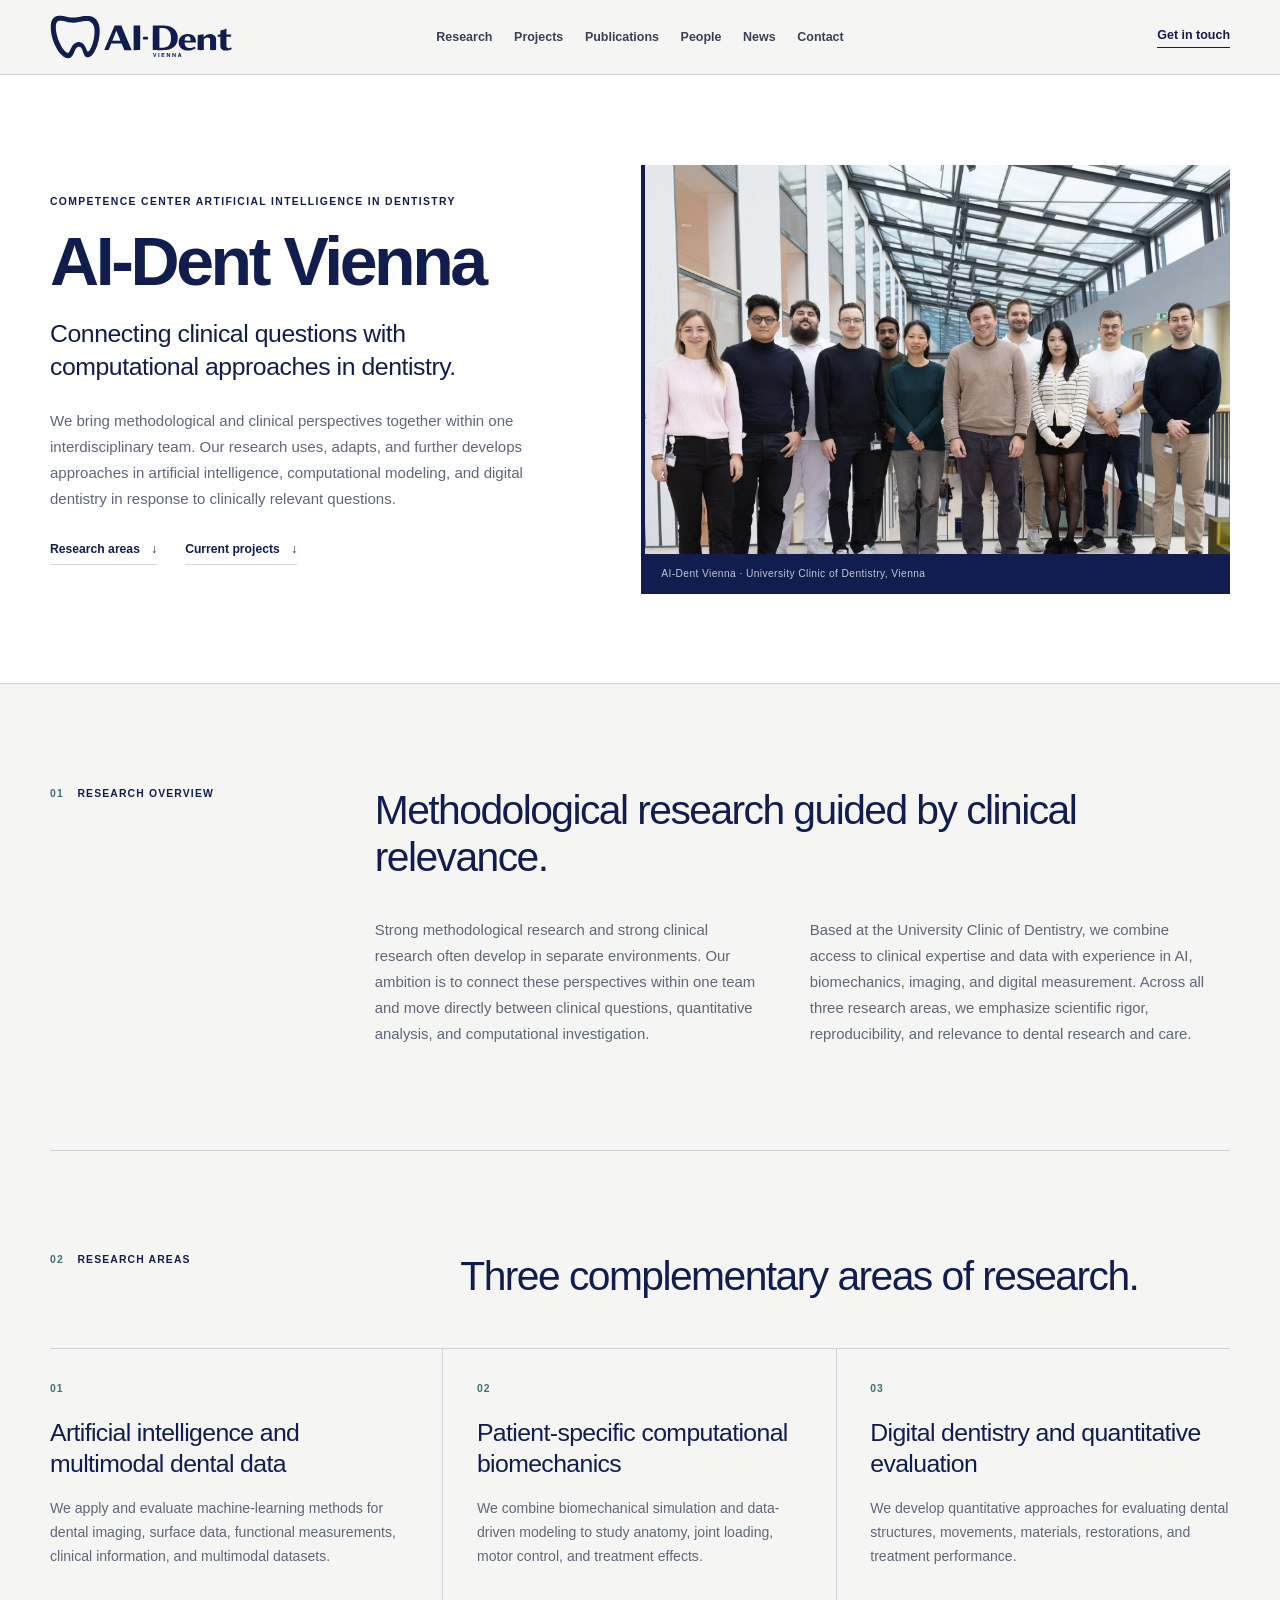
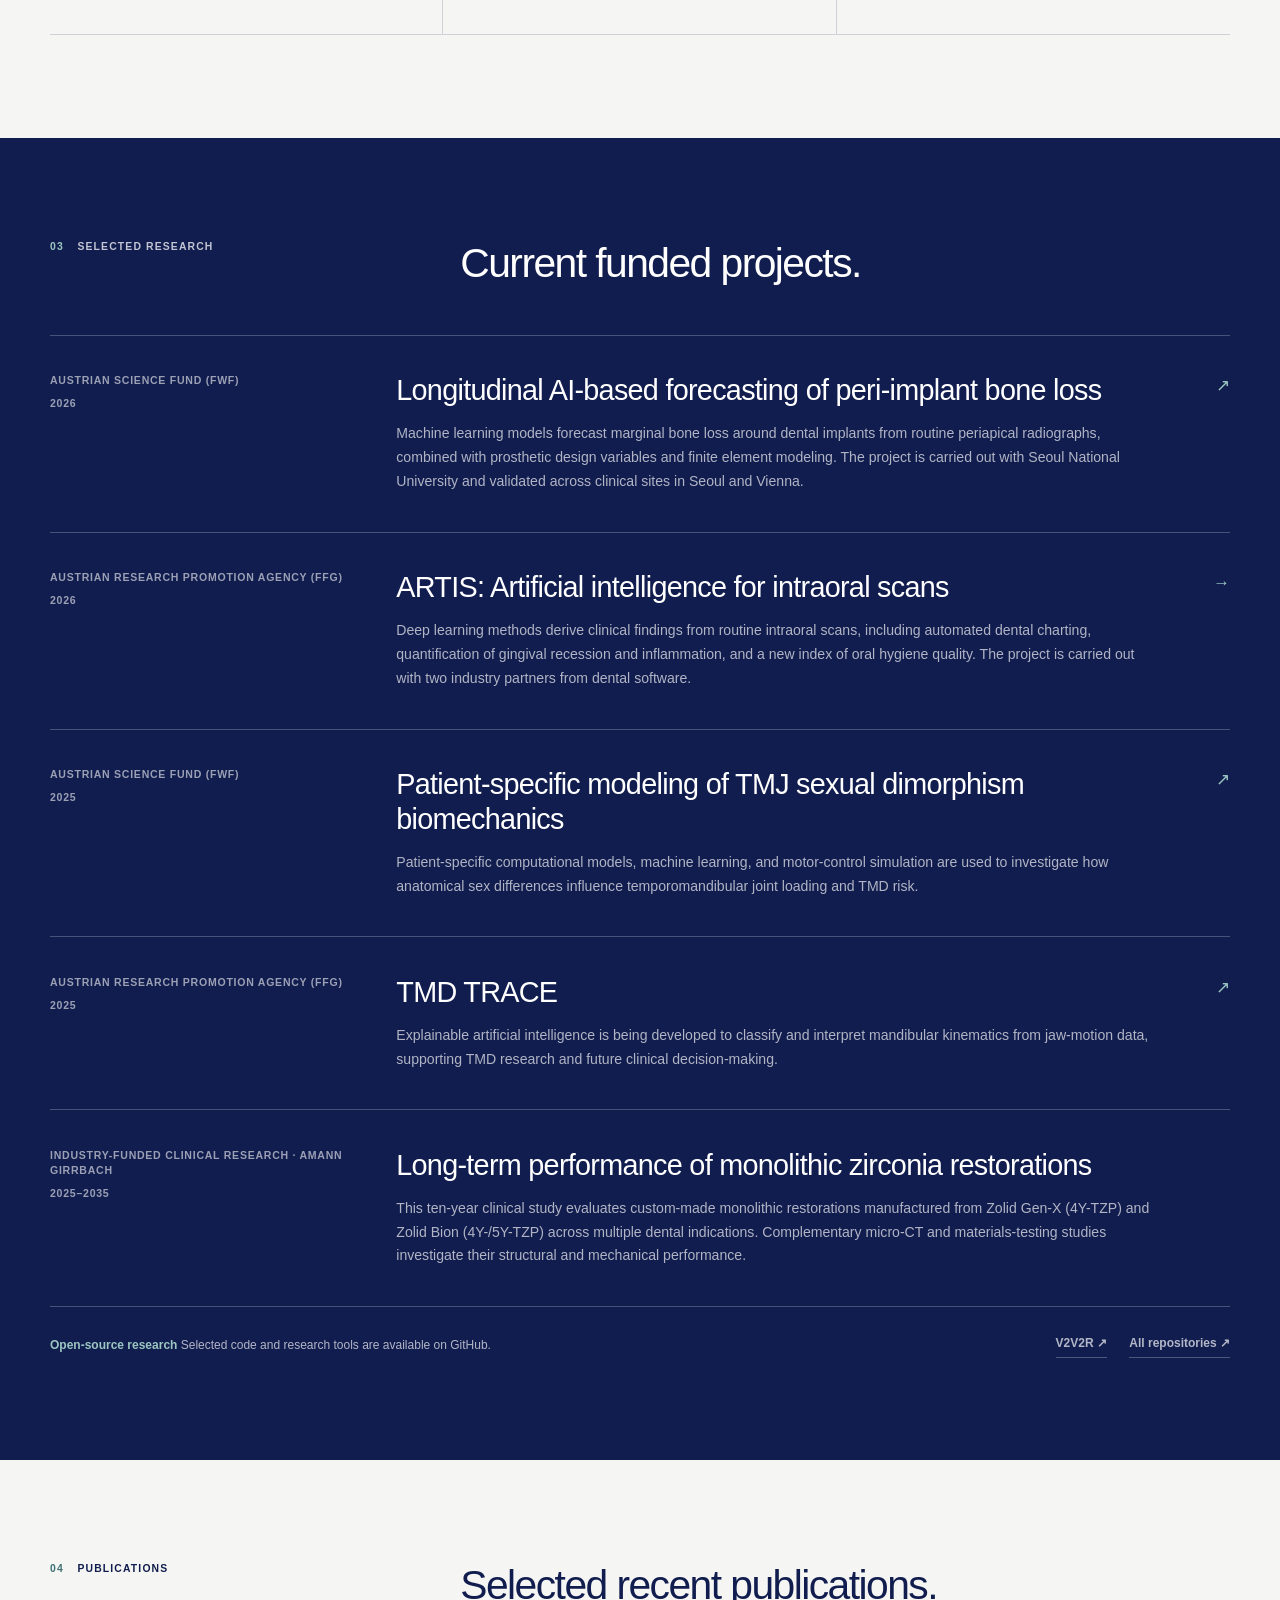
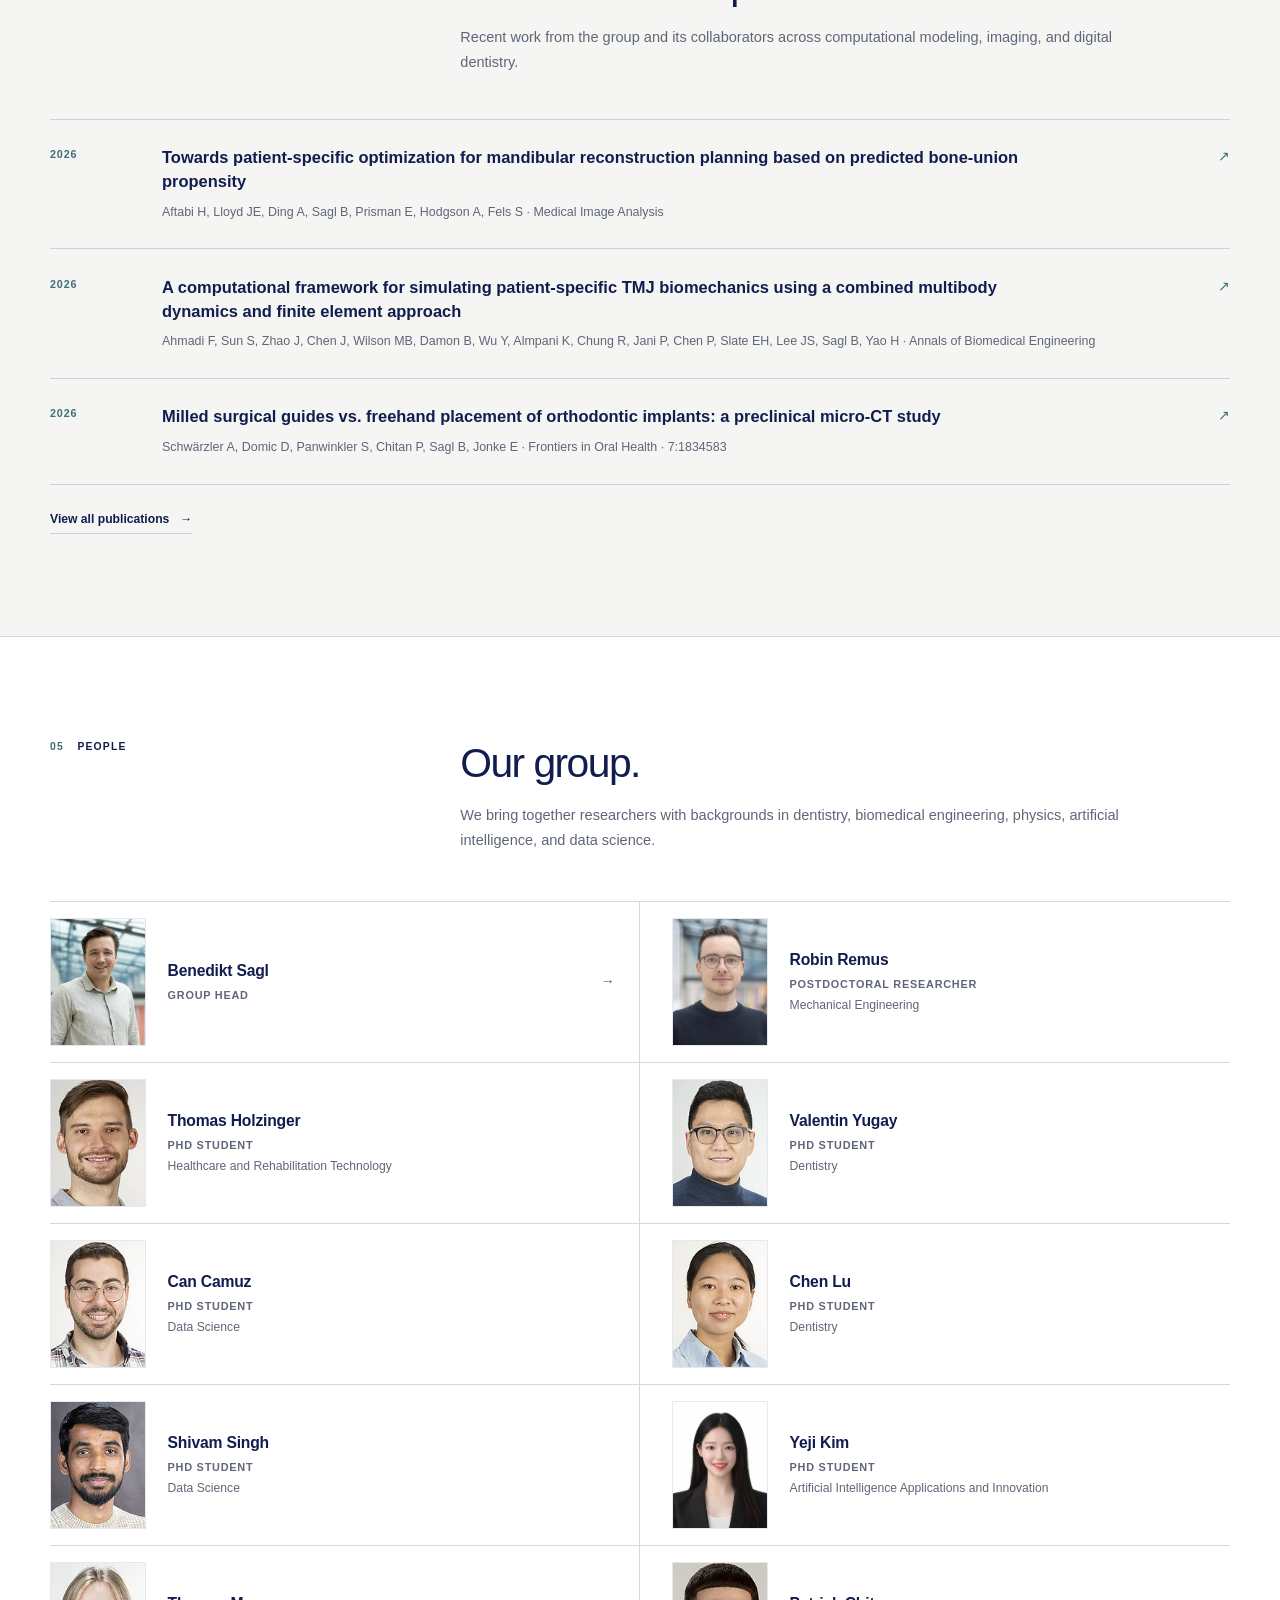
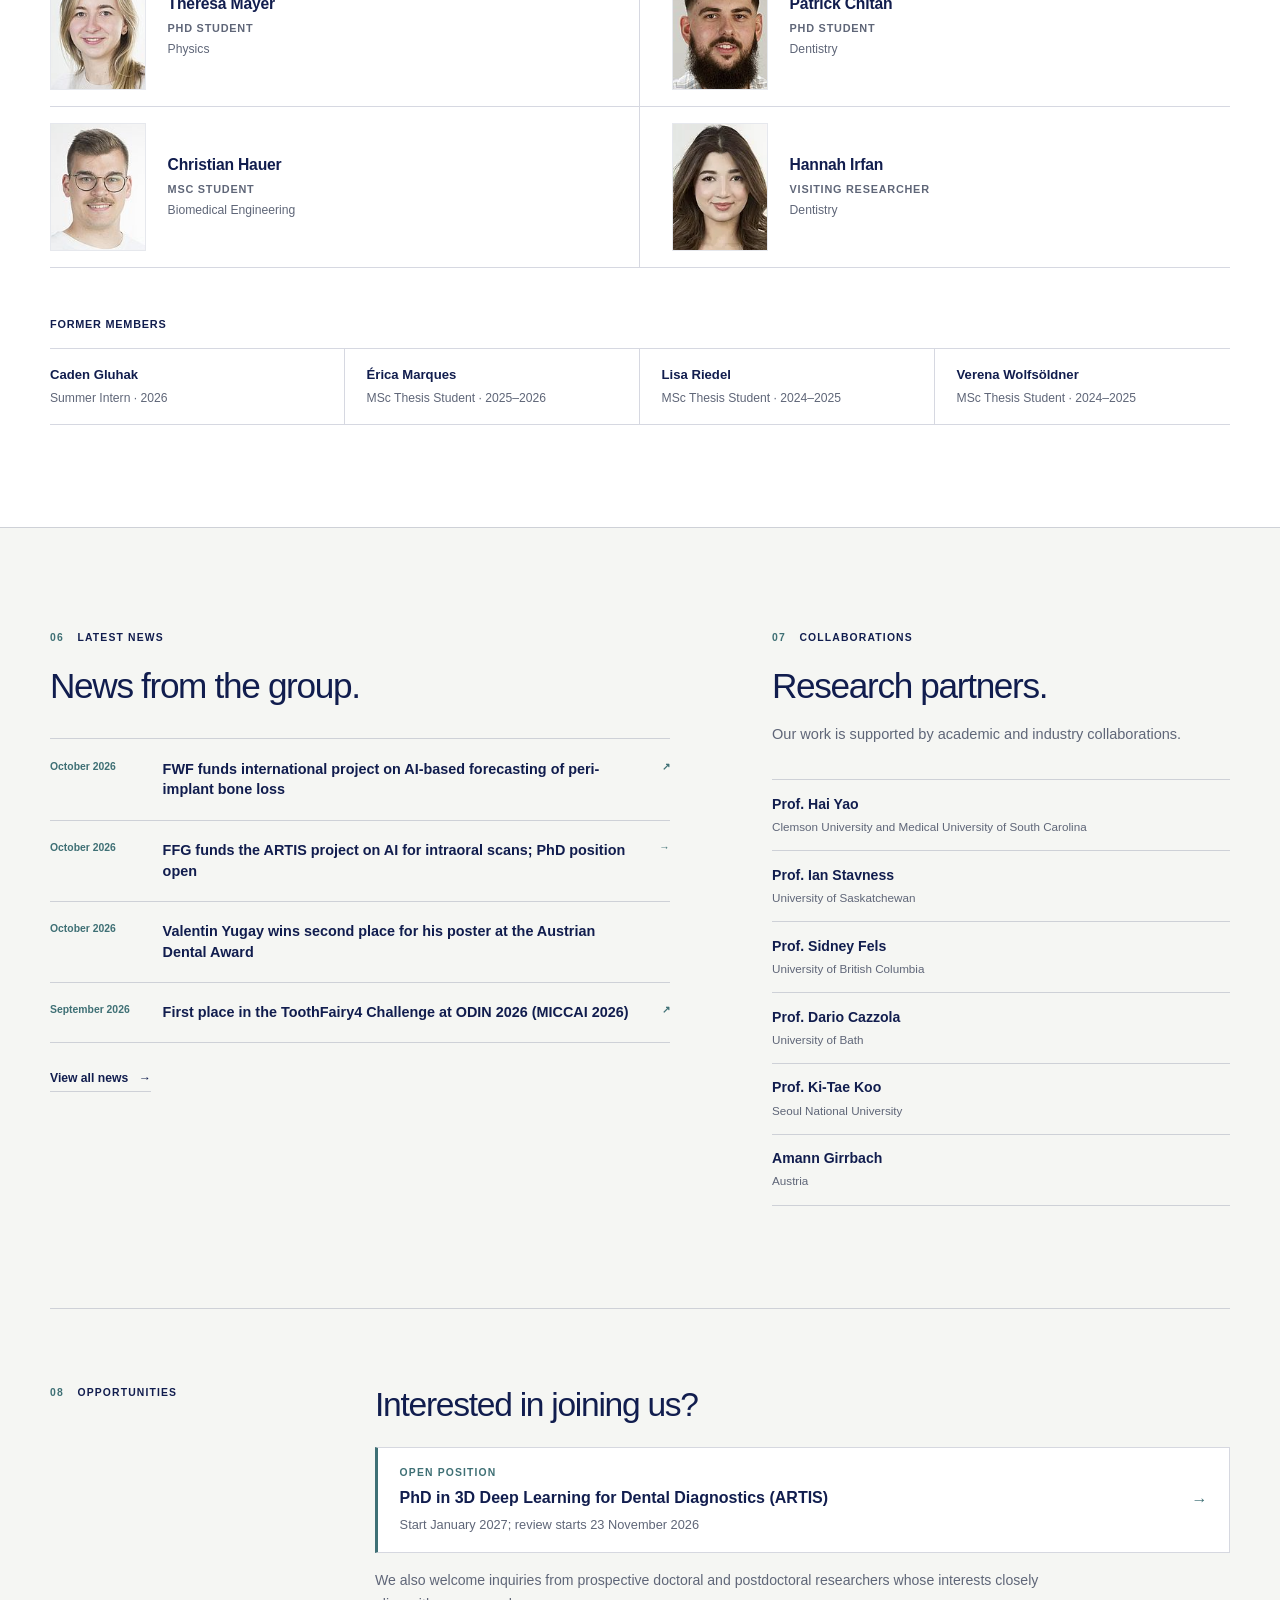
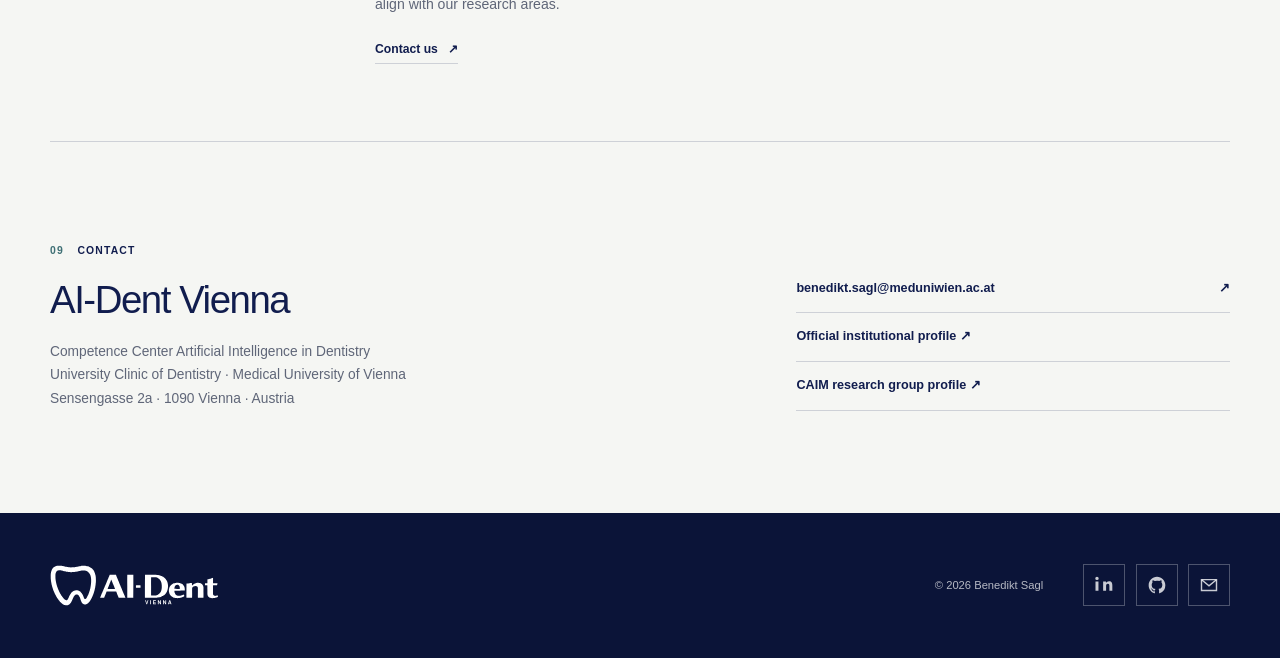
<file: index.html>
<!DOCTYPE html>
<html lang="en">
  <head>
    <meta charset="utf-8">
    <meta name="viewport" content="width=device-width, initial-scale=1">
    <link rel="preload" href="./brand/ai-dent-vienna-horizontal-navy.svg" as="image">
    <link rel="preload" href="./team/group.webp" as="image">
    <link rel="preload" href="./brand/ai-dent-vienna-horizontal-white.svg" as="image">
    <link rel="stylesheet" href="./_next/static/chunks/0bwqcjxw25rd7.css" data-precedence="next">
    <link rel="preload" as="script" fetchpriority="low" href="./_next/static/chunks/15xrurgzs99gv.js">
    <script src="./_next/static/chunks/0t2z5hkh7v~~b.js" async=""></script>
    <script src="./_next/static/chunks/07lhk_q6pmm3r.js" async=""></script>
    <script src="./_next/static/chunks/turbopack-08lz5pl99x_po.js" async=""></script>
    <script src="./_next/static/chunks/0dbhjjzl8qfwv.js" async=""></script>
    <title>AI-Dent Vienna | Artificial Intelligence in Dentistry</title>
    <meta name="description" content="AI-Dent Vienna is a research group led by Benedikt Sagl at the Medical University of Vienna, combining AI, computational biomechanics, and digital dentistry.">
    <link rel="canonical" href="https://aidentvienna.org/">
    <link rel="shortcut icon" href="./favicon.svg">
    <link rel="icon" href="./favicon.svg">
    <link rel="apple-touch-icon" href="./favicon.svg">
    <script src="./_next/static/chunks/03~yq9q893hmn.js" nomodule=""></script>
    <script type="application/ld+json">
      {
        "@context": "https://schema.org",
        "@type": "ResearchOrganization",
        "name": "AI-Dent Vienna",
        "alternateName": "Competence Center Artificial Intelligence in Dentistry",
        "url": "https://aidentvienna.org/",
        "email": "benedikt.sagl@meduniwien.ac.at",
        "parentOrganization": {
          "@type": "CollegeOrUniversity",
          "name": "Medical University of Vienna"
        },
        "founder": {
          "@type": "Person",
          "name": "Benedikt Sagl",
          "url": "https://aidentvienna.org/team/benedikt-sagl/"
        }
      }
    </script>
  </head>
  <body class="antialiased">
    <div hidden="">
      <!--$-->
      <!--/$-->
    </div>
    <a class="skip-link" href="#main-content">Skip to content</a>
    <header class="site-header">
      <div class="header-inner">
        <a class="brand-link" href="./" aria-label="AI-Dent Vienna home">
          <img src="./brand/ai-dent-vienna-horizontal-navy.svg" alt="AI-Dent Vienna" width="1260" height="300">
        </a>
        <nav class="desktop-nav" aria-label="Primary navigation">
          <a href="./#research">Research</a>
          <a href="./#projects">Projects</a>
          <a href="./publications/">Publications</a>
          <a href="./#team">People</a>
          <a href="./#news">News</a>
          <a href="./#contact">Contact</a>
        </nav>
        <a class="header-contact" href="mailto:benedikt.sagl@meduniwien.ac.at">Get in touch</a>
      </div>
      <nav class="mobile-nav" aria-label="Mobile navigation">
        <a href="./#research">Research</a>
        <a href="./#projects">Projects</a>
        <a href="./publications/">Publications</a>
        <a href="./#team">People</a>
        <a href="./#news">News</a>
        <a href="./#contact">Contact</a>
      </nav>
    </header>
    <main id="main-content">
      <section class="hero" id="top">
        <div class="hero-inner">
          <div class="hero-copy">
            <p class="eyebrow">Competence Center Artificial Intelligence in Dentistry</p>
            <h1>AI-Dent Vienna</h1>
            <p class="hero-statement">Connecting clinical questions with computational approaches in dentistry.</p>
            <p class="hero-intro">We bring methodological and clinical perspectives together within one interdisciplinary team. Our research uses, adapts, and further develops approaches in artificial intelligence, computational modeling, and digital dentistry in response to clinically relevant questions.</p>
            <div class="hero-links" aria-label="Explore the website">
              <a href="#research">Research areas <span aria-hidden="true">↓</span>
              </a>
              <a href="#projects">Current projects <span aria-hidden="true">↓</span>
              </a>
            </div>
          </div>
          <figure class="hero-photo">
            <img src="./team/group.webp" alt="Members of the AI-Dent Vienna research group at the University Clinic of Dentistry" width="2400" height="1600">
            <figcaption>AI-Dent Vienna · University Clinic of Dentistry, Vienna</figcaption>
          </figure>
        </div>
      </section>
      <section class="overview-section" id="about">
        <div class="section-label">
          <span>01</span>
          <p>Research overview</p>
        </div>
        <div class="overview-content">
          <h2>Methodological research guided by clinical relevance.</h2>
          <div class="overview-text">
            <p>Strong methodological research and strong clinical research often develop in separate environments. Our ambition is to connect these perspectives within one team and move directly between clinical questions, quantitative analysis, and computational investigation.</p>
            <p>Based at the University Clinic of Dentistry, we combine access to clinical expertise and data with experience in AI, biomechanics, imaging, and digital measurement. Across all three research areas, we emphasize scientific rigor, reproducibility, and relevance to dental research and care.</p>
          </div>
        </div>
      </section>
      <section class="research-section" id="research">
        <div class="section-heading">
          <div class="section-label">
            <span>02</span>
            <p>Research areas</p>
          </div>
          <h2>Three complementary areas of research.</h2>
        </div>
        <div class="research-grid">
          <article class="research-item">
            <span class="item-number">01</span>
            <h3>Artificial intelligence and multimodal dental data</h3>
            <p>We apply and evaluate machine-learning methods for dental imaging, surface data, functional measurements, clinical information, and multimodal datasets.</p>
          </article>
          <article class="research-item">
            <span class="item-number">02</span>
            <h3>Patient-specific computational biomechanics</h3>
            <p>We combine biomechanical simulation and data-driven modeling to study anatomy, joint loading, motor control, and treatment effects.</p>
          </article>
          <article class="research-item">
            <span class="item-number">03</span>
            <h3>Digital dentistry and quantitative evaluation</h3>
            <p>We develop quantitative approaches for evaluating dental structures, movements, materials, restorations, and treatment performance.</p>
          </article>
        </div>
      </section>
      <section class="projects-section" id="projects">
        <div class="projects-inner">
          <div class="section-heading projects-heading">
            <div class="section-label section-label-light">
              <span>03</span>
              <p>Selected research</p>
            </div>
            <h2>Current funded projects.</h2>
          </div>
          <div class="projects-list">
            <a href="https://doi.org/10.55776/PIN3987926" class="project-item" target="_blank" rel="noreferrer">
              <div class="project-meta">
                <span>Austrian Science Fund (FWF)</span>
                <span>2026</span>
              </div>
              <div class="project-copy">
                <h3>Longitudinal AI-based forecasting of peri-implant bone loss</h3>
                <p>Machine learning models forecast marginal bone loss around dental implants from routine periapical radiographs, combined with prosthetic design variables and finite element modeling. The project is carried out with Seoul National University and validated across clinical sites in Seoul and Vienna.</p>
              </div>
              <span class="project-arrow" aria-hidden="true">↗</span>
            </a>
            <a href="positions/artis-phd/" class="project-item">
              <div class="project-meta">
                <span>Austrian Research Promotion Agency (FFG)</span>
                <span>2026</span>
              </div>
              <div class="project-copy">
                <h3>ARTIS: Artificial intelligence for intraoral scans</h3>
                <p>Deep learning methods derive clinical findings from routine intraoral scans, including automated dental charting, quantification of gingival recession and inflammation, and a new index of oral hygiene quality. The project is carried out with two industry partners from dental software.</p>
              </div>
              <span class="project-arrow" aria-hidden="true">→</span>
            </a>
            <a href="https://www.meduniwien.ac.at/web/ueber-uns/news/2025/news-im-oktober-2025/fwf-foerdert-projekt-zu-geschlechterunterschieden-bei-kiefergelenkserkrankungen/" class="project-item" target="_blank" rel="noreferrer">
              <div class="project-meta">
                <span>Austrian Science Fund (FWF)</span>
                <span>2025</span>
              </div>
              <div class="project-copy">
                <h3>Patient-specific modeling of TMJ sexual dimorphism biomechanics</h3>
                <p>Patient-specific computational models, machine learning, and motor-control simulation are used to investigate how anatomical sex differences influence temporomandibular joint loading and TMD risk.</p>
              </div>
              <span class="project-arrow" aria-hidden="true">↗</span>
            </a>
            <a href="https://www.meduniwien.ac.at/web/ueber-uns/news/2025/news-im-juni-2025/benedikt-sagl-erhaelt-foerderung-des-ffg/" class="project-item" target="_blank" rel="noreferrer">
              <div class="project-meta">
                <span>Austrian Research Promotion Agency (FFG)</span>
                <span>2025</span>
              </div>
              <div class="project-copy">
                <h3>TMD TRACE</h3>
                <p>Explainable artificial intelligence is being developed to classify and interpret mandibular kinematics from jaw-motion data, supporting TMD research and future clinical decision-making.</p>
              </div>
              <span class="project-arrow" aria-hidden="true">↗</span>
            </a>
            <article class="project-item project-item-static">
              <div class="project-meta">
                <span>Industry-funded clinical research · Amann Girrbach</span>
                <span>2025–2035</span>
              </div>
              <div class="project-copy">
                <h3>Long-term performance of monolithic zirconia restorations</h3>
                <p>This ten-year clinical study evaluates custom-made monolithic restorations manufactured from Zolid Gen-X (4Y-TZP) and Zolid Bion (4Y-/5Y-TZP) across multiple dental indications. Complementary micro-CT and materials-testing studies investigate their structural and mechanical performance.</p>
              </div>
            </article>
          </div>
          <div class="open-source-row">
            <p>
              <span>Open-source research</span> Selected code and research tools are available on GitHub.</p>
            <div>
              <a href="https://github.com/CC-AIDent-Vienna/v2v2R" class="" target="_blank" rel="noreferrer">V2V2R ↗</a>
              <a href="https://github.com/orgs/CC-AIDent-Vienna/repositories" class="" target="_blank" rel="noreferrer">All repositories ↗</a>
            </div>
          </div>
        </div>
      </section>
      <section class="publications-section" id="publications">
        <div class="section-heading publications-heading">
          <div class="section-label">
            <span>04</span>
            <p>Publications</p>
          </div>
          <div>
            <h2>Selected recent publications.</h2>
            <p class="section-intro">Recent work from the group and its collaborators across computational modeling, imaging, and digital dentistry.</p>
          </div>
        </div>
        <div class="publication-list">
          <a href="https://www.sciencedirect.com/science/article/pii/S1361841526003506" class="publication-item publication-link" target="_blank" rel="noreferrer">
            <span>2026</span>
            <div>
              <h3>Towards patient-specific optimization for mandibular reconstruction planning based on predicted bone-union propensity</h3>
              <p>Aftabi H, Lloyd JE, Ding A, Sagl B, Prisman E, Hodgson A, Fels S · Medical Image Analysis</p>
            </div>
            <span class="publication-arrow" aria-hidden="true">↗</span>
          </a>
          <a href="https://doi.org/10.1007/s10439-026-04020-0" class="publication-item publication-link" target="_blank" rel="noreferrer">
            <span>2026</span>
            <div>
              <h3>A computational framework for simulating patient-specific TMJ biomechanics using a combined multibody dynamics and finite element approach</h3>
              <p>Ahmadi F, Sun S, Zhao J, Chen J, Wilson MB, Damon B, Wu Y, Almpani K, Chung R, Jani P, Chen P, Slate EH, Lee JS, Sagl B, Yao H · Annals of Biomedical Engineering</p>
            </div>
            <span class="publication-arrow" aria-hidden="true">↗</span>
          </a>
          <a href="https://doi.org/10.3389/froh.2026.1834583" class="publication-item publication-link" target="_blank" rel="noreferrer">
            <span>2026</span>
            <div>
              <h3>Milled surgical guides vs. freehand placement of orthodontic implants: a preclinical micro-CT study</h3>
              <p>Schwärzler A, Domic D, Panwinkler S, Chitan P, Sagl B, Jonke E · Frontiers in Oral Health · 7:1834583</p>
            </div>
            <span class="publication-arrow" aria-hidden="true">↗</span>
          </a>
        </div>
        <a href="./publications/" class="text-link">View all publications <span aria-hidden="true">→</span>
        </a>
      </section>
      <section class="team-section" id="team">
        <div class="team-inner">
          <div class="section-heading team-heading">
            <div class="section-label">
              <span>05</span>
              <p>People</p>
            </div>
            <div>
              <h2>Our group.</h2>
              <p class="section-intro">We bring together researchers with backgrounds in dentistry, biomedical engineering, physics, artificial intelligence, and data science.</p>
            </div>
          </div>
          <div class="team-grid">
            <a class="person-card person-card-link" href="./team/benedikt-sagl/">
              <img src="./team/benedikt-sagl.webp" alt="Portrait of Benedikt Sagl" width="160" height="160" loading="lazy">
              <div class="person-copy">
                <h3>Benedikt Sagl</h3>
                <p class="person-role">Group Head</p>
              </div>
              <span class="person-card-arrow" aria-hidden="true">→</span>
              <span class="sr-only">View the brief CV of <!-- -->Benedikt Sagl</span>
            </a>
            <article class="person-card">
              <img src="./team/robin-remus.webp" alt="Portrait of Robin Remus" width="160" height="160" loading="lazy">
              <div class="person-copy">
                <h3>Robin Remus</h3>
                <p class="person-role">Postdoctoral Researcher</p>
                <p class="person-background">Mechanical Engineering</p>
              </div>
            </article>
            <article class="person-card">
              <img src="./team/thomas-holzinger.jpg" alt="Portrait of Thomas Holzinger" width="160" height="160" loading="lazy">
              <div class="person-copy">
                <h3>Thomas Holzinger</h3>
                <p class="person-role">PhD Student</p>
                <p class="person-background">Healthcare and Rehabilitation Technology</p>
              </div>
            </article>
            <article class="person-card">
              <img src="./team/valentin-yugay.jpg" alt="Portrait of Valentin Yugay" width="160" height="160" loading="lazy">
              <div class="person-copy">
                <h3>Valentin Yugay</h3>
                <p class="person-role">PhD Student</p>
                <p class="person-background">Dentistry</p>
              </div>
            </article>
            <article class="person-card">
              <img src="./team/can-camuz.jpg" alt="Portrait of Can Camuz" width="160" height="160" loading="lazy">
              <div class="person-copy">
                <h3>Can Camuz</h3>
                <p class="person-role">PhD Student</p>
                <p class="person-background">Data Science</p>
              </div>
            </article>
            <article class="person-card">
              <img src="./team/chen-lu.jpg" alt="Portrait of Chen Lu" width="160" height="160" loading="lazy">
              <div class="person-copy">
                <h3>Chen Lu</h3>
                <p class="person-role">PhD Student</p>
                <p class="person-background">Dentistry</p>
              </div>
            </article>
            <article class="person-card">
              <img src="./team/shivam-singh.jpg" alt="Portrait of Shivam Singh" width="160" height="160" loading="lazy">
              <div class="person-copy">
                <h3>Shivam Singh</h3>
                <p class="person-role">PhD Student</p>
                <p class="person-background">Data Science</p>
              </div>
            </article>
            <article class="person-card">
              <img src="./team/yeji-kim.webp" alt="Portrait of Yeji Kim" width="160" height="160" loading="lazy">
              <div class="person-copy">
                <h3>Yeji Kim</h3>
                <p class="person-role">PhD Student</p>
                <p class="person-background">Artificial Intelligence Applications and Innovation</p>
              </div>
            </article>
            <article class="person-card">
              <img src="./team/theresa-mayer.jpg" alt="Portrait of Theresa Mayer" width="160" height="160" loading="lazy">
              <div class="person-copy">
                <h3>Theresa Mayer</h3>
                <p class="person-role">PhD Student</p>
                <p class="person-background">Physics</p>
              </div>
            </article>
            <article class="person-card">
              <img src="./team/patrick-chitan.png" alt="Portrait of Patrick Chitan" width="160" height="160" loading="lazy">
              <div class="person-copy">
                <h3>Patrick Chitan</h3>
                <p class="person-role">PhD Student</p>
                <p class="person-background">Dentistry</p>
              </div>
            </article>
            <article class="person-card">
              <img src="./team/christian-hauer.png" alt="Portrait of Christian Hauer" width="160" height="160" loading="lazy">
              <div class="person-copy">
                <h3>Christian Hauer</h3>
                <p class="person-role">MSc Student</p>
                <p class="person-background">Biomedical Engineering</p>
              </div>
            </article>                      
          <article class="person-card">
            <img src="./team/hannah-irfan.webp" alt="Portrait of Hannah Irfan" width="160" height="160" loading="lazy">
            <div class="person-copy">
              <h3>Hannah Irfan</h3>
              <p class="person-role">Visiting Researcher</p>
              <p class="person-background">Dentistry</p>
          </div>
          </article>
          </div>
          <div class="former-members">
            <h3>Former members</h3>
            <ul class="former-members-list">
              <li>
                <span class="former-member-name">Caden Gluhak</span>
                <span class="former-member-details">Summer Intern · 2026</span>
              </li>
              <li>
                <span class="former-member-name">Érica Marques</span>
                <span class="former-member-details">MSc Thesis Student · 2025–2026</span>
              </li>
              <li>
                <span class="former-member-name">Lisa Riedel</span>
                <span class="former-member-details">MSc Thesis Student · 2024–2025</span>
              </li>
              <li>
                <span class="former-member-name">Verena Wolfsöldner</span>
                <span class="former-member-details">MSc Thesis Student · 2024–2025</span>
              </li>
            </ul>
          </div>
        </div>
      </section>
      <section class="updates-section" id="news">
        <div class="updates-grid">
          <div class="news-column">
            <div class="section-label compact-label">
              <span>06</span>
              <p>Latest news</p>
            </div>
            <h2>News from the group.</h2>
            <div class="news-list">
              <a href="https://doi.org/10.55776/PIN3987926" class="news-item" target="_blank" rel="noreferrer">
                <span>October 2026</span>
                <h3>FWF funds international project on AI-based forecasting of peri-implant bone loss</h3>
                <span aria-hidden="true">↗</span>
              </a>
              <a href="positions/artis-phd/" class="news-item">
                <span>October 2026</span>
                <h3>FFG funds the ARTIS project on AI for intraoral scans; PhD position open</h3>
                <span aria-hidden="true">→</span>
              </a>
              <div class="news-item">
                <span>October 2026</span>
                <h3>Valentin Yugay wins second place for his poster at the Austrian Dental Award</h3>
                <span aria-hidden="true"></span>
              </div>
              <a href="https://odin2026.grand-challenge.org/challenge-winners/" class="news-item" target="_blank" rel="noreferrer">
                <span>September 2026</span>
                <h3>First place in the ToothFairy4 Challenge at ODIN 2026 (MICCAI 2026)</h3>
                <span aria-hidden="true">↗</span>
              </a>
            </div>
            <a class="text-link" href="news/">View all news <span aria-hidden="true">→</span></a>
          </div>
          <div class="collaborators-column">
            <div class="section-label compact-label">
              <span>07</span>
              <p>Collaborations</p>
            </div>
            <h2>Research partners.</h2>
            <p class="section-intro">Our work is supported by academic and industry collaborations.</p>
            <div class="collaborator-list">
              <div class="collaborator-item">
                <h3>Prof. Hai Yao</h3>
                <p>Clemson University and Medical University of South Carolina</p>
              </div>
              <div class="collaborator-item">
                <h3>Prof. Ian Stavness</h3>
                <p>University of Saskatchewan</p>
              </div>
              <div class="collaborator-item">
                <h3>Prof. Sidney Fels</h3>
                <p>University of British Columbia</p>
              </div>
              <div class="collaborator-item">
                <h3>Prof. Dario Cazzola</h3>
                <p>University of Bath</p>
              </div>
              <div class="collaborator-item">
                <h3>Prof. Ki-Tae Koo</h3>
                <p>Seoul National University</p>
              </div>
              <div class="collaborator-item">
                <h3>Amann Girrbach</h3>
                <p>Austria</p>
              </div>
            </div>
          </div>
        </div>
      </section>
      <section class="opportunities-section" id="opportunities">
        <div class="section-label">
          <span>08</span>
          <p>Opportunities</p>
        </div>
        <div>
          <h2>Interested in joining us?</h2>
          <a class="job-card" href="positions/artis-phd/">
            <span class="job-card-label">Open position</span>
            <h3>PhD in 3D Deep Learning for Dental Diagnostics (ARTIS)</h3>
            <span class="job-card-meta">Start January 2027; review starts 23 November 2026</span>
            <span class="job-card-arrow" aria-hidden="true">→</span>
          </a>
          <p>We also welcome inquiries from prospective doctoral and postdoctoral researchers whose interests closely align with our research areas.</p>
        </div>
        <a class="text-link" href="mailto:benedikt.sagl@meduniwien.ac.at">Contact us <span aria-hidden="true">↗</span>
        </a>
      </section>
      <section class="contact-section" id="contact">
        <div>
          <div class="section-label contact-label">
            <span>09</span>
            <p>Contact</p>
          </div>
          <h2>AI-Dent Vienna</h2>
          <p>Competence Center Artificial Intelligence in Dentistry<br>University Clinic of Dentistry · Medical University of Vienna<br>Sensengasse 2a · 1090 Vienna · Austria</p>
        </div>
        <div class="contact-links">
          <a href="mailto:benedikt.sagl@meduniwien.ac.at">benedikt.sagl@meduniwien.ac.at <span aria-hidden="true">↗</span>
          </a>
          <a href="https://www.unizahnklinik-wien.at/forschung/grundlagenforschung/competence-center-artificial-intelligence/" class="" target="_blank" rel="noreferrer">Official institutional profile ↗</a>
          <a href="https://caim.meduniwien.ac.at/en/labs/ai-dent-sagl-group/" class="" target="_blank" rel="noreferrer">CAIM research group profile ↗</a>
        </div>
      </section>
    </main>
    <footer class="site-footer">
      <div class="footer-inner">
        <img src="./brand/ai-dent-vienna-horizontal-white.svg" alt="AI-Dent Vienna" width="1260" height="300">
        <p>© <!-- -->2026<!-- --> Benedikt Sagl</p>
        <div class="social-links" aria-label="AI-Dent Vienna online">
          <a href="https://www.linkedin.com/in/benedikt-sagl/" class="social-link" target="_blank" rel="noreferrer">
            <svg viewbox="0 0 24 24" aria-hidden="true">
              <path fill="currentColor" d="M5.35 7.65H1.8V19h3.55V7.65ZM3.58 2A2.06 2.06 0 1 0 3.6 6.12 2.06 2.06 0 0 0 3.58 2ZM18.08 7.38a4.08 4.08 0 0 0-3.67 2.02h-.05V7.65h-3.4V19h3.54v-5.62c0-1.48.28-2.92 2.12-2.92 1.82 0 1.84 1.7 1.84 3.02V19H22v-6.23c0-3.06-.66-5.39-3.92-5.39Z"></path>
            </svg>
            <span class="sr-only">Benedikt Sagl on LinkedIn</span>
          </a>
          <a href="https://github.com/CC-AIDent-Vienna" class="social-link" target="_blank" rel="noreferrer">
            <svg viewbox="0 0 24 24" aria-hidden="true">
              <path fill="currentColor" d="M12 2C6.48 2 2 6.6 2 12.27c0 4.53 2.87 8.38 6.84 9.74.5.1.68-.22.68-.49v-1.91c-2.78.62-3.37-1.2-3.37-1.2-.45-1.18-1.11-1.5-1.11-1.5-.91-.64.07-.62.07-.62 1 .08 1.53 1.06 1.53 1.06.9 1.57 2.35 1.12 2.92.85.09-.67.35-1.12.64-1.38-2.22-.26-4.56-1.14-4.56-5.08 0-1.12.39-2.04 1.03-2.76-.1-.26-.45-1.31.1-2.72 0 0 .84-.28 2.75 1.05A9.34 9.34 0 0 1 12 6.97c.85 0 1.69.12 2.49.34 1.91-1.33 2.75-1.05 2.75-1.05.55 1.41.2 2.46.1 2.72.64.72 1.03 1.64 1.03 2.76 0 3.95-2.34 4.82-4.57 5.07.36.32.68.95.68 1.91v2.8c0 .27.18.59.69.49A10.25 10.25 0 0 0 22 12.27C22 6.6 17.52 2 12 2Z"></path>
            </svg>
            <span class="sr-only">AI-Dent Vienna on GitHub</span>
          </a>
          <a href="mailto:benedikt.sagl@meduniwien.ac.at" class="social-link">
            <svg viewbox="0 0 24 24" aria-hidden="true" fill="none">
              <path d="M3 5.5h18v13H3z" stroke="currentColor"></path>
              <path d="m3.5 6 8.5 7 8.5-7" stroke="currentColor"></path>
            </svg>
            <span class="sr-only">Email AI-Dent Vienna</span>
          </a>
        </div>
      </div>
    </footer>
    <!--$-->
    <!--/$-->
    <script src="./_next/static/chunks/15xrurgzs99gv.js" id="_R_" async=""></script>
    <script>(self.__next_f=self.__next_f||[]).push([0])</script>
    <script>self.__next_f.push([1,"1:\"$Sreact.fragment\"\n2:I[39756,[\"/_next/static/chunks/0dbhjjzl8qfwv.js\"],\"default\"]\n3:I[37457,[\"/_next/static/chunks/0dbhjjzl8qfwv.js\"],\"default\"]\n10:I[68027,[\"/_next/static/chunks/0dbhjjzl8qfwv.js\"],\"default\",1]\n:HL[\"/_next/static/chunks/0bwqcjxw25rd7.css\",\"style\"]\n:HL[\"/brand/ai-dent-vienna-horizontal-navy.svg\",\"image\"]\n:HL[\"/team/group.webp\",\"image\"]\n"])</script>
    <script>self.__next_f.push([1,"0:{\"P\":null,\"c\":[\"\",\"\"],\"q\":\"\",\"i\":false,\"f\":[[[\"\",{\"children\":[\"__PAGE__\",{}]},\"$undefined\",\"$undefined\",16],[[\"$\",\"$1\",\"c\",{\"children\":[[[\"$\",\"link\",\"0\",{\"rel\":\"stylesheet\",\"href\":\"/_next/static/chunks/0bwqcjxw25rd7.css\",\"precedence\":\"next\",\"crossOrigin\":\"$undefined\",\"nonce\":\"$undefined\"}],[\"$\",\"script\",\"script-0\",{\"src\":\"/_next/static/chunks/0dbhjjzl8qfwv.js\",\"async\":true,\"nonce\":\"$undefined\"}]],[\"$\",\"html\",null,{\"lang\":\"en\",\"children\":[\"$\",\"body\",null,{\"className\":\"antialiased\",\"children\":[\"$\",\"$L2\",null,{\"parallelRouterKey\":\"children\",\"error\":\"$undefined\",\"errorStyles\":\"$undefined\",\"errorScripts\":\"$undefined\",\"template\":[\"$\",\"$L3\",null,{}],\"templateStyles\":\"$undefined\",\"templateScripts\":\"$undefined\",\"notFound\":[[[\"$\",\"title\",null,{\"children\":\"404: This page could not be found.\"}],[\"$\",\"div\",null,{\"style\":{\"fontFamily\":\"system-ui,\\\"Segoe UI\\\",Roboto,Helvetica,Arial,sans-serif,\\\"Apple Color Emoji\\\",\\\"Segoe UI Emoji\\\"\",\"height\":\"100vh\",\"textAlign\":\"center\",\"display\":\"flex\",\"flexDirection\":\"column\",\"alignItems\":\"center\",\"justifyContent\":\"center\"},\"children\":[\"$\",\"div\",null,{\"children\":[[\"$\",\"style\",null,{\"dangerouslySetInnerHTML\":{\"__html\":\"body{color:#000;background:#fff;margin:0}.next-error-h1{border-right:1px solid rgba(0,0,0,.3)}@media (prefers-color-scheme:dark){body{color:#fff;background:#000}.next-error-h1{border-right:1px solid rgba(255,255,255,.3)}}\"}}],[\"$\",\"h1\",null,{\"className\":\"next-error-h1\",\"style\":{\"display\":\"inline-block\",\"margin\":\"0 20px 0 0\",\"padding\":\"0 23px 0 0\",\"fontSize\":24,\"fontWeight\":500,\"verticalAlign\":\"top\",\"lineHeight\":\"49px\"},\"children\":404}],[\"$\",\"div\",null,{\"style\":{\"display\":\"inline-block\"},\"children\":[\"$\",\"h2\",null,{\"style\":{\"fontSize\":14,\"fontWeight\":400,\"lineHeight\":\"49px\",\"margin\":0},\"children\":\"This page could not be found.\"}]}]]}]}]],[]],\"forbidden\":\"$undefined\",\"unauthorized\":\"$undefined\"}]}]}]]}],{\"children\":[[\"$\",\"$1\",\"c\",{\"children\":[[[\"$\",\"a\",null,{\"className\":\"skip-link\",\"href\":\"#main-content\",\"children\":\"Skip to content\"}],[\"$\",\"header\",null,{\"className\":\"site-header\",\"children\":[[\"$\",\"div\",null,{\"className\":\"header-inner\",\"children\":[[\"$\",\"a\",null,{\"className\":\"brand-link\",\"href\":\"/\",\"aria-label\":\"AI-Dent Vienna home\",\"children\":[\"$\",\"img\",null,{\"src\":\"/brand/ai-dent-vienna-horizontal-navy.svg\",\"alt\":\"AI-Dent Vienna\",\"width\":\"1260\",\"height\":\"300\"}]}],[\"$\",\"nav\",null,{\"className\":\"desktop-nav\",\"aria-label\":\"Primary navigation\",\"children\":[[\"$\",\"a\",null,{\"href\":\"/#research\",\"children\":\"Research\"}],[\"$\",\"a\",null,{\"href\":\"/#projects\",\"children\":\"Projects\"}],[\"$\",\"a\",null,{\"href\":\"/publications\",\"children\":\"Publications\"}],[\"$\",\"a\",null,{\"href\":\"/#team\",\"children\":\"People\"}],[\"$\",\"a\",null,{\"href\":\"/#news\",\"children\":\"News\"}],[\"$\",\"a\",null,{\"href\":\"/#contact\",\"children\":\"Contact\"}]]}],[\"$\",\"a\",null,{\"className\":\"header-contact\",\"href\":\"mailto:benedikt.sagl@meduniwien.ac.at\",\"children\":\"Get in touch\"}]]}],[\"$\",\"nav\",null,{\"className\":\"mobile-nav\",\"aria-label\":\"Mobile navigation\",\"children\":[[\"$\",\"a\",null,{\"href\":\"/#research\",\"children\":\"Research\"}],[\"$\",\"a\",null,{\"href\":\"/#projects\",\"children\":\"Projects\"}],[\"$\",\"a\",null,{\"href\":\"/publications\",\"children\":\"Publications\"}],[\"$\",\"a\",null,{\"href\":\"/#team\",\"children\":\"People\"}],[\"$\",\"a\",null,{\"href\":\"/#news\",\"children\":\"News\"}],[\"$\",\"a\",null,{\"href\":\"/#contact\",\"children\":\"Contact\"}]]}]]}],[\"$\",\"main\",null,{\"id\":\"main-content\",\"children\":[[\"$\",\"section\",null,{\"className\":\"hero\",\"id\":\"top\",\"children\":[\"$\",\"div\",null,{\"className\":\"hero-inner\",\"children\":[[\"$\",\"div\",null,{\"className\":\"hero-copy\",\"children\":[[\"$\",\"p\",null,{\"className\":\"eyebrow\",\"children\":\"Competence Center Artificial Intelligence in Dentistry\"}],[\"$\",\"h1\",null,{\"children\":\"AI-Dent Vienna\"}],[\"$\",\"p\",null,{\"className\":\"hero-statement\",\"children\":\"Connecting clinical questions with computational approaches in dentistry.\"}],[\"$\",\"p\",null,{\"className\":\"hero-intro\",\"children\":\"We bring methodological and clinical perspectives together within one interdisciplinary team. Our research uses, adapts, and further develops approaches in artificial intelligence, computational modeling, and digital dentistry in response to clinically relevant questions.\"}],[\"$\",\"div\",null,{\"className\":\"hero-links\",\"aria-label\":\"Explore the website\",\"children\":[[\"$\",\"a\",null,{\"href\":\"#research\",\"children\":[\"Research areas \",[\"$\",\"span\",null,{\"aria-hidden\":\"true\",\"children\":\"↓\"}]]}],[\"$\",\"a\",null,{\"href\":\"#projects\",\"children\":[\"Current projects \",[\"$\",\"span\",null,{\"aria-hidden\":\"true\",\"children\":\"↓\"}]]}]]}]]}],[\"$\",\"figure\",null,{\"className\":\"hero-photo\",\"children\":[[\"$\",\"img\",null,{\"src\":\"/team/group.webp\",\"alt\":\"Members of the AI-Dent Vienna research group at the University Clinic of Dentistry\",\"width\":\"2400\",\"height\":\"1600\"}],\"$L4\"]}]]}]}],\"$L5\",\"$L6\",\"$L7\",\"$L8\",\"$L9\",\"$La\",\"$Lb\",\"$Lc\"]}],\"$Ld\"],null,\"$Le\"]}],{},null,false,null]},null,false,null],\"$Lf\",false]],\"m\":\"$undefined\",\"G\":[\"$10\",[\"$L11\"]],\"S\":true,\"h\":null,\"s\":\"$undefined\",\"l\":\"$undefined\",\"p\":\"$undefined\",\"d\":\"$undefined\",\"b\":\"wd0xWJQnYktEUK6Ac0LHb\"}\n"])</script>
    <script>self.__next_f.push([1,"15:I[97367,[\"/_next/static/chunks/0dbhjjzl8qfwv.js\"],\"OutletBoundary\"]\n16:\"$Sreact.suspense\"\n18:I[97367,[\"/_next/static/chunks/0dbhjjzl8qfwv.js\"],\"ViewportBoundary\"]\n1a:I[97367,[\"/_next/static/chunks/0dbhjjzl8qfwv.js\"],\"MetadataBoundary\"]\n:HL[\"/brand/ai-dent-vienna-horizontal-white.svg\",\"image\"]\n4:[\"$\",\"figcaption\",null,{\"children\":\"AI-Dent Vienna · University Clinic of Dentistry, Vienna\"}]\n5:[\"$\",\"section\",null,{\"className\":\"overview-section\",\"id\":\"about\",\"children\":[[\"$\",\"div\",null,{\"className\":\"section-label\",\"children\":[[\"$\",\"span\",null,{\"children\":\"01\"}],[\"$\",\"p\",null,{\"children\":\"Research overview\"}]]}],[\"$\",\"div\",null,{\"className\":\"overview-content\",\"children\":[[\"$\",\"h2\",null,{\"children\":\"Methodological research guided by clinical relevance.\"}],[\"$\",\"div\",null,{\"className\":\"overview-text\",\"children\":[[\"$\",\"p\",null,{\"children\":\"Strong methodological research and strong clinical research often develop in separate environments. Our ambition is to connect these perspectives within one team and move directly between clinical questions, quantitative analysis, and computational investigation.\"}],[\"$\",\"p\",null,{\"children\":\"Based at the University Clinic of Dentistry, we combine access to clinical expertise and data with experience in AI, biomechanics, imaging, and digital measurement. Across all three research areas, we emphasize scientific rigor, reproducibility, and relevance to dental research and care.\"}]]}]]}]]}]\n"])</script>
    <script>self.__next_f.push([1,"6:[\"$\",\"section\",null,{\"className\":\"research-section\",\"id\":\"research\",\"children\":[[\"$\",\"div\",null,{\"className\":\"section-heading\",\"children\":[[\"$\",\"div\",null,{\"className\":\"section-label\",\"children\":[[\"$\",\"span\",null,{\"children\":\"02\"}],[\"$\",\"p\",null,{\"children\":\"Research areas\"}]]}],[\"$\",\"h2\",null,{\"children\":\"Three complementary areas of research.\"}]]}],[\"$\",\"div\",null,{\"className\":\"research-grid\",\"children\":[[\"$\",\"article\",\"01\",{\"className\":\"research-item\",\"children\":[[\"$\",\"span\",null,{\"className\":\"item-number\",\"children\":\"01\"}],[\"$\",\"h3\",null,{\"children\":\"Artificial intelligence and multimodal dental data\"}],[\"$\",\"p\",null,{\"children\":\"We apply and evaluate machine-learning methods for dental imaging, surface data, functional measurements, clinical information, and multimodal datasets.\"}]]}],[\"$\",\"article\",\"02\",{\"className\":\"research-item\",\"children\":[[\"$\",\"span\",null,{\"className\":\"item-number\",\"children\":\"02\"}],[\"$\",\"h3\",null,{\"children\":\"Patient-specific computational biomechanics\"}],[\"$\",\"p\",null,{\"children\":\"We combine biomechanical simulation and data-driven modeling to study anatomy, joint loading, motor control, and treatment effects.\"}]]}],[\"$\",\"article\",\"03\",{\"className\":\"research-item\",\"children\":[[\"$\",\"span\",null,{\"className\":\"item-number\",\"children\":\"03\"}],[\"$\",\"h3\",null,{\"children\":\"Digital dentistry and quantitative evaluation\"}],[\"$\",\"p\",null,{\"children\":\"We develop quantitative approaches for evaluating dental structures, movements, materials, restorations, and treatment performance.\"}]]}]]}]]}]\n"])</script>
    <script>self.__next_f.push([1,"7:[\"$\",\"section\",null,{\"className\":\"projects-section\",\"id\":\"projects\",\"children\":[\"$\",\"div\",null,{\"className\":\"projects-inner\",\"children\":[[\"$\",\"div\",null,{\"className\":\"section-heading projects-heading\",\"children\":[[\"$\",\"div\",null,{\"className\":\"section-label section-label-light\",\"children\":[[\"$\",\"span\",null,{\"children\":\"03\"}],[\"$\",\"p\",null,{\"children\":\"Selected research\"}]]}],[\"$\",\"h2\",null,{\"children\":\"Current funded projects.\"}]]}],[\"$\",\"div\",null,{\"className\":\"projects-list\",\"children\":[[\"$\",\"a\",\"Longitudinal AI-based forecasting of peri-implant bone loss\",{\"href\":\"https://doi.org/10.55776/PIN3987926\",\"className\":\"project-item\",\"target\":\"_blank\",\"rel\":\"noreferrer\",\"children\":[[\"$\",\"div\",null,{\"className\":\"project-meta\",\"children\":[[\"$\",\"span\",null,{\"children\":\"Austrian Science Fund (FWF)\"}],[\"$\",\"span\",null,{\"children\":\"2026\"}]]}],[\"$\",\"div\",null,{\"className\":\"project-copy\",\"children\":[[\"$\",\"h3\",null,{\"children\":\"Longitudinal AI-based forecasting of peri-implant bone loss\"}],[\"$\",\"p\",null,{\"children\":\"Machine learning models forecast marginal bone loss around dental implants from routine periapical radiographs, combined with prosthetic design variables and finite element modeling. The project is carried out with Seoul National University and validated across clinical sites in Seoul and Vienna.\"}]]}],[\"$\",\"span\",null,{\"className\":\"project-arrow\",\"aria-hidden\":\"true\",\"children\":\"↗\"}]]}],[\"$\",\"a\",\"ARTIS: Artificial intelligence for intraoral scans\",{\"href\":\"/positions/artis-phd/\",\"className\":\"project-item\",\"children\":[[\"$\",\"div\",null,{\"className\":\"project-meta\",\"children\":[[\"$\",\"span\",null,{\"children\":\"Austrian Research Promotion Agency (FFG)\"}],[\"$\",\"span\",null,{\"children\":\"2026\"}]]}],[\"$\",\"div\",null,{\"className\":\"project-copy\",\"children\":[[\"$\",\"h3\",null,{\"children\":\"ARTIS: Artificial intelligence for intraoral scans\"}],[\"$\",\"p\",null,{\"children\":\"Deep learning methods derive clinical findings from routine intraoral scans, including automated dental charting, quantification of gingival recession and inflammation, and a new index of oral hygiene quality. The project is carried out with two industry partners from dental software.\"}]]}],[\"$\",\"span\",null,{\"className\":\"project-arrow\",\"aria-hidden\":\"true\",\"children\":\"→\"}]]}],[\"$\",\"a\",\"Patient-specific modeling of TMJ sexual dimorphism biomechanics\",{\"href\":\"https://www.meduniwien.ac.at/web/ueber-uns/news/2025/news-im-oktober-2025/fwf-foerdert-projekt-zu-geschlechterunterschieden-bei-kiefergelenkserkrankungen/\",\"className\":\"project-item\",\"target\":\"_blank\",\"rel\":\"noreferrer\",\"children\":[[\"$\",\"div\",null,{\"className\":\"project-meta\",\"children\":[[\"$\",\"span\",null,{\"children\":\"Austrian Science Fund (FWF)\"}],[\"$\",\"span\",null,{\"children\":\"2025\"}]]}],[\"$\",\"div\",null,{\"className\":\"project-copy\",\"children\":[[\"$\",\"h3\",null,{\"children\":\"Patient-specific modeling of TMJ sexual dimorphism biomechanics\"}],[\"$\",\"p\",null,{\"children\":\"Patient-specific computational models, machine learning, and motor-control simulation are used to investigate how anatomical sex differences influence temporomandibular joint loading and TMD risk.\"}]]}],[\"$\",\"span\",null,{\"className\":\"project-arrow\",\"aria-hidden\":\"true\",\"children\":\"↗\"}]]}],[\"$\",\"a\",\"TMD TRACE\",{\"href\":\"https://www.meduniwien.ac.at/web/ueber-uns/news/2025/news-im-juni-2025/benedikt-sagl-erhaelt-foerderung-des-ffg/\",\"className\":\"project-item\",\"target\":\"_blank\",\"rel\":\"noreferrer\",\"children\":[[\"$\",\"div\",null,{\"className\":\"project-meta\",\"children\":[[\"$\",\"span\",null,{\"children\":\"Austrian Research Promotion Agency (FFG)\"}],[\"$\",\"span\",null,{\"children\":\"2025\"}]]}],[\"$\",\"div\",null,{\"className\":\"project-copy\",\"children\":[[\"$\",\"h3\",null,{\"children\":\"TMD TRACE\"}],[\"$\",\"p\",null,{\"children\":\"Explainable artificial intelligence is being developed to classify and interpret mandibular kinematics from jaw-motion data, supporting TMD research and future clinical decision-making.\"}]]}],[\"$\",\"span\",null,{\"className\":\"project-arrow\",\"aria-hidden\":\"true\",\"children\":\"↗\"}]]}],[\"$\",\"article\",\"Long-term performance of monolithic zirconia restorations\",{\"className\":\"project-item project-item-static\",\"children\":[[\"$\",\"div\",null,{\"className\":\"project-meta\",\"children\":[[\"$\",\"span\",null,{\"children\":\"Industry-funded clinical research · Amann Girrbach\"}],[\"$\",\"span\",null,{\"children\":\"2025–2035\"}]]}],[\"$\",\"div\",null,{\"className\":\"project-copy\",\"children\":[[\"$\",\"h3\",null,{\"children\":\"Long-term performance of monolithic zirconia restorations\"}],[\"$\",\"p\",null,{\"children\":\"This ten-year clinical study evaluates custom-made monolithic restorations manufactured from Zolid Gen-X (4Y-TZP) and Zolid Bion (4Y-/5Y-TZP) across multiple dental indications. Complementary micro-CT and materials-testing studies investigate their structural and mechanical performance.\"}]]}],null]}]]}],[\"$\",\"div\",null,{\"className\":\"open-source-row\",\"children\":[[\"$\",\"p\",null,{\"children\":[[\"$\",\"span\",null,{\"children\":\"Open-source research\"}],\" Selected code and research tools are available on GitHub.\"]}],[\"$\",\"div\",null,{\"children\":[[\"$\",\"a\",null,{\"href\":\"https://github.com/CC-AIDent-Vienna/v2v2R\",\"className\":\"\",\"target\":\"_blank\",\"rel\":\"noreferrer\",\"children\":\"V2V2R ↗\"}],[\"$\",\"a\",null,{\"href\":\"https://github.com/orgs/CC-AIDent-Vienna/repositories\",\"className\":\"\",\"target\":\"_blank\",\"rel\":\"noreferrer\",\"children\":\"All repositories ↗\"}]]}]]}]]}]}]\n"])</script>
    <script>self.__next_f.push([1,"8:[\"$\",\"section\",null,{\"className\":\"publications-section\",\"id\":\"publications\",\"children\":[[\"$\",\"div\",null,{\"className\":\"section-heading publications-heading\",\"children\":[[\"$\",\"div\",null,{\"className\":\"section-label\",\"children\":[[\"$\",\"span\",null,{\"children\":\"04\"}],[\"$\",\"p\",null,{\"children\":\"Publications\"}]]}],[\"$\",\"div\",null,{\"children\":[[\"$\",\"h2\",null,{\"children\":\"Selected recent publications.\"}],[\"$\",\"p\",null,{\"className\":\"section-intro\",\"children\":\"Recent work from the group and its collaborators across computational modeling, imaging, and digital dentistry.\"}]]}]]}],[\"$\",\"div\",null,{\"className\":\"publication-list\",\"children\":[[\"$\",\"a\",\"Towards patient-specific optimization for mandibular reconstruction planning based on predicted bone-union propensity\",{\"href\":\"https://www.sciencedirect.com/science/article/pii/S1361841526003506\",\"className\":\"publication-item publication-link\",\"target\":\"_blank\",\"rel\":\"noreferrer\",\"children\":[[\"$\",\"span\",null,{\"children\":\"2026\"}],[\"$\",\"div\",null,{\"children\":[[\"$\",\"h3\",null,{\"children\":\"Towards patient-specific optimization for mandibular reconstruction planning based on predicted bone-union propensity\"}],[\"$\",\"p\",null,{\"children\":\"Aftabi H, Lloyd JE, Ding A, Sagl B, Prisman E, Hodgson A, Fels S · Medical Image Analysis\"}]]}],[\"$\",\"span\",null,{\"className\":\"publication-arrow\",\"aria-hidden\":\"true\",\"children\":\"↗\"}]]}],[\"$\",\"a\",\"A computational framework for simulating patient-specific TMJ biomechanics using a combined multibody dynamics and finite element approach\",{\"href\":\"https://doi.org/10.1007/s10439-026-04020-0\",\"className\":\"publication-item publication-link\",\"target\":\"_blank\",\"rel\":\"noreferrer\",\"children\":[[\"$\",\"span\",null,{\"children\":\"2026\"}],[\"$\",\"div\",null,{\"children\":[[\"$\",\"h3\",null,{\"children\":\"A computational framework for simulating patient-specific TMJ biomechanics using a combined multibody dynamics and finite element approach\"}],[\"$\",\"p\",null,{\"children\":\"Ahmadi F, Sun S, Zhao J, Chen J, Wilson MB, Damon B, Wu Y, Almpani K, Chung R, Jani P, Chen P, Slate EH, Lee JS, Sagl B, Yao H · Annals of Biomedical Engineering\"}]]}],[\"$\",\"span\",null,{\"className\":\"publication-arrow\",\"aria-hidden\":\"true\",\"children\":\"↗\"}]]}],[\"$\",\"a\",\"Milled surgical guides vs. freehand placement of orthodontic implants: a preclinical micro-CT study\",{\"href\":\"https://doi.org/10.3389/froh.2026.1834583\",\"className\":\"publication-item publication-link\",\"target\":\"_blank\",\"rel\":\"noreferrer\",\"children\":[[\"$\",\"span\",null,{\"children\":\"2026\"}],[\"$\",\"div\",null,{\"children\":[[\"$\",\"h3\",null,{\"children\":\"Milled surgical guides vs. freehand placement of orthodontic implants: a preclinical micro-CT study\"}],[\"$\",\"p\",null,{\"children\":\"Schwärzler A, Domic D, Panwinkler S, Chitan P, Sagl B, Jonke E · Frontiers in Oral Health · 7:1834583\"}]]}],[\"$\",\"span\",null,{\"className\":\"publication-arrow\",\"aria-hidden\":\"true\",\"children\":\"↗\"}]]}]]}],[\"$\",\"a\",null,{\"href\":\"/publications\",\"className\":\"text-link\",\"children\":[\"View all publications \",[\"$\",\"span\",null,{\"aria-hidden\":\"true\",\"children\":\"→\"}]]}]]}]\n"])</script>
    <script>self.__next_f.push([1,"9:[\"$\",\"section\",null,{\"className\":\"team-section\",\"id\":\"team\",\"children\":[\"$\",\"div\",null,{\"className\":\"team-inner\",\"children\":[[\"$\",\"div\",null,{\"className\":\"section-heading team-heading\",\"children\":[[\"$\",\"div\",null,{\"className\":\"section-label\",\"children\":[[\"$\",\"span\",null,{\"children\":\"05\"}],[\"$\",\"p\",null,{\"children\":\"People\"}]]}],[\"$\",\"div\",null,{\"children\":[[\"$\",\"h2\",null,{\"children\":\"Our group.\"}],[\"$\",\"p\",null,{\"className\":\"section-intro\",\"children\":\"We bring together researchers with backgrounds in dentistry, biomedical engineering, physics, artificial intelligence, and data science.\"}]]}]]}],[\"$\",\"div\",null,{\"className\":\"team-grid\",\"children\":[[\"$\",\"a\",\"Benedikt Sagl\",{\"className\":\"person-card person-card-link\",\"href\":\"/team/benedikt-sagl\",\"children\":[[[\"$\",\"img\",null,{\"src\":\"/team/benedikt-sagl.webp\",\"alt\":\"Portrait of Benedikt Sagl\",\"width\":\"160\",\"height\":\"160\",\"loading\":\"lazy\"}],[\"$\",\"div\",null,{\"className\":\"person-copy\",\"children\":[[\"$\",\"h3\",null,{\"children\":\"Benedikt Sagl\"}],[\"$\",\"p\",null,{\"className\":\"person-role\",\"children\":\"Group Head\"}],null]}]],[\"$\",\"span\",null,{\"className\":\"person-card-arrow\",\"aria-hidden\":\"true\",\"children\":\"→\"}],[\"$\",\"span\",null,{\"className\":\"sr-only\",\"children\":[\"View the brief CV of \",\"Benedikt Sagl\"]}]]}],[\"$\",\"article\",\"Robin Remus\",{\"className\":\"person-card\",\"children\":[[\"$\",\"img\",null,{\"src\":\"/team/robin-remus.webp\",\"alt\":\"Portrait of Robin Remus\",\"width\":\"160\",\"height\":\"160\",\"loading\":\"lazy\"}],[\"$\",\"div\",null,{\"className\":\"person-copy\",\"children\":[[\"$\",\"h3\",null,{\"children\":\"Robin Remus\"}],[\"$\",\"p\",null,{\"className\":\"person-role\",\"children\":\"Postdoctoral Researcher\"}],[\"$\",\"p\",null,{\"className\":\"person-background\",\"children\":\"Mechanical Engineering\"}]]}]]}],[\"$\",\"article\",\"Thomas Holzinger\",{\"className\":\"person-card\",\"children\":[[\"$\",\"img\",null,{\"src\":\"/team/thomas-holzinger.jpg\",\"alt\":\"Portrait of Thomas Holzinger\",\"width\":\"160\",\"height\":\"160\",\"loading\":\"lazy\"}],[\"$\",\"div\",null,{\"className\":\"person-copy\",\"children\":[[\"$\",\"h3\",null,{\"children\":\"Thomas Holzinger\"}],[\"$\",\"p\",null,{\"className\":\"person-role\",\"children\":\"PhD Student\"}],[\"$\",\"p\",null,{\"className\":\"person-background\",\"children\":\"Healthcare and Rehabilitation Technology\"}]]}]]}],[\"$\",\"article\",\"Valentin Yugay\",{\"className\":\"person-card\",\"children\":[[\"$\",\"img\",null,{\"src\":\"/team/valentin-yugay.jpg\",\"alt\":\"Portrait of Valentin Yugay\",\"width\":\"160\",\"height\":\"160\",\"loading\":\"lazy\"}],[\"$\",\"div\",null,{\"className\":\"person-copy\",\"children\":[[\"$\",\"h3\",null,{\"children\":\"Valentin Yugay\"}],[\"$\",\"p\",null,{\"className\":\"person-role\",\"children\":\"PhD Student\"}],[\"$\",\"p\",null,{\"className\":\"person-background\",\"children\":\"Dentistry\"}]]}]]}],[\"$\",\"article\",\"Can Camuz\",{\"className\":\"person-card\",\"children\":[[\"$\",\"img\",null,{\"src\":\"/team/can-camuz.jpg\",\"alt\":\"Portrait of Can Camuz\",\"width\":\"160\",\"height\":\"160\",\"loading\":\"lazy\"}],[\"$\",\"div\",null,{\"className\":\"person-copy\",\"children\":[[\"$\",\"h3\",null,{\"children\":\"Can Camuz\"}],[\"$\",\"p\",null,{\"className\":\"person-role\",\"children\":\"PhD Student\"}],[\"$\",\"p\",null,{\"className\":\"person-background\",\"children\":\"Data Science\"}]]}]]}],[\"$\",\"article\",\"Chen Lu\",{\"className\":\"person-card\",\"children\":[[\"$\",\"img\",null,{\"src\":\"/team/chen-lu.jpg\",\"alt\":\"Portrait of Chen Lu\",\"width\":\"160\",\"height\":\"160\",\"loading\":\"lazy\"}],[\"$\",\"div\",null,{\"className\":\"person-copy\",\"children\":[[\"$\",\"h3\",null,{\"children\":\"Chen Lu\"}],[\"$\",\"p\",null,{\"className\":\"person-role\",\"children\":\"PhD Student\"}],[\"$\",\"p\",null,{\"className\":\"person-background\",\"children\":\"Dentistry\"}]]}]]}],[\"$\",\"article\",\"Shivam Singh\",{\"className\":\"person-card\",\"children\":[[\"$\",\"img\",null,{\"src\":\"/team/shivam-singh.jpg\",\"alt\":\"Portrait of Shivam Singh\",\"width\":\"160\",\"height\":\"160\",\"loading\":\"lazy\"}],[\"$\",\"div\",null,{\"className\":\"person-copy\",\"children\":[[\"$\",\"h3\",null,{\"children\":\"Shivam Singh\"}],[\"$\",\"p\",null,{\"className\":\"person-role\",\"children\":\"PhD Student\"}],[\"$\",\"p\",null,{\"className\":\"person-background\",\"children\":\"Data Science\"}]]}]]}],[\"$\",\"article\",\"Yeji Kim\",{\"className\":\"person-card\",\"children\":[[\"$\",\"img\",null,{\"src\":\"/team/yeji-kim.webp\",\"alt\":\"Portrait of Yeji Kim\",\"width\":\"160\",\"height\":\"160\",\"loading\":\"lazy\"}],[\"$\",\"div\",null,{\"className\":\"person-copy\",\"children\":[[\"$\",\"h3\",null,{\"children\":\"Yeji Kim\"}],[\"$\",\"p\",null,{\"className\":\"person-role\",\"children\":\"PhD Student\"}],[\"$\",\"p\",null,{\"className\":\"person-background\",\"children\":\"Artificial Intelligence Applications and Innovation\"}]]}]]}],[\"$\",\"article\",\"Theresa Mayer\",{\"className\":\"person-card\",\"children\":[[\"$\",\"img\",null,{\"src\":\"/team/theresa-mayer.jpg\",\"alt\":\"Portrait of Theresa Mayer\",\"width\":\"160\",\"height\":\"160\",\"loading\":\"lazy\"}],[\"$\",\"div\",null,{\"className\":\"person-copy\",\"children\":[[\"$\",\"h3\",null,{\"children\":\"Theresa Mayer\"}],[\"$\",\"p\",null,{\"className\":\"person-role\",\"children\":\"PhD Student\"}],[\"$\",\"p\",null,{\"className\":\"person-background\",\"children\":\"Physics\"}]]}]]}],[\"$\",\"article\",\"Patrick Chitan\",{\"className\":\"person-card\",\"children\":[[\"$\",\"img\",null,{\"src\":\"/team/patrick-chitan.png\",\"alt\":\"Portrait of Patrick Chitan\",\"width\":\"160\",\"height\":\"160\",\"loading\":\"lazy\"}],[\"$\",\"div\",null,{\"className\":\"person-copy\",\"children\":[[\"$\",\"h3\",null,{\"children\":\"Patrick Chitan\"}],\"$L12\",\"$L13\"]}]]}],\"$L14\"]}],[\"$\",\"div\",null,{\"className\":\"former-members\",\"children\":[[\"$\",\"h3\",null,{\"children\":\"Former members\"}],[\"$\",\"ul\",null,{\"className\":\"former-members-list\",\"children\":[[\"$\",\"li\",\"Caden Gluhak\",{\"children\":[[\"$\",\"span\",null,{\"className\":\"former-member-name\",\"children\":\"Caden Gluhak\"}],[\"$\",\"span\",null,{\"className\":\"former-member-details\",\"children\":\"Summer Intern · 2026\"}]]}],[\"$\",\"li\",\"Érica Marques\",{\"children\":[[\"$\",\"span\",null,{\"className\":\"former-member-name\",\"children\":\"Érica Marques\"}],[\"$\",\"span\",null,{\"className\":\"former-member-details\",\"children\":\"MSc Thesis Student · 2025–2026\"}]]}],[\"$\",\"li\",\"Lisa Riedel\",{\"children\":[[\"$\",\"span\",null,{\"className\":\"former-member-name\",\"children\":\"Lisa Riedel\"}],[\"$\",\"span\",null,{\"className\":\"former-member-details\",\"children\":\"MSc Thesis Student · 2024–2025\"}]]}],[\"$\",\"li\",\"Verena Wolfsöldner\",{\"children\":[[\"$\",\"span\",null,{\"className\":\"former-member-name\",\"children\":\"Verena Wolfsöldner\"}],[\"$\",\"span\",null,{\"className\":\"former-member-details\",\"children\":\"MSc Thesis Student · 2024–2025\"}]]}]]}]]}]]}]}]\n"])</script>
    <script>self.__next_f.push([1,"a:[\"$\",\"section\",null,{\"className\":\"updates-section\",\"id\":\"news\",\"children\":[\"$\",\"div\",null,{\"className\":\"updates-grid\",\"children\":[[\"$\",\"div\",null,{\"className\":\"news-column\",\"children\":[[\"$\",\"div\",null,{\"className\":\"section-label compact-label\",\"children\":[[\"$\",\"span\",null,{\"children\":\"06\"}],[\"$\",\"p\",null,{\"children\":\"Latest news\"}]]}],[\"$\",\"h2\",null,{\"children\":\"News from the group.\"}],[\"$\",\"div\",null,{\"className\":\"news-list\",\"children\":[[\"$\",\"a\",\"FWF funds international project on AI-based forecasting of peri-implant bone loss\",{\"href\":\"https://doi.org/10.55776/PIN3987926\",\"className\":\"news-item\",\"target\":\"_blank\",\"rel\":\"noreferrer\",\"children\":[[\"$\",\"span\",null,{\"children\":\"October 2026\"}],[\"$\",\"h3\",null,{\"children\":\"FWF funds international project on AI-based forecasting of peri-implant bone loss\"}],[\"$\",\"span\",null,{\"aria-hidden\":\"true\",\"children\":\"↗\"}]]}],[\"$\",\"a\",\"FFG funds the ARTIS project on AI for intraoral scans; PhD position open\",{\"href\":\"/positions/artis-phd/\",\"className\":\"news-item\",\"children\":[[\"$\",\"span\",null,{\"children\":\"October 2026\"}],[\"$\",\"h3\",null,{\"children\":\"FFG funds the ARTIS project on AI for intraoral scans; PhD position open\"}],[\"$\",\"span\",null,{\"aria-hidden\":\"true\",\"children\":\"→\"}]]}],[\"$\",\"div\",\"Valentin Yugay wins second place for his poster at the Austrian Dental Award\",{\"className\":\"news-item\",\"children\":[[\"$\",\"span\",null,{\"children\":\"October 2026\"}],[\"$\",\"h3\",null,{\"children\":\"Valentin Yugay wins second place for his poster at the Austrian Dental Award\"}],[\"$\",\"span\",null,{\"aria-hidden\":\"true\"}]]}],[\"$\",\"a\",\"First place in the ToothFairy4 Challenge at ODIN 2026 (MICCAI 2026)\",{\"href\":\"https://odin2026.grand-challenge.org/challenge-winners/\",\"className\":\"news-item\",\"target\":\"_blank\",\"rel\":\"noreferrer\",\"children\":[[\"$\",\"span\",null,{\"children\":\"September 2026\"}],[\"$\",\"h3\",null,{\"children\":\"First place in the ToothFairy4 Challenge at ODIN 2026 (MICCAI 2026)\"}],[\"$\",\"span\",null,{\"aria-hidden\":\"true\",\"children\":\"↗\"}]]}]]]}],[\"$\",\"a\",null,{\"className\":\"text-link\",\"href\":\"/news\",\"children\":[\"View all news \",[\"$\",\"span\",null,{\"aria-hidden\":\"true\",\"children\":\"→\"}]]}]]}],[\"$\",\"div\",null,{\"className\":\"collaborators-column\",\"children\":[[\"$\",\"div\",null,{\"className\":\"section-label compact-label\",\"children\":[[\"$\",\"span\",null,{\"children\":\"07\"}],[\"$\",\"p\",null,{\"children\":\"Collaborations\"}]]}],[\"$\",\"h2\",null,{\"children\":\"Research partners.\"}],[\"$\",\"p\",null,{\"className\":\"section-intro\",\"children\":\"Our work is supported by academic and industry collaborations.\"}],[\"$\",\"div\",null,{\"className\":\"collaborator-list\",\"children\":[[\"$\",\"div\",\"Prof. Hai Yao\",{\"className\":\"collaborator-item\",\"children\":[[\"$\",\"h3\",null,{\"children\":\"Prof. Hai Yao\"}],[\"$\",\"p\",null,{\"children\":\"Clemson University and Medical University of South Carolina\"}]]}],[\"$\",\"div\",\"Prof. Ian Stavness\",{\"className\":\"collaborator-item\",\"children\":[[\"$\",\"h3\",null,{\"children\":\"Prof. Ian Stavness\"}],[\"$\",\"p\",null,{\"children\":\"University of Saskatchewan\"}]]}],[\"$\",\"div\",\"Prof. Sidney Fels\",{\"className\":\"collaborator-item\",\"children\":[[\"$\",\"h3\",null,{\"children\":\"Prof. Sidney Fels\"}],[\"$\",\"p\",null,{\"children\":\"University of British Columbia\"}]]}],[\"$\",\"div\",\"Prof. Dario Cazzola\",{\"className\":\"collaborator-item\",\"children\":[[\"$\",\"h3\",null,{\"children\":\"Prof. Dario Cazzola\"}],[\"$\",\"p\",null,{\"children\":\"University of Bath\"}]]}],[\"$\",\"div\",\"Prof. Ki-Tae Koo\",{\"className\":\"collaborator-item\",\"children\":[[\"$\",\"h3\",null,{\"children\":\"Prof. Ki-Tae Koo\"}],[\"$\",\"p\",null,{\"children\":\"Seoul National University\"}]]}],[\"$\",\"div\",\"Amann Girrbach\",{\"className\":\"collaborator-item\",\"children\":[[\"$\",\"h3\",null,{\"children\":\"Amann Girrbach\"}],[\"$\",\"p\",null,{\"children\":\"Austria\"}]]}]]}]]}]]}]}]\n"])</script>
    <script>self.__next_f.push([1,"b:[\"$\",\"section\",null,{\"className\":\"opportunities-section\",\"id\":\"opportunities\",\"children\":[[\"$\",\"div\",null,{\"className\":\"section-label\",\"children\":[[\"$\",\"span\",null,{\"children\":\"08\"}],[\"$\",\"p\",null,{\"children\":\"Opportunities\"}]]}],[\"$\",\"div\",null,{\"children\":[[\"$\",\"h2\",null,{\"children\":\"Interested in joining us?\"}],[\"$\",\"a\",null,{\"className\":\"job-card\",\"href\":\"/positions/artis-phd/\",\"children\":[[\"$\",\"span\",null,{\"className\":\"job-card-label\",\"children\":\"Open position\"}],[\"$\",\"h3\",null,{\"children\":\"PhD in 3D Deep Learning for Dental Diagnostics (ARTIS)\"}],[\"$\",\"span\",null,{\"className\":\"job-card-meta\",\"children\":\"Start January 2027; review starts 23 November 2026\"}],[\"$\",\"span\",null,{\"className\":\"job-card-arrow\",\"aria-hidden\":\"true\",\"children\":\"→\"}]]}],[\"$\",\"p\",null,{\"children\":\"We also welcome inquiries from prospective doctoral and postdoctoral researchers whose interests closely align with our research areas.\"}]]}],[\"$\",\"a\",null,{\"className\":\"text-link\",\"href\":\"mailto:benedikt.sagl@meduniwien.ac.at\",\"children\":[\"Contact us \",[\"$\",\"span\",null,{\"aria-hidden\":\"true\",\"children\":\"↗\"}]]}]]}]\nc:[\"$\",\"section\",null,{\"className\":\"contact-section\",\"id\":\"contact\",\"children\":[[\"$\",\"div\",null,{\"children\":[[\"$\",\"div\",null,{\"className\":\"section-label contact-label\",\"children\":[[\"$\",\"span\",null,{\"children\":\"09\"}],[\"$\",\"p\",null,{\"children\":\"Contact\"}]]}],[\"$\",\"h2\",null,{\"children\":\"AI-Dent Vienna\"}],[\"$\",\"p\",null,{\"children\":[\"Competence Center Artificial Intelligence in Dentistry\",[\"$\",\"br\",null,{}],\"University Clinic of Dentistry · Medical University of Vienna\",[\"$\",\"br\",null,{}],\"Sensengasse 2a · 1090 Vienna · Austria\"]}]]}],[\"$\",\"div\",null,{\"className\":\"contact-links\",\"children\":[[\"$\",\"a\",null,{\"href\":\"mailto:benedikt.sagl@meduniwien.ac.at\",\"children\":[\"benedikt.sagl@meduniwien.ac.at \",[\"$\",\"span\",null,{\"aria-hidden\":\"true\",\"children\":\"↗\"}]]}],[\"$\",\"a\",null,{\"href\":\"https://www.unizahnklinik-wien.at/forschung/grundlagenforschung/competence-center-artificial-intelligence/\",\"className\":\"\",\"target\":\"_blank\",\"rel\":\"noreferrer\",\"children\":\"Official institutional profile ↗\"}],[\"$\",\"a\",null,{\"href\":\"https://caim.meduniwien.ac.at/en/labs/ai-dent-sagl-group/\",\"className\":\"\",\"target\":\"_blank\",\"rel\":\"noreferrer\",\"children\":\"CAIM research group profile ↗\"}]]}]]}]\n"])</script>
    <script>self.__next_f.push([1,"d:[\"$\",\"footer\",null,{\"className\":\"site-footer\",\"children\":[\"$\",\"div\",null,{\"className\":\"footer-inner\",\"children\":[[\"$\",\"img\",null,{\"src\":\"/brand/ai-dent-vienna-horizontal-white.svg\",\"alt\":\"AI-Dent Vienna\",\"width\":\"1260\",\"height\":\"300\"}],[\"$\",\"p\",null,{\"children\":[\"© \",2026,\" Benedikt Sagl\"]}],[\"$\",\"div\",null,{\"className\":\"social-links\",\"aria-label\":\"AI-Dent Vienna online\",\"children\":[[\"$\",\"a\",null,{\"href\":\"https://www.linkedin.com/in/benedikt-sagl/\",\"className\":\"social-link\",\"target\":\"_blank\",\"rel\":\"noreferrer\",\"children\":[[\"$\",\"svg\",null,{\"viewBox\":\"0 0 24 24\",\"aria-hidden\":\"true\",\"children\":[\"$\",\"path\",null,{\"fill\":\"currentColor\",\"d\":\"M5.35 7.65H1.8V19h3.55V7.65ZM3.58 2A2.06 2.06 0 1 0 3.6 6.12 2.06 2.06 0 0 0 3.58 2ZM18.08 7.38a4.08 4.08 0 0 0-3.67 2.02h-.05V7.65h-3.4V19h3.54v-5.62c0-1.48.28-2.92 2.12-2.92 1.82 0 1.84 1.7 1.84 3.02V19H22v-6.23c0-3.06-.66-5.39-3.92-5.39Z\"}]}],[\"$\",\"span\",null,{\"className\":\"sr-only\",\"children\":\"Benedikt Sagl on LinkedIn\"}]]}],[\"$\",\"a\",null,{\"href\":\"https://github.com/CC-AIDent-Vienna\",\"className\":\"social-link\",\"target\":\"_blank\",\"rel\":\"noreferrer\",\"children\":[[\"$\",\"svg\",null,{\"viewBox\":\"0 0 24 24\",\"aria-hidden\":\"true\",\"children\":[\"$\",\"path\",null,{\"fill\":\"currentColor\",\"d\":\"M12 2C6.48 2 2 6.6 2 12.27c0 4.53 2.87 8.38 6.84 9.74.5.1.68-.22.68-.49v-1.91c-2.78.62-3.37-1.2-3.37-1.2-.45-1.18-1.11-1.5-1.11-1.5-.91-.64.07-.62.07-.62 1 .08 1.53 1.06 1.53 1.06.9 1.57 2.35 1.12 2.92.85.09-.67.35-1.12.64-1.38-2.22-.26-4.56-1.14-4.56-5.08 0-1.12.39-2.04 1.03-2.76-.1-.26-.45-1.31.1-2.72 0 0 .84-.28 2.75 1.05A9.34 9.34 0 0 1 12 6.97c.85 0 1.69.12 2.49.34 1.91-1.33 2.75-1.05 2.75-1.05.55 1.41.2 2.46.1 2.72.64.72 1.03 1.64 1.03 2.76 0 3.95-2.34 4.82-4.57 5.07.36.32.68.95.68 1.91v2.8c0 .27.18.59.69.49A10.25 10.25 0 0 0 22 12.27C22 6.6 17.52 2 12 2Z\"}]}],[\"$\",\"span\",null,{\"className\":\"sr-only\",\"children\":\"AI-Dent Vienna on GitHub\"}]]}],[\"$\",\"a\",null,{\"href\":\"mailto:benedikt.sagl@meduniwien.ac.at\",\"className\":\"social-link\",\"children\":[[\"$\",\"svg\",null,{\"viewBox\":\"0 0 24 24\",\"aria-hidden\":\"true\",\"fill\":\"none\",\"children\":[[\"$\",\"path\",null,{\"d\":\"M3 5.5h18v13H3z\",\"stroke\":\"currentColor\"}],[\"$\",\"path\",null,{\"d\":\"m3.5 6 8.5 7 8.5-7\",\"stroke\":\"currentColor\"}]]}],[\"$\",\"span\",null,{\"className\":\"sr-only\",\"children\":\"Email AI-Dent Vienna\"}]]}]]}]]}]}]\n"])</script>
    <script>self.__next_f.push([1,"e:[\"$\",\"$L15\",null,{\"children\":[\"$\",\"$16\",null,{\"name\":\"Next.MetadataOutlet\",\"children\":\"$@17\"}]}]\nf:[\"$\",\"$1\",\"h\",{\"children\":[null,[\"$\",\"$L18\",null,{\"children\":\"$L19\"}],[\"$\",\"div\",null,{\"hidden\":true,\"children\":[\"$\",\"$L1a\",null,{\"children\":[\"$\",\"$16\",null,{\"name\":\"Next.Metadata\",\"children\":\"$L1b\"}]}]}],null]}]\n11:[\"$\",\"link\",\"0\",{\"rel\":\"stylesheet\",\"href\":\"/_next/static/chunks/0bwqcjxw25rd7.css\",\"precedence\":\"next\",\"crossOrigin\":\"$undefined\",\"nonce\":\"$undefined\"}]\n"])</script>
    <script>self.__next_f.push([1,"12:[\"$\",\"p\",null,{\"className\":\"person-role\",\"children\":\"PhD Student\"}]\n13:[\"$\",\"p\",null,{\"className\":\"person-background\",\"children\":\"Dentistry\"}]\n14:[\"$\",\"article\",\"Christian Hauer\",{\"className\":\"person-card\",\"children\":[[\"$\",\"img\",null,{\"src\":\"/team/christian-hauer.png\",\"alt\":\"Portrait of Christian Hauer\",\"width\":\"160\",\"height\":\"160\",\"loading\":\"lazy\"}],[\"$\",\"div\",null,{\"className\":\"person-copy\",\"children\":[[\"$\",\"h3\",null,{\"children\":\"Christian Hauer\"}],[\"$\",\"p\",null,{\"className\":\"person-role\",\"children\":\"MSc Student\"}],[\"$\",\"p\",null,{\"className\":\"person-background\",\"children\":\"Biomedical Engineering\"}]]}]]}][\"$\",\"article\",\"Hannah Irfan\",{\"className\":\"person-card\",\"children\":[[\"$\",\"img\",null,{\"src\":\"/team/hannah-irfan.webp\",\"alt\":\"Portrait of Hannah Irfan\",\"width\":\"160\",\"height\":\"160\",\"loading\":\"lazy\"}],[\"$\",\"div\",null,{\"className\":\"person-copy\",\"children\":[[\"$\",\"h3\",null,{\"children\":\"Hannah Irfan\"}],[\"$\",\"p\",null,{\"className\":\"person-role\",\"children\":\"Visiting Researcher\"}],[\"$\",\"p\",null,{\"className\":\"person-background\",\"children\":\"Dentistry\"}]]}]]}]\n"])</script>
    <script>self.__next_f.push([1,"19:[[\"$\",\"meta\",\"0\",{\"charSet\":\"utf-8\"}],[\"$\",\"meta\",\"1\",{\"name\":\"viewport\",\"content\":\"width=device-width, initial-scale=1\"}]]\n"])</script>
    <script>self.__next_f.push([1,"1c:I[27201,[\"/_next/static/chunks/0dbhjjzl8qfwv.js\"],\"IconMark\"]\n17:null\n1b:[[\"$\",\"title\",\"0\",{\"children\":\"AI-Dent Vienna | Competence Center Artificial Intelligence in Dentistry\"}],[\"$\",\"meta\",\"1\",{\"name\":\"description\",\"content\":\"AI-Dent Vienna connects clinical questions with approaches in artificial intelligence, computational modeling, and digital dentistry at the Medical University of Vienna.\"}],[\"$\",\"link\",\"2\",{\"rel\":\"shortcut icon\",\"href\":\"/favicon.svg\"}],[\"$\",\"link\",\"3\",{\"rel\":\"icon\",\"href\":\"/favicon.svg\"}],[\"$\",\"link\",\"4\",{\"rel\":\"apple-touch-icon\",\"href\":\"/favicon.svg\"}],[\"$\",\"$L1c\",\"5\",{}]]\n"])</script>
  </body>
</html>
</file>
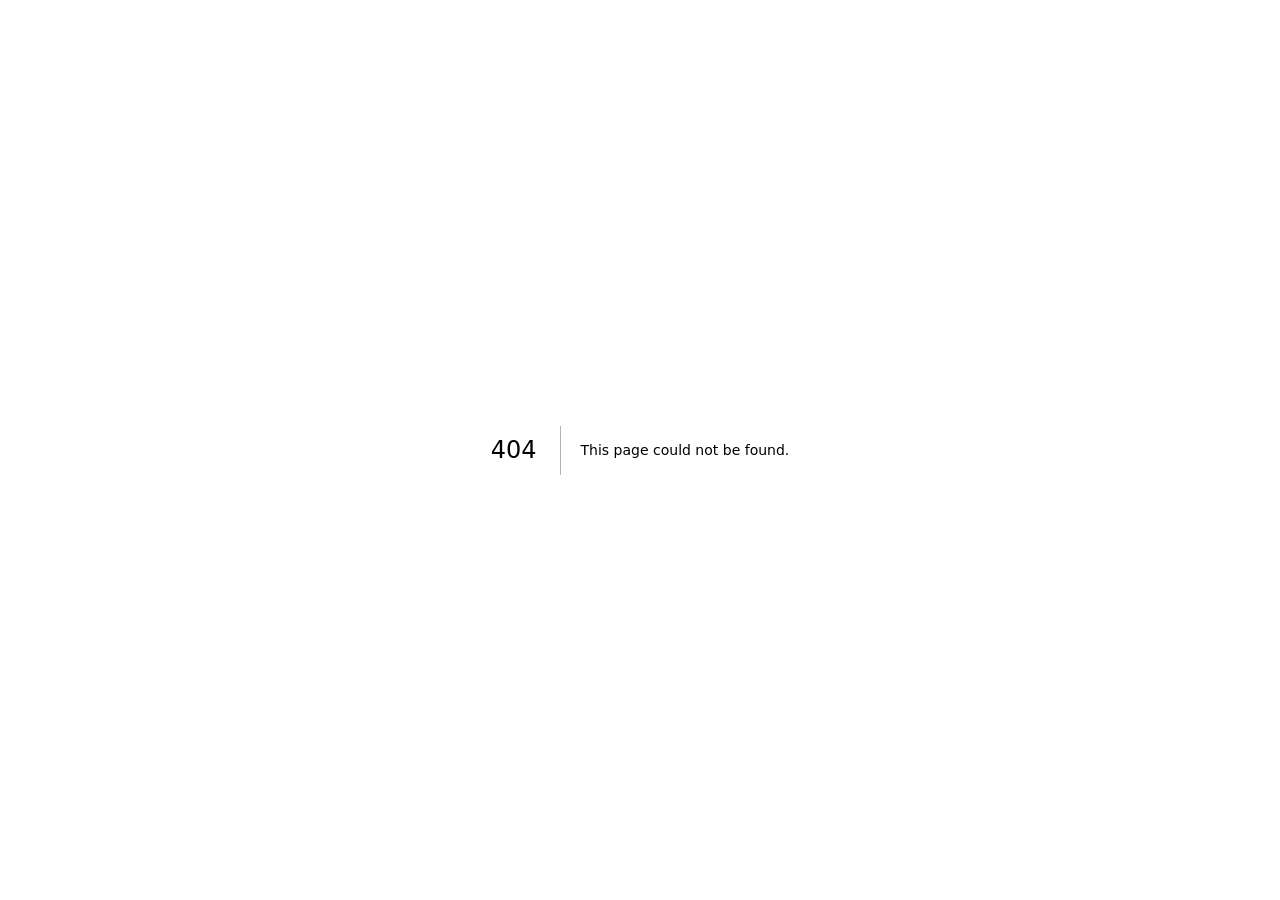
<file: 404/index.html>
<!DOCTYPE html><html lang="en"><head><meta charSet="utf-8"/><meta name="viewport" content="width=device-width, initial-scale=1"/><link rel="stylesheet" href="../_next/static/chunks/0bwqcjxw25rd7.css" data-precedence="next"/><link rel="preload" as="script" fetchPriority="low" href="../_next/static/chunks/15xrurgzs99gv.js"/><script src="../_next/static/chunks/0t2z5hkh7v~~b.js" async=""></script><script src="../_next/static/chunks/07lhk_q6pmm3r.js" async=""></script><script src="../_next/static/chunks/turbopack-08lz5pl99x_po.js" async=""></script><script src="../_next/static/chunks/0dbhjjzl8qfwv.js" async=""></script><meta name="robots" content="noindex"/><title>404: This page could not be found.</title><title>AI-Dent Vienna | Competence Center Artificial Intelligence in Dentistry</title><meta name="description" content="AI-Dent Vienna connects clinical questions with approaches in artificial intelligence, computational modeling, and digital dentistry at the Medical University of Vienna."/><link rel="shortcut icon" href="../favicon.svg"/><link rel="icon" href="../favicon.svg"/><link rel="apple-touch-icon" href="../favicon.svg"/><script src="../_next/static/chunks/03~yq9q893hmn.js" noModule=""></script></head><body class="antialiased"><div hidden=""><!--$--><!--/$--></div><div style="font-family:system-ui,&quot;Segoe UI&quot;,Roboto,Helvetica,Arial,sans-serif,&quot;Apple Color Emoji&quot;,&quot;Segoe UI Emoji&quot;;height:100vh;text-align:center;display:flex;flex-direction:column;align-items:center;justify-content:center"><div><style>body{color:#000;background:#fff;margin:0}.next-error-h1{border-right:1px solid rgba(0,0,0,.3)}@media (prefers-color-scheme:dark){body{color:#fff;background:#000}.next-error-h1{border-right:1px solid rgba(255,255,255,.3)}}</style><h1 class="next-error-h1" style="display:inline-block;margin:0 20px 0 0;padding:0 23px 0 0;font-size:24px;font-weight:500;vertical-align:top;line-height:49px">404</h1><div style="display:inline-block"><h2 style="font-size:14px;font-weight:400;line-height:49px;margin:0">This page could not be found.</h2></div></div></div><!--$--><!--/$--><script src="../_next/static/chunks/15xrurgzs99gv.js" id="_R_" async=""></script><script>(self.__next_f=self.__next_f||[]).push([0])</script><script>self.__next_f.push([1,"1:\"$Sreact.fragment\"\n2:I[39756,[\"/_next/static/chunks/0dbhjjzl8qfwv.js\"],\"default\"]\n3:I[37457,[\"/_next/static/chunks/0dbhjjzl8qfwv.js\"],\"default\"]\n4:I[97367,[\"/_next/static/chunks/0dbhjjzl8qfwv.js\"],\"OutletBoundary\"]\n5:\"$Sreact.suspense\"\n8:I[97367,[\"/_next/static/chunks/0dbhjjzl8qfwv.js\"],\"ViewportBoundary\"]\na:I[97367,[\"/_next/static/chunks/0dbhjjzl8qfwv.js\"],\"MetadataBoundary\"]\nc:I[68027,[\"/_next/static/chunks/0dbhjjzl8qfwv.js\"],\"default\",1]\n:HL[\"/_next/static/chunks/0bwqcjxw25rd7.css\",\"style\"]\n"])</script><script>self.__next_f.push([1,"0:{\"P\":null,\"c\":[\"\",\"_not-found\",\"\"],\"q\":\"\",\"i\":false,\"f\":[[[\"\",{\"children\":[\"/_not-found\",{\"children\":[\"__PAGE__\",{}]}]},\"$undefined\",\"$undefined\",16],[[\"$\",\"$1\",\"c\",{\"children\":[[[\"$\",\"link\",\"0\",{\"rel\":\"stylesheet\",\"href\":\"/_next/static/chunks/0bwqcjxw25rd7.css\",\"precedence\":\"next\",\"crossOrigin\":\"$undefined\",\"nonce\":\"$undefined\"}],[\"$\",\"script\",\"script-0\",{\"src\":\"/_next/static/chunks/0dbhjjzl8qfwv.js\",\"async\":true,\"nonce\":\"$undefined\"}]],[\"$\",\"html\",null,{\"lang\":\"en\",\"children\":[\"$\",\"body\",null,{\"className\":\"antialiased\",\"children\":[\"$\",\"$L2\",null,{\"parallelRouterKey\":\"children\",\"error\":\"$undefined\",\"errorStyles\":\"$undefined\",\"errorScripts\":\"$undefined\",\"template\":[\"$\",\"$L3\",null,{}],\"templateStyles\":\"$undefined\",\"templateScripts\":\"$undefined\",\"notFound\":[[[\"$\",\"title\",null,{\"children\":\"404: This page could not be found.\"}],[\"$\",\"div\",null,{\"style\":{\"fontFamily\":\"system-ui,\\\"Segoe UI\\\",Roboto,Helvetica,Arial,sans-serif,\\\"Apple Color Emoji\\\",\\\"Segoe UI Emoji\\\"\",\"height\":\"100vh\",\"textAlign\":\"center\",\"display\":\"flex\",\"flexDirection\":\"column\",\"alignItems\":\"center\",\"justifyContent\":\"center\"},\"children\":[\"$\",\"div\",null,{\"children\":[[\"$\",\"style\",null,{\"dangerouslySetInnerHTML\":{\"__html\":\"body{color:#000;background:#fff;margin:0}.next-error-h1{border-right:1px solid rgba(0,0,0,.3)}@media (prefers-color-scheme:dark){body{color:#fff;background:#000}.next-error-h1{border-right:1px solid rgba(255,255,255,.3)}}\"}}],[\"$\",\"h1\",null,{\"className\":\"next-error-h1\",\"style\":{\"display\":\"inline-block\",\"margin\":\"0 20px 0 0\",\"padding\":\"0 23px 0 0\",\"fontSize\":24,\"fontWeight\":500,\"verticalAlign\":\"top\",\"lineHeight\":\"49px\"},\"children\":404}],[\"$\",\"div\",null,{\"style\":{\"display\":\"inline-block\"},\"children\":[\"$\",\"h2\",null,{\"style\":{\"fontSize\":14,\"fontWeight\":400,\"lineHeight\":\"49px\",\"margin\":0},\"children\":\"This page could not be found.\"}]}]]}]}]],[]],\"forbidden\":\"$undefined\",\"unauthorized\":\"$undefined\"}]}]}]]}],{\"children\":[[\"$\",\"$1\",\"c\",{\"children\":[null,[\"$\",\"$L2\",null,{\"parallelRouterKey\":\"children\",\"error\":\"$undefined\",\"errorStyles\":\"$undefined\",\"errorScripts\":\"$undefined\",\"template\":[\"$\",\"$L3\",null,{}],\"templateStyles\":\"$undefined\",\"templateScripts\":\"$undefined\",\"notFound\":\"$undefined\",\"forbidden\":\"$undefined\",\"unauthorized\":\"$undefined\"}]]}],{\"children\":[[\"$\",\"$1\",\"c\",{\"children\":[[[\"$\",\"title\",null,{\"children\":\"404: This page could not be found.\"}],[\"$\",\"div\",null,{\"style\":\"$0:f:0:1:0:props:children:1:props:children:props:children:props:notFound:0:1:props:style\",\"children\":[\"$\",\"div\",null,{\"children\":[[\"$\",\"style\",null,{\"dangerouslySetInnerHTML\":{\"__html\":\"body{color:#000;background:#fff;margin:0}.next-error-h1{border-right:1px solid rgba(0,0,0,.3)}@media (prefers-color-scheme:dark){body{color:#fff;background:#000}.next-error-h1{border-right:1px solid rgba(255,255,255,.3)}}\"}}],[\"$\",\"h1\",null,{\"className\":\"next-error-h1\",\"style\":\"$0:f:0:1:0:props:children:1:props:children:props:children:props:notFound:0:1:props:children:props:children:1:props:style\",\"children\":404}],[\"$\",\"div\",null,{\"style\":\"$0:f:0:1:0:props:children:1:props:children:props:children:props:notFound:0:1:props:children:props:children:2:props:style\",\"children\":[\"$\",\"h2\",null,{\"style\":\"$0:f:0:1:0:props:children:1:props:children:props:children:props:notFound:0:1:props:children:props:children:2:props:children:props:style\",\"children\":\"This page could not be found.\"}]}]]}]}]],null,[\"$\",\"$L4\",null,{\"children\":[\"$\",\"$5\",null,{\"name\":\"Next.MetadataOutlet\",\"children\":\"$@6\"}]}]]}],{},null,false,null]},null,false,\"$@7\"]},null,false,null],[\"$\",\"$1\",\"h\",{\"children\":[[\"$\",\"meta\",null,{\"name\":\"robots\",\"content\":\"noindex\"}],[\"$\",\"$L8\",null,{\"children\":\"$L9\"}],[\"$\",\"div\",null,{\"hidden\":true,\"children\":[\"$\",\"$La\",null,{\"children\":[\"$\",\"$5\",null,{\"name\":\"Next.Metadata\",\"children\":\"$Lb\"}]}]}],null]}],false]],\"m\":\"$undefined\",\"G\":[\"$c\",[[\"$\",\"link\",\"0\",{\"rel\":\"stylesheet\",\"href\":\"/_next/static/chunks/0bwqcjxw25rd7.css\",\"precedence\":\"next\",\"crossOrigin\":\"$undefined\",\"nonce\":\"$undefined\"}]]],\"S\":true,\"h\":null,\"s\":\"$undefined\",\"l\":\"$undefined\",\"p\":\"$undefined\",\"d\":\"$undefined\",\"b\":\"wd0xWJQnYktEUK6Ac0LHb\"}\n"])</script><script>self.__next_f.push([1,"d:[]\n7:\"$Wd\"\n"])</script><script>self.__next_f.push([1,"9:[[\"$\",\"meta\",\"0\",{\"charSet\":\"utf-8\"}],[\"$\",\"meta\",\"1\",{\"name\":\"viewport\",\"content\":\"width=device-width, initial-scale=1\"}]]\n"])</script><script>self.__next_f.push([1,"e:I[27201,[\"/_next/static/chunks/0dbhjjzl8qfwv.js\"],\"IconMark\"]\n6:null\nb:[[\"$\",\"title\",\"0\",{\"children\":\"AI-Dent Vienna | Competence Center Artificial Intelligence in Dentistry\"}],[\"$\",\"meta\",\"1\",{\"name\":\"description\",\"content\":\"AI-Dent Vienna connects clinical questions with approaches in artificial intelligence, computational modeling, and digital dentistry at the Medical University of Vienna.\"}],[\"$\",\"link\",\"2\",{\"rel\":\"shortcut icon\",\"href\":\"/favicon.svg\"}],[\"$\",\"link\",\"3\",{\"rel\":\"icon\",\"href\":\"/favicon.svg\"}],[\"$\",\"link\",\"4\",{\"rel\":\"apple-touch-icon\",\"href\":\"/favicon.svg\"}],[\"$\",\"$Le\",\"5\",{}]]\n"])</script></body></html>
</file>
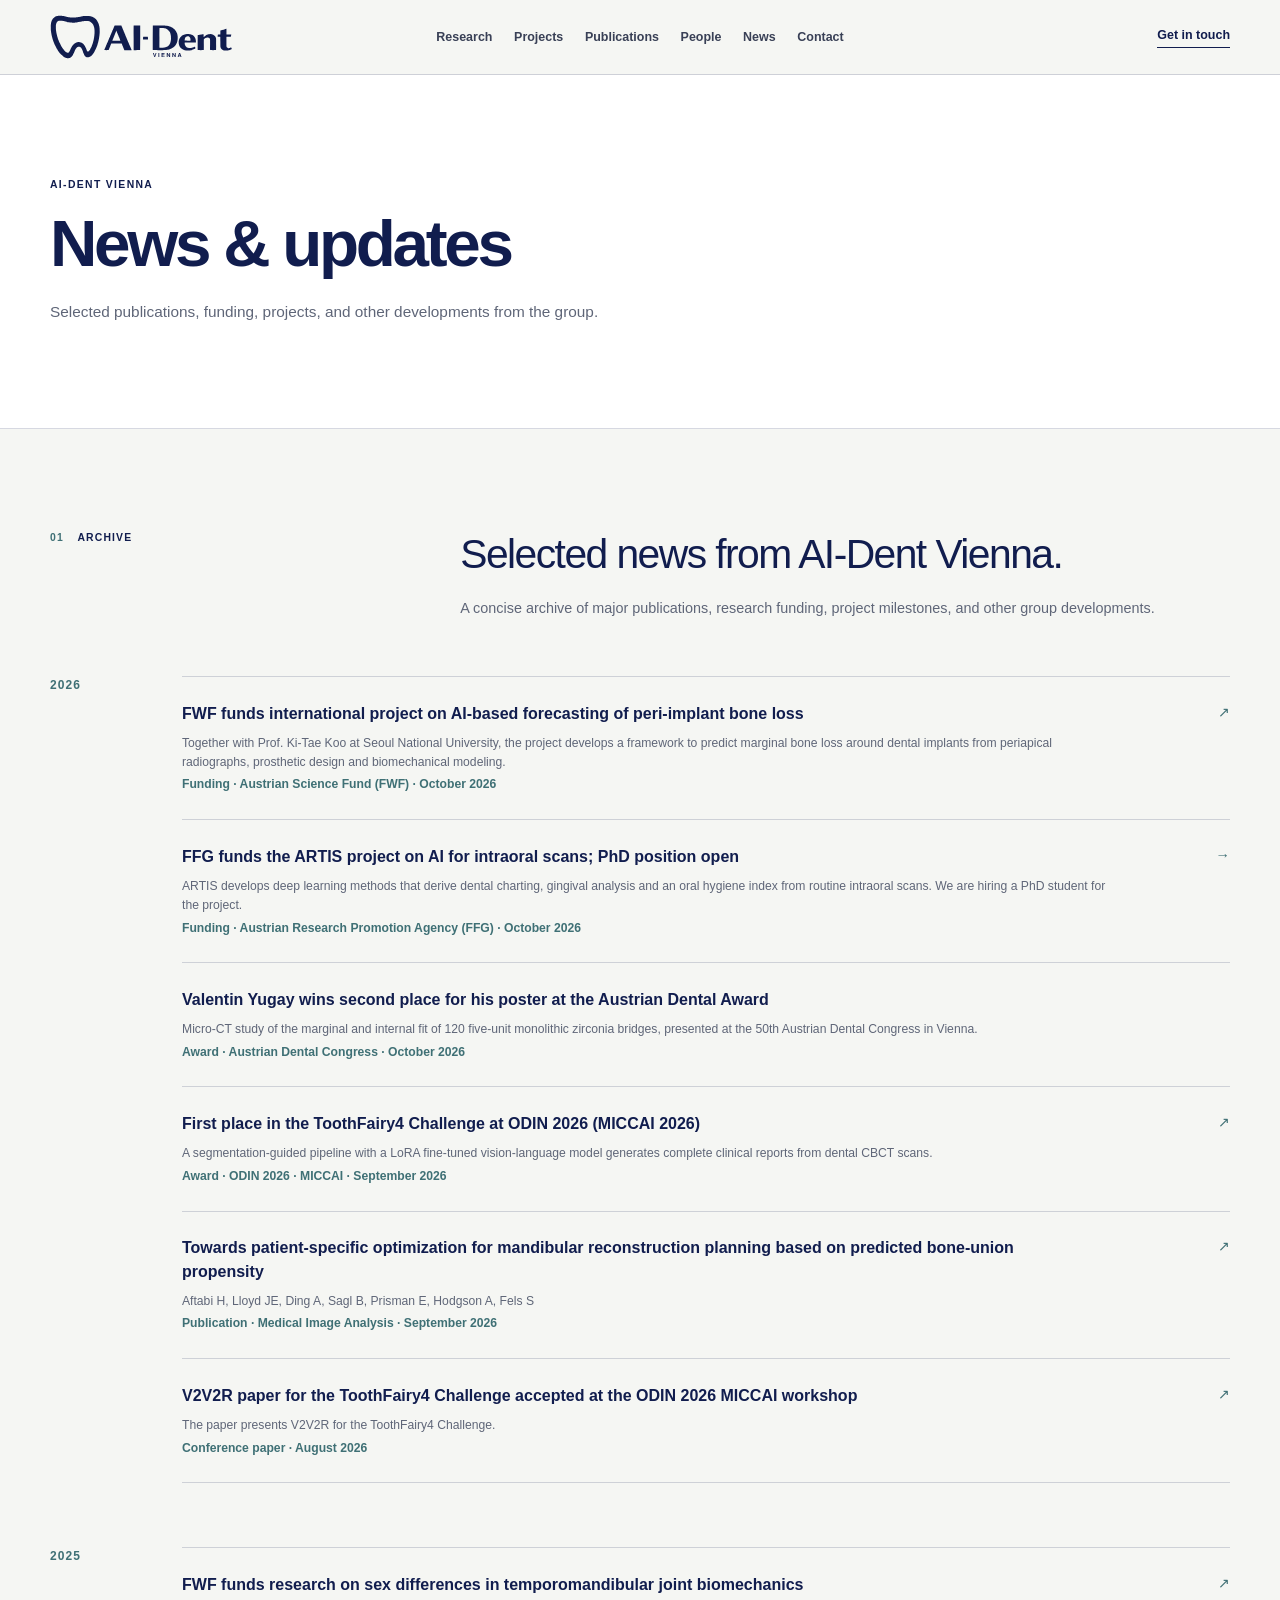
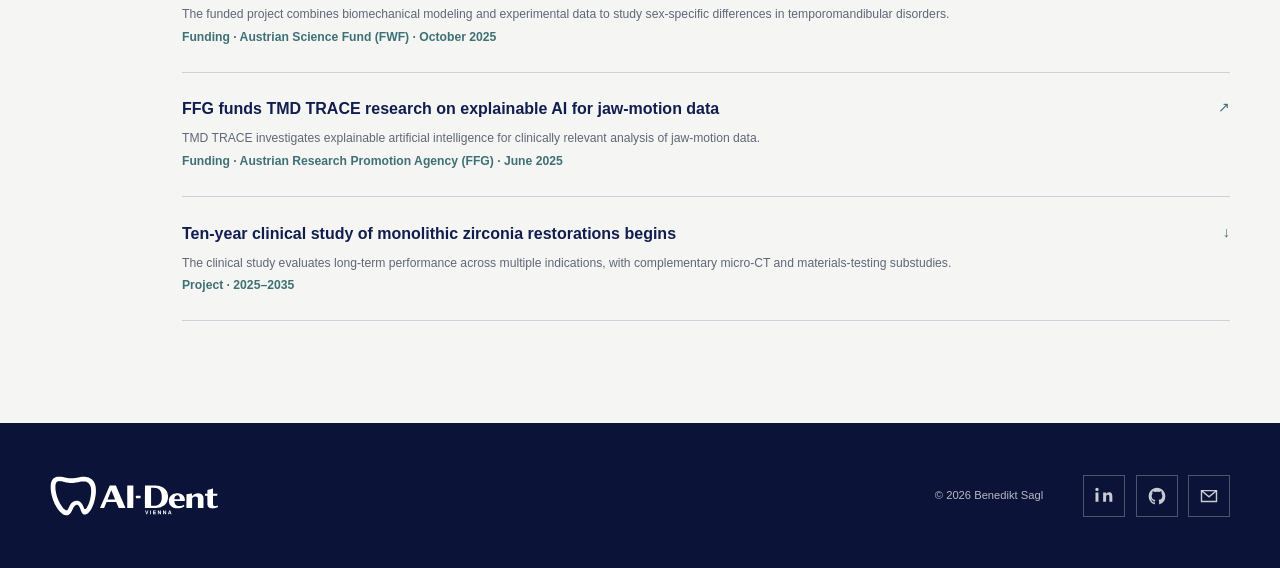
<file: news/index.html>
<!DOCTYPE html>
<html lang="en">
  <head>
    <meta charset="utf-8">
    <meta name="viewport" content="width=device-width, initial-scale=1">
    <link rel="preload" href="../brand/ai-dent-vienna-horizontal-navy.svg" as="image">
    <link rel="preload" href="../brand/ai-dent-vienna-horizontal-white.svg" as="image">
    <link rel="stylesheet" href="../_next/static/chunks/0bwqcjxw25rd7.css">
    <title>News &amp; Updates | AI-Dent Vienna</title>
    <meta name="description" content="Publications, funding, projects, and other updates from AI-Dent Vienna.">
    <link rel="shortcut icon" href="../favicon.svg">
    <link rel="icon" href="../favicon.svg">
    <link rel="apple-touch-icon" href="../favicon.svg">
    <link rel="canonical" href="https://aidentvienna.org/news/">
  </head>
  <body class="antialiased">
    <a class="skip-link" href="#main-content">Skip to content</a>
    <header class="site-header">
      <div class="header-inner">
        <a class="brand-link" href="../" aria-label="AI-Dent Vienna home">
          <img src="../brand/ai-dent-vienna-horizontal-navy.svg" alt="AI-Dent Vienna" width="1260" height="300">
        </a>
        <nav class="desktop-nav" aria-label="Primary navigation">
          <a href="../#research">Research</a>
          <a href="../#projects">Projects</a>
          <a href="../publications/">Publications</a>
          <a href="../#team">People</a>
          <a href="./" aria-current="page">News</a>
          <a href="../#contact">Contact</a>
        </nav>
        <a class="header-contact" href="mailto:benedikt.sagl@meduniwien.ac.at">Get in touch</a>
      </div>
      <nav class="mobile-nav" aria-label="Mobile navigation">
        <a href="../#research">Research</a>
        <a href="../#projects">Projects</a>
        <a href="../publications/">Publications</a>
        <a href="../#team">People</a>
        <a href="./" aria-current="page">News</a>
        <a href="../#contact">Contact</a>
      </nav>
    </header>
    <main id="main-content">
      <section class="subpage-hero">
        <div>
          <p class="eyebrow">AI-Dent Vienna</p>
          <h1>News &amp; updates</h1>
          <p>Selected publications, funding, projects, and other developments from the group.</p>
        </div>
      </section>
      <section class="bibliography-section">
        <div class="bibliography-heading">
          <div class="section-label">
            <span>01</span>
            <p>Archive</p>
          </div>
          <div>
            <h2>Selected news from AI-Dent Vienna.</h2>
            <p>A concise archive of major publications, research funding, project milestones, and other group developments.</p>
          </div>
        </div>
        <div class="bibliography-groups">
          <section class="bibliography-year">
            <h2>2026</h2>
            <div>
              <a href="https://doi.org/10.55776/PIN3987926" class="bibliography-item" target="_blank" rel="noreferrer">
                <div>
                  <h3>FWF funds international project on AI-based forecasting of peri-implant bone loss</h3>
                  <p class="bibliography-authors">Together with Prof. Ki-Tae Koo at Seoul National University, the project develops a framework to predict marginal bone loss around dental implants from periapical radiographs, prosthetic design and biomechanical modeling.</p>
                  <p class="bibliography-venue">Funding · Austrian Science Fund (FWF) · October 2026</p>
                </div>
                <span aria-hidden="true">↗</span>
              </a>
              <a href="../positions/artis-phd/" class="bibliography-item">
                <div>
                  <h3>FFG funds the ARTIS project on AI for intraoral scans; PhD position open</h3>
                  <p class="bibliography-authors">ARTIS develops deep learning methods that derive dental charting, gingival analysis and an oral hygiene index from routine intraoral scans. We are hiring a PhD student for the project.</p>
                  <p class="bibliography-venue">Funding · Austrian Research Promotion Agency (FFG) · October 2026</p>
                </div>
                <span aria-hidden="true">→</span>
              </a>
              <div class="bibliography-item">
                <div>
                  <h3>Valentin Yugay wins second place for his poster at the Austrian Dental Award</h3>
                  <p class="bibliography-authors">Micro-CT study of the marginal and internal fit of 120 five-unit monolithic zirconia bridges, presented at the 50th Austrian Dental Congress in Vienna.</p>
                  <p class="bibliography-venue">Award · Austrian Dental Congress · October 2026</p>
                </div>
                <span aria-hidden="true"></span>
              </div>
              <a href="https://odin2026.grand-challenge.org/challenge-winners/" class="bibliography-item" target="_blank" rel="noreferrer">
                <div>
                  <h3>First place in the ToothFairy4 Challenge at ODIN 2026 (MICCAI 2026)</h3>
                  <p class="bibliography-authors">A segmentation-guided pipeline with a LoRA fine-tuned vision-language model generates complete clinical reports from dental CBCT scans.</p>
                  <p class="bibliography-venue">Award · ODIN 2026 · MICCAI · September 2026</p>
                </div>
                <span aria-hidden="true">↗</span>
              </a>
              <a href="https://www.sciencedirect.com/science/article/pii/S1361841526003506" class="bibliography-item" target="_blank" rel="noreferrer">
                <div>
                  <h3>Towards patient-specific optimization for mandibular reconstruction planning based on predicted bone-union propensity</h3>
                  <p class="bibliography-authors">Aftabi H, Lloyd JE, Ding A, Sagl B, Prisman E, Hodgson A, Fels S</p>
                  <p class="bibliography-venue">Publication · Medical Image Analysis · September 2026</p>
                </div>
                <span aria-hidden="true">↗</span>
              </a>
              <a href="https://github.com/CC-AIDent-Vienna/v2v2R" class="bibliography-item" target="_blank" rel="noreferrer">
                <div>
                  <h3>V2V2R paper for the ToothFairy4 Challenge accepted at the ODIN 2026 MICCAI workshop</h3>
                  <p class="bibliography-authors">The paper presents V2V2R for the ToothFairy4 Challenge.</p>
                  <p class="bibliography-venue">Conference paper · August 2026</p>
                </div>
                <span aria-hidden="true">↗</span>
              </a>
            </div>
          </section>
          <section class="bibliography-year">
            <h2>2025</h2>
            <div>
              <a href="https://www.meduniwien.ac.at/web/ueber-uns/news/2025/news-im-oktober-2025/fwf-foerdert-projekt-zu-geschlechterunterschieden-bei-kiefergelenkserkrankungen/" class="bibliography-item" target="_blank" rel="noreferrer">
                <div>
                  <h3>FWF funds research on sex differences in temporomandibular joint biomechanics</h3>
                  <p class="bibliography-authors">The funded project combines biomechanical modeling and experimental data to study sex-specific differences in temporomandibular disorders.</p>
                  <p class="bibliography-venue">Funding · Austrian Science Fund (FWF) · October 2025</p>
                </div>
                <span aria-hidden="true">↗</span>
              </a>
              <a href="https://www.meduniwien.ac.at/web/ueber-uns/news/2025/news-im-juni-2025/benedikt-sagl-erhaelt-foerderung-des-ffg/" class="bibliography-item" target="_blank" rel="noreferrer">
                <div>
                  <h3>FFG funds TMD TRACE research on explainable AI for jaw-motion data</h3>
                  <p class="bibliography-authors">TMD TRACE investigates explainable artificial intelligence for clinically relevant analysis of jaw-motion data.</p>
                  <p class="bibliography-venue">Funding · Austrian Research Promotion Agency (FFG) · June 2025</p>
                </div>
                <span aria-hidden="true">↗</span>
              </a>
              <a href="../#projects" class="bibliography-item">
                <div>
                  <h3>Ten-year clinical study of monolithic zirconia restorations begins</h3>
                  <p class="bibliography-authors">The clinical study evaluates long-term performance across multiple indications, with complementary micro-CT and materials-testing substudies.</p>
                  <p class="bibliography-venue">Project · 2025–2035</p>
                </div>
                <span aria-hidden="true">↓</span>
              </a>
            </div>
          </section>
        </div>
      </section>
    </main>
    <footer class="site-footer">
      <div class="footer-inner">
        <img src="../brand/ai-dent-vienna-horizontal-white.svg" alt="AI-Dent Vienna" width="1260" height="300">
        <p>© 2026 Benedikt Sagl</p>
        <div class="social-links" aria-label="AI-Dent Vienna online">
          <a href="https://www.linkedin.com/in/benedikt-sagl/" class="social-link" target="_blank" rel="noreferrer">
            <svg viewBox="0 0 24 24" aria-hidden="true">
              <path fill="currentColor" d="M5.35 7.65H1.8V19h3.55V7.65ZM3.58 2A2.06 2.06 0 1 0 3.6 6.12 2.06 2.06 0 0 0 3.58 2ZM18.08 7.38a4.08 4.08 0 0 0-3.67 2.02h-.05V7.65h-3.4V19h3.54v-5.62c0-1.48.28-2.92 2.12-2.92 1.82 0 1.84 1.7 1.84 3.02V19H22v-6.23c0-3.06-.66-5.39-3.92-5.39Z"></path>
            </svg>
            <span class="sr-only">Benedikt Sagl on LinkedIn</span>
          </a>
          <a href="https://github.com/CC-AIDent-Vienna" class="social-link" target="_blank" rel="noreferrer">
            <svg viewBox="0 0 24 24" aria-hidden="true">
              <path fill="currentColor" d="M12 2C6.48 2 2 6.6 2 12.27c0 4.53 2.87 8.38 6.84 9.74.5.1.68-.22.68-.49v-1.91c-2.78.62-3.37-1.2-3.37-1.2-.45-1.18-1.11-1.5-1.11-1.5-.91-.64.07-.62.07-.62 1 .08 1.53 1.06 1.53 1.06.9 1.57 2.35 1.12 2.92.85.09-.67.35-1.12.64-1.38-2.22-.26-4.56-1.14-4.56-5.08 0-1.12.39-2.04 1.03-2.76-.1-.26-.45-1.31.1-2.72 0 0 .84-.28 2.75 1.05A9.34 9.34 0 0 1 12 6.97c.85 0 1.69.12 2.49.34 1.91-1.33 2.75-1.05 2.75-1.05.55 1.41.2 2.46.1 2.72.64.72 1.03 1.64 1.03 2.76 0 3.95-2.34 4.82-4.57 5.07.36.32.68.95.68 1.91v2.8c0 .27.18.59.69.49A10.25 10.25 0 0 0 22 12.27C22 6.6 17.52 2 12 2Z"></path>
            </svg>
            <span class="sr-only">AI-Dent Vienna on GitHub</span>
          </a>
          <a href="mailto:benedikt.sagl@meduniwien.ac.at" class="social-link">
            <svg viewBox="0 0 24 24" aria-hidden="true" fill="none">
              <path d="M3 5.5h18v13H3z" stroke="currentColor"></path>
              <path d="m3.5 6 8.5 7 8.5-7" stroke="currentColor"></path>
            </svg>
            <span class="sr-only">Email AI-Dent Vienna</span>
          </a>
        </div>
      </div>
    </footer>
  </body>
</html>
</file>
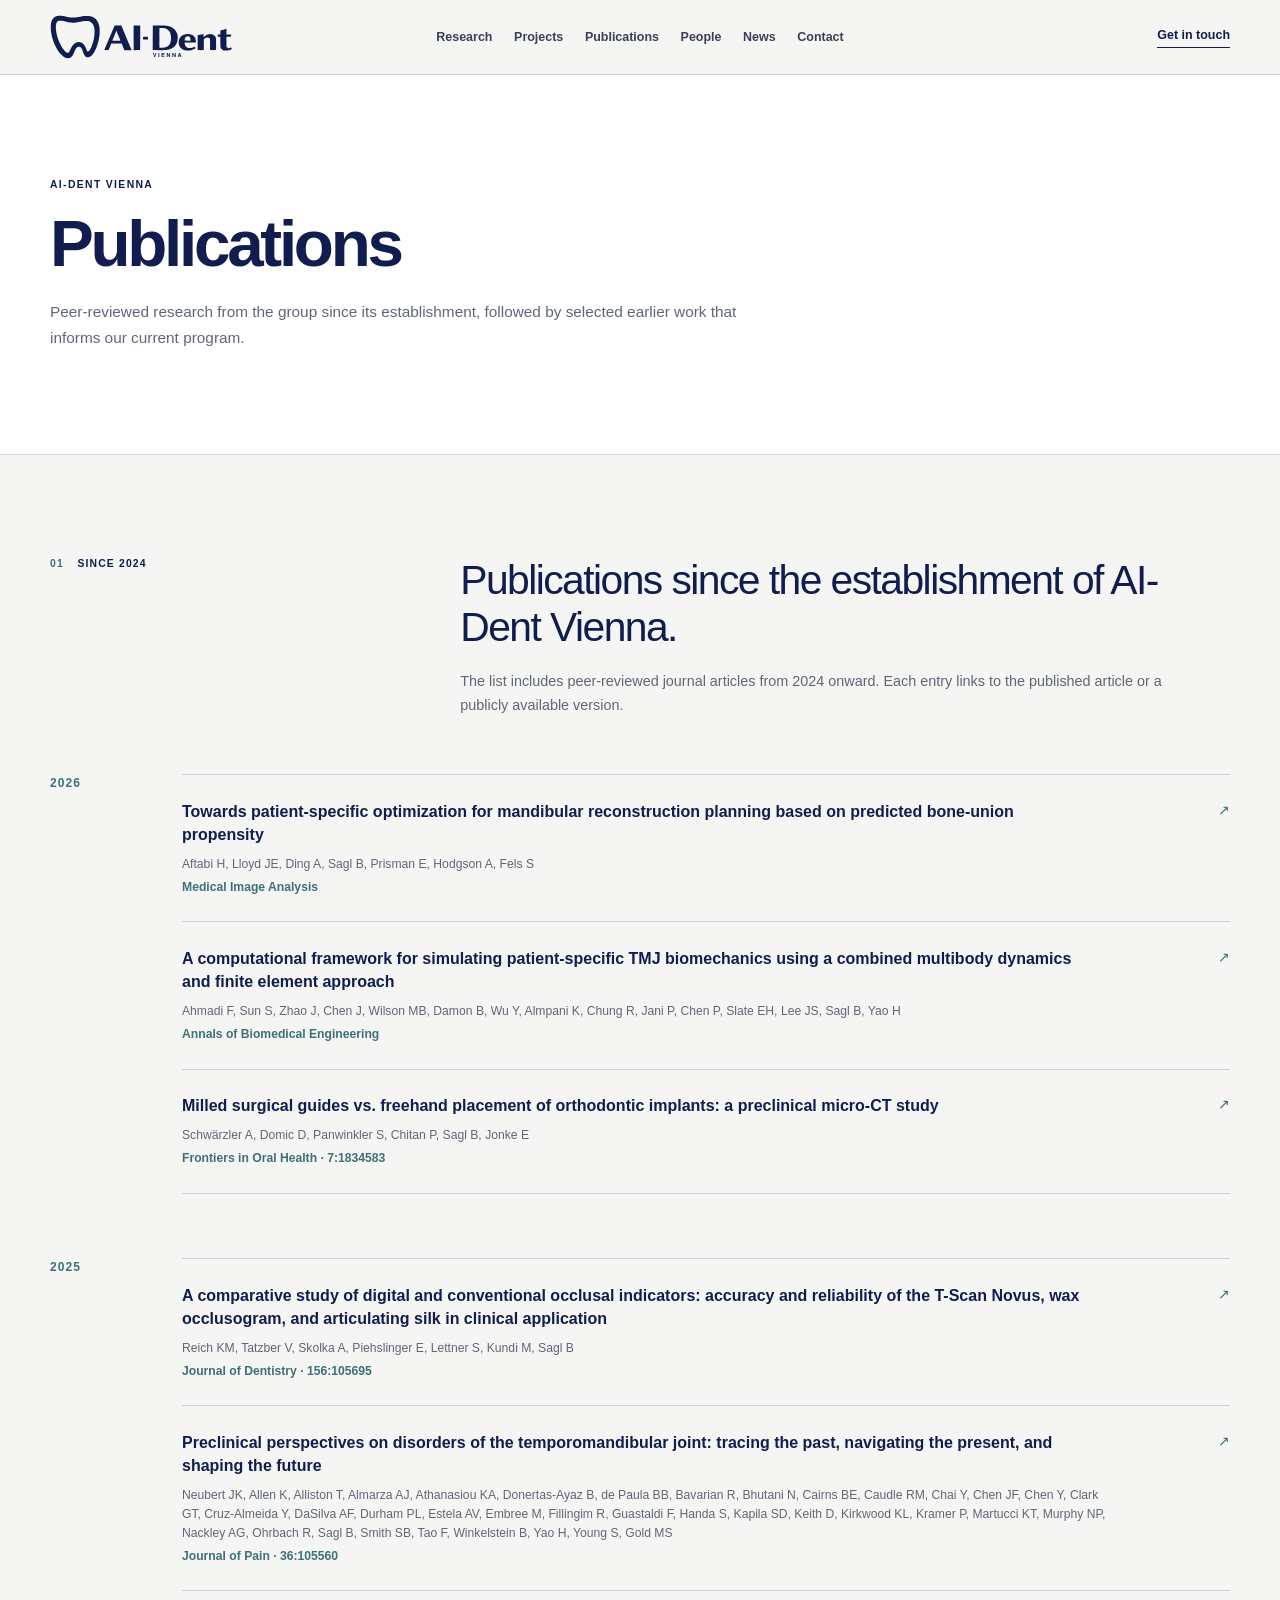
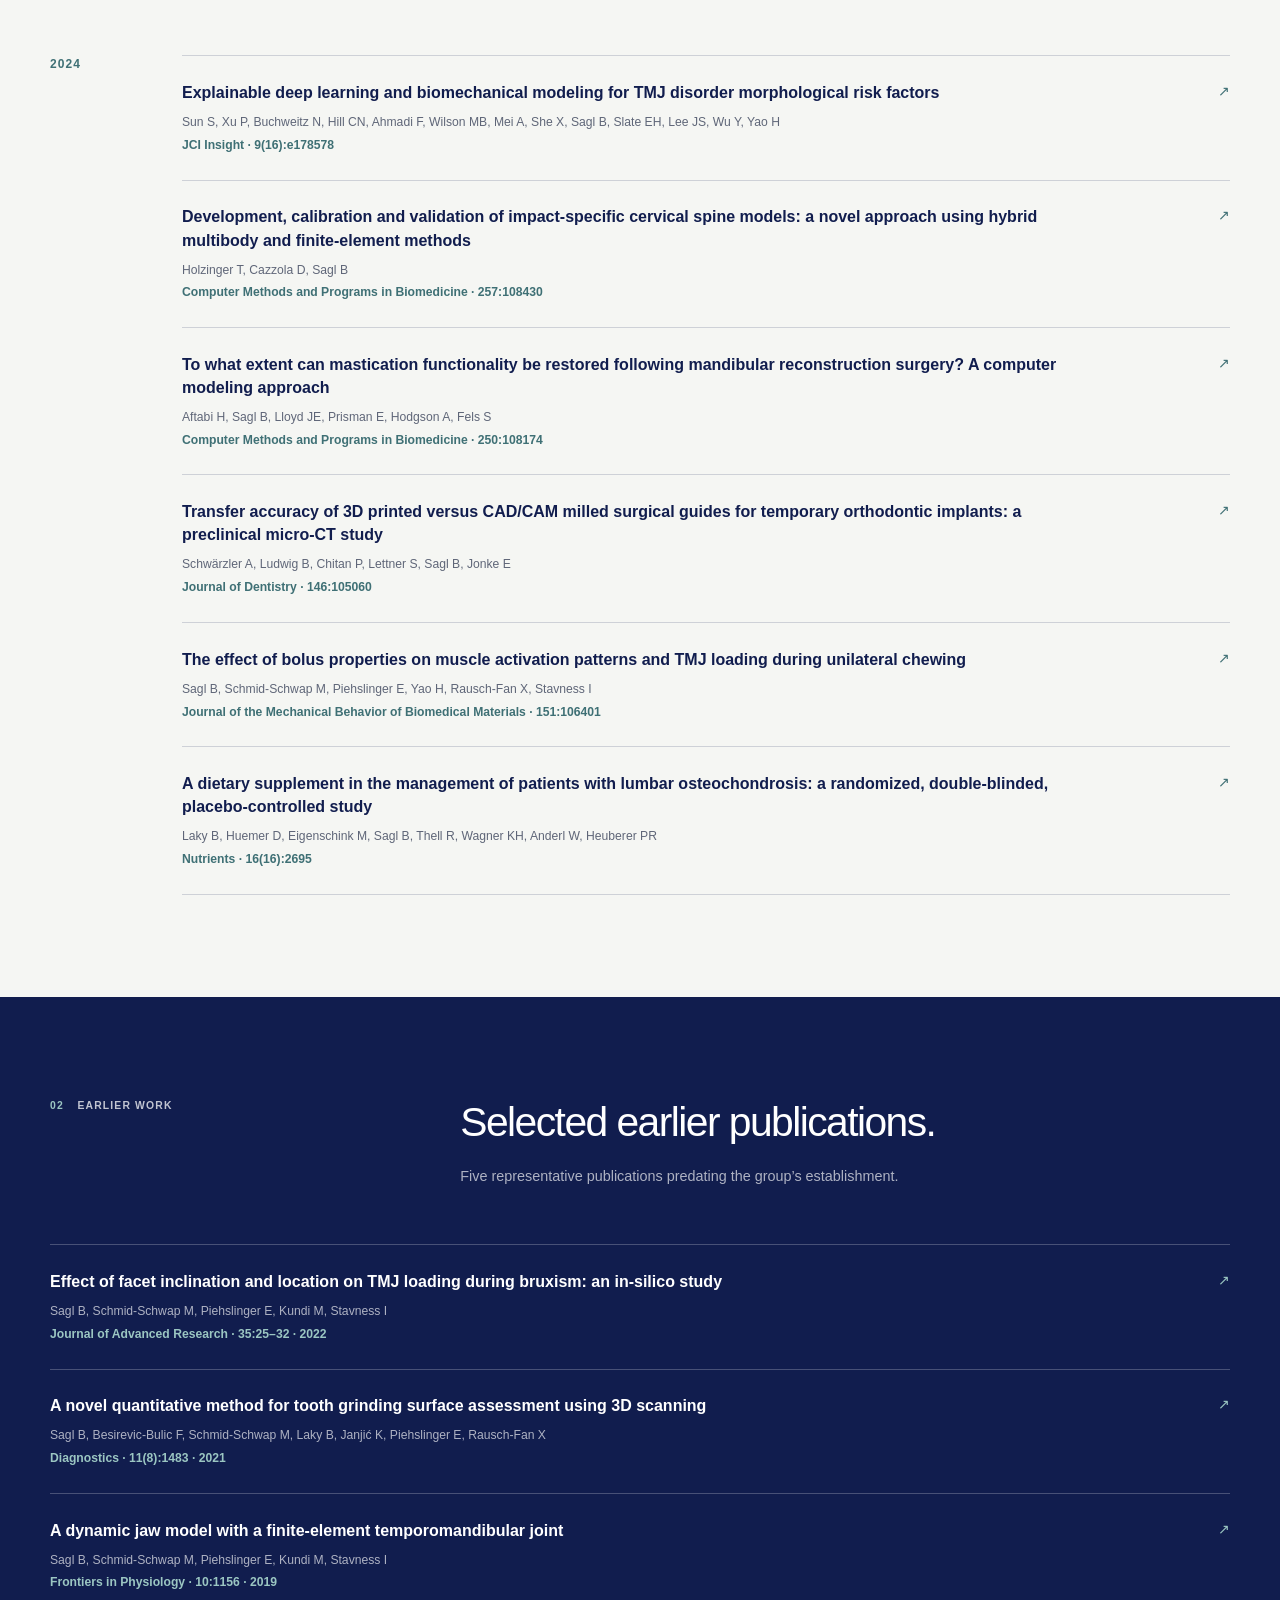
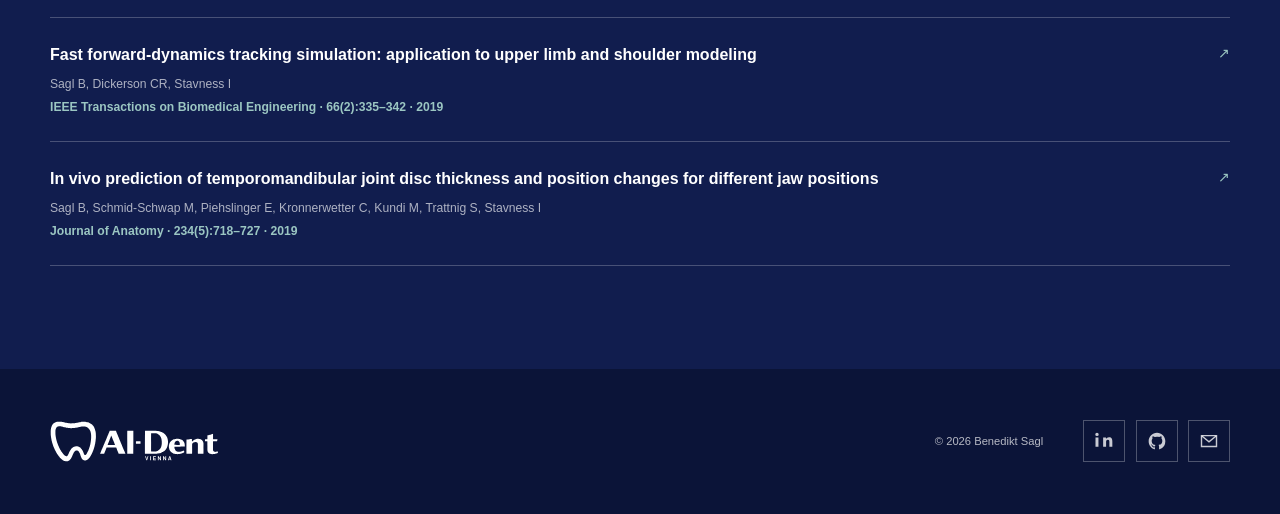
<file: publications/index.html>
<!DOCTYPE html>
<html lang="en">
  <head>
    <meta charset="utf-8">
    <meta name="viewport" content="width=device-width, initial-scale=1">
    <link rel="preload" href="../brand/ai-dent-vienna-horizontal-navy.svg" as="image">
    <link rel="preload" href="../brand/ai-dent-vienna-horizontal-white.svg" as="image">
    <link rel="stylesheet" href="../_next/static/chunks/0bwqcjxw25rd7.css" data-precedence="next">
    <link rel="preload" as="script" fetchpriority="low" href="../_next/static/chunks/15xrurgzs99gv.js">
    <script src="../_next/static/chunks/0t2z5hkh7v~~b.js" async=""></script>
    <script src="../_next/static/chunks/07lhk_q6pmm3r.js" async=""></script>
    <script src="../_next/static/chunks/turbopack-08lz5pl99x_po.js" async=""></script>
    <script src="../_next/static/chunks/0dbhjjzl8qfwv.js" async=""></script>
    <title>Publications | AI-Dent Vienna</title>
    <meta name="description" content="Peer-reviewed publications from AI-Dent Vienna and selected earlier work by the group head.">
    <link rel="shortcut icon" href="../favicon.svg">
    <link rel="icon" href="../favicon.svg">
    <link rel="apple-touch-icon" href="../favicon.svg">
    <script src="../_next/static/chunks/03~yq9q893hmn.js" nomodule=""></script>
    <link rel="canonical" href="https://aidentvienna.org/publications/">
  </head>
  <body class="antialiased">
    <div hidden="">
      <!--$-->
      <!--/$-->
    </div>
    <a class="skip-link" href="#main-content">Skip to content</a>
    <header class="site-header">
      <div class="header-inner">
        <a class="brand-link" href="../" aria-label="AI-Dent Vienna home">
          <img src="../brand/ai-dent-vienna-horizontal-navy.svg" alt="AI-Dent Vienna" width="1260" height="300">
        </a>
        <nav class="desktop-nav" aria-label="Primary navigation">
          <a href="../#research">Research</a>
          <a href="../#projects">Projects</a>
          <a href="./">Publications</a>
          <a href="../#team">People</a>
          <a href="../#news">News</a>
          <a href="../#contact">Contact</a>
        </nav>
        <a class="header-contact" href="mailto:benedikt.sagl@meduniwien.ac.at">Get in touch</a>
      </div>
      <nav class="mobile-nav" aria-label="Mobile navigation">
        <a href="../#research">Research</a>
        <a href="../#projects">Projects</a>
        <a href="./">Publications</a>
        <a href="../#team">People</a>
        <a href="../#news">News</a>
        <a href="../#contact">Contact</a>
      </nav>
    </header>
    <main id="main-content">
      <section class="subpage-hero">
        <div>
          <p class="eyebrow">AI-Dent Vienna</p>
          <h1>Publications</h1>
          <p>Peer-reviewed research from the group since its establishment, followed by selected earlier work that informs our current program.</p>
        </div>
      </section>
      <section class="bibliography-section">
        <div class="bibliography-heading">
          <div class="section-label">
            <span>01</span>
            <p>Since 2024</p>
          </div>
          <div>
            <h2>Publications since the establishment of AI-Dent Vienna.</h2>
            <p>The list includes peer-reviewed journal articles from 2024 onward. Each entry links to the published article or a publicly available version.</p>
          </div>
        </div>
        <div class="bibliography-groups">
          <section class="bibliography-year">
            <h2>2026</h2>
            <div>
              <a href="https://www.sciencedirect.com/science/article/pii/S1361841526003506" class="bibliography-item" target="_blank" rel="noreferrer">
                <div>
                  <h3>Towards patient-specific optimization for mandibular reconstruction planning based on predicted bone-union propensity</h3>
                  <p class="bibliography-authors">Aftabi H, Lloyd JE, Ding A, Sagl B, Prisman E, Hodgson A, Fels S</p>
                  <p class="bibliography-venue">Medical Image Analysis</p>
                </div>
                <span aria-hidden="true">↗</span>
              </a>
              <a href="https://doi.org/10.1007/s10439-026-04020-0" class="bibliography-item" target="_blank" rel="noreferrer">
                <div>
                  <h3>A computational framework for simulating patient-specific TMJ biomechanics using a combined multibody dynamics and finite element approach</h3>
                  <p class="bibliography-authors">Ahmadi F, Sun S, Zhao J, Chen J, Wilson MB, Damon B, Wu Y, Almpani K, Chung R, Jani P, Chen P, Slate EH, Lee JS, Sagl B, Yao H</p>
                  <p class="bibliography-venue">Annals of Biomedical Engineering</p>
                </div>
                <span aria-hidden="true">↗</span>
              </a>
              <a href="https://doi.org/10.3389/froh.2026.1834583" class="bibliography-item" target="_blank" rel="noreferrer">
                <div>
                  <h3>Milled surgical guides vs. freehand placement of orthodontic implants: a preclinical micro-CT study</h3>
                  <p class="bibliography-authors">Schwärzler A, Domic D, Panwinkler S, Chitan P, Sagl B, Jonke E</p>
                  <p class="bibliography-venue">Frontiers in Oral Health · 7:1834583</p>
                </div>
                <span aria-hidden="true">↗</span>
              </a>
            </div>
          </section>
          <section class="bibliography-year">
            <h2>2025</h2>
            <div>
              <a href="https://doi.org/10.1016/j.jdent.2025.105695" class="bibliography-item" target="_blank" rel="noreferrer">
                <div>
                  <h3>A comparative study of digital and conventional occlusal indicators: accuracy and reliability of the T-Scan Novus, wax occlusogram, and articulating silk in clinical application</h3>
                  <p class="bibliography-authors">Reich KM, Tatzber V, Skolka A, Piehslinger E, Lettner S, Kundi M, Sagl B</p>
                  <p class="bibliography-venue">Journal of Dentistry · 156:105695</p>
                </div>
                <span aria-hidden="true">↗</span>
              </a>
              <a href="https://doi.org/10.1016/j.jpain.2025.105560" class="bibliography-item" target="_blank" rel="noreferrer">
                <div>
                  <h3>Preclinical perspectives on disorders of the temporomandibular joint: tracing the past, navigating the present, and shaping the future</h3>
                  <p class="bibliography-authors">Neubert JK, Allen K, Alliston T, Almarza AJ, Athanasiou KA, Donertas-Ayaz B, de Paula BB, Bavarian R, Bhutani N, Cairns BE, Caudle RM, Chai Y, Chen JF, Chen Y, Clark GT, Cruz-Almeida Y, DaSilva AF, Durham PL, Estela AV, Embree M, Fillingim R, Guastaldi F, Handa S, Kapila SD, Keith D, Kirkwood KL, Kramer P, Martucci KT, Murphy NP, Nackley AG, Ohrbach R, Sagl B, Smith SB, Tao F, Winkelstein B, Yao H, Young S, Gold MS</p>
                  <p class="bibliography-venue">Journal of Pain · 36:105560</p>
                </div>
                <span aria-hidden="true">↗</span>
              </a>
            </div>
          </section>
          <section class="bibliography-year">
            <h2>2024</h2>
            <div>
              <a href="https://doi.org/10.1172/jci.insight.178578" class="bibliography-item" target="_blank" rel="noreferrer">
                <div>
                  <h3>Explainable deep learning and biomechanical modeling for TMJ disorder morphological risk factors</h3>
                  <p class="bibliography-authors">Sun S, Xu P, Buchweitz N, Hill CN, Ahmadi F, Wilson MB, Mei A, She X, Sagl B, Slate EH, Lee JS, Wu Y, Yao H</p>
                  <p class="bibliography-venue">JCI Insight · 9(16):e178578</p>
                </div>
                <span aria-hidden="true">↗</span>
              </a>
              <a href="https://doi.org/10.1016/j.cmpb.2024.108430" class="bibliography-item" target="_blank" rel="noreferrer">
                <div>
                  <h3>Development, calibration and validation of impact-specific cervical spine models: a novel approach using hybrid multibody and finite-element methods</h3>
                  <p class="bibliography-authors">Holzinger T, Cazzola D, Sagl B</p>
                  <p class="bibliography-venue">Computer Methods and Programs in Biomedicine · 257:108430</p>
                </div>
                <span aria-hidden="true">↗</span>
              </a>
              <a href="https://doi.org/10.1016/j.cmpb.2024.108174" class="bibliography-item" target="_blank" rel="noreferrer">
                <div>
                  <h3>To what extent can mastication functionality be restored following mandibular reconstruction surgery? A computer modeling approach</h3>
                  <p class="bibliography-authors">Aftabi H, Sagl B, Lloyd JE, Prisman E, Hodgson A, Fels S</p>
                  <p class="bibliography-venue">Computer Methods and Programs in Biomedicine · 250:108174</p>
                </div>
                <span aria-hidden="true">↗</span>
              </a>
              <a href="https://doi.org/10.1016/j.jdent.2024.105060" class="bibliography-item" target="_blank" rel="noreferrer">
                <div>
                  <h3>Transfer accuracy of 3D printed versus CAD/CAM milled surgical guides for temporary orthodontic implants: a preclinical micro-CT study</h3>
                  <p class="bibliography-authors">Schwärzler A, Ludwig B, Chitan P, Lettner S, Sagl B, Jonke E</p>
                  <p class="bibliography-venue">Journal of Dentistry · 146:105060</p>
                </div>
                <span aria-hidden="true">↗</span>
              </a>
              <a href="https://doi.org/10.1016/j.jmbbm.2024.106401" class="bibliography-item" target="_blank" rel="noreferrer">
                <div>
                  <h3>The effect of bolus properties on muscle activation patterns and TMJ loading during unilateral chewing</h3>
                  <p class="bibliography-authors">Sagl B, Schmid-Schwap M, Piehslinger E, Yao H, Rausch-Fan X, Stavness I</p>
                  <p class="bibliography-venue">Journal of the Mechanical Behavior of Biomedical Materials · 151:106401</p>
                </div>
                <span aria-hidden="true">↗</span>
              </a>
              <a href="https://doi.org/10.3390/nu16162695" class="bibliography-item" target="_blank" rel="noreferrer">
                <div>
                  <h3>A dietary supplement in the management of patients with lumbar osteochondrosis: a randomized, double-blinded, placebo-controlled study</h3>
                  <p class="bibliography-authors">Laky B, Huemer D, Eigenschink M, Sagl B, Thell R, Wagner KH, Anderl W, Heuberer PR</p>
                  <p class="bibliography-venue">Nutrients · 16(16):2695</p>
                </div>
                <span aria-hidden="true">↗</span>
              </a>
            </div>
          </section>
        </div>
      </section>
      <section class="earlier-publications-section">
        <div class="earlier-publications-inner">
          <div class="bibliography-heading">
            <div class="section-label section-label-light">
              <span>02</span>
              <p>Earlier work</p>
            </div>
            <div>
              <h2>Selected earlier publications.</h2>
              <p>Five representative publications predating the group’s establishment.</p>
            </div>
          </div>
          <div class="earlier-publication-list">
            <a href="https://doi.org/10.1016/j.jare.2021.04.009" class="bibliography-item" target="_blank" rel="noreferrer">
              <div>
                <h3>Effect of facet inclination and location on TMJ loading during bruxism: an in-silico study</h3>
                <p class="bibliography-authors">Sagl B, Schmid-Schwap M, Piehslinger E, Kundi M, Stavness I</p>
                <p class="bibliography-venue">Journal of Advanced Research · 35:25–32 · 2022</p>
              </div>
              <span aria-hidden="true">↗</span>
            </a>
            <a href="https://doi.org/10.3390/diagnostics11081483" class="bibliography-item" target="_blank" rel="noreferrer">
              <div>
                <h3>A novel quantitative method for tooth grinding surface assessment using 3D scanning</h3>
                <p class="bibliography-authors">Sagl B, Besirevic-Bulic F, Schmid-Schwap M, Laky B, Janjić K, Piehslinger E, Rausch-Fan X</p>
                <p class="bibliography-venue">Diagnostics · 11(8):1483 · 2021</p>
              </div>
              <span aria-hidden="true">↗</span>
            </a>
            <a href="https://doi.org/10.3389/fphys.2019.01156" class="bibliography-item" target="_blank" rel="noreferrer">
              <div>
                <h3>A dynamic jaw model with a finite-element temporomandibular joint</h3>
                <p class="bibliography-authors">Sagl B, Schmid-Schwap M, Piehslinger E, Kundi M, Stavness I</p>
                <p class="bibliography-venue">Frontiers in Physiology · 10:1156 · 2019</p>
              </div>
              <span aria-hidden="true">↗</span>
            </a>
            <a href="https://doi.org/10.1109/TBME.2018.2838020" class="bibliography-item" target="_blank" rel="noreferrer">
              <div>
                <h3>Fast forward-dynamics tracking simulation: application to upper limb and shoulder modeling</h3>
                <p class="bibliography-authors">Sagl B, Dickerson CR, Stavness I</p>
                <p class="bibliography-venue">IEEE Transactions on Biomedical Engineering · 66(2):335–342 · 2019</p>
              </div>
              <span aria-hidden="true">↗</span>
            </a>
            <a href="https://doi.org/10.1111/joa.12951" class="bibliography-item" target="_blank" rel="noreferrer">
              <div>
                <h3>In vivo prediction of temporomandibular joint disc thickness and position changes for different jaw positions</h3>
                <p class="bibliography-authors">Sagl B, Schmid-Schwap M, Piehslinger E, Kronnerwetter C, Kundi M, Trattnig S, Stavness I</p>
                <p class="bibliography-venue">Journal of Anatomy · 234(5):718–727 · 2019</p>
              </div>
              <span aria-hidden="true">↗</span>
            </a>
          </div>
        </div>
      </section>
    </main>
    <footer class="site-footer">
      <div class="footer-inner">
        <img src="../brand/ai-dent-vienna-horizontal-white.svg" alt="AI-Dent Vienna" width="1260" height="300">
        <p>© <!-- -->2026<!-- --> Benedikt Sagl</p>
        <div class="social-links" aria-label="AI-Dent Vienna online">
          <a href="https://www.linkedin.com/in/benedikt-sagl/" class="social-link" target="_blank" rel="noreferrer">
            <svg viewbox="0 0 24 24" aria-hidden="true">
              <path fill="currentColor" d="M5.35 7.65H1.8V19h3.55V7.65ZM3.58 2A2.06 2.06 0 1 0 3.6 6.12 2.06 2.06 0 0 0 3.58 2ZM18.08 7.38a4.08 4.08 0 0 0-3.67 2.02h-.05V7.65h-3.4V19h3.54v-5.62c0-1.48.28-2.92 2.12-2.92 1.82 0 1.84 1.7 1.84 3.02V19H22v-6.23c0-3.06-.66-5.39-3.92-5.39Z"></path>
            </svg>
            <span class="sr-only">Benedikt Sagl on LinkedIn</span>
          </a>
          <a href="https://github.com/CC-AIDent-Vienna" class="social-link" target="_blank" rel="noreferrer">
            <svg viewbox="0 0 24 24" aria-hidden="true">
              <path fill="currentColor" d="M12 2C6.48 2 2 6.6 2 12.27c0 4.53 2.87 8.38 6.84 9.74.5.1.68-.22.68-.49v-1.91c-2.78.62-3.37-1.2-3.37-1.2-.45-1.18-1.11-1.5-1.11-1.5-.91-.64.07-.62.07-.62 1 .08 1.53 1.06 1.53 1.06.9 1.57 2.35 1.12 2.92.85.09-.67.35-1.12.64-1.38-2.22-.26-4.56-1.14-4.56-5.08 0-1.12.39-2.04 1.03-2.76-.1-.26-.45-1.31.1-2.72 0 0 .84-.28 2.75 1.05A9.34 9.34 0 0 1 12 6.97c.85 0 1.69.12 2.49.34 1.91-1.33 2.75-1.05 2.75-1.05.55 1.41.2 2.46.1 2.72.64.72 1.03 1.64 1.03 2.76 0 3.95-2.34 4.82-4.57 5.07.36.32.68.95.68 1.91v2.8c0 .27.18.59.69.49A10.25 10.25 0 0 0 22 12.27C22 6.6 17.52 2 12 2Z"></path>
            </svg>
            <span class="sr-only">AI-Dent Vienna on GitHub</span>
          </a>
          <a href="mailto:benedikt.sagl@meduniwien.ac.at" class="social-link">
            <svg viewbox="0 0 24 24" aria-hidden="true" fill="none">
              <path d="M3 5.5h18v13H3z" stroke="currentColor"></path>
              <path d="m3.5 6 8.5 7 8.5-7" stroke="currentColor"></path>
            </svg>
            <span class="sr-only">Email AI-Dent Vienna</span>
          </a>
        </div>
      </div>
    </footer>
    <!--$-->
    <!--/$-->
    <script src="../_next/static/chunks/15xrurgzs99gv.js" id="_R_" async=""></script>
    <script>(self.__next_f=self.__next_f||[]).push([0])</script>
    <script>self.__next_f.push([1,"1:\"$Sreact.fragment\"\n2:I[39756,[\"/_next/static/chunks/0dbhjjzl8qfwv.js\"],\"default\"]\n3:I[37457,[\"/_next/static/chunks/0dbhjjzl8qfwv.js\"],\"default\"]\ne:I[68027,[\"/_next/static/chunks/0dbhjjzl8qfwv.js\"],\"default\",1]\n:HL[\"/_next/static/chunks/0bwqcjxw25rd7.css\",\"style\"]\n:HL[\"/brand/ai-dent-vienna-horizontal-navy.svg\",\"image\"]\n"])</script>
    <script>self.__next_f.push([1,"0:{\"P\":null,\"c\":[\"\",\"publications\",\"\"],\"q\":\"\",\"i\":false,\"f\":[[[\"\",{\"children\":[\"publications\",{\"children\":[\"__PAGE__\",{}]}]},\"$undefined\",\"$undefined\",16],[[\"$\",\"$1\",\"c\",{\"children\":[[[\"$\",\"link\",\"0\",{\"rel\":\"stylesheet\",\"href\":\"/_next/static/chunks/0bwqcjxw25rd7.css\",\"precedence\":\"next\",\"crossOrigin\":\"$undefined\",\"nonce\":\"$undefined\"}],[\"$\",\"script\",\"script-0\",{\"src\":\"/_next/static/chunks/0dbhjjzl8qfwv.js\",\"async\":true,\"nonce\":\"$undefined\"}]],[\"$\",\"html\",null,{\"lang\":\"en\",\"children\":[\"$\",\"body\",null,{\"className\":\"antialiased\",\"children\":[\"$\",\"$L2\",null,{\"parallelRouterKey\":\"children\",\"error\":\"$undefined\",\"errorStyles\":\"$undefined\",\"errorScripts\":\"$undefined\",\"template\":[\"$\",\"$L3\",null,{}],\"templateStyles\":\"$undefined\",\"templateScripts\":\"$undefined\",\"notFound\":[[[\"$\",\"title\",null,{\"children\":\"404: This page could not be found.\"}],[\"$\",\"div\",null,{\"style\":{\"fontFamily\":\"system-ui,\\\"Segoe UI\\\",Roboto,Helvetica,Arial,sans-serif,\\\"Apple Color Emoji\\\",\\\"Segoe UI Emoji\\\"\",\"height\":\"100vh\",\"textAlign\":\"center\",\"display\":\"flex\",\"flexDirection\":\"column\",\"alignItems\":\"center\",\"justifyContent\":\"center\"},\"children\":[\"$\",\"div\",null,{\"children\":[[\"$\",\"style\",null,{\"dangerouslySetInnerHTML\":{\"__html\":\"body{color:#000;background:#fff;margin:0}.next-error-h1{border-right:1px solid rgba(0,0,0,.3)}@media (prefers-color-scheme:dark){body{color:#fff;background:#000}.next-error-h1{border-right:1px solid rgba(255,255,255,.3)}}\"}}],[\"$\",\"h1\",null,{\"className\":\"next-error-h1\",\"style\":{\"display\":\"inline-block\",\"margin\":\"0 20px 0 0\",\"padding\":\"0 23px 0 0\",\"fontSize\":24,\"fontWeight\":500,\"verticalAlign\":\"top\",\"lineHeight\":\"49px\"},\"children\":404}],[\"$\",\"div\",null,{\"style\":{\"display\":\"inline-block\"},\"children\":[\"$\",\"h2\",null,{\"style\":{\"fontSize\":14,\"fontWeight\":400,\"lineHeight\":\"49px\",\"margin\":0},\"children\":\"This page could not be found.\"}]}]]}]}]],[]],\"forbidden\":\"$undefined\",\"unauthorized\":\"$undefined\"}]}]}]]}],{\"children\":[[\"$\",\"$1\",\"c\",{\"children\":[null,[\"$\",\"$L2\",null,{\"parallelRouterKey\":\"children\",\"error\":\"$undefined\",\"errorStyles\":\"$undefined\",\"errorScripts\":\"$undefined\",\"template\":[\"$\",\"$L3\",null,{}],\"templateStyles\":\"$undefined\",\"templateScripts\":\"$undefined\",\"notFound\":\"$undefined\",\"forbidden\":\"$undefined\",\"unauthorized\":\"$undefined\"}]]}],{\"children\":[[\"$\",\"$1\",\"c\",{\"children\":[[[\"$\",\"a\",null,{\"className\":\"skip-link\",\"href\":\"#main-content\",\"children\":\"Skip to content\"}],[\"$\",\"header\",null,{\"className\":\"site-header\",\"children\":[[\"$\",\"div\",null,{\"className\":\"header-inner\",\"children\":[[\"$\",\"a\",null,{\"className\":\"brand-link\",\"href\":\"/\",\"aria-label\":\"AI-Dent Vienna home\",\"children\":[\"$\",\"img\",null,{\"src\":\"/brand/ai-dent-vienna-horizontal-navy.svg\",\"alt\":\"AI-Dent Vienna\",\"width\":\"1260\",\"height\":\"300\"}]}],[\"$\",\"nav\",null,{\"className\":\"desktop-nav\",\"aria-label\":\"Primary navigation\",\"children\":[[\"$\",\"a\",null,{\"href\":\"/#research\",\"children\":\"Research\"}],[\"$\",\"a\",null,{\"href\":\"/#projects\",\"children\":\"Projects\"}],[\"$\",\"a\",null,{\"href\":\"/publications\",\"children\":\"Publications\"}],[\"$\",\"a\",null,{\"href\":\"/#team\",\"children\":\"People\"}],[\"$\",\"a\",null,{\"href\":\"/#news\",\"children\":\"News\"}],[\"$\",\"a\",null,{\"href\":\"/#contact\",\"children\":\"Contact\"}]]}],[\"$\",\"a\",null,{\"className\":\"header-contact\",\"href\":\"mailto:benedikt.sagl@meduniwien.ac.at\",\"children\":\"Get in touch\"}]]}],[\"$\",\"nav\",null,{\"className\":\"mobile-nav\",\"aria-label\":\"Mobile navigation\",\"children\":[[\"$\",\"a\",null,{\"href\":\"/#research\",\"children\":\"Research\"}],[\"$\",\"a\",null,{\"href\":\"/#projects\",\"children\":\"Projects\"}],[\"$\",\"a\",null,{\"href\":\"/publications\",\"children\":\"Publications\"}],[\"$\",\"a\",null,{\"href\":\"/#team\",\"children\":\"People\"}],[\"$\",\"a\",null,{\"href\":\"/#news\",\"children\":\"News\"}],[\"$\",\"a\",null,{\"href\":\"/#contact\",\"children\":\"Contact\"}]]}]]}],[\"$\",\"main\",null,{\"id\":\"main-content\",\"children\":[[\"$\",\"section\",null,{\"className\":\"subpage-hero\",\"children\":[\"$\",\"div\",null,{\"children\":[[\"$\",\"p\",null,{\"className\":\"eyebrow\",\"children\":\"AI-Dent Vienna\"}],[\"$\",\"h1\",null,{\"children\":\"Publications\"}],[\"$\",\"p\",null,{\"children\":\"Peer-reviewed research from the group since its establishment, followed by selected earlier work that informs our current program.\"}]]}]}],[\"$\",\"section\",null,{\"className\":\"bibliography-section\",\"children\":[[\"$\",\"div\",null,{\"className\":\"bibliography-heading\",\"children\":[[\"$\",\"div\",null,{\"className\":\"section-label\",\"children\":[[\"$\",\"span\",null,{\"children\":\"01\"}],[\"$\",\"p\",null,{\"children\":\"Since 2024\"}]]}],[\"$\",\"div\",null,{\"children\":[[\"$\",\"h2\",null,{\"children\":\"Publications since the establishment of AI-Dent Vienna.\"}],[\"$\",\"p\",null,{\"children\":\"The list includes peer-reviewed journal articles from 2024 onward. Each entry links to the published article or a publicly available version.\"}]]}]]}],[\"$\",\"div\",null,{\"className\":\"bibliography-groups\",\"children\":[[\"$\",\"section\",\"2026\",{\"className\":\"bibliography-year\",\"children\":[[\"$\",\"h2\",null,{\"children\":\"2026\"}],[\"$\",\"div\",null,{\"children\":[\"$L4\",\"$L5\",\"$L6\"]}]]}],\"$L7\",\"$L8\"]}]]}],\"$L9\"]}],\"$La\"],null,\"$Lb\"]}],{},null,false,null]},null,false,\"$@c\"]},null,false,null],\"$Ld\",false]],\"m\":\"$undefined\",\"G\":[\"$e\",[\"$Lf\"]],\"S\":true,\"h\":null,\"s\":\"$undefined\",\"l\":\"$undefined\",\"p\":\"$undefined\",\"d\":\"$undefined\",\"b\":\"wd0xWJQnYktEUK6Ac0LHb\"}\n"])</script>
    <script>self.__next_f.push([1,"12:I[97367,[\"/_next/static/chunks/0dbhjjzl8qfwv.js\"],\"OutletBoundary\"]\n13:\"$Sreact.suspense\"\n16:I[97367,[\"/_next/static/chunks/0dbhjjzl8qfwv.js\"],\"ViewportBoundary\"]\n18:I[97367,[\"/_next/static/chunks/0dbhjjzl8qfwv.js\"],\"MetadataBoundary\"]\n:HL[\"/brand/ai-dent-vienna-horizontal-white.svg\",\"image\"]\n4:[\"$\",\"a\",\"Towards patient-specific optimization for mandibular reconstruction planning based on predicted bone-union propensity\",{\"href\":\"https://www.sciencedirect.com/science/article/pii/S1361841526003506\",\"className\":\"bibliography-item\",\"target\":\"_blank\",\"rel\":\"noreferrer\",\"children\":[[\"$\",\"div\",null,{\"children\":[[\"$\",\"h3\",null,{\"children\":\"Towards patient-specific optimization for mandibular reconstruction planning based on predicted bone-union propensity\"}],[\"$\",\"p\",null,{\"className\":\"bibliography-authors\",\"children\":\"Aftabi H, Lloyd JE, Ding A, Sagl B, Prisman E, Hodgson A, Fels S\"}],[\"$\",\"p\",null,{\"className\":\"bibliography-venue\",\"children\":\"Medical Image Analysis\"}]]}],[\"$\",\"span\",null,{\"aria-hidden\":\"true\",\"children\":\"↗\"}]]}]\n5:[\"$\",\"a\",\"A computational framework for simulating patient-specific TMJ biomechanics using a combined multibody dynamics and finite element approach\",{\"href\":\"https://doi.org/10.1007/s10439-026-04020-0\",\"className\":\"bibliography-item\",\"target\":\"_blank\",\"rel\":\"noreferrer\",\"children\":[[\"$\",\"div\",null,{\"children\":[[\"$\",\"h3\",null,{\"children\":\"A computational framework for simulating patient-specific TMJ biomechanics using a combined multibody dynamics and finite element approach\"}],[\"$\",\"p\",null,{\"className\":\"bibliography-authors\",\"children\":\"Ahmadi F, Sun S, Zhao J, Chen J, Wilson MB, Damon B, Wu Y, Almpani K, Chung R, Jani P, Chen P, Slate EH, Lee JS, Sagl B, Yao H\"}],[\"$\",\"p\",null,{\"className\":\"bibliography-venue\",\"children\":\"Annals of Biomedical Engineering\"}]]}],[\"$\",\"span\",null,{\"aria-hidden\":\"true\",\"children\":\"↗\"}]]}]\n6:[\"$\",\"a\",\"Milled surgical guides vs. freehand placement of orthodontic implants: a preclinical micro-CT study\",{\"href\":\"https://doi.org/10.3389/froh.2026.1834583\",\"className\":\"bibliography-item\",\"target\":\"_blank\",\"rel\":\"noreferrer\",\"children\":[[\"$\",\"div\",null,{\"children\":[[\"$\",\"h3\",null,{\"children\":\"Milled surgical guides vs. freehand placement of orthodontic implants: a preclinical micro-CT study\"}],[\"$\",\"p\",null,{\"className\":\"bibliography-authors\",\"children\":\"Schwärzler A, Domic D, Panwinkler S, Chitan P, Sagl B, Jonke E\"}],[\"$\",\"p\",null,{\"className\":\"bibliography-venue\",\"children\":\"Frontiers in Oral Health · 7:1834583\"}]]}],[\"$\",\"span\",null,{\"aria-hidden\":\"true\",\"children\":\"↗\"}]]}]\n"])</script>
    <script>self.__next_f.push([1,"7:[\"$\",\"section\",\"2025\",{\"className\":\"bibliography-year\",\"children\":[[\"$\",\"h2\",null,{\"children\":\"2025\"}],[\"$\",\"div\",null,{\"children\":[[\"$\",\"a\",\"A comparative study of digital and conventional occlusal indicators: accuracy and reliability of the T-Scan Novus, wax occlusogram, and articulating silk in clinical application\",{\"href\":\"https://doi.org/10.1016/j.jdent.2025.105695\",\"className\":\"bibliography-item\",\"target\":\"_blank\",\"rel\":\"noreferrer\",\"children\":[[\"$\",\"div\",null,{\"children\":[[\"$\",\"h3\",null,{\"children\":\"A comparative study of digital and conventional occlusal indicators: accuracy and reliability of the T-Scan Novus, wax occlusogram, and articulating silk in clinical application\"}],[\"$\",\"p\",null,{\"className\":\"bibliography-authors\",\"children\":\"Reich KM, Tatzber V, Skolka A, Piehslinger E, Lettner S, Kundi M, Sagl B\"}],[\"$\",\"p\",null,{\"className\":\"bibliography-venue\",\"children\":\"Journal of Dentistry · 156:105695\"}]]}],[\"$\",\"span\",null,{\"aria-hidden\":\"true\",\"children\":\"↗\"}]]}],[\"$\",\"a\",\"Preclinical perspectives on disorders of the temporomandibular joint: tracing the past, navigating the present, and shaping the future\",{\"href\":\"https://doi.org/10.1016/j.jpain.2025.105560\",\"className\":\"bibliography-item\",\"target\":\"_blank\",\"rel\":\"noreferrer\",\"children\":[[\"$\",\"div\",null,{\"children\":[[\"$\",\"h3\",null,{\"children\":\"Preclinical perspectives on disorders of the temporomandibular joint: tracing the past, navigating the present, and shaping the future\"}],[\"$\",\"p\",null,{\"className\":\"bibliography-authors\",\"children\":\"Neubert JK, Allen K, Alliston T, Almarza AJ, Athanasiou KA, Donertas-Ayaz B, de Paula BB, Bavarian R, Bhutani N, Cairns BE, Caudle RM, Chai Y, Chen JF, Chen Y, Clark GT, Cruz-Almeida Y, DaSilva AF, Durham PL, Estela AV, Embree M, Fillingim R, Guastaldi F, Handa S, Kapila SD, Keith D, Kirkwood KL, Kramer P, Martucci KT, Murphy NP, Nackley AG, Ohrbach R, Sagl B, Smith SB, Tao F, Winkelstein B, Yao H, Young S, Gold MS\"}],[\"$\",\"p\",null,{\"className\":\"bibliography-venue\",\"children\":\"Journal of Pain · 36:105560\"}]]}],[\"$\",\"span\",null,{\"aria-hidden\":\"true\",\"children\":\"↗\"}]]}]]}]]}]\n"])</script>
    <script>self.__next_f.push([1,"8:[\"$\",\"section\",\"2024\",{\"className\":\"bibliography-year\",\"children\":[[\"$\",\"h2\",null,{\"children\":\"2024\"}],[\"$\",\"div\",null,{\"children\":[[\"$\",\"a\",\"Explainable deep learning and biomechanical modeling for TMJ disorder morphological risk factors\",{\"href\":\"https://doi.org/10.1172/jci.insight.178578\",\"className\":\"bibliography-item\",\"target\":\"_blank\",\"rel\":\"noreferrer\",\"children\":[[\"$\",\"div\",null,{\"children\":[[\"$\",\"h3\",null,{\"children\":\"Explainable deep learning and biomechanical modeling for TMJ disorder morphological risk factors\"}],[\"$\",\"p\",null,{\"className\":\"bibliography-authors\",\"children\":\"Sun S, Xu P, Buchweitz N, Hill CN, Ahmadi F, Wilson MB, Mei A, She X, Sagl B, Slate EH, Lee JS, Wu Y, Yao H\"}],[\"$\",\"p\",null,{\"className\":\"bibliography-venue\",\"children\":\"JCI Insight · 9(16):e178578\"}]]}],[\"$\",\"span\",null,{\"aria-hidden\":\"true\",\"children\":\"↗\"}]]}],[\"$\",\"a\",\"Development, calibration and validation of impact-specific cervical spine models: a novel approach using hybrid multibody and finite-element methods\",{\"href\":\"https://doi.org/10.1016/j.cmpb.2024.108430\",\"className\":\"bibliography-item\",\"target\":\"_blank\",\"rel\":\"noreferrer\",\"children\":[[\"$\",\"div\",null,{\"children\":[[\"$\",\"h3\",null,{\"children\":\"Development, calibration and validation of impact-specific cervical spine models: a novel approach using hybrid multibody and finite-element methods\"}],[\"$\",\"p\",null,{\"className\":\"bibliography-authors\",\"children\":\"Holzinger T, Cazzola D, Sagl B\"}],[\"$\",\"p\",null,{\"className\":\"bibliography-venue\",\"children\":\"Computer Methods and Programs in Biomedicine · 257:108430\"}]]}],[\"$\",\"span\",null,{\"aria-hidden\":\"true\",\"children\":\"↗\"}]]}],[\"$\",\"a\",\"To what extent can mastication functionality be restored following mandibular reconstruction surgery? A computer modeling approach\",{\"href\":\"https://doi.org/10.1016/j.cmpb.2024.108174\",\"className\":\"bibliography-item\",\"target\":\"_blank\",\"rel\":\"noreferrer\",\"children\":[[\"$\",\"div\",null,{\"children\":[[\"$\",\"h3\",null,{\"children\":\"To what extent can mastication functionality be restored following mandibular reconstruction surgery? A computer modeling approach\"}],[\"$\",\"p\",null,{\"className\":\"bibliography-authors\",\"children\":\"Aftabi H, Sagl B, Lloyd JE, Prisman E, Hodgson A, Fels S\"}],[\"$\",\"p\",null,{\"className\":\"bibliography-venue\",\"children\":\"Computer Methods and Programs in Biomedicine · 250:108174\"}]]}],[\"$\",\"span\",null,{\"aria-hidden\":\"true\",\"children\":\"↗\"}]]}],[\"$\",\"a\",\"Transfer accuracy of 3D printed versus CAD/CAM milled surgical guides for temporary orthodontic implants: a preclinical micro-CT study\",{\"href\":\"https://doi.org/10.1016/j.jdent.2024.105060\",\"className\":\"bibliography-item\",\"target\":\"_blank\",\"rel\":\"noreferrer\",\"children\":[[\"$\",\"div\",null,{\"children\":[[\"$\",\"h3\",null,{\"children\":\"Transfer accuracy of 3D printed versus CAD/CAM milled surgical guides for temporary orthodontic implants: a preclinical micro-CT study\"}],[\"$\",\"p\",null,{\"className\":\"bibliography-authors\",\"children\":\"Schwärzler A, Ludwig B, Chitan P, Lettner S, Sagl B, Jonke E\"}],[\"$\",\"p\",null,{\"className\":\"bibliography-venue\",\"children\":\"Journal of Dentistry · 146:105060\"}]]}],[\"$\",\"span\",null,{\"aria-hidden\":\"true\",\"children\":\"↗\"}]]}],[\"$\",\"a\",\"The effect of bolus properties on muscle activation patterns and TMJ loading during unilateral chewing\",{\"href\":\"https://doi.org/10.1016/j.jmbbm.2024.106401\",\"className\":\"bibliography-item\",\"target\":\"_blank\",\"rel\":\"noreferrer\",\"children\":[[\"$\",\"div\",null,{\"children\":[[\"$\",\"h3\",null,{\"children\":\"The effect of bolus properties on muscle activation patterns and TMJ loading during unilateral chewing\"}],[\"$\",\"p\",null,{\"className\":\"bibliography-authors\",\"children\":\"Sagl B, Schmid-Schwap M, Piehslinger E, Yao H, Rausch-Fan X, Stavness I\"}],[\"$\",\"p\",null,{\"className\":\"bibliography-venue\",\"children\":\"Journal of the Mechanical Behavior of Biomedical Materials · 151:106401\"}]]}],[\"$\",\"span\",null,{\"aria-hidden\":\"true\",\"children\":\"↗\"}]]}],[\"$\",\"a\",\"A dietary supplement in the management of patients with lumbar osteochondrosis: a randomized, double-blinded, placebo-controlled study\",{\"href\":\"https://doi.org/10.3390/nu16162695\",\"className\":\"bibliography-item\",\"target\":\"_blank\",\"rel\":\"noreferrer\",\"children\":[\"$L10\",\"$L11\"]}]]}]]}]\n"])</script>
    <script>self.__next_f.push([1,"9:[\"$\",\"section\",null,{\"className\":\"earlier-publications-section\",\"children\":[\"$\",\"div\",null,{\"className\":\"earlier-publications-inner\",\"children\":[[\"$\",\"div\",null,{\"className\":\"bibliography-heading\",\"children\":[[\"$\",\"div\",null,{\"className\":\"section-label section-label-light\",\"children\":[[\"$\",\"span\",null,{\"children\":\"02\"}],[\"$\",\"p\",null,{\"children\":\"Earlier work\"}]]}],[\"$\",\"div\",null,{\"children\":[[\"$\",\"h2\",null,{\"children\":\"Selected earlier publications.\"}],[\"$\",\"p\",null,{\"children\":\"Five representative publications predating the group’s establishment.\"}]]}]]}],[\"$\",\"div\",null,{\"className\":\"earlier-publication-list\",\"children\":[[\"$\",\"a\",\"Effect of facet inclination and location on TMJ loading during bruxism: an in-silico study\",{\"href\":\"https://doi.org/10.1016/j.jare.2021.04.009\",\"className\":\"bibliography-item\",\"target\":\"_blank\",\"rel\":\"noreferrer\",\"children\":[[\"$\",\"div\",null,{\"children\":[[\"$\",\"h3\",null,{\"children\":\"Effect of facet inclination and location on TMJ loading during bruxism: an in-silico study\"}],[\"$\",\"p\",null,{\"className\":\"bibliography-authors\",\"children\":\"Sagl B, Schmid-Schwap M, Piehslinger E, Kundi M, Stavness I\"}],[\"$\",\"p\",null,{\"className\":\"bibliography-venue\",\"children\":\"Journal of Advanced Research · 35:25–32 · 2022\"}]]}],[\"$\",\"span\",null,{\"aria-hidden\":\"true\",\"children\":\"↗\"}]]}],[\"$\",\"a\",\"A novel quantitative method for tooth grinding surface assessment using 3D scanning\",{\"href\":\"https://doi.org/10.3390/diagnostics11081483\",\"className\":\"bibliography-item\",\"target\":\"_blank\",\"rel\":\"noreferrer\",\"children\":[[\"$\",\"div\",null,{\"children\":[[\"$\",\"h3\",null,{\"children\":\"A novel quantitative method for tooth grinding surface assessment using 3D scanning\"}],[\"$\",\"p\",null,{\"className\":\"bibliography-authors\",\"children\":\"Sagl B, Besirevic-Bulic F, Schmid-Schwap M, Laky B, Janjić K, Piehslinger E, Rausch-Fan X\"}],[\"$\",\"p\",null,{\"className\":\"bibliography-venue\",\"children\":\"Diagnostics · 11(8):1483 · 2021\"}]]}],[\"$\",\"span\",null,{\"aria-hidden\":\"true\",\"children\":\"↗\"}]]}],[\"$\",\"a\",\"A dynamic jaw model with a finite-element temporomandibular joint\",{\"href\":\"https://doi.org/10.3389/fphys.2019.01156\",\"className\":\"bibliography-item\",\"target\":\"_blank\",\"rel\":\"noreferrer\",\"children\":[[\"$\",\"div\",null,{\"children\":[[\"$\",\"h3\",null,{\"children\":\"A dynamic jaw model with a finite-element temporomandibular joint\"}],[\"$\",\"p\",null,{\"className\":\"bibliography-authors\",\"children\":\"Sagl B, Schmid-Schwap M, Piehslinger E, Kundi M, Stavness I\"}],[\"$\",\"p\",null,{\"className\":\"bibliography-venue\",\"children\":\"Frontiers in Physiology · 10:1156 · 2019\"}]]}],[\"$\",\"span\",null,{\"aria-hidden\":\"true\",\"children\":\"↗\"}]]}],[\"$\",\"a\",\"Fast forward-dynamics tracking simulation: application to upper limb and shoulder modeling\",{\"href\":\"https://doi.org/10.1109/TBME.2018.2838020\",\"className\":\"bibliography-item\",\"target\":\"_blank\",\"rel\":\"noreferrer\",\"children\":[[\"$\",\"div\",null,{\"children\":[[\"$\",\"h3\",null,{\"children\":\"Fast forward-dynamics tracking simulation: application to upper limb and shoulder modeling\"}],[\"$\",\"p\",null,{\"className\":\"bibliography-authors\",\"children\":\"Sagl B, Dickerson CR, Stavness I\"}],[\"$\",\"p\",null,{\"className\":\"bibliography-venue\",\"children\":\"IEEE Transactions on Biomedical Engineering · 66(2):335–342 · 2019\"}]]}],[\"$\",\"span\",null,{\"aria-hidden\":\"true\",\"children\":\"↗\"}]]}],[\"$\",\"a\",\"In vivo prediction of temporomandibular joint disc thickness and position changes for different jaw positions\",{\"href\":\"https://doi.org/10.1111/joa.12951\",\"className\":\"bibliography-item\",\"target\":\"_blank\",\"rel\":\"noreferrer\",\"children\":[[\"$\",\"div\",null,{\"children\":[[\"$\",\"h3\",null,{\"children\":\"In vivo prediction of temporomandibular joint disc thickness and position changes for different jaw positions\"}],[\"$\",\"p\",null,{\"className\":\"bibliography-authors\",\"children\":\"Sagl B, Schmid-Schwap M, Piehslinger E, Kronnerwetter C, Kundi M, Trattnig S, Stavness I\"}],[\"$\",\"p\",null,{\"className\":\"bibliography-venue\",\"children\":\"Journal of Anatomy · 234(5):718–727 · 2019\"}]]}],[\"$\",\"span\",null,{\"aria-hidden\":\"true\",\"children\":\"↗\"}]]}]]}]]}]}]\n"])</script>
    <script>self.__next_f.push([1,"a:[\"$\",\"footer\",null,{\"className\":\"site-footer\",\"children\":[\"$\",\"div\",null,{\"className\":\"footer-inner\",\"children\":[[\"$\",\"img\",null,{\"src\":\"/brand/ai-dent-vienna-horizontal-white.svg\",\"alt\":\"AI-Dent Vienna\",\"width\":\"1260\",\"height\":\"300\"}],[\"$\",\"p\",null,{\"children\":[\"© \",2026,\" Benedikt Sagl\"]}],[\"$\",\"div\",null,{\"className\":\"social-links\",\"aria-label\":\"AI-Dent Vienna online\",\"children\":[[\"$\",\"a\",null,{\"href\":\"https://www.linkedin.com/in/benedikt-sagl/\",\"className\":\"social-link\",\"target\":\"_blank\",\"rel\":\"noreferrer\",\"children\":[[\"$\",\"svg\",null,{\"viewBox\":\"0 0 24 24\",\"aria-hidden\":\"true\",\"children\":[\"$\",\"path\",null,{\"fill\":\"currentColor\",\"d\":\"M5.35 7.65H1.8V19h3.55V7.65ZM3.58 2A2.06 2.06 0 1 0 3.6 6.12 2.06 2.06 0 0 0 3.58 2ZM18.08 7.38a4.08 4.08 0 0 0-3.67 2.02h-.05V7.65h-3.4V19h3.54v-5.62c0-1.48.28-2.92 2.12-2.92 1.82 0 1.84 1.7 1.84 3.02V19H22v-6.23c0-3.06-.66-5.39-3.92-5.39Z\"}]}],[\"$\",\"span\",null,{\"className\":\"sr-only\",\"children\":\"Benedikt Sagl on LinkedIn\"}]]}],[\"$\",\"a\",null,{\"href\":\"https://github.com/CC-AIDent-Vienna\",\"className\":\"social-link\",\"target\":\"_blank\",\"rel\":\"noreferrer\",\"children\":[[\"$\",\"svg\",null,{\"viewBox\":\"0 0 24 24\",\"aria-hidden\":\"true\",\"children\":[\"$\",\"path\",null,{\"fill\":\"currentColor\",\"d\":\"M12 2C6.48 2 2 6.6 2 12.27c0 4.53 2.87 8.38 6.84 9.74.5.1.68-.22.68-.49v-1.91c-2.78.62-3.37-1.2-3.37-1.2-.45-1.18-1.11-1.5-1.11-1.5-.91-.64.07-.62.07-.62 1 .08 1.53 1.06 1.53 1.06.9 1.57 2.35 1.12 2.92.85.09-.67.35-1.12.64-1.38-2.22-.26-4.56-1.14-4.56-5.08 0-1.12.39-2.04 1.03-2.76-.1-.26-.45-1.31.1-2.72 0 0 .84-.28 2.75 1.05A9.34 9.34 0 0 1 12 6.97c.85 0 1.69.12 2.49.34 1.91-1.33 2.75-1.05 2.75-1.05.55 1.41.2 2.46.1 2.72.64.72 1.03 1.64 1.03 2.76 0 3.95-2.34 4.82-4.57 5.07.36.32.68.95.68 1.91v2.8c0 .27.18.59.69.49A10.25 10.25 0 0 0 22 12.27C22 6.6 17.52 2 12 2Z\"}]}],[\"$\",\"span\",null,{\"className\":\"sr-only\",\"children\":\"AI-Dent Vienna on GitHub\"}]]}],[\"$\",\"a\",null,{\"href\":\"mailto:benedikt.sagl@meduniwien.ac.at\",\"className\":\"social-link\",\"children\":[[\"$\",\"svg\",null,{\"viewBox\":\"0 0 24 24\",\"aria-hidden\":\"true\",\"fill\":\"none\",\"children\":[[\"$\",\"path\",null,{\"d\":\"M3 5.5h18v13H3z\",\"stroke\":\"currentColor\"}],[\"$\",\"path\",null,{\"d\":\"m3.5 6 8.5 7 8.5-7\",\"stroke\":\"currentColor\"}]]}],[\"$\",\"span\",null,{\"className\":\"sr-only\",\"children\":\"Email AI-Dent Vienna\"}]]}]]}]]}]}]\n"])</script>
    <script>self.__next_f.push([1,"b:[\"$\",\"$L12\",null,{\"children\":[\"$\",\"$13\",null,{\"name\":\"Next.MetadataOutlet\",\"children\":\"$@14\"}]}]\n15:[]\nc:\"$W15\"\nd:[\"$\",\"$1\",\"h\",{\"children\":[null,[\"$\",\"$L16\",null,{\"children\":\"$L17\"}],[\"$\",\"div\",null,{\"hidden\":true,\"children\":[\"$\",\"$L18\",null,{\"children\":[\"$\",\"$13\",null,{\"name\":\"Next.Metadata\",\"children\":\"$L19\"}]}]}],null]}]\nf:[\"$\",\"link\",\"0\",{\"rel\":\"stylesheet\",\"href\":\"/_next/static/chunks/0bwqcjxw25rd7.css\",\"precedence\":\"next\",\"crossOrigin\":\"$undefined\",\"nonce\":\"$undefined\"}]\n"])</script>
    <script>self.__next_f.push([1,"10:[\"$\",\"div\",null,{\"children\":[[\"$\",\"h3\",null,{\"children\":\"A dietary supplement in the management of patients with lumbar osteochondrosis: a randomized, double-blinded, placebo-controlled study\"}],[\"$\",\"p\",null,{\"className\":\"bibliography-authors\",\"children\":\"Laky B, Huemer D, Eigenschink M, Sagl B, Thell R, Wagner KH, Anderl W, Heuberer PR\"}],[\"$\",\"p\",null,{\"className\":\"bibliography-venue\",\"children\":\"Nutrients · 16(16):2695\"}]]}]\n11:[\"$\",\"span\",null,{\"aria-hidden\":\"true\",\"children\":\"↗\"}]\n"])</script>
    <script>self.__next_f.push([1,"17:[[\"$\",\"meta\",\"0\",{\"charSet\":\"utf-8\"}],[\"$\",\"meta\",\"1\",{\"name\":\"viewport\",\"content\":\"width=device-width, initial-scale=1\"}]]\n"])</script>
    <script>self.__next_f.push([1,"1a:I[27201,[\"/_next/static/chunks/0dbhjjzl8qfwv.js\"],\"IconMark\"]\n14:null\n19:[[\"$\",\"title\",\"0\",{\"children\":\"Publications | AI-Dent Vienna\"}],[\"$\",\"meta\",\"1\",{\"name\":\"description\",\"content\":\"Peer-reviewed publications from AI-Dent Vienna and selected earlier work by the group head.\"}],[\"$\",\"link\",\"2\",{\"rel\":\"shortcut icon\",\"href\":\"/favicon.svg\"}],[\"$\",\"link\",\"3\",{\"rel\":\"icon\",\"href\":\"/favicon.svg\"}],[\"$\",\"link\",\"4\",{\"rel\":\"apple-touch-icon\",\"href\":\"/favicon.svg\"}],[\"$\",\"$L1a\",\"5\",{}]]\n"])</script>
  </body>
</html>
</file>
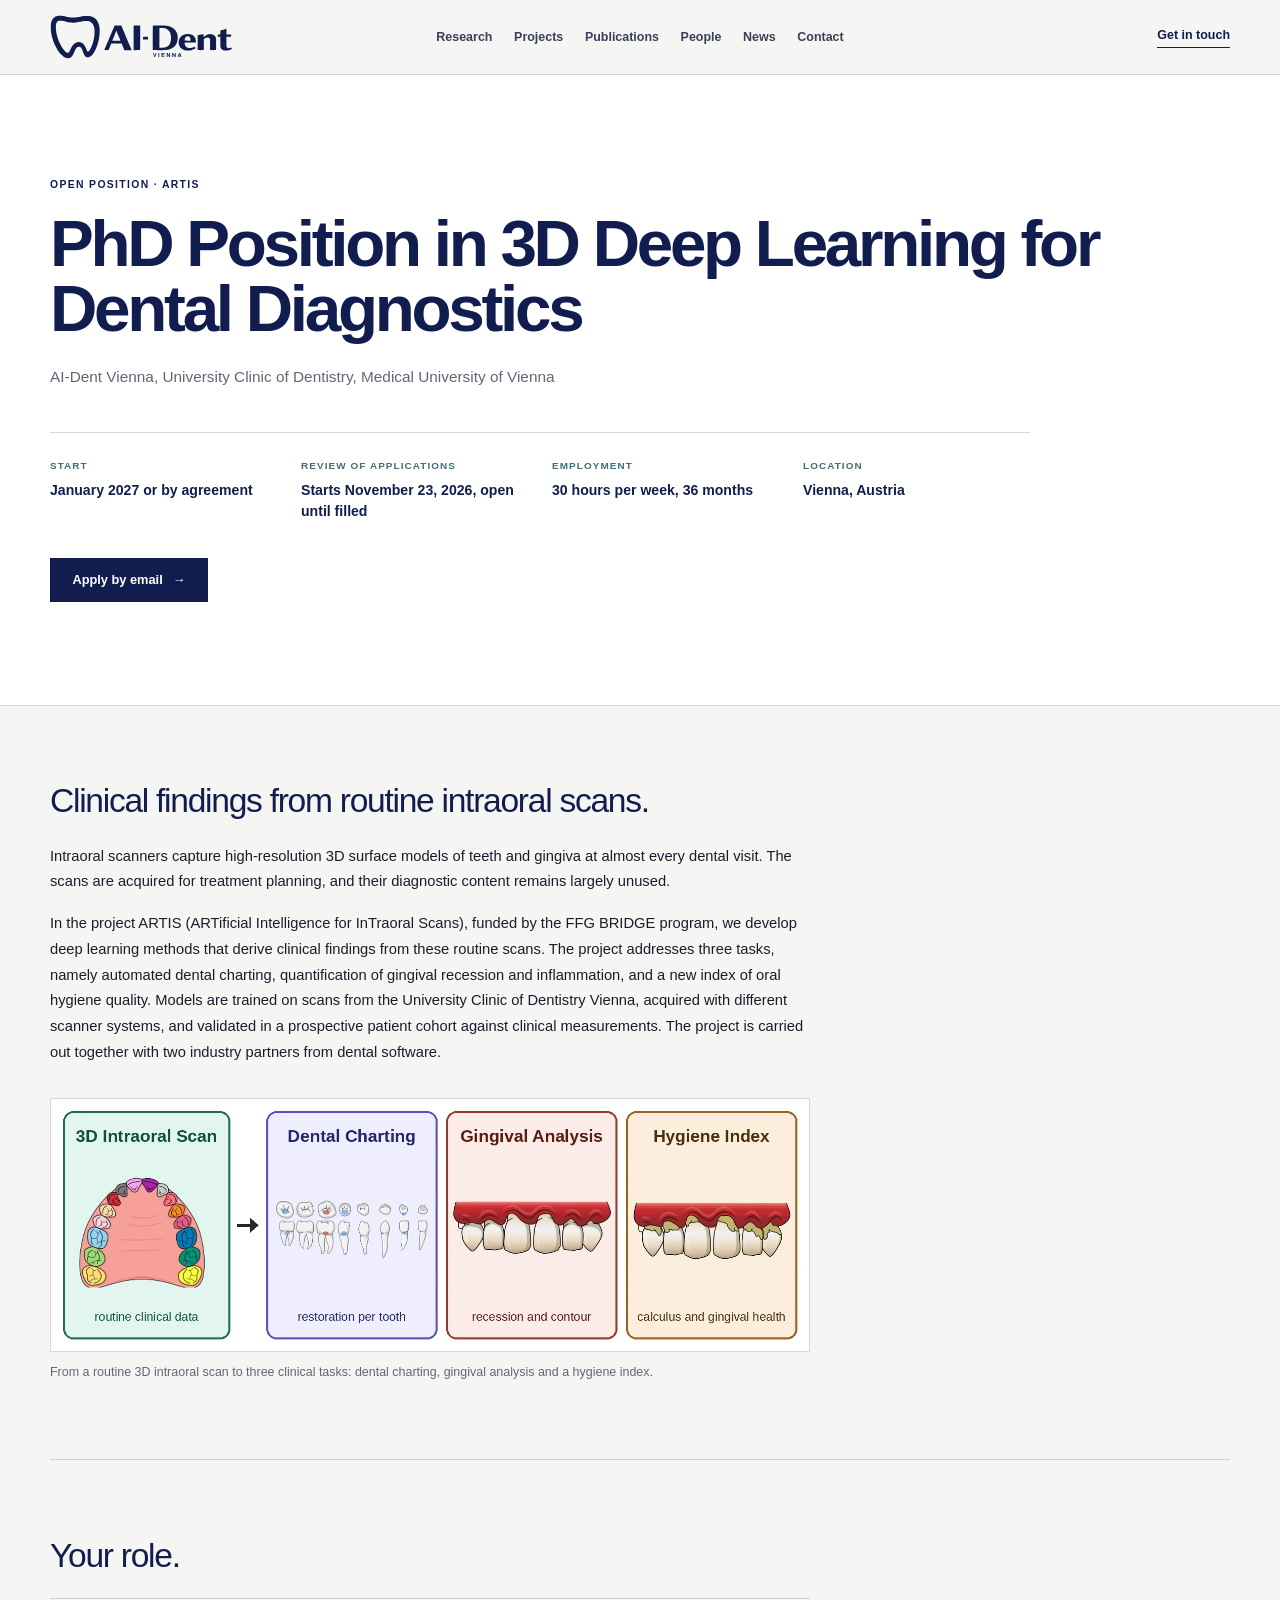
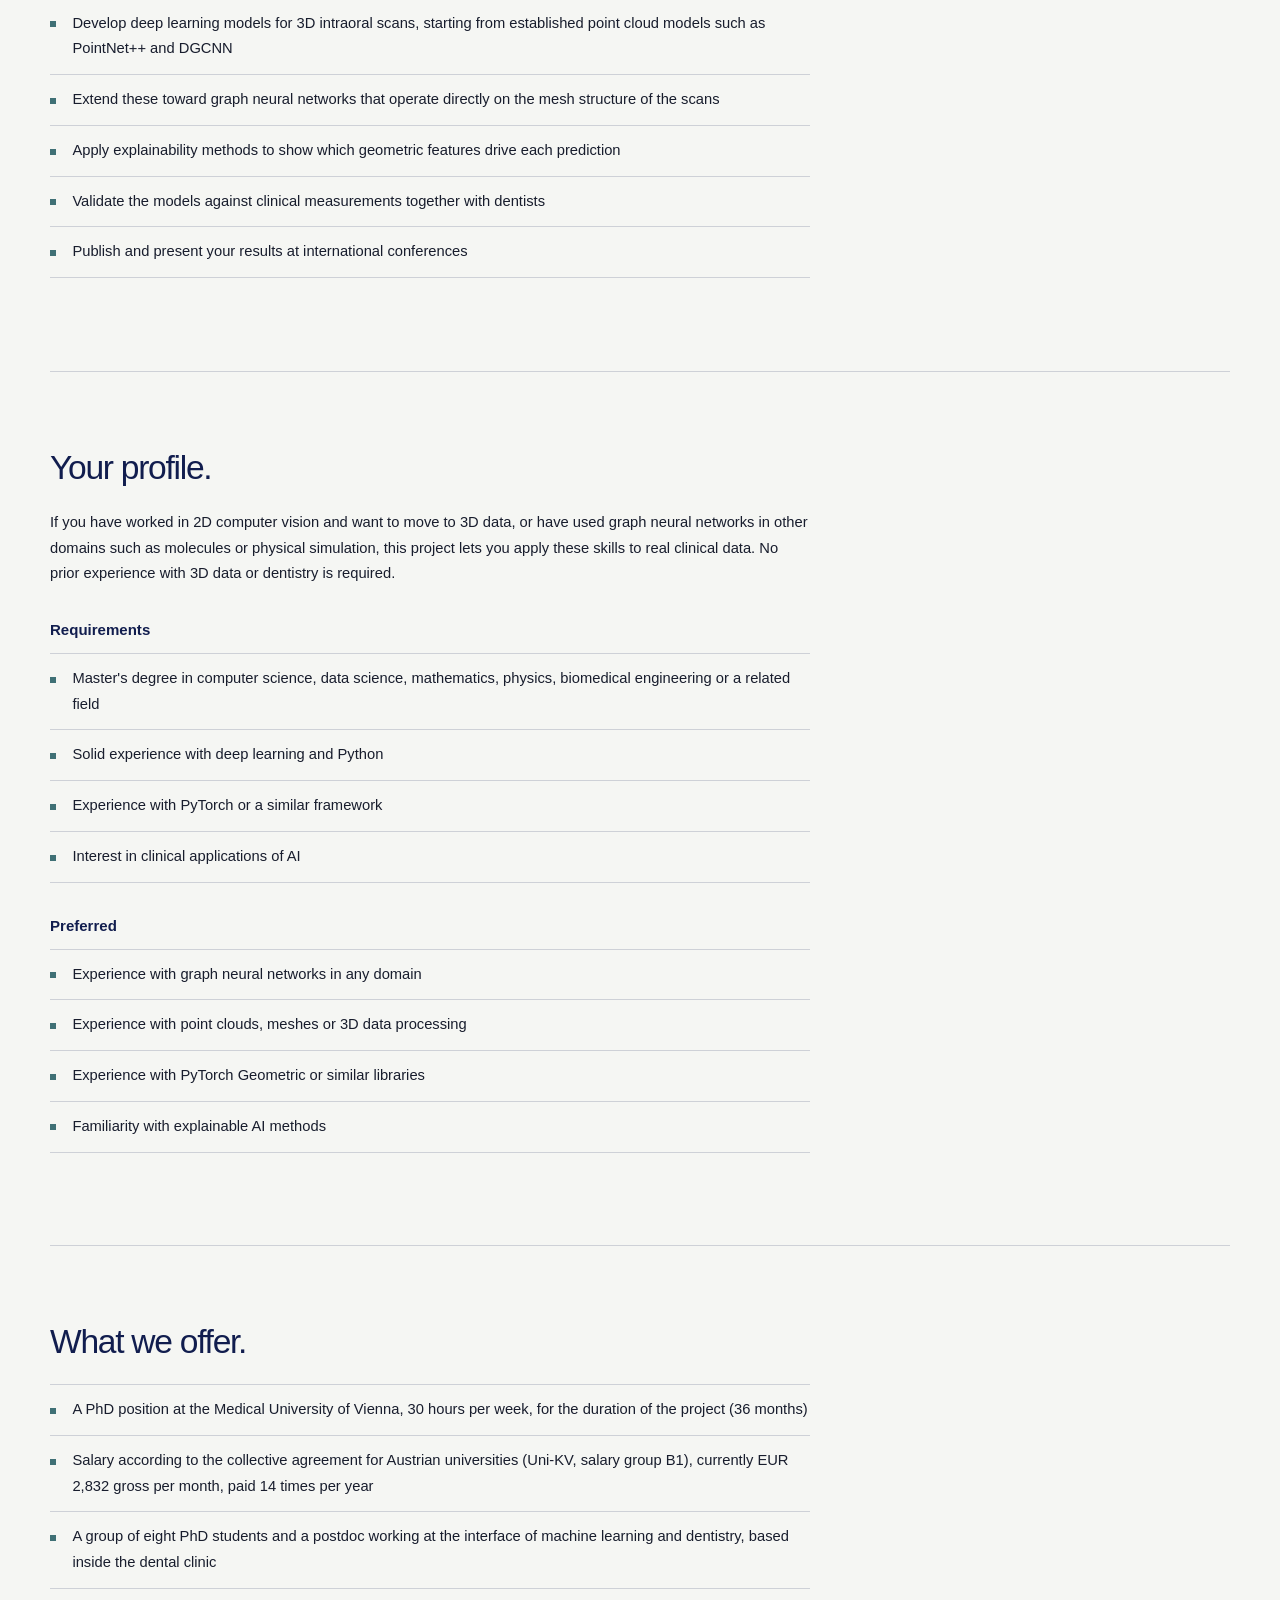
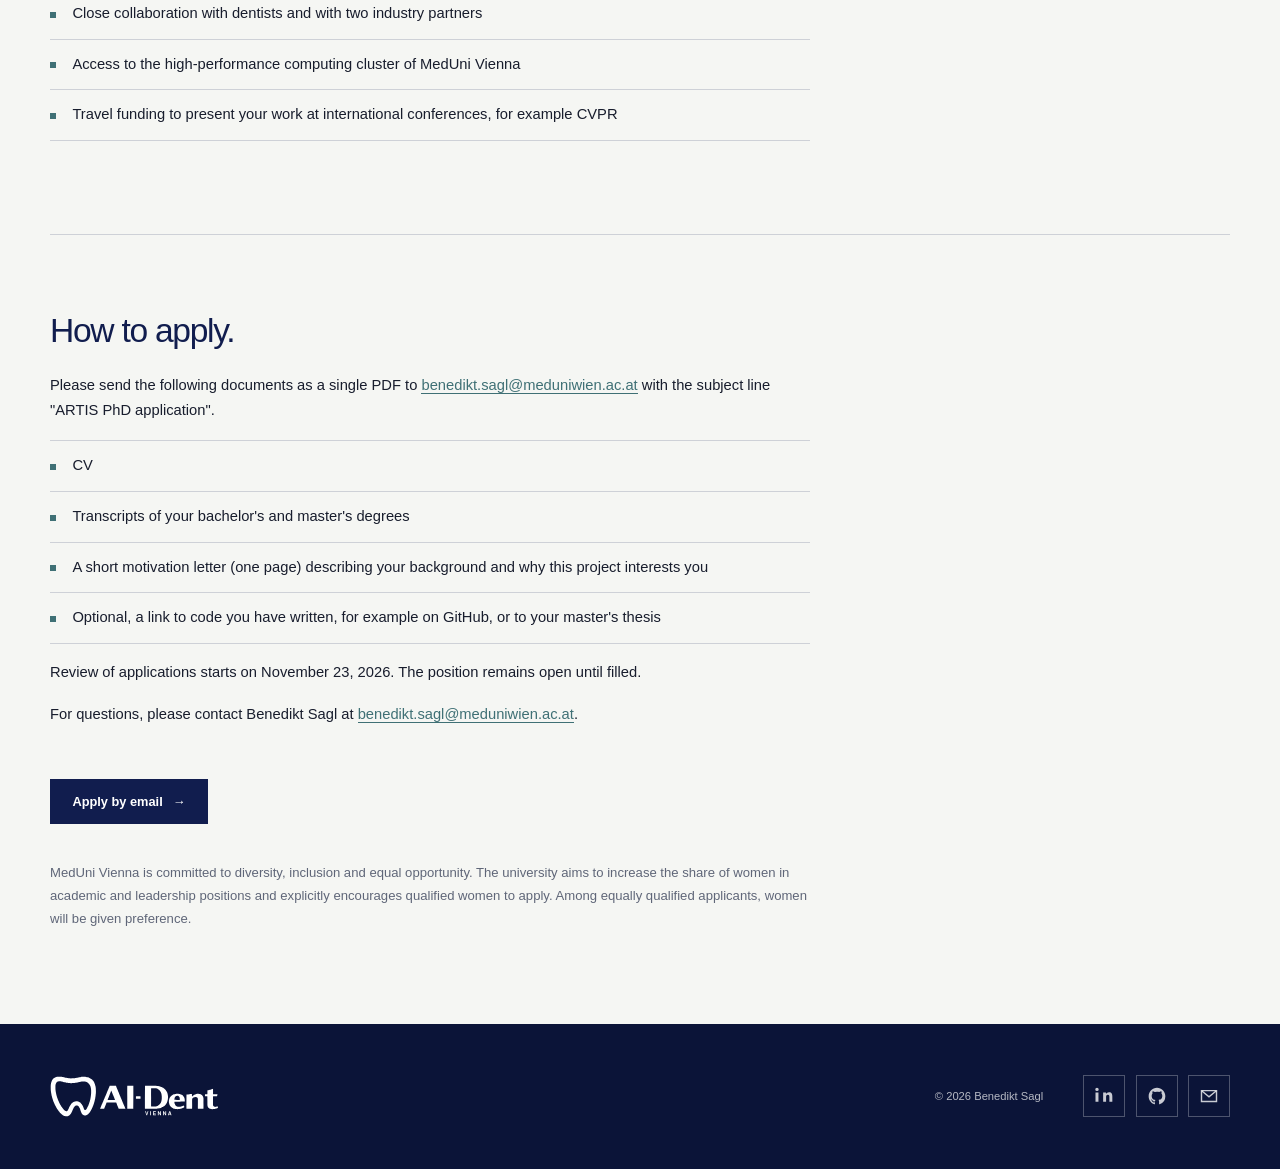
<file: positions/artis-phd/index.html>
<!DOCTYPE html>
<html lang="en">
  <head>
    <meta charset="utf-8">
    <meta name="viewport" content="width=device-width, initial-scale=1">
    <link rel="preload" href="../../brand/ai-dent-vienna-horizontal-navy.svg" as="image">
    <link rel="stylesheet" href="../../_next/static/chunks/0bwqcjxw25rd7.css">
    <title>PhD Position in 3D Deep Learning for Dental Diagnostics | AI-Dent Vienna</title>
    <meta name="description" content="PhD position in the FFG BRIDGE project ARTIS at AI-Dent Vienna, Medical University of Vienna: deep learning on 3D intraoral scans. Start January 2027, review of applications starts 23 November 2026.">
    <link rel="shortcut icon" href="../../favicon.svg">
    <link rel="icon" href="../../favicon.svg">
    <link rel="apple-touch-icon" href="../../favicon.svg">
    <link rel="canonical" href="https://aidentvienna.org/positions/artis-phd/">
    <meta property="og:type" content="website">
    <meta property="og:site_name" content="AI-Dent Vienna">
    <meta property="og:title" content="PhD Position in 3D Deep Learning for Dental Diagnostics">
    <meta property="og:description" content="PhD position in the FFG BRIDGE project ARTIS at AI-Dent Vienna, Medical University of Vienna: deep learning on 3D intraoral scans. Start January 2027, review of applications starts 23 November 2026.">
    <meta property="og:url" content="https://aidentvienna.org/positions/artis-phd/">
    <meta property="og:image" content="https://aidentvienna.org/positions/artis-phd/artis-og.jpg">
    <meta property="og:image:width" content="1200">
    <meta property="og:image:height" content="630">
    <meta property="og:image:alt" content="ARTIS overview: a 3D intraoral scan feeds dental charting, gingival analysis and a hygiene index.">
    <meta name="twitter:card" content="summary_large_image">
    <script type="application/ld+json">
{
  "@context": "https://schema.org/",
  "@type": "JobPosting",
  "title": "PhD Position in 3D Deep Learning for Dental Diagnostics",
  "description": "<p>In the project ARTIS (ARTificial Intelligence for InTraoral Scans), funded by the FFG BRIDGE program, we develop deep learning methods that derive clinical findings from routine 3D intraoral scans: automated dental charting, quantification of gingival recession and inflammation, and a new index of oral hygiene quality.</p><p>PhD position at the Medical University of Vienna, 30 hours per week for 36 months, salary according to the Uni-KV (salary group B1), currently EUR 2,832 gross per month, paid 14 times per year.</p><p>Requirements: Master's degree in computer science, data science, mathematics, physics, biomedical engineering or a related field; solid experience with deep learning and Python; experience with PyTorch or a similar framework; interest in clinical applications of AI.</p><p>Apply with CV, transcripts, a one-page motivation letter and optionally a link to code or your master's thesis, as a single PDF to benedikt.sagl@meduniwien.ac.at with the subject line \"ARTIS PhD application\".</p>",
  "datePosted": "2026-10-15",
  "hiringOrganization": {
    "@type": "Organization",
    "name": "Medical University of Vienna",
    "sameAs": "https://www.meduniwien.ac.at/",
    "logo": "https://aidentvienna.org/favicon.svg"
  },
  "jobLocation": {
    "@type": "Place",
    "address": {
      "@type": "PostalAddress",
      "streetAddress": "Sensengasse 2a",
      "addressLocality": "Vienna",
      "postalCode": "1090",
      "addressCountry": "AT"
    }
  },
  "baseSalary": {
    "@type": "MonetaryAmount",
    "currency": "EUR",
    "value": {
      "@type": "QuantitativeValue",
      "value": 2832,
      "unitText": "MONTH"
    }
  },
  "jobStartDate": "2027-01",
  "directApply": false,
  "url": "https://aidentvienna.org/positions/artis-phd/"
}
    </script>
  </head>
  <body class="antialiased">
    <a class="skip-link" href="#main-content">Skip to content</a>
    <header class="site-header">
      <div class="header-inner">
        <a class="brand-link" href="../../" aria-label="AI-Dent Vienna home">
          <img src="../../brand/ai-dent-vienna-horizontal-navy.svg" alt="AI-Dent Vienna" width="1260" height="300">
        </a>
        <nav class="desktop-nav" aria-label="Primary navigation">
          <a href="../../#research">Research</a>
          <a href="../../#projects">Projects</a>
          <a href="../../publications/">Publications</a>
          <a href="../../#team">People</a>
          <a href="../../news/">News</a>
          <a href="../../#contact">Contact</a>
        </nav>
        <a class="header-contact" href="mailto:benedikt.sagl@meduniwien.ac.at">Get in touch</a>
      </div>
      <nav class="mobile-nav" aria-label="Mobile navigation">
        <a href="../../#research">Research</a>
        <a href="../../#projects">Projects</a>
        <a href="../../publications/">Publications</a>
        <a href="../../#team">People</a>
        <a href="../../news/">News</a>
        <a href="../../#contact">Contact</a>
      </nav>
    </header>
    <main id="main-content">
      <section class="subpage-hero">
        <div>
          <p class="eyebrow">Open position · ARTIS</p>
          <h1>PhD Position in 3D Deep Learning for Dental Diagnostics</h1>
          <p class="job-subtitle">AI-Dent Vienna, University Clinic of Dentistry, Medical University of Vienna</p>
          <dl class="job-facts">
            <div>
              <dt>Start</dt>
              <dd>January 2027 or by agreement</dd>
            </div>
            <div>
              <dt>Review of applications</dt>
              <dd>Starts November 23, 2026, open until filled</dd>
            </div>
            <div>
              <dt>Employment</dt>
              <dd>30 hours per week, 36 months</dd>
            </div>
            <div>
              <dt>Location</dt>
              <dd>Vienna, Austria</dd>
            </div>
          </dl>
          <a class="job-apply-button" href="mailto:benedikt.sagl@meduniwien.ac.at?subject=ARTIS%20PhD%20application">Apply by email <span aria-hidden="true">→</span></a>
        </div>
      </section>
      <section class="job-section">
        <div class="job-content">
          <h2>Clinical findings from routine intraoral scans.</h2>
          <p>Intraoral scanners capture high-resolution 3D surface models of teeth and gingiva at almost every dental visit. The scans are acquired for treatment planning, and their diagnostic content remains largely unused.</p>
          <p>In the project ARTIS (ARTificial Intelligence for InTraoral Scans), funded by the FFG BRIDGE program, we develop deep learning methods that derive clinical findings from these routine scans. The project addresses three tasks, namely automated dental charting, quantification of gingival recession and inflammation, and a new index of oral hygiene quality. Models are trained on scans from the University Clinic of Dentistry Vienna, acquired with different scanner systems, and validated in a prospective patient cohort against clinical measurements. The project is carried out together with two industry partners from dental software.</p>
          <figure class="job-figure">
            <img src="artis-overview.webp" alt="Overview of ARTIS: a 3D intraoral scan, routine clinical data, is used for three tasks: dental charting (restoration per tooth), gingival analysis (recession and contour) and a hygiene index (calculus and gingival health)." width="1500" height="500">
            <figcaption>From a routine 3D intraoral scan to three clinical tasks: dental charting, gingival analysis and a hygiene index.</figcaption>
          </figure>
        </div>
      </section>
      <section class="job-section">
        <div class="job-content">
          <h2>Your role.</h2>
          <ul>
            <li>Develop deep learning models for 3D intraoral scans, starting from established point cloud models such as PointNet++ and DGCNN</li>
            <li>Extend these toward graph neural networks that operate directly on the mesh structure of the scans</li>
            <li>Apply explainability methods to show which geometric features drive each prediction</li>
            <li>Validate the models against clinical measurements together with dentists</li>
            <li>Publish and present your results at international conferences</li>
          </ul>
        </div>
      </section>
      <section class="job-section">
        <div class="job-content">
          <h2>Your profile.</h2>
          <p>If you have worked in 2D computer vision and want to move to 3D data, or have used graph neural networks in other domains such as molecules or physical simulation, this project lets you apply these skills to real clinical data. No prior experience with 3D data or dentistry is required.</p>
          <h3>Requirements</h3>
          <ul>
            <li>Master's degree in computer science, data science, mathematics, physics, biomedical engineering or a related field</li>
            <li>Solid experience with deep learning and Python</li>
            <li>Experience with PyTorch or a similar framework</li>
            <li>Interest in clinical applications of AI</li>
          </ul>
          <h3>Preferred</h3>
          <ul>
            <li>Experience with graph neural networks in any domain</li>
            <li>Experience with point clouds, meshes or 3D data processing</li>
            <li>Experience with PyTorch Geometric or similar libraries</li>
            <li>Familiarity with explainable AI methods</li>
          </ul>
        </div>
      </section>
      <section class="job-section">
        <div class="job-content">
          <h2>What we offer.</h2>
          <ul>
            <li>A PhD position at the Medical University of Vienna, 30 hours per week, for the duration of the project (36 months)</li>
            <li>Salary according to the collective agreement for Austrian universities (Uni-KV, salary group B1), currently EUR 2,832 gross per month, paid 14 times per year</li>
            <li>A group of eight PhD students and a postdoc working at the interface of machine learning and dentistry, based inside the dental clinic</li>
            <li>Close collaboration with dentists and with two industry partners</li>
            <li>Access to the high-performance computing cluster of MedUni Vienna</li>
            <li>Travel funding to present your work at international conferences, for example CVPR</li>
          </ul>
        </div>
      </section>
      <section class="job-section">
        <div class="job-content">
          <h2>How to apply.</h2>
          <p>Please send the following documents as a single PDF to <a href="mailto:benedikt.sagl@meduniwien.ac.at?subject=ARTIS%20PhD%20application">benedikt.sagl@meduniwien.ac.at</a> with the subject line "ARTIS PhD application".</p>
          <ul>
            <li>CV</li>
            <li>Transcripts of your bachelor's and master's degrees</li>
            <li>A short motivation letter (one page) describing your background and why this project interests you</li>
            <li>Optional, a link to code you have written, for example on GitHub, or to your master's thesis</li>
          </ul>
          <p>Review of applications starts on November 23, 2026. The position remains open until filled.</p>
          <p>For questions, please contact Benedikt Sagl at <a href="mailto:benedikt.sagl@meduniwien.ac.at">benedikt.sagl@meduniwien.ac.at</a>.</p>
          <a class="job-apply-button" href="mailto:benedikt.sagl@meduniwien.ac.at?subject=ARTIS%20PhD%20application">Apply by email <span aria-hidden="true">→</span></a>
          <p class="job-note" style="margin-top:2.4rem">MedUni Vienna is committed to diversity, inclusion and equal opportunity. The university aims to increase the share of women in academic and leadership positions and explicitly encourages qualified women to apply. Among equally qualified applicants, women will be given preference.</p>
        </div>
      </section>
    </main>
    <footer class="site-footer">
      <div class="footer-inner">
        <img src="../../brand/ai-dent-vienna-horizontal-white.svg" alt="AI-Dent Vienna" width="1260" height="300">
        <p>© 2026 Benedikt Sagl</p>
        <div class="social-links" aria-label="AI-Dent Vienna online">
          <a href="https://www.linkedin.com/in/benedikt-sagl/" class="social-link" target="_blank" rel="noreferrer">
            <svg viewBox="0 0 24 24" aria-hidden="true">
              <path fill="currentColor" d="M5.35 7.65H1.8V19h3.55V7.65ZM3.58 2A2.06 2.06 0 1 0 3.6 6.12 2.06 2.06 0 0 0 3.58 2ZM18.08 7.38a4.08 4.08 0 0 0-3.67 2.02h-.05V7.65h-3.4V19h3.54v-5.62c0-1.48.28-2.92 2.12-2.92 1.82 0 1.84 1.7 1.84 3.02V19H22v-6.23c0-3.06-.66-5.39-3.92-5.39Z"></path>
            </svg>
            <span class="sr-only">Benedikt Sagl on LinkedIn</span>
          </a>
          <a href="https://github.com/CC-AIDent-Vienna" class="social-link" target="_blank" rel="noreferrer">
            <svg viewBox="0 0 24 24" aria-hidden="true">
              <path fill="currentColor" d="M12 2C6.48 2 2 6.6 2 12.27c0 4.53 2.87 8.38 6.84 9.74.5.1.68-.22.68-.49v-1.91c-2.78.62-3.37-1.2-3.37-1.2-.45-1.18-1.11-1.5-1.11-1.5-.91-.64.07-.62.07-.62 1 .08 1.53 1.06 1.53 1.06.9 1.57 2.35 1.12 2.92.85.09-.67.35-1.12.64-1.38-2.22-.26-4.56-1.14-4.56-5.08 0-1.12.39-2.04 1.03-2.76-.1-.26-.45-1.31.1-2.72 0 0 .84-.28 2.75 1.05A9.34 9.34 0 0 1 12 6.97c.85 0 1.69.12 2.49.34 1.91-1.33 2.75-1.05 2.75-1.05.55 1.41.2 2.46.1 2.72.64.72 1.03 1.64 1.03 2.76 0 3.95-2.34 4.82-4.57 5.07.36.32.68.95.68 1.91v2.8c0 .27.18.59.69.49A10.25 10.25 0 0 0 22 12.27C22 6.6 17.52 2 12 2Z"></path>
            </svg>
            <span class="sr-only">AI-Dent Vienna on GitHub</span>
          </a>
          <a href="mailto:benedikt.sagl@meduniwien.ac.at" class="social-link">
            <svg viewBox="0 0 24 24" aria-hidden="true" fill="none">
              <path d="M3 5.5h18v13H3z" stroke="currentColor"></path>
              <path d="m3.5 6 8.5 7 8.5-7" stroke="currentColor"></path>
            </svg>
            <span class="sr-only">Email AI-Dent Vienna</span>
          </a>
        </div>
      </div>
    </footer>
  </body>
</html>
</file>
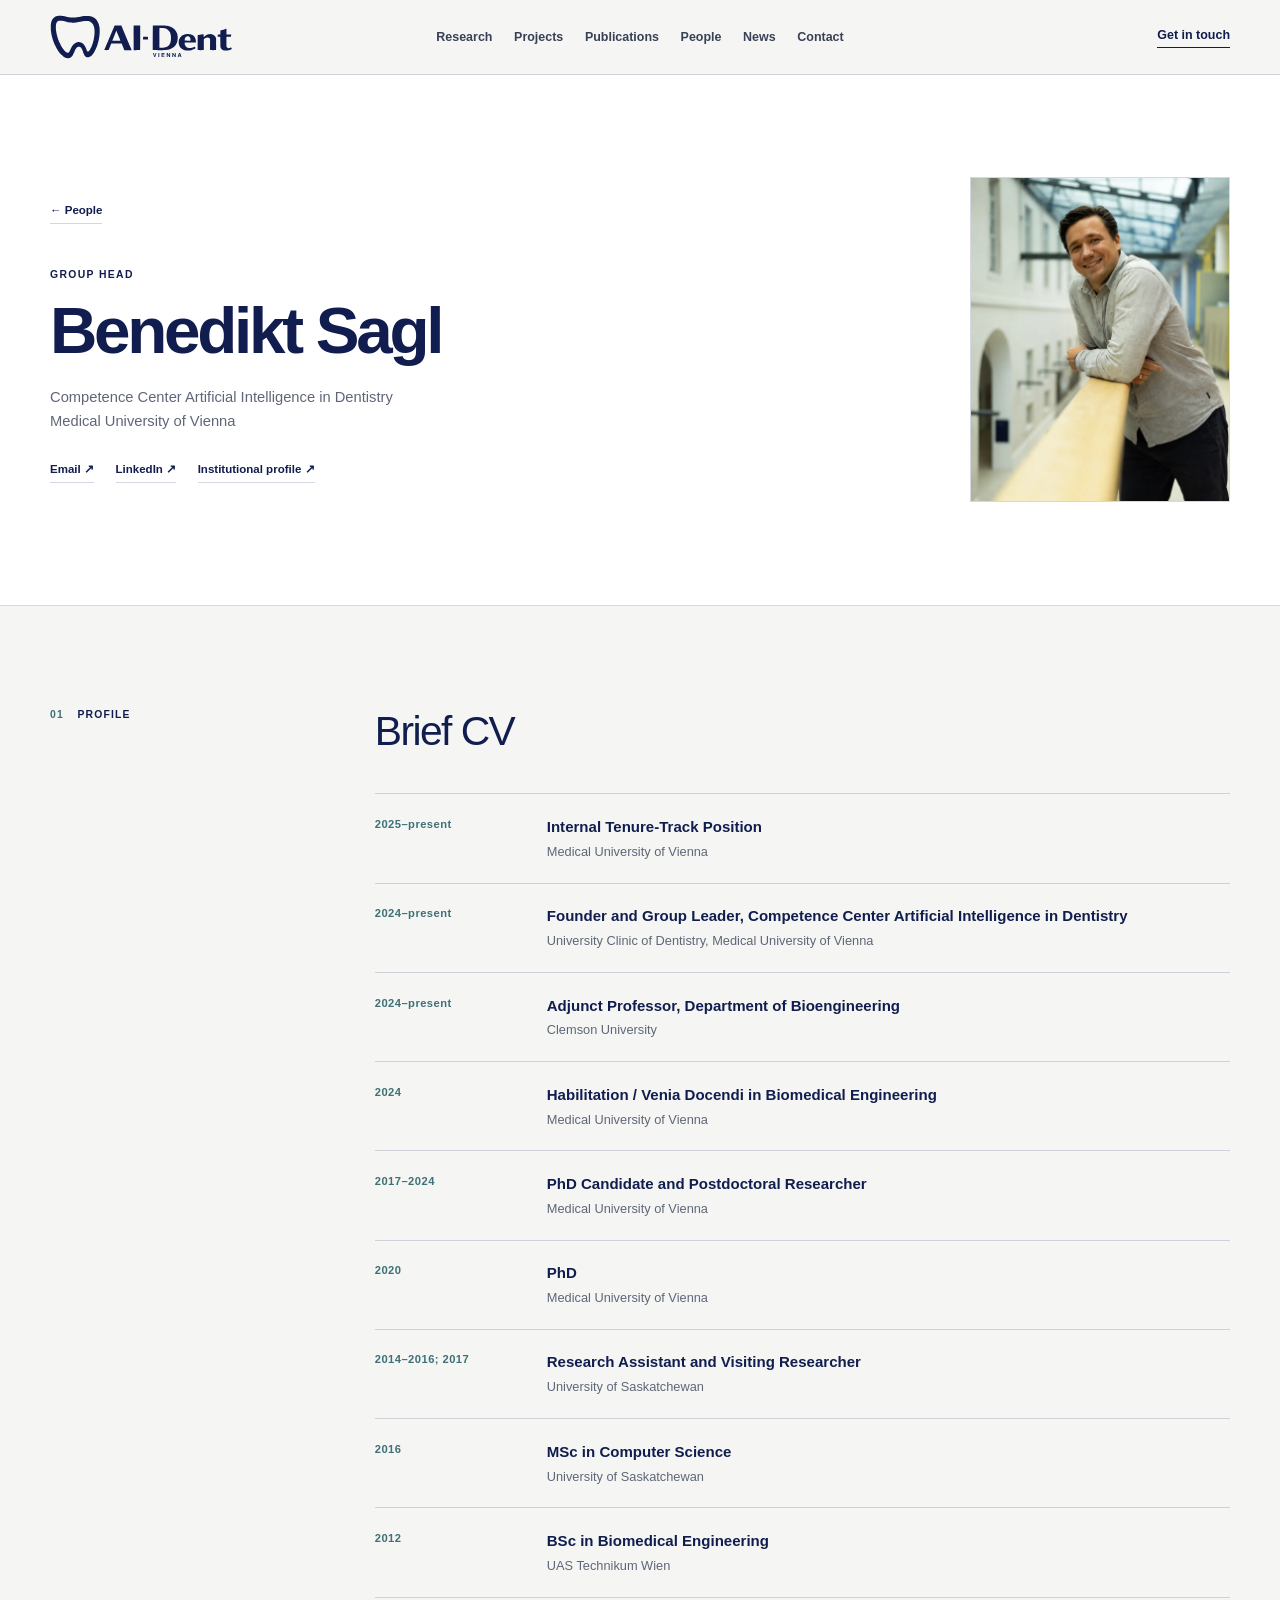
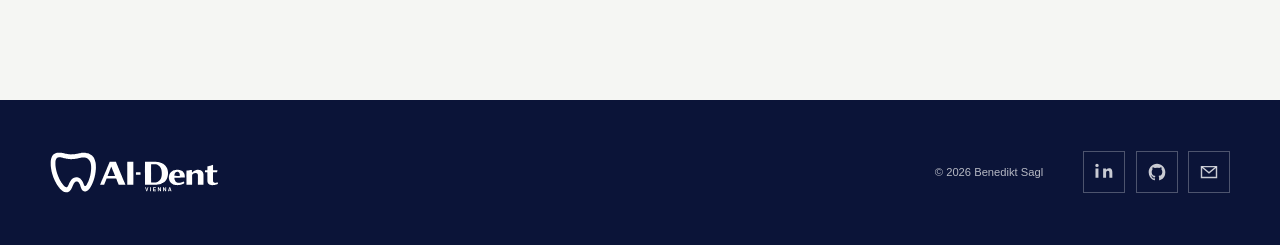
<file: team/benedikt-sagl/index.html>
<!DOCTYPE html>
<html lang="en">
  <head>
    <meta charset="utf-8">
    <meta name="viewport" content="width=device-width, initial-scale=1">
    <link rel="preload" href="../../brand/ai-dent-vienna-horizontal-navy.svg" as="image">
    <link rel="preload" href="../benedikt-sagl-profile.webp" as="image">
    <link rel="preload" href="../../brand/ai-dent-vienna-horizontal-white.svg" as="image">
    <link rel="stylesheet" href="../../_next/static/chunks/0bwqcjxw25rd7.css" data-precedence="next">
    <link rel="preload" as="script" fetchpriority="low" href="../../_next/static/chunks/15xrurgzs99gv.js">
    <script src="../../_next/static/chunks/0t2z5hkh7v~~b.js" async=""></script>
    <script src="../../_next/static/chunks/07lhk_q6pmm3r.js" async=""></script>
    <script src="../../_next/static/chunks/turbopack-08lz5pl99x_po.js" async=""></script>
    <script src="../../_next/static/chunks/0dbhjjzl8qfwv.js" async=""></script>
    <title>Benedikt Sagl | AI-Dent Vienna</title>
    <meta name="description" content="Brief academic CV of Benedikt Sagl, Group Head of AI-Dent Vienna.">
    <link rel="shortcut icon" href="../../favicon.svg">
    <link rel="icon" href="../../favicon.svg">
    <link rel="apple-touch-icon" href="../../favicon.svg">
    <script src="../../_next/static/chunks/03~yq9q893hmn.js" nomodule=""></script>
  </head>
  <body class="antialiased">
    <div hidden="">
      <!--$-->
      <!--/$-->
    </div>
    <a class="skip-link" href="#main-content">Skip to content</a>
    <header class="site-header">
      <div class="header-inner">
        <a class="brand-link" href="../../" aria-label="AI-Dent Vienna home">
          <img src="../../brand/ai-dent-vienna-horizontal-navy.svg" alt="AI-Dent Vienna" width="1260" height="300">
        </a>
        <nav class="desktop-nav" aria-label="Primary navigation">
          <a href="../../#research">Research</a>
          <a href="../../#projects">Projects</a>
          <a href="../../publications/">Publications</a>
          <a href="../../#team">People</a>
          <a href="../../#news">News</a>
          <a href="../../#contact">Contact</a>
        </nav>
        <a class="header-contact" href="mailto:benedikt.sagl@meduniwien.ac.at">Get in touch</a>
      </div>
      <nav class="mobile-nav" aria-label="Mobile navigation">
        <a href="../../#research">Research</a>
        <a href="../../#projects">Projects</a>
        <a href="../../publications/">Publications</a>
        <a href="../../#team">People</a>
        <a href="../../#news">News</a>
        <a href="../../#contact">Contact</a>
      </nav>
    </header>
    <main id="main-content">
      <section class="profile-hero">
        <div class="profile-hero-inner">
          <div class="profile-heading">
            <a class="profile-back-link" href="../../#team">← People</a>
            <p class="eyebrow">Group Head</p>
            <h1>Benedikt Sagl</h1>
            <p>Competence Center Artificial Intelligence in Dentistry<br>Medical University of Vienna</p>
            <div class="profile-links" aria-label="Benedikt Sagl online">
              <a href="mailto:benedikt.sagl@meduniwien.ac.at">Email ↗</a>
              <a href="https://www.linkedin.com/in/benedikt-sagl/" class="" target="_blank" rel="noreferrer">LinkedIn ↗</a>
              <a href="https://www.unizahnklinik-wien.at/forschung/grundlagenforschung/competence-center-artificial-intelligence/" class="" target="_blank" rel="noreferrer">Institutional profile ↗</a>
            </div>
          </div>
          <img class="profile-portrait" src="../benedikt-sagl-profile.webp" alt="Portrait of Benedikt Sagl" width="320" height="320">
        </div>
      </section>
      <section class="cv-section">
        <div class="section-label">
          <span>01</span>
          <p>Profile</p>
        </div>
        <div class="cv-content">
          <h2>Brief CV</h2>
          <div class="cv-list">
            <article class="cv-entry">
              <p class="cv-period">2025–present</p>
              <div>
                <h3>Internal Tenure-Track Position</h3>
                <p>Medical University of Vienna</p>
              </div>
            </article>
            <article class="cv-entry">
              <p class="cv-period">2024–present</p>
              <div>
                <h3>Founder and Group Leader, Competence Center Artificial Intelligence in Dentistry</h3>
                <p>University Clinic of Dentistry, Medical University of Vienna</p>
              </div>
            </article>
            <article class="cv-entry">
              <p class="cv-period">2024–present</p>
              <div>
                <h3>Adjunct Professor, Department of Bioengineering</h3>
                <p>Clemson University</p>
              </div>
            </article>
            <article class="cv-entry">
              <p class="cv-period">2024</p>
              <div>
                <h3>Habilitation / Venia Docendi in Biomedical Engineering</h3>
                <p>Medical University of Vienna</p>
              </div>
            </article>
            <article class="cv-entry">
              <p class="cv-period">2017–2024</p>
              <div>
                <h3>PhD Candidate and Postdoctoral Researcher</h3>
                <p>Medical University of Vienna</p>
              </div>
            </article>
            <article class="cv-entry">
              <p class="cv-period">2020</p>
              <div>
                <h3>PhD</h3>
                <p>Medical University of Vienna</p>
              </div>
            </article>
            <article class="cv-entry">
              <p class="cv-period">2014–2016; 2017</p>
              <div>
                <h3>Research Assistant and Visiting Researcher</h3>
                <p>University of Saskatchewan</p>
              </div>
            </article>
            <article class="cv-entry">
              <p class="cv-period">2016</p>
              <div>
                <h3>MSc in Computer Science</h3>
                <p>University of Saskatchewan</p>
              </div>
            </article>
            <article class="cv-entry">
              <p class="cv-period">2012</p>
              <div>
                <h3>BSc in Biomedical Engineering</h3>
                <p>UAS Technikum Wien</p>
              </div>
            </article>
          </div>
        </div>
      </section>
    </main>
    <footer class="site-footer">
      <div class="footer-inner">
        <img src="../../brand/ai-dent-vienna-horizontal-white.svg" alt="AI-Dent Vienna" width="1260" height="300">
        <p>© <!-- -->2026<!-- --> Benedikt Sagl</p>
        <div class="social-links" aria-label="AI-Dent Vienna online">
          <a href="https://www.linkedin.com/in/benedikt-sagl/" class="social-link" target="_blank" rel="noreferrer">
            <svg viewbox="0 0 24 24" aria-hidden="true">
              <path fill="currentColor" d="M5.35 7.65H1.8V19h3.55V7.65ZM3.58 2A2.06 2.06 0 1 0 3.6 6.12 2.06 2.06 0 0 0 3.58 2ZM18.08 7.38a4.08 4.08 0 0 0-3.67 2.02h-.05V7.65h-3.4V19h3.54v-5.62c0-1.48.28-2.92 2.12-2.92 1.82 0 1.84 1.7 1.84 3.02V19H22v-6.23c0-3.06-.66-5.39-3.92-5.39Z"></path>
            </svg>
            <span class="sr-only">Benedikt Sagl on LinkedIn</span>
          </a>
          <a href="https://github.com/CC-AIDent-Vienna" class="social-link" target="_blank" rel="noreferrer">
            <svg viewbox="0 0 24 24" aria-hidden="true">
              <path fill="currentColor" d="M12 2C6.48 2 2 6.6 2 12.27c0 4.53 2.87 8.38 6.84 9.74.5.1.68-.22.68-.49v-1.91c-2.78.62-3.37-1.2-3.37-1.2-.45-1.18-1.11-1.5-1.11-1.5-.91-.64.07-.62.07-.62 1 .08 1.53 1.06 1.53 1.06.9 1.57 2.35 1.12 2.92.85.09-.67.35-1.12.64-1.38-2.22-.26-4.56-1.14-4.56-5.08 0-1.12.39-2.04 1.03-2.76-.1-.26-.45-1.31.1-2.72 0 0 .84-.28 2.75 1.05A9.34 9.34 0 0 1 12 6.97c.85 0 1.69.12 2.49.34 1.91-1.33 2.75-1.05 2.75-1.05.55 1.41.2 2.46.1 2.72.64.72 1.03 1.64 1.03 2.76 0 3.95-2.34 4.82-4.57 5.07.36.32.68.95.68 1.91v2.8c0 .27.18.59.69.49A10.25 10.25 0 0 0 22 12.27C22 6.6 17.52 2 12 2Z"></path>
            </svg>
            <span class="sr-only">AI-Dent Vienna on GitHub</span>
          </a>
          <a href="mailto:benedikt.sagl@meduniwien.ac.at" class="social-link">
            <svg viewbox="0 0 24 24" aria-hidden="true" fill="none">
              <path d="M3 5.5h18v13H3z" stroke="currentColor"></path>
              <path d="m3.5 6 8.5 7 8.5-7" stroke="currentColor"></path>
            </svg>
            <span class="sr-only">Email AI-Dent Vienna</span>
          </a>
        </div>
      </div>
    </footer>
    <!--$-->
    <!--/$-->
    <script src="../../_next/static/chunks/15xrurgzs99gv.js" id="_R_" async=""></script>
    <script>(self.__next_f=self.__next_f||[]).push([0])</script>
    <script>self.__next_f.push([1,"1:\"$Sreact.fragment\"\n2:I[39756,[\"/_next/static/chunks/0dbhjjzl8qfwv.js\"],\"default\"]\n3:I[37457,[\"/_next/static/chunks/0dbhjjzl8qfwv.js\"],\"default\"]\na:I[68027,[\"/_next/static/chunks/0dbhjjzl8qfwv.js\"],\"default\",1]\n:HL[\"/_next/static/chunks/0bwqcjxw25rd7.css\",\"style\"]\n:HL[\"/brand/ai-dent-vienna-horizontal-navy.svg\",\"image\"]\n"])</script>
    <script>self.__next_f.push([1,"0:{\"P\":null,\"c\":[\"\",\"team\",\"benedikt-sagl\",\"\"],\"q\":\"\",\"i\":false,\"f\":[[[\"\",{\"children\":[\"team\",{\"children\":[\"benedikt-sagl\",{\"children\":[\"__PAGE__\",{}]}]}]},\"$undefined\",\"$undefined\",16],[[\"$\",\"$1\",\"c\",{\"children\":[[[\"$\",\"link\",\"0\",{\"rel\":\"stylesheet\",\"href\":\"/_next/static/chunks/0bwqcjxw25rd7.css\",\"precedence\":\"next\",\"crossOrigin\":\"$undefined\",\"nonce\":\"$undefined\"}],[\"$\",\"script\",\"script-0\",{\"src\":\"/_next/static/chunks/0dbhjjzl8qfwv.js\",\"async\":true,\"nonce\":\"$undefined\"}]],[\"$\",\"html\",null,{\"lang\":\"en\",\"children\":[\"$\",\"body\",null,{\"className\":\"antialiased\",\"children\":[\"$\",\"$L2\",null,{\"parallelRouterKey\":\"children\",\"error\":\"$undefined\",\"errorStyles\":\"$undefined\",\"errorScripts\":\"$undefined\",\"template\":[\"$\",\"$L3\",null,{}],\"templateStyles\":\"$undefined\",\"templateScripts\":\"$undefined\",\"notFound\":[[[\"$\",\"title\",null,{\"children\":\"404: This page could not be found.\"}],[\"$\",\"div\",null,{\"style\":{\"fontFamily\":\"system-ui,\\\"Segoe UI\\\",Roboto,Helvetica,Arial,sans-serif,\\\"Apple Color Emoji\\\",\\\"Segoe UI Emoji\\\"\",\"height\":\"100vh\",\"textAlign\":\"center\",\"display\":\"flex\",\"flexDirection\":\"column\",\"alignItems\":\"center\",\"justifyContent\":\"center\"},\"children\":[\"$\",\"div\",null,{\"children\":[[\"$\",\"style\",null,{\"dangerouslySetInnerHTML\":{\"__html\":\"body{color:#000;background:#fff;margin:0}.next-error-h1{border-right:1px solid rgba(0,0,0,.3)}@media (prefers-color-scheme:dark){body{color:#fff;background:#000}.next-error-h1{border-right:1px solid rgba(255,255,255,.3)}}\"}}],[\"$\",\"h1\",null,{\"className\":\"next-error-h1\",\"style\":{\"display\":\"inline-block\",\"margin\":\"0 20px 0 0\",\"padding\":\"0 23px 0 0\",\"fontSize\":24,\"fontWeight\":500,\"verticalAlign\":\"top\",\"lineHeight\":\"49px\"},\"children\":404}],[\"$\",\"div\",null,{\"style\":{\"display\":\"inline-block\"},\"children\":[\"$\",\"h2\",null,{\"style\":{\"fontSize\":14,\"fontWeight\":400,\"lineHeight\":\"49px\",\"margin\":0},\"children\":\"This page could not be found.\"}]}]]}]}]],[]],\"forbidden\":\"$undefined\",\"unauthorized\":\"$undefined\"}]}]}]]}],{\"children\":[[\"$\",\"$1\",\"c\",{\"children\":[null,[\"$\",\"$L2\",null,{\"parallelRouterKey\":\"children\",\"error\":\"$undefined\",\"errorStyles\":\"$undefined\",\"errorScripts\":\"$undefined\",\"template\":[\"$\",\"$L3\",null,{}],\"templateStyles\":\"$undefined\",\"templateScripts\":\"$undefined\",\"notFound\":\"$undefined\",\"forbidden\":\"$undefined\",\"unauthorized\":\"$undefined\"}]]}],{\"children\":[[\"$\",\"$1\",\"c\",{\"children\":[null,[\"$\",\"$L2\",null,{\"parallelRouterKey\":\"children\",\"error\":\"$undefined\",\"errorStyles\":\"$undefined\",\"errorScripts\":\"$undefined\",\"template\":[\"$\",\"$L3\",null,{}],\"templateStyles\":\"$undefined\",\"templateScripts\":\"$undefined\",\"notFound\":\"$undefined\",\"forbidden\":\"$undefined\",\"unauthorized\":\"$undefined\"}]]}],{\"children\":[[\"$\",\"$1\",\"c\",{\"children\":[[[\"$\",\"a\",null,{\"className\":\"skip-link\",\"href\":\"#main-content\",\"children\":\"Skip to content\"}],[\"$\",\"header\",null,{\"className\":\"site-header\",\"children\":[[\"$\",\"div\",null,{\"className\":\"header-inner\",\"children\":[[\"$\",\"a\",null,{\"className\":\"brand-link\",\"href\":\"/\",\"aria-label\":\"AI-Dent Vienna home\",\"children\":[\"$\",\"img\",null,{\"src\":\"/brand/ai-dent-vienna-horizontal-navy.svg\",\"alt\":\"AI-Dent Vienna\",\"width\":\"1260\",\"height\":\"300\"}]}],[\"$\",\"nav\",null,{\"className\":\"desktop-nav\",\"aria-label\":\"Primary navigation\",\"children\":[[\"$\",\"a\",null,{\"href\":\"/#research\",\"children\":\"Research\"}],[\"$\",\"a\",null,{\"href\":\"/#projects\",\"children\":\"Projects\"}],[\"$\",\"a\",null,{\"href\":\"/publications\",\"children\":\"Publications\"}],[\"$\",\"a\",null,{\"href\":\"/#team\",\"children\":\"People\"}],[\"$\",\"a\",null,{\"href\":\"/#news\",\"children\":\"News\"}],[\"$\",\"a\",null,{\"href\":\"/#contact\",\"children\":\"Contact\"}]]}],[\"$\",\"a\",null,{\"className\":\"header-contact\",\"href\":\"mailto:benedikt.sagl@meduniwien.ac.at\",\"children\":\"Get in touch\"}]]}],[\"$\",\"nav\",null,{\"className\":\"mobile-nav\",\"aria-label\":\"Mobile navigation\",\"children\":[[\"$\",\"a\",null,{\"href\":\"/#research\",\"children\":\"Research\"}],[\"$\",\"a\",null,{\"href\":\"/#projects\",\"children\":\"Projects\"}],[\"$\",\"a\",null,{\"href\":\"/publications\",\"children\":\"Publications\"}],[\"$\",\"a\",null,{\"href\":\"/#team\",\"children\":\"People\"}],[\"$\",\"a\",null,{\"href\":\"/#news\",\"children\":\"News\"}],[\"$\",\"a\",null,{\"href\":\"/#contact\",\"children\":\"Contact\"}]]}]]}],[\"$\",\"main\",null,{\"id\":\"main-content\",\"children\":[[\"$\",\"section\",null,{\"className\":\"profile-hero\",\"children\":[\"$\",\"div\",null,{\"className\":\"profile-hero-inner\",\"children\":[[\"$\",\"div\",null,{\"className\":\"profile-heading\",\"children\":[[\"$\",\"a\",null,{\"className\":\"profile-back-link\",\"href\":\"/#team\",\"children\":\"← People\"}],[\"$\",\"p\",null,{\"className\":\"eyebrow\",\"children\":\"Group Head\"}],[\"$\",\"h1\",null,{\"children\":\"Benedikt Sagl\"}],[\"$\",\"p\",null,{\"children\":[\"Competence Center Artificial Intelligence in Dentistry\",[\"$\",\"br\",null,{}],\"Medical University of Vienna\"]}],[\"$\",\"div\",null,{\"className\":\"profile-links\",\"aria-label\":\"Benedikt Sagl online\",\"children\":[[\"$\",\"a\",null,{\"href\":\"mailto:benedikt.sagl@meduniwien.ac.at\",\"children\":\"Email ↗\"}],[\"$\",\"a\",null,{\"href\":\"https://www.linkedin.com/in/benedikt-sagl/\",\"className\":\"\",\"target\":\"_blank\",\"rel\":\"noreferrer\",\"children\":\"LinkedIn ↗\"}],[\"$\",\"a\",null,{\"href\":\"https://www.unizahnklinik-wien.at/forschung/grundlagenforschung/competence-center-artificial-intelligence/\",\"className\":\"\",\"target\":\"_blank\",\"rel\":\"noreferrer\",\"children\":\"Institutional profile ↗\"}]]}]]}],\"$L4\"]}]}],\"$L5\"]}],\"$L6\"],null,\"$L7\"]}],{},null,false,null]},null,false,\"$@8\"]},null,false,\"$@8\"]},null,false,null],\"$L9\",false]],\"m\":\"$undefined\",\"G\":[\"$a\",[\"$Lb\"]],\"S\":true,\"h\":null,\"s\":\"$undefined\",\"l\":\"$undefined\",\"p\":\"$undefined\",\"d\":\"$undefined\",\"b\":\"wd0xWJQnYktEUK6Ac0LHb\"}\n"])</script>
    <script>self.__next_f.push([1,"c:I[97367,[\"/_next/static/chunks/0dbhjjzl8qfwv.js\"],\"OutletBoundary\"]\nd:\"$Sreact.suspense\"\n10:I[97367,[\"/_next/static/chunks/0dbhjjzl8qfwv.js\"],\"ViewportBoundary\"]\n12:I[97367,[\"/_next/static/chunks/0dbhjjzl8qfwv.js\"],\"MetadataBoundary\"]\n:HL[\"/team/benedikt-sagl-profile.webp\",\"image\"]\n:HL[\"/brand/ai-dent-vienna-horizontal-white.svg\",\"image\"]\n4:[\"$\",\"img\",null,{\"className\":\"profile-portrait\",\"src\":\"/team/benedikt-sagl-profile.webp\",\"alt\":\"Portrait of Benedikt Sagl\",\"width\":\"320\",\"height\":\"320\"}]\n"])</script>
    <script>self.__next_f.push([1,"5:[\"$\",\"section\",null,{\"className\":\"cv-section\",\"children\":[[\"$\",\"div\",null,{\"className\":\"section-label\",\"children\":[[\"$\",\"span\",null,{\"children\":\"01\"}],[\"$\",\"p\",null,{\"children\":\"Profile\"}]]}],[\"$\",\"div\",null,{\"className\":\"cv-content\",\"children\":[[\"$\",\"h2\",null,{\"children\":\"Brief CV\"}],[\"$\",\"div\",null,{\"className\":\"cv-list\",\"children\":[[\"$\",\"article\",\"2025–present-Tenure-track researcher\",{\"className\":\"cv-entry\",\"children\":[[\"$\",\"p\",null,{\"className\":\"cv-period\",\"children\":\"2025–present\"}],[\"$\",\"div\",null,{\"children\":[[\"$\",\"h3\",null,{\"children\":\"Tenure-track researcher\"}],[\"$\",\"p\",null,{\"children\":\"Medical University of Vienna\"}]]}]]}],[\"$\",\"article\",\"2024–present-Founder and Group Leader, Competence Center Artificial Intelligence in Dentistry\",{\"className\":\"cv-entry\",\"children\":[[\"$\",\"p\",null,{\"className\":\"cv-period\",\"children\":\"2024–present\"}],[\"$\",\"div\",null,{\"children\":[[\"$\",\"h3\",null,{\"children\":\"Founder and Group Leader, Competence Center Artificial Intelligence in Dentistry\"}],[\"$\",\"p\",null,{\"children\":\"University Clinic of Dentistry, Medical University of Vienna\"}]]}]]}],[\"$\",\"article\",\"2024–present-Adjunct Professor, Department of Bioengineering\",{\"className\":\"cv-entry\",\"children\":[[\"$\",\"p\",null,{\"className\":\"cv-period\",\"children\":\"2024–present\"}],[\"$\",\"div\",null,{\"children\":[[\"$\",\"h3\",null,{\"children\":\"Adjunct Professor, Department of Bioengineering\"}],[\"$\",\"p\",null,{\"children\":\"Clemson University\"}]]}]]}],[\"$\",\"article\",\"2024-Habilitation / Venia Docendi in Biomedical Engineering\",{\"className\":\"cv-entry\",\"children\":[[\"$\",\"p\",null,{\"className\":\"cv-period\",\"children\":\"2024\"}],[\"$\",\"div\",null,{\"children\":[[\"$\",\"h3\",null,{\"children\":\"Habilitation / Venia Docendi in Biomedical Engineering\"}],[\"$\",\"p\",null,{\"children\":\"Medical University of Vienna\"}]]}]]}],[\"$\",\"article\",\"2017–2024-PhD Candidate and Postdoctoral Researcher\",{\"className\":\"cv-entry\",\"children\":[[\"$\",\"p\",null,{\"className\":\"cv-period\",\"children\":\"2017–2024\"}],[\"$\",\"div\",null,{\"children\":[[\"$\",\"h3\",null,{\"children\":\"PhD Candidate and Postdoctoral Researcher\"}],[\"$\",\"p\",null,{\"children\":\"Medical University of Vienna\"}]]}]]}],[\"$\",\"article\",\"2020-PhD\",{\"className\":\"cv-entry\",\"children\":[[\"$\",\"p\",null,{\"className\":\"cv-period\",\"children\":\"2020\"}],[\"$\",\"div\",null,{\"children\":[[\"$\",\"h3\",null,{\"children\":\"PhD\"}],[\"$\",\"p\",null,{\"children\":\"Medical University of Vienna\"}]]}]]}],[\"$\",\"article\",\"2014–2016; 2017-Research Assistant and Visiting Researcher\",{\"className\":\"cv-entry\",\"children\":[[\"$\",\"p\",null,{\"className\":\"cv-period\",\"children\":\"2014–2016; 2017\"}],[\"$\",\"div\",null,{\"children\":[[\"$\",\"h3\",null,{\"children\":\"Research Assistant and Visiting Researcher\"}],[\"$\",\"p\",null,{\"children\":\"University of Saskatchewan\"}]]}]]}],[\"$\",\"article\",\"2016-MSc in Computer Science\",{\"className\":\"cv-entry\",\"children\":[[\"$\",\"p\",null,{\"className\":\"cv-period\",\"children\":\"2016\"}],[\"$\",\"div\",null,{\"children\":[[\"$\",\"h3\",null,{\"children\":\"MSc in Computer Science\"}],[\"$\",\"p\",null,{\"children\":\"University of Saskatchewan\"}]]}]]}],[\"$\",\"article\",\"2012-BSc in Biomedical Engineering\",{\"className\":\"cv-entry\",\"children\":[[\"$\",\"p\",null,{\"className\":\"cv-period\",\"children\":\"2012\"}],[\"$\",\"div\",null,{\"children\":[[\"$\",\"h3\",null,{\"children\":\"BSc in Biomedical Engineering\"}],[\"$\",\"p\",null,{\"children\":\"UAS Technikum Wien\"}]]}]]}]]}]]}]]}]\n"])</script>
    <script>self.__next_f.push([1,"6:[\"$\",\"footer\",null,{\"className\":\"site-footer\",\"children\":[\"$\",\"div\",null,{\"className\":\"footer-inner\",\"children\":[[\"$\",\"img\",null,{\"src\":\"/brand/ai-dent-vienna-horizontal-white.svg\",\"alt\":\"AI-Dent Vienna\",\"width\":\"1260\",\"height\":\"300\"}],[\"$\",\"p\",null,{\"children\":[\"© \",2026,\" Benedikt Sagl\"]}],[\"$\",\"div\",null,{\"className\":\"social-links\",\"aria-label\":\"AI-Dent Vienna online\",\"children\":[[\"$\",\"a\",null,{\"href\":\"https://www.linkedin.com/in/benedikt-sagl/\",\"className\":\"social-link\",\"target\":\"_blank\",\"rel\":\"noreferrer\",\"children\":[[\"$\",\"svg\",null,{\"viewBox\":\"0 0 24 24\",\"aria-hidden\":\"true\",\"children\":[\"$\",\"path\",null,{\"fill\":\"currentColor\",\"d\":\"M5.35 7.65H1.8V19h3.55V7.65ZM3.58 2A2.06 2.06 0 1 0 3.6 6.12 2.06 2.06 0 0 0 3.58 2ZM18.08 7.38a4.08 4.08 0 0 0-3.67 2.02h-.05V7.65h-3.4V19h3.54v-5.62c0-1.48.28-2.92 2.12-2.92 1.82 0 1.84 1.7 1.84 3.02V19H22v-6.23c0-3.06-.66-5.39-3.92-5.39Z\"}]}],[\"$\",\"span\",null,{\"className\":\"sr-only\",\"children\":\"Benedikt Sagl on LinkedIn\"}]]}],[\"$\",\"a\",null,{\"href\":\"https://github.com/CC-AIDent-Vienna\",\"className\":\"social-link\",\"target\":\"_blank\",\"rel\":\"noreferrer\",\"children\":[[\"$\",\"svg\",null,{\"viewBox\":\"0 0 24 24\",\"aria-hidden\":\"true\",\"children\":[\"$\",\"path\",null,{\"fill\":\"currentColor\",\"d\":\"M12 2C6.48 2 2 6.6 2 12.27c0 4.53 2.87 8.38 6.84 9.74.5.1.68-.22.68-.49v-1.91c-2.78.62-3.37-1.2-3.37-1.2-.45-1.18-1.11-1.5-1.11-1.5-.91-.64.07-.62.07-.62 1 .08 1.53 1.06 1.53 1.06.9 1.57 2.35 1.12 2.92.85.09-.67.35-1.12.64-1.38-2.22-.26-4.56-1.14-4.56-5.08 0-1.12.39-2.04 1.03-2.76-.1-.26-.45-1.31.1-2.72 0 0 .84-.28 2.75 1.05A9.34 9.34 0 0 1 12 6.97c.85 0 1.69.12 2.49.34 1.91-1.33 2.75-1.05 2.75-1.05.55 1.41.2 2.46.1 2.72.64.72 1.03 1.64 1.03 2.76 0 3.95-2.34 4.82-4.57 5.07.36.32.68.95.68 1.91v2.8c0 .27.18.59.69.49A10.25 10.25 0 0 0 22 12.27C22 6.6 17.52 2 12 2Z\"}]}],[\"$\",\"span\",null,{\"className\":\"sr-only\",\"children\":\"AI-Dent Vienna on GitHub\"}]]}],[\"$\",\"a\",null,{\"href\":\"mailto:benedikt.sagl@meduniwien.ac.at\",\"className\":\"social-link\",\"children\":[[\"$\",\"svg\",null,{\"viewBox\":\"0 0 24 24\",\"aria-hidden\":\"true\",\"fill\":\"none\",\"children\":[[\"$\",\"path\",null,{\"d\":\"M3 5.5h18v13H3z\",\"stroke\":\"currentColor\"}],[\"$\",\"path\",null,{\"d\":\"m3.5 6 8.5 7 8.5-7\",\"stroke\":\"currentColor\"}]]}],[\"$\",\"span\",null,{\"className\":\"sr-only\",\"children\":\"Email AI-Dent Vienna\"}]]}]]}]]}]}]\n"])</script>
    <script>self.__next_f.push([1,"7:[\"$\",\"$Lc\",null,{\"children\":[\"$\",\"$d\",null,{\"name\":\"Next.MetadataOutlet\",\"children\":\"$@e\"}]}]\nf:[]\n8:\"$Wf\"\n9:[\"$\",\"$1\",\"h\",{\"children\":[null,[\"$\",\"$L10\",null,{\"children\":\"$L11\"}],[\"$\",\"div\",null,{\"hidden\":true,\"children\":[\"$\",\"$L12\",null,{\"children\":[\"$\",\"$d\",null,{\"name\":\"Next.Metadata\",\"children\":\"$L13\"}]}]}],null]}]\nb:[\"$\",\"link\",\"0\",{\"rel\":\"stylesheet\",\"href\":\"/_next/static/chunks/0bwqcjxw25rd7.css\",\"precedence\":\"next\",\"crossOrigin\":\"$undefined\",\"nonce\":\"$undefined\"}]\n"])</script>
    <script>self.__next_f.push([1,"11:[[\"$\",\"meta\",\"0\",{\"charSet\":\"utf-8\"}],[\"$\",\"meta\",\"1\",{\"name\":\"viewport\",\"content\":\"width=device-width, initial-scale=1\"}]]\n"])</script>
    <script>self.__next_f.push([1,"14:I[27201,[\"/_next/static/chunks/0dbhjjzl8qfwv.js\"],\"IconMark\"]\ne:null\n13:[[\"$\",\"title\",\"0\",{\"children\":\"Benedikt Sagl | AI-Dent Vienna\"}],[\"$\",\"meta\",\"1\",{\"name\":\"description\",\"content\":\"Brief academic CV of Benedikt Sagl, Group Head of AI-Dent Vienna.\"}],[\"$\",\"link\",\"2\",{\"rel\":\"shortcut icon\",\"href\":\"/favicon.svg\"}],[\"$\",\"link\",\"3\",{\"rel\":\"icon\",\"href\":\"/favicon.svg\"}],[\"$\",\"link\",\"4\",{\"rel\":\"apple-touch-icon\",\"href\":\"/favicon.svg\"}],[\"$\",\"$L14\",\"5\",{}]]\n"])</script>
  </body>
</html>
</file>
<file: _next/static/chunks/0bwqcjxw25rd7.css>
@layer properties {
  @supports (((-webkit-hyphens:none)) and (not (margin-trim:inline))) or ((-moz-orient:inline) and (not (color:rgb(from red r g b)))) {
    :root,:host {
      --shimmer-angle: 20deg
    }
    *,:before,:after,::backdrop {
      --tw-translate-x: 0;
      --tw-translate-y: 0;
      --tw-translate-z: 0;
      --tw-rotate-x: initial;
      --tw-rotate-y: initial;
      --tw-rotate-z: initial;
      --tw-skew-x: initial;
      --tw-skew-y: initial;
      --tw-scroll-snap-strictness: proximity;
      --tw-space-x-reverse: 0;
      --tw-border-style: solid;
      --tw-leading: initial;
      --tw-font-weight: initial;
      --tw-tracking: initial;
      --tw-ordinal: initial;
      --tw-slashed-zero: initial;
      --tw-numeric-figure: initial;
      --tw-numeric-spacing: initial;
      --tw-numeric-fraction: initial;
      --tw-shadow: 0 0 #0000;
      --tw-shadow-color: initial;
      --tw-shadow-alpha: 100%;
      --tw-inset-shadow: 0 0 #0000;
      --tw-inset-shadow-color: initial;
      --tw-inset-shadow-alpha: 100%;
      --tw-ring-color: initial;
      --tw-ring-shadow: 0 0 #0000;
      --tw-inset-ring-color: initial;
      --tw-inset-ring-shadow: 0 0 #0000;
      --tw-ring-inset: initial;
      --tw-ring-offset-width: 0px;
      --tw-ring-offset-color: #fff;
      --tw-ring-offset-shadow: 0 0 #0000;
      --tw-outline-style: solid;
      --tw-duration: initial;
      --tw-ease: initial;
      --tw-content: "";
      --tw-scale-x: 1;
      --tw-scale-y: 1;
      --tw-scale-z: 1;
      --tw-animation-delay: 0s;
      --tw-animation-direction: normal;
      --tw-animation-duration: initial;
      --tw-animation-fill-mode: none;
      --tw-animation-iteration-count: 1;
      --tw-enter-blur: 0;
      --tw-enter-opacity: 1;
      --tw-enter-rotate: 0;
      --tw-enter-scale: 1;
      --tw-enter-translate-x: 0;
      --tw-enter-translate-y: 0;
      --tw-exit-blur: 0;
      --tw-exit-opacity: 1;
      --tw-exit-rotate: 0;
      --tw-exit-scale: 1;
      --tw-exit-translate-x: 0;
      --tw-exit-translate-y: 0;
      --scroll-fade-t: 0px;
      --scroll-fade-b: 0px;
      --scroll-fade-s: 0px;
      --scroll-fade-e: 0px;
      --scroll-fade-mask: initial;
      --shimmer-image: initial;
      --shimmer-text-fill: initial
    }
  }
}
@layer theme {
  :root,:host {
    --font-sans: ui-sans-serif, system-ui, sans-serif, "Apple Color Emoji", "Segoe UI Emoji", "Segoe UI Symbol", "Noto Color Emoji";
    --font-mono: ui-monospace, SFMono-Regular, Menlo, Monaco, Consolas, "Liberation Mono", "Courier New", monospace;
    --color-black: #000;
    --color-white: #fff;
    --spacing: .25rem;
    --container-xs: 20rem;
    --container-sm: 24rem;
    --container-lg: 32rem;
    --text-xs: .75rem;
    --text-xs--line-height: calc(1 / .75);
    --text-sm: .875rem;
    --text-sm--line-height: calc(1.25 / .875);
    --text-base: 1rem;
    --text-base--line-height: calc(1.5 / 1);
    --text-lg: 1.125rem;
    --text-lg--line-height: calc(1.75 / 1.125);
    --font-weight-normal: 400;
    --font-weight-medium: 500;
    --font-weight-semibold: 600;
    --tracking-tight: -.025em;
    --tracking-widest: .1em;
    --leading-tight: 1.25;
    --leading-snug: 1.375;
    --leading-normal: 1.5;
    --leading-relaxed: 1.625;
    --radius-xs: .125rem;
    --radius-sm: .25rem;
    --radius-md: .375rem;
    --radius-lg: .5rem;
    --radius-xl: .75rem;
    --ease-in-out: cubic-bezier(.4, 0, .2, 1);
    --animate-spin: spin 1s linear infinite;
    --animate-pulse: pulse 2s cubic-bezier(.4, 0, .6, 1) infinite;
    --aspect-video: 16 / 9;
    --default-transition-duration: .15s;
    --default-transition-timing-function: cubic-bezier(.4, 0, .2, 1);
    --default-font-family: var(--font-sans);
    --default-mono-font-family: var(--font-mono)
  }
}
@layer base {
  *,:after,:before,::backdrop {
    box-sizing: border-box;
    border: 0 solid;
    margin: 0;
    padding: 0
  }
  ::file-selector-button {
    box-sizing: border-box;
    border: 0 solid;
    margin: 0;
    padding: 0
  }
  html,:host {
    -webkit-text-size-adjust: 100%;
    tab-size: 4;
    line-height: 1.5;
    font-family: var(--default-font-family,ui-sans-serif, system-ui, sans-serif, "Apple Color Emoji", "Segoe UI Emoji", "Segoe UI Symbol", "Noto Color Emoji");
    font-feature-settings: var(--default-font-feature-settings,normal);
    font-variation-settings: var(--default-font-variation-settings,normal);
    -webkit-tap-highlight-color: transparent
  }
  hr {
    height: 0;
    color: inherit;
    border-top-width: 1px
  }
  abbr:where([title]) {
    -webkit-text-decoration: underline dotted;
    text-decoration: underline dotted
  }
  h1,h2,h3,h4,h5,h6 {
    font-size: inherit;
    font-weight: inherit
  }
  a {
    color: inherit;
    -webkit-text-decoration: inherit;
    -webkit-text-decoration: inherit;
    -webkit-text-decoration: inherit;
    -webkit-text-decoration: inherit;
    text-decoration: inherit
  }
  b,strong {
    font-weight: bolder
  }
  code,kbd,samp,pre {
    font-family: var(--default-mono-font-family,ui-monospace, SFMono-Regular, Menlo, Monaco, Consolas, "Liberation Mono", "Courier New", monospace);
    font-feature-settings: var(--default-mono-font-feature-settings,normal);
    font-variation-settings: var(--default-mono-font-variation-settings,normal);
    font-size: 1em
  }
  small {
    font-size: 80%
  }
  sub,sup {
    vertical-align: baseline;
    font-size: 75%;
    line-height: 0;
    position: relative
  }
  sub {
    bottom: -.25em
  }
  sup {
    top: -.5em
  }
  table {
    text-indent: 0;
    border-color: inherit;
    border-collapse: collapse
  }
  :-moz-focusring {
    outline: auto
  }
  progress {
    vertical-align: baseline
  }
  summary {
    display: list-item
  }
  ol,ul,menu {
    list-style: none
  }
  img,svg,video,canvas,audio,iframe,embed,object {
    vertical-align: middle;
    display: block
  }
  img,video {
    max-width: 100%;
    height: auto
  }
  button,input,select,optgroup,textarea {
    font: inherit;
    font-feature-settings: inherit;
    font-variation-settings: inherit;
    letter-spacing: inherit;
    color: inherit;
    opacity: 1;
    background-color: #0000;
    border-radius: 0
  }
  ::file-selector-button {
    font: inherit;
    font-feature-settings: inherit;
    font-variation-settings: inherit;
    letter-spacing: inherit;
    color: inherit;
    opacity: 1;
    background-color: #0000;
    border-radius: 0
  }
  :where(select:is([multiple],[size])) optgroup {
    font-weight: bolder
  }
  :where(select:is([multiple],[size])) optgroup option {
    padding-inline-start: 20px
  }
  ::file-selector-button {
    margin-inline-end: 4px
  }
  ::placeholder {
    opacity: 1
  }
  @supports (not ((-webkit-appearance:-apple-pay-button))) or (contain-intrinsic-size:1px) {
    ::placeholder {
      color: currentColor
    }
    @supports (color:color-mix(in lab, red, red)) {
      ::placeholder {
        color: color-mix(in oklab, currentcolor 50%, transparent)
      }
    }
  }
  textarea {
    resize: vertical
  }
  ::-webkit-search-decoration {
    -webkit-appearance: none
  }
  ::-webkit-date-and-time-value {
    min-height: 1lh;
    text-align: inherit
  }
  ::-webkit-datetime-edit {
    display: inline-flex
  }
  ::-webkit-datetime-edit-fields-wrapper {
    padding: 0
  }
  ::-webkit-datetime-edit {
    padding-block: 0
  }
  ::-webkit-datetime-edit-year-field {
    padding-block: 0
  }
  ::-webkit-datetime-edit-month-field {
    padding-block: 0
  }
  ::-webkit-datetime-edit-day-field {
    padding-block: 0
  }
  ::-webkit-datetime-edit-hour-field {
    padding-block: 0
  }
  ::-webkit-datetime-edit-minute-field {
    padding-block: 0
  }
  ::-webkit-datetime-edit-second-field {
    padding-block: 0
  }
  ::-webkit-datetime-edit-millisecond-field {
    padding-block: 0
  }
  ::-webkit-datetime-edit-meridiem-field {
    padding-block: 0
  }
  ::-webkit-calendar-picker-indicator {
    line-height: 1
  }
  :-moz-ui-invalid {
    box-shadow: none
  }
  button,input:where([type=button],[type=reset],[type=submit]) {
    appearance: button
  }
  ::file-selector-button {
    appearance: button
  }
  ::-webkit-inner-spin-button {
    height: auto
  }
  ::-webkit-outer-spin-button {
    height: auto
  }
  [hidden]:where(:not([hidden=until-found])) {
    display: none!important
  }
}
@layer components;
@layer utilities {
  .\@container\/card-header {
    container: card-header/inline-size
  }
  .\@container\/field-group {
    container: field-group/inline-size
  }
  .pointer-events-none {
    pointer-events: none
  }
  .invisible {
    visibility: hidden
  }
  .visible {
    visibility: visible
  }
  .sr-only {
    clip-path: inset(50%);
    white-space: nowrap;
    border-width: 0;
    width: 1px;
    height: 1px;
    margin: -1px;
    padding: 0;
    position: absolute;
    overflow: hidden
  }
  .absolute {
    position: absolute
  }
  .fixed {
    position: fixed
  }
  .relative {
    position: relative
  }
  .inset-0 {
    inset: calc(var(--spacing) * 0)
  }
  .inset-x-0 {
    inset-inline: calc(var(--spacing) * 0)
  }
  .inset-y-0 {
    inset-block: calc(var(--spacing) * 0)
  }
  .inset-s-1\/2 {
    inset-inline-start: 50%
  }
  .start {
    inset-inline-start: var(--spacing)
  }
  .end {
    inset-inline-end: var(--spacing)
  }
  .-top-12 {
    top: calc(var(--spacing) * -12)
  }
  .top-0 {
    top: calc(var(--spacing) * 0)
  }
  .top-1\.5 {
    top: calc(var(--spacing) * 1.5)
  }
  .top-1\/2 {
    top: 50%
  }
  .top-3\.5 {
    top: calc(var(--spacing) * 3.5)
  }
  .top-4 {
    top: calc(var(--spacing) * 4)
  }
  .top-\[1px\] {
    top: 1px
  }
  .top-\[50\%\] {
    top: 50%
  }
  .top-\[60\%\] {
    top: 60%
  }
  .top-full {
    top: 100%
  }
  .-right-12 {
    right: calc(var(--spacing) * -12)
  }
  .right-0 {
    right: calc(var(--spacing) * 0)
  }
  .right-1 {
    right: calc(var(--spacing) * 1)
  }
  .right-2 {
    right: calc(var(--spacing) * 2)
  }
  .right-3 {
    right: calc(var(--spacing) * 3)
  }
  .right-3\.5 {
    right: calc(var(--spacing) * 3.5)
  }
  .right-4 {
    right: calc(var(--spacing) * 4)
  }
  .-bottom-12 {
    bottom: calc(var(--spacing) * -12)
  }
  .bottom-0 {
    bottom: calc(var(--spacing) * 0)
  }
  .-left-12 {
    left: calc(var(--spacing) * -12)
  }
  .left-0 {
    left: calc(var(--spacing) * 0)
  }
  .left-1\/2 {
    left: 50%
  }
  .left-2 {
    left: calc(var(--spacing) * 2)
  }
  .left-3 {
    left: calc(var(--spacing) * 3)
  }
  .left-\[50\%\] {
    left: 50%
  }
  .isolate {
    isolation: isolate
  }
  .z-10 {
    z-index: 10
  }
  .z-20 {
    z-index: 20
  }
  .z-50 {
    z-index: 50
  }
  .z-\[1\] {
    z-index: 1
  }
  .order-first {
    order: -9999
  }
  .order-last {
    order: 9999
  }
  .col-start-2 {
    grid-column-start: 2
  }
  .row-span-2 {
    grid-row: span 2/span 2
  }
  .row-start-1 {
    grid-row-start: 1
  }
  .m-0\! {
    margin: calc(var(--spacing) * 0)!important
  }
  .-mx-1 {
    margin-inline: calc(var(--spacing) * -1)
  }
  .mx-2 {
    margin-inline: calc(var(--spacing) * 2)
  }
  .mx-3\.5 {
    margin-inline: calc(var(--spacing) * 3.5)
  }
  .mx-auto {
    margin-inline: auto
  }
  .-my-2 {
    margin-block: calc(var(--spacing) * -2)
  }
  .my-0 {
    margin-block: calc(var(--spacing) * 0)
  }
  .my-0\.5 {
    margin-block: calc(var(--spacing) * .5)
  }
  .my-1 {
    margin-block: calc(var(--spacing) * 1)
  }
  .-mt-4 {
    margin-top: calc(var(--spacing) * -4)
  }
  .mt-0\.5 {
    margin-top: calc(var(--spacing) * .5)
  }
  .mt-1\.5 {
    margin-top: calc(var(--spacing) * 1.5)
  }
  .mt-2 {
    margin-top: calc(var(--spacing) * 2)
  }
  .mt-4 {
    margin-top: calc(var(--spacing) * 4)
  }
  .mt-auto {
    margin-top: auto
  }
  .mb-2 {
    margin-bottom: calc(var(--spacing) * 2)
  }
  .mb-3 {
    margin-bottom: calc(var(--spacing) * 3)
  }
  .-ml-1 {
    margin-left: calc(var(--spacing) * -1)
  }
  .-ml-4 {
    margin-left: calc(var(--spacing) * -4)
  }
  .ml-1 {
    margin-left: calc(var(--spacing) * 1)
  }
  .ml-4 {
    margin-left: calc(var(--spacing) * 4)
  }
  .ml-auto {
    margin-left: auto
  }
  .line-clamp-1 {
    -webkit-line-clamp: 1;
    -webkit-box-orient: vertical;
    display: -webkit-box;
    overflow: hidden
  }
  .line-clamp-2 {
    -webkit-line-clamp: 2;
    -webkit-box-orient: vertical;
    display: -webkit-box;
    overflow: hidden
  }
  .block {
    display: block
  }
  .contents {
    display: contents
  }
  .flex {
    display: flex
  }
  .grid {
    display: grid
  }
  .hidden {
    display: none
  }
  .inline-flex {
    display: inline-flex
  }
  .table {
    display: table
  }
  .table-caption {
    display: table-caption
  }
  .table-cell {
    display: table-cell
  }
  .table-row {
    display: table-row
  }
  .field-sizing-content {
    field-sizing: content
  }
  .aspect-square {
    aspect-ratio: 1
  }
  .aspect-video {
    aspect-ratio: var(--aspect-video)
  }
  .size-\(--cell-size\) {
    width: var(--cell-size);
    height: var(--cell-size)
  }
  .size-2 {
    width: calc(var(--spacing) * 2);
    height: calc(var(--spacing) * 2)
  }
  .size-2\.5 {
    width: calc(var(--spacing) * 2.5);
    height: calc(var(--spacing) * 2.5)
  }
  .size-3 {
    width: calc(var(--spacing) * 3);
    height: calc(var(--spacing) * 3)
  }
  .size-3\.5 {
    width: calc(var(--spacing) * 3.5);
    height: calc(var(--spacing) * 3.5)
  }
  .size-4 {
    width: calc(var(--spacing) * 4);
    height: calc(var(--spacing) * 4)
  }
  .size-6 {
    width: calc(var(--spacing) * 6);
    height: calc(var(--spacing) * 6)
  }
  .size-7 {
    width: calc(var(--spacing) * 7);
    height: calc(var(--spacing) * 7)
  }
  .size-8 {
    width: calc(var(--spacing) * 8);
    height: calc(var(--spacing) * 8)
  }
  .size-9 {
    width: calc(var(--spacing) * 9);
    height: calc(var(--spacing) * 9)
  }
  .size-10 {
    width: calc(var(--spacing) * 10);
    height: calc(var(--spacing) * 10)
  }
  .size-16 {
    width: calc(var(--spacing) * 16);
    height: calc(var(--spacing) * 16)
  }
  .size-auto {
    width: auto;
    height: auto
  }
  .size-full {
    width: 100%;
    height: 100%
  }
  .h-\(--cell-size\) {
    height: var(--cell-size)
  }
  .h-1\.5 {
    height: calc(var(--spacing) * 1.5)
  }
  .h-2 {
    height: calc(var(--spacing) * 2)
  }
  .h-2\.5 {
    height: calc(var(--spacing) * 2.5)
  }
  .h-4 {
    height: calc(var(--spacing) * 4)
  }
  .h-5 {
    height: calc(var(--spacing) * 5)
  }
  .h-6 {
    height: calc(var(--spacing) * 6)
  }
  .h-7 {
    height: calc(var(--spacing) * 7)
  }
  .h-8 {
    height: calc(var(--spacing) * 8)
  }
  .h-9 {
    height: calc(var(--spacing) * 9)
  }
  .h-10 {
    height: calc(var(--spacing) * 10)
  }
  .h-12 {
    height: calc(var(--spacing) * 12)
  }
  .h-\[calc\(--spacing\(5\.5\)\)\] {
    height: calc(calc(var(--spacing) * 5.5))
  }
  .h-\[calc\(100\%-1px\)\] {
    height: calc(100% - 1px)
  }
  .h-\[var\(--radix-navigation-menu-viewport-height\)\] {
    height: var(--radix-navigation-menu-viewport-height)
  }
  .h-\[var\(--radix-select-trigger-height\)\] {
    height: var(--radix-select-trigger-height)
  }
  .h-auto {
    height: auto
  }
  .h-full {
    height: 100%
  }
  .h-max {
    height: max-content
  }
  .h-px {
    height: 1px
  }
  .h-svh {
    height: 100svh
  }
  .max-h-\(--radix-context-menu-content-available-height\) {
    max-height: var(--radix-context-menu-content-available-height)
  }
  .max-h-\(--radix-dropdown-menu-content-available-height\) {
    max-height: var(--radix-dropdown-menu-content-available-height)
  }
  .max-h-\(--radix-select-content-available-height\) {
    max-height: var(--radix-select-content-available-height)
  }
  .max-h-96 {
    max-height: calc(var(--spacing) * 96)
  }
  .max-h-\[300px\] {
    max-height: 300px
  }
  .max-h-\[min\(calc\(--spacing\(96\)---spacing\(9\)\)\,calc\(var\(--available-height\)---spacing\(9\)\)\)\] {
    max-height: min(calc(calc(var(--spacing) * 96) - calc(var(--spacing) * 9)), calc(var(--available-height) - calc(var(--spacing) * 9)))
  }
  .min-h-0 {
    min-height: calc(var(--spacing) * 0)
  }
  .min-h-4 {
    min-height: calc(var(--spacing) * 4)
  }
  .min-h-9 {
    min-height: calc(var(--spacing) * 9)
  }
  .min-h-16 {
    min-height: calc(var(--spacing) * 16)
  }
  .min-h-full {
    min-height: 100%
  }
  .min-h-svh {
    min-height: 100svh
  }
  .w-\(--anchor-width\) {
    width: var(--anchor-width)
  }
  .w-\(--cell-size\) {
    width: var(--cell-size)
  }
  .w-\(--sidebar-width\) {
    width: var(--sidebar-width)
  }
  .w-0 {
    width: calc(var(--spacing) * 0)
  }
  .w-1 {
    width: calc(var(--spacing) * 1)
  }
  .w-2 {
    width: calc(var(--spacing) * 2)
  }
  .w-2\.5 {
    width: calc(var(--spacing) * 2.5)
  }
  .w-3 {
    width: calc(var(--spacing) * 3)
  }
  .w-3\/4 {
    width: 75%
  }
  .w-4 {
    width: calc(var(--spacing) * 4)
  }
  .w-5 {
    width: calc(var(--spacing) * 5)
  }
  .w-9 {
    width: calc(var(--spacing) * 9)
  }
  .w-10 {
    width: calc(var(--spacing) * 10)
  }
  .w-24 {
    width: calc(var(--spacing) * 24)
  }
  .w-64 {
    width: calc(var(--spacing) * 64)
  }
  .w-72 {
    width: calc(var(--spacing) * 72)
  }
  .w-\[100px\] {
    width: 100px
  }
  .w-auto {
    width: auto
  }
  .w-fit {
    width: fit-content
  }
  .w-full {
    width: 100%
  }
  .w-max {
    width: max-content
  }
  .w-px {
    width: 1px
  }
  .max-w-\(--available-width\) {
    max-width: var(--available-width)
  }
  .max-w-\(--skeleton-width\) {
    max-width: var(--skeleton-width)
  }
  .max-w-\[80\%\] {
    max-width: 80%
  }
  .max-w-\[calc\(100\%-2rem\)\] {
    max-width: calc(100% - 2rem)
  }
  .max-w-full {
    max-width: 100%
  }
  .max-w-max {
    max-width: max-content
  }
  .max-w-sm {
    max-width: var(--container-sm)
  }
  .min-w-\(--cell-size\) {
    min-width: var(--cell-size)
  }
  .min-w-0 {
    min-width: calc(var(--spacing) * 0)
  }
  .min-w-5 {
    min-width: calc(var(--spacing) * 5)
  }
  .min-w-8 {
    min-width: calc(var(--spacing) * 8)
  }
  .min-w-9 {
    min-width: calc(var(--spacing) * 9)
  }
  .min-w-10 {
    min-width: calc(var(--spacing) * 10)
  }
  .min-w-16 {
    min-width: calc(var(--spacing) * 16)
  }
  .min-w-40 {
    min-width: calc(var(--spacing) * 40)
  }
  .min-w-\[8rem\] {
    min-width: 8rem
  }
  .min-w-\[12rem\] {
    min-width: 12rem
  }
  .min-w-\[calc\(var\(--anchor-width\)\+--spacing\(7\)\)\] {
    min-width: calc(var(--anchor-width) + calc(var(--spacing) * 7))
  }
  .min-w-\[var\(--radix-select-trigger-width\)\] {
    min-width: var(--radix-select-trigger-width)
  }
  .flex-1 {
    flex: 1
  }
  .shrink-0 {
    flex-shrink: 0
  }
  .grow {
    flex-grow: 1
  }
  .grow-0 {
    flex-grow: 0
  }
  .basis-full {
    flex-basis: 100%
  }
  .caption-bottom {
    caption-side: bottom
  }
  .border-collapse {
    border-collapse: collapse
  }
  .origin-\(--radix-context-menu-content-transform-origin\) {
    transform-origin: var(--radix-context-menu-content-transform-origin)
  }
  .origin-\(--radix-dropdown-menu-content-transform-origin\) {
    transform-origin: var(--radix-dropdown-menu-content-transform-origin)
  }
  .origin-\(--radix-hover-card-content-transform-origin\) {
    transform-origin: var(--radix-hover-card-content-transform-origin)
  }
  .origin-\(--radix-menubar-content-transform-origin\) {
    transform-origin: var(--radix-menubar-content-transform-origin)
  }
  .origin-\(--radix-popover-content-transform-origin\) {
    transform-origin: var(--radix-popover-content-transform-origin)
  }
  .origin-\(--radix-select-content-transform-origin\) {
    transform-origin: var(--radix-select-content-transform-origin)
  }
  .origin-\(--radix-tooltip-content-transform-origin\) {
    transform-origin: var(--radix-tooltip-content-transform-origin)
  }
  .origin-\(--transform-origin\) {
    transform-origin: var(--transform-origin)
  }
  .-translate-x-1\/2 {
    --tw-translate-x: calc(calc(1 / 2 * 100%) * -1);
    translate: var(--tw-translate-x) var(--tw-translate-y)
  }
  .-translate-x-px {
    --tw-translate-x: -1px;
    translate: var(--tw-translate-x) var(--tw-translate-y)
  }
  .translate-x-\[-50\%\] {
    --tw-translate-x: -50%;
    translate: var(--tw-translate-x) var(--tw-translate-y)
  }
  .translate-x-px {
    --tw-translate-x: 1px;
    translate: var(--tw-translate-x) var(--tw-translate-y)
  }
  .-translate-y-1\/2 {
    --tw-translate-y: calc(calc(1 / 2 * 100%) * -1);
    translate: var(--tw-translate-x) var(--tw-translate-y)
  }
  .-translate-y-3\/4 {
    --tw-translate-y: calc(calc(3 / 4 * 100%) * -1);
    translate: var(--tw-translate-x) var(--tw-translate-y)
  }
  .translate-y-0\.5 {
    --tw-translate-y: calc(var(--spacing) * .5);
    translate: var(--tw-translate-x) var(--tw-translate-y)
  }
  .translate-y-3\/4 {
    --tw-translate-y: calc(3 / 4 * 100%);
    translate: var(--tw-translate-x) var(--tw-translate-y)
  }
  .translate-y-\[-50\%\] {
    --tw-translate-y: -50%;
    translate: var(--tw-translate-x) var(--tw-translate-y)
  }
  .translate-y-\[calc\(-50\%_-_2px\)\] {
    --tw-translate-y: calc(-50% - 2px);
    translate: var(--tw-translate-x) var(--tw-translate-y)
  }
  .rotate-45 {
    rotate: 45deg
  }
  .rotate-90 {
    rotate: 90deg
  }
  .transform {
    transform: var(--tw-rotate-x,) var(--tw-rotate-y,) var(--tw-rotate-z,) var(--tw-skew-x,) var(--tw-skew-y,)
  }
  .scroll-fade-x {
    --_scroll-fade-size-s: var(--scroll-fade-s-size,var(--scroll-fade-size,min(12%, calc(var(--spacing) * 10))));
    --_scroll-fade-size-e: var(--scroll-fade-e-size,var(--scroll-fade-size,min(12%, calc(var(--spacing) * 10))));
    --scroll-fade-inline: linear-gradient(to right, transparent 0, #000 var(--scroll-fade-s,0px), #000 calc(100% - var(--scroll-fade-e,0px)), transparent 100%)
  }
  .scroll-fade-x:where([dir=rtl],[dir=rtl] *) {
    --scroll-fade-inline: linear-gradient(to left, transparent 0, #000 var(--scroll-fade-s,0px), #000 calc(100% - var(--scroll-fade-e,0px)), transparent 100%)
  }
  .scroll-fade-x {
    -webkit-mask-image: var(--scroll-fade-mask,var(--scroll-fade-inline));
    -webkit-mask-image: var(--scroll-fade-mask,var(--scroll-fade-inline));
    -webkit-mask-image: var(--scroll-fade-mask,var(--scroll-fade-inline));
    -webkit-mask-image: var(--scroll-fade-mask,var(--scroll-fade-inline));
    mask-image: var(--scroll-fade-mask,var(--scroll-fade-inline));
    -webkit-mask-composite: source-in;
    -webkit-mask-composite: source-in;
    -webkit-mask-composite: source-in;
    -webkit-mask-repeat: no-repeat;
    mask-repeat: no-repeat;
    -webkit-mask-composite: source-in;
    mask-composite: intersect
  }
  @supports (animation-timeline:scroll()) {
    .scroll-fade-x {
      animation: 1ms ease-in-out scroll-fade-reveal-s,1ms ease-in-out scroll-fade-reveal-e;
      animation-timeline: scroll(self inline),scroll(self inline);
      animation-range: 0 var(--scroll-fade-reveal,calc(var(--spacing) * 24)), calc(100% - var(--scroll-fade-reveal,calc(var(--spacing) * 24))) 100%;
      animation-fill-mode: both
    }
  }
  @supports not (animation-timeline:scroll()) {
    .scroll-fade-x {
      --scroll-fade-s: var(--_scroll-fade-size-s);
      --scroll-fade-e: var(--_scroll-fade-size-e)
    }
  }
  .scroll-fade-b {
    --_scroll-fade-size-b: var(--scroll-fade-b-size,var(--scroll-fade-size,min(12%, calc(var(--spacing) * 10))));
    --scroll-fade-mask: linear-gradient(to bottom, #000 0, #000 calc(100% - var(--scroll-fade-b,0px)), transparent 100%);
    -webkit-mask-image: var(--scroll-fade-mask);
    -webkit-mask-image: var(--scroll-fade-mask);
    -webkit-mask-image: var(--scroll-fade-mask);
    -webkit-mask-image: var(--scroll-fade-mask);
    mask-image: var(--scroll-fade-mask);
    -webkit-mask-composite: source-in;
    -webkit-mask-composite: source-in;
    -webkit-mask-composite: source-in;
    -webkit-mask-repeat: no-repeat;
    mask-repeat: no-repeat;
    -webkit-mask-composite: source-in;
    mask-composite: intersect
  }
  @supports (animation-timeline:scroll()) {
    .scroll-fade-b {
      animation: 1ms ease-in-out scroll-fade-reveal-b;
      animation-timeline: scroll(self y);
      animation-range: calc(100% - var(--scroll-fade-reveal,calc(var(--spacing) * 24))) 100%;
      animation-fill-mode: both
    }
  }
  @supports not (animation-timeline:scroll()) {
    .scroll-fade-b {
      --scroll-fade-b: var(--_scroll-fade-size-b)
    }
  }
  .animate-caret-blink {
    animation: 1.25s ease-out infinite caret-blink
  }
  .animate-in {
    animation: enter var(--tw-animation-duration,var(--tw-duration,.15s))var(--tw-ease,ease)var(--tw-animation-delay,0s)var(--tw-animation-iteration-count,1)var(--tw-animation-direction,normal)var(--tw-animation-fill-mode,none)
  }
  .animate-pulse {
    animation: var(--animate-pulse)
  }
  .animate-spin {
    animation: var(--animate-spin)
  }
  .cursor-default {
    cursor: default
  }
  .cursor-text {
    cursor: text
  }
  .touch-none {
    touch-action: none
  }
  .resize-none {
    resize: none
  }
  .snap-x {
    scroll-snap-type: x var(--tw-scroll-snap-strictness)
  }
  .snap-mandatory {
    --tw-scroll-snap-strictness: mandatory
  }
  .scroll-my-1 {
    scroll-margin-block: calc(var(--spacing) * 1)
  }
  .scroll-px-1 {
    scroll-padding-inline: calc(var(--spacing) * 1)
  }
  .scroll-py-1 {
    scroll-padding-block: calc(var(--spacing) * 1)
  }
  .list-disc {
    list-style-type: disc
  }
  .list-none {
    list-style-type: none
  }
  .appearance-none {
    appearance: none
  }
  .auto-rows-min {
    grid-auto-rows: min-content
  }
  .grid-cols-\[0_1fr\] {
    grid-template-columns: 0 1fr
  }
  .grid-rows-\[auto_1fr\] {
    grid-template-rows: auto 1fr
  }
  .grid-rows-\[auto_auto\] {
    grid-template-rows: auto auto
  }
  .flex-col {
    flex-direction: column
  }
  .flex-col-reverse {
    flex-direction: column-reverse
  }
  .flex-row {
    flex-direction: row
  }
  .flex-wrap {
    flex-wrap: wrap
  }
  .place-content-center {
    place-content: center
  }
  .place-items-center {
    place-items: center
  }
  .items-center {
    align-items: center
  }
  .items-end {
    align-items: flex-end
  }
  .items-start {
    align-items: flex-start
  }
  .items-stretch {
    align-items: stretch
  }
  .justify-between {
    justify-content: space-between
  }
  .justify-center {
    justify-content: center
  }
  .justify-start {
    justify-content: flex-start
  }
  .justify-items-start {
    justify-items: start
  }
  .gap-0\.5 {
    gap: calc(var(--spacing) * .5)
  }
  .gap-1 {
    gap: calc(var(--spacing) * 1)
  }
  .gap-1\.5 {
    gap: calc(var(--spacing) * 1.5)
  }
  .gap-2 {
    gap: calc(var(--spacing) * 2)
  }
  .gap-2\.5 {
    gap: calc(var(--spacing) * 2.5)
  }
  .gap-3 {
    gap: calc(var(--spacing) * 3)
  }
  .gap-4 {
    gap: calc(var(--spacing) * 4)
  }
  .gap-6 {
    gap: calc(var(--spacing) * 6)
  }
  .gap-7 {
    gap: calc(var(--spacing) * 7)
  }
  .gap-8 {
    gap: calc(var(--spacing) * 8)
  }
  .gap-\[--spacing\(var\(--gap\)\)\] {
    gap: calc(var(--spacing) * var(--gap))
  }
  :where(.-space-x-2>:not(:last-child)) {
    --tw-space-x-reverse: 0;
    margin-inline-start: calc(calc(var(--spacing) * -2) * var(--tw-space-x-reverse));
    margin-inline-end: calc(calc(var(--spacing) * -2) * calc(1 - var(--tw-space-x-reverse)))
  }
  .gap-y-0\.5 {
    row-gap: calc(var(--spacing) * .5)
  }
  .self-end {
    align-self: flex-end
  }
  .self-start {
    align-self: flex-start
  }
  .self-stretch {
    align-self: stretch
  }
  .justify-self-end {
    justify-self: flex-end
  }
  .truncate {
    text-overflow: ellipsis;
    white-space: nowrap;
    overflow: hidden
  }
  .overflow-auto {
    overflow: auto
  }
  .overflow-hidden {
    overflow: hidden
  }
  .overflow-x-auto {
    overflow-x: auto
  }
  .overflow-x-hidden {
    overflow-x: hidden
  }
  .overflow-y-auto {
    overflow-y: auto
  }
  .overscroll-contain {
    overscroll-behavior: contain
  }
  .overscroll-x-contain {
    overscroll-behavior-x: contain
  }
  .rounded-\[2px\] {
    border-radius: 2px
  }
  .rounded-\[4px\] {
    border-radius: 4px
  }
  .rounded-\[calc\(var\(--radius\)-5px\)\] {
    border-radius: calc(var(--radius) - 5px)
  }
  .rounded-\[inherit\] {
    border-radius: inherit
  }
  .rounded-full {
    border-radius: 3.40282e38px
  }
  .rounded-lg {
    border-radius: var(--radius-lg)
  }
  .rounded-md {
    border-radius: var(--radius-md)
  }
  .rounded-none {
    border-radius: 0
  }
  .rounded-sm {
    border-radius: var(--radius-sm)
  }
  .rounded-xl {
    border-radius: var(--radius-xl)
  }
  .rounded-xs {
    border-radius: var(--radius-xs)
  }
  .rounded-l-md {
    border-top-left-radius: var(--radius-md);
    border-bottom-left-radius: var(--radius-md)
  }
  .rounded-tl-sm {
    border-top-left-radius: var(--radius-sm)
  }
  .rounded-r-md {
    border-top-right-radius: var(--radius-md);
    border-bottom-right-radius: var(--radius-md)
  }
  .border {
    border-style: var(--tw-border-style);
    border-width: 1px
  }
  .border-0 {
    border-style: var(--tw-border-style);
    border-width: 0
  }
  .border-\[1\.5px\] {
    border-style: var(--tw-border-style);
    border-width: 1.5px
  }
  .border-y {
    border-block-style: var(--tw-border-style);
    border-block-width: 1px
  }
  .border-t {
    border-top-style: var(--tw-border-style);
    border-top-width: 1px
  }
  .border-r {
    border-right-style: var(--tw-border-style);
    border-right-width: 1px
  }
  .border-b {
    border-bottom-style: var(--tw-border-style);
    border-bottom-width: 1px
  }
  .border-l {
    border-left-style: var(--tw-border-style);
    border-left-width: 1px
  }
  .border-dashed {
    --tw-border-style: dashed;
    border-style: dashed
  }
  .border-none {
    --tw-border-style: none;
    border-style: none
  }
  .border-\(--color-border\) {
    border-color: var(--color-border)
  }
  .border-transparent {
    border-color: #0000
  }
  .border-t-transparent {
    border-top-color: #0000
  }
  .border-l-transparent {
    border-left-color: #0000
  }
  .bg-\(--color-bg\) {
    background-color: var(--color-bg)
  }
  .bg-\[Canvas\] {
    background-color: canvas
  }
  .bg-black\/50 {
    background-color: #00000080
  }
  @supports (color:color-mix(in lab, red, red)) {
    .bg-black\/50 {
      background-color: color-mix(in oklab, var(--color-black) 50%, transparent)
    }
  }
  .bg-transparent {
    background-color: #0000
  }
  .bg-white {
    background-color: var(--color-white)
  }
  .bg-clip-padding {
    background-clip: padding-box
  }
  .fill-current {
    fill: currentColor
  }
  .p-0 {
    padding: calc(var(--spacing) * 0)
  }
  .p-1 {
    padding: calc(var(--spacing) * 1)
  }
  .p-2 {
    padding: calc(var(--spacing) * 2)
  }
  .p-3 {
    padding: calc(var(--spacing) * 3)
  }
  .p-4 {
    padding: calc(var(--spacing) * 4)
  }
  .p-6 {
    padding: calc(var(--spacing) * 6)
  }
  .p-\[3px\] {
    padding: 3px
  }
  .p-px {
    padding: 1px
  }
  .px-\(--cell-size\) {
    padding-inline: var(--cell-size)
  }
  .px-1 {
    padding-inline: calc(var(--spacing) * 1)
  }
  .px-1\.5 {
    padding-inline: calc(var(--spacing) * 1.5)
  }
  .px-2 {
    padding-inline: calc(var(--spacing) * 2)
  }
  .px-2\.5 {
    padding-inline: calc(var(--spacing) * 2.5)
  }
  .px-3 {
    padding-inline: calc(var(--spacing) * 3)
  }
  .px-4 {
    padding-inline: calc(var(--spacing) * 4)
  }
  .px-6 {
    padding-inline: calc(var(--spacing) * 6)
  }
  .py-0\.5 {
    padding-block: calc(var(--spacing) * .5)
  }
  .py-1 {
    padding-block: calc(var(--spacing) * 1)
  }
  .py-1\.5 {
    padding-block: calc(var(--spacing) * 1.5)
  }
  .py-2 {
    padding-block: calc(var(--spacing) * 2)
  }
  .py-3 {
    padding-block: calc(var(--spacing) * 3)
  }
  .py-4 {
    padding-block: calc(var(--spacing) * 4)
  }
  .py-6 {
    padding-block: calc(var(--spacing) * 6)
  }
  .pt-0 {
    padding-top: calc(var(--spacing) * 0)
  }
  .pt-3 {
    padding-top: calc(var(--spacing) * 3)
  }
  .pt-4 {
    padding-top: calc(var(--spacing) * 4)
  }
  .pr-1 {
    padding-right: calc(var(--spacing) * 1)
  }
  .pr-2 {
    padding-right: calc(var(--spacing) * 2)
  }
  .pr-2\.5 {
    padding-right: calc(var(--spacing) * 2.5)
  }
  .pr-3 {
    padding-right: calc(var(--spacing) * 3)
  }
  .pr-8 {
    padding-right: calc(var(--spacing) * 8)
  }
  .pr-9 {
    padding-right: calc(var(--spacing) * 9)
  }
  .pb-2 {
    padding-bottom: calc(var(--spacing) * 2)
  }
  .pb-3 {
    padding-bottom: calc(var(--spacing) * 3)
  }
  .pb-4 {
    padding-bottom: calc(var(--spacing) * 4)
  }
  .pl-2 {
    padding-left: calc(var(--spacing) * 2)
  }
  .pl-3 {
    padding-left: calc(var(--spacing) * 3)
  }
  .pl-4 {
    padding-left: calc(var(--spacing) * 4)
  }
  .pl-8 {
    padding-left: calc(var(--spacing) * 8)
  }
  .text-center {
    text-align: center
  }
  .text-left {
    text-align: left
  }
  .align-middle {
    vertical-align: middle
  }
  .font-mono {
    font-family: var(--font-mono)
  }
  .font-sans {
    font-family: var(--font-sans)
  }
  .text-base {
    font-size: var(--text-base);
    line-height: var(--tw-leading,var(--text-base--line-height))
  }
  .text-lg {
    font-size: var(--text-lg);
    line-height: var(--tw-leading,var(--text-lg--line-height))
  }
  .text-sm {
    font-size: var(--text-sm);
    line-height: var(--tw-leading,var(--text-sm--line-height))
  }
  .text-sm\/relaxed {
    font-size: var(--text-sm);
    line-height: var(--leading-relaxed)
  }
  .text-xs {
    font-size: var(--text-xs);
    line-height: var(--tw-leading,var(--text-xs--line-height))
  }
  .text-\[0\.8rem\] {
    font-size: .8rem
  }
  .leading-none {
    --tw-leading: 1;
    line-height: 1
  }
  .leading-normal {
    --tw-leading: var(--leading-normal);
    line-height: var(--leading-normal)
  }
  .leading-relaxed {
    --tw-leading: var(--leading-relaxed);
    line-height: var(--leading-relaxed)
  }
  .leading-snug {
    --tw-leading: var(--leading-snug);
    line-height: var(--leading-snug)
  }
  .leading-tight {
    --tw-leading: var(--leading-tight);
    line-height: var(--leading-tight)
  }
  .font-medium {
    --tw-font-weight: var(--font-weight-medium);
    font-weight: var(--font-weight-medium)
  }
  .font-normal {
    --tw-font-weight: var(--font-weight-normal);
    font-weight: var(--font-weight-normal)
  }
  .font-semibold {
    --tw-font-weight: var(--font-weight-semibold);
    font-weight: var(--font-weight-semibold)
  }
  .tracking-tight {
    --tw-tracking: var(--tracking-tight);
    letter-spacing: var(--tracking-tight)
  }
  .tracking-widest {
    --tw-tracking: var(--tracking-widest);
    letter-spacing: var(--tracking-widest)
  }
  .text-balance {
    text-wrap: balance
  }
  .break-words,.wrap-break-word {
    overflow-wrap: break-word
  }
  .whitespace-nowrap {
    white-space: nowrap
  }
  .text-\[CanvasText\] {
    color: canvastext
  }
  .text-current {
    color: currentColor
  }
  .text-white {
    color: var(--color-white)
  }
  .tabular-nums {
    --tw-numeric-spacing: tabular-nums;
    font-variant-numeric: var(--tw-ordinal,) var(--tw-slashed-zero,) var(--tw-numeric-figure,) var(--tw-numeric-spacing,) var(--tw-numeric-fraction,)
  }
  .underline-offset-4 {
    text-underline-offset: 4px
  }
  .antialiased {
    -webkit-font-smoothing: antialiased;
    -moz-osx-font-smoothing: grayscale
  }
  .opacity-0 {
    opacity: 0
  }
  .opacity-50 {
    opacity: .5
  }
  .opacity-60 {
    opacity: .6
  }
  .opacity-70 {
    opacity: .7
  }
  .shadow {
    --tw-shadow: 0 1px 3px 0 var(--tw-shadow-color,#0000001a), 0 1px 2px -1px var(--tw-shadow-color,#0000001a);
    box-shadow: var(--tw-inset-shadow), var(--tw-inset-ring-shadow), var(--tw-ring-offset-shadow), var(--tw-ring-shadow), var(--tw-shadow)
  }
  .shadow-\[0_0_0_1px_var\(--sidebar-border\)\] {
    --tw-shadow: 0 0 0 1px var(--tw-shadow-color,var(--sidebar-border));
    box-shadow: var(--tw-inset-shadow), var(--tw-inset-ring-shadow), var(--tw-ring-offset-shadow), var(--tw-ring-shadow), var(--tw-shadow)
  }
  .shadow-lg {
    --tw-shadow: 0 10px 15px -3px var(--tw-shadow-color,#0000001a), 0 4px 6px -4px var(--tw-shadow-color,#0000001a);
    box-shadow: var(--tw-inset-shadow), var(--tw-inset-ring-shadow), var(--tw-ring-offset-shadow), var(--tw-ring-shadow), var(--tw-shadow)
  }
  .shadow-md {
    --tw-shadow: 0 4px 6px -1px var(--tw-shadow-color,#0000001a), 0 2px 4px -2px var(--tw-shadow-color,#0000001a);
    box-shadow: var(--tw-inset-shadow), var(--tw-inset-ring-shadow), var(--tw-ring-offset-shadow), var(--tw-ring-shadow), var(--tw-shadow)
  }
  .shadow-none {
    --tw-shadow: 0 0 #0000;
    box-shadow: var(--tw-inset-shadow), var(--tw-inset-ring-shadow), var(--tw-ring-offset-shadow), var(--tw-ring-shadow), var(--tw-shadow)
  }
  .shadow-sm {
    --tw-shadow: 0 1px 3px 0 var(--tw-shadow-color,#0000001a), 0 1px 2px -1px var(--tw-shadow-color,#0000001a);
    box-shadow: var(--tw-inset-shadow), var(--tw-inset-ring-shadow), var(--tw-ring-offset-shadow), var(--tw-ring-shadow), var(--tw-shadow)
  }
  .shadow-xl {
    --tw-shadow: 0 20px 25px -5px var(--tw-shadow-color,#0000001a), 0 8px 10px -6px var(--tw-shadow-color,#0000001a);
    box-shadow: var(--tw-inset-shadow), var(--tw-inset-ring-shadow), var(--tw-ring-offset-shadow), var(--tw-ring-shadow), var(--tw-shadow)
  }
  .shadow-xs {
    --tw-shadow: 0 1px 2px 0 var(--tw-shadow-color,#0000000d);
    box-shadow: var(--tw-inset-shadow), var(--tw-inset-ring-shadow), var(--tw-ring-offset-shadow), var(--tw-ring-shadow), var(--tw-shadow)
  }
  .ring-0 {
    --tw-ring-shadow: var(--tw-ring-inset,) 0 0 0 calc(0px + var(--tw-ring-offset-width)) var(--tw-ring-color,currentcolor);
    box-shadow: var(--tw-inset-shadow), var(--tw-inset-ring-shadow), var(--tw-ring-offset-shadow), var(--tw-ring-shadow), var(--tw-shadow)
  }
  .ring-1 {
    --tw-ring-shadow: var(--tw-ring-inset,) 0 0 0 calc(1px + var(--tw-ring-offset-width)) var(--tw-ring-color,currentcolor);
    box-shadow: var(--tw-inset-shadow), var(--tw-inset-ring-shadow), var(--tw-ring-offset-shadow), var(--tw-ring-shadow), var(--tw-shadow)
  }
  .ring-2 {
    --tw-ring-shadow: var(--tw-ring-inset,) 0 0 0 calc(2px + var(--tw-ring-offset-width)) var(--tw-ring-color,currentcolor);
    box-shadow: var(--tw-inset-shadow), var(--tw-inset-ring-shadow), var(--tw-ring-offset-shadow), var(--tw-ring-shadow), var(--tw-shadow)
  }
  .ring-3 {
    --tw-ring-shadow: var(--tw-ring-inset,) 0 0 0 calc(3px + var(--tw-ring-offset-width)) var(--tw-ring-color,currentcolor);
    box-shadow: var(--tw-inset-shadow), var(--tw-inset-ring-shadow), var(--tw-ring-offset-shadow), var(--tw-ring-shadow), var(--tw-shadow)
  }
  .outline-hidden {
    --tw-outline-style: none;
    outline-style: none
  }
  @media (forced-colors:active) {
    .outline-hidden {
      outline-offset: 2px;
      outline: 2px solid #0000
    }
  }
  .outline {
    outline-style: var(--tw-outline-style);
    outline-width: 1px
  }
  .transition {
    transition-property: color,background-color,border-color,outline-color,text-decoration-color,fill,stroke,--tw-gradient-from,--tw-gradient-via,--tw-gradient-to,opacity,box-shadow,transform,translate,scale,rotate,filter,-webkit-backdrop-filter,backdrop-filter,display,content-visibility,overlay,pointer-events;
    transition-timing-function: var(--tw-ease,var(--default-transition-timing-function));
    transition-duration: var(--tw-duration,var(--default-transition-duration))
  }
  .transition-\[color\,box-shadow\] {
    transition-property: color,box-shadow;
    transition-timing-function: var(--tw-ease,var(--default-transition-timing-function));
    transition-duration: var(--tw-duration,var(--default-transition-duration))
  }
  .transition-\[left\,right\,width\] {
    transition-property: left,right,width;
    transition-timing-function: var(--tw-ease,var(--default-transition-timing-function));
    transition-duration: var(--tw-duration,var(--default-transition-duration))
  }
  .transition-\[margin\,opacity\] {
    transition-property: margin,opacity;
    transition-timing-function: var(--tw-ease,var(--default-transition-timing-function));
    transition-duration: var(--tw-duration,var(--default-transition-duration))
  }
  .transition-\[translate\,scale\,opacity\] {
    transition-property: translate,scale,opacity;
    transition-timing-function: var(--tw-ease,var(--default-transition-timing-function));
    transition-duration: var(--tw-duration,var(--default-transition-duration))
  }
  .transition-\[width\,height\,padding\] {
    transition-property: width,height,padding;
    transition-timing-function: var(--tw-ease,var(--default-transition-timing-function));
    transition-duration: var(--tw-duration,var(--default-transition-duration))
  }
  .transition-\[width\] {
    transition-property: width;
    transition-timing-function: var(--tw-ease,var(--default-transition-timing-function));
    transition-duration: var(--tw-duration,var(--default-transition-duration))
  }
  .transition-all {
    transition-property: all;
    transition-timing-function: var(--tw-ease,var(--default-transition-timing-function));
    transition-duration: var(--tw-duration,var(--default-transition-duration))
  }
  .transition-colors {
    transition-property: color,background-color,border-color,outline-color,text-decoration-color,fill,stroke,--tw-gradient-from,--tw-gradient-via,--tw-gradient-to;
    transition-timing-function: var(--tw-ease,var(--default-transition-timing-function));
    transition-duration: var(--tw-duration,var(--default-transition-duration))
  }
  .transition-opacity {
    transition-property: opacity;
    transition-timing-function: var(--tw-ease,var(--default-transition-timing-function));
    transition-duration: var(--tw-duration,var(--default-transition-duration))
  }
  .transition-shadow {
    transition-property: box-shadow;
    transition-timing-function: var(--tw-ease,var(--default-transition-timing-function));
    transition-duration: var(--tw-duration,var(--default-transition-duration))
  }
  .transition-transform {
    transition-property: transform,translate,scale,rotate;
    transition-timing-function: var(--tw-ease,var(--default-transition-timing-function));
    transition-duration: var(--tw-duration,var(--default-transition-duration))
  }
  .transition-none {
    transition-property: none
  }
  .duration-100 {
    --tw-duration: .1s;
    transition-duration: .1s
  }
  .duration-200 {
    --tw-duration: .2s;
    transition-duration: .2s
  }
  .duration-300 {
    --tw-duration: .3s;
    transition-duration: .3s
  }
  .duration-1000 {
    --tw-duration: 1s;
    transition-duration: 1s
  }
  .ease-in-out {
    --tw-ease: var(--ease-in-out);
    transition-timing-function: var(--ease-in-out)
  }
  .ease-linear {
    --tw-ease: linear;
    transition-timing-function: linear
  }
  .contain-content {
    contain: content
  }
  .fade-in-0 {
    --tw-enter-opacity: 0
  }
  .outline-none {
    --tw-outline-style: none;
    outline-style: none
  }
  .select-none {
    -webkit-user-select: none;
    user-select: none
  }
  .zoom-in-95 {
    --tw-enter-scale: .95
  }
  .\[--cell-size\:--spacing\(8\)\] {
    --cell-size: calc(var(--spacing) * 8)
  }
  .\[contain-intrinsic-size\:auto_10rem\] {
    contain-intrinsic-size: auto 10rem
  }
  .\[content-visibility\:auto\] {
    content-visibility: auto
  }
  .running {
    animation-play-state: running
  }
  .group-focus-within\/menu-item\:opacity-100:is(:where(.group\/menu-item):focus-within *) {
    opacity: 1
  }
  @media (hover:hover) {
    .group-hover\/menu-item\:opacity-100:is(:where(.group\/menu-item):hover *) {
      opacity: 1
    }
  }
  .group-has-data-\[sidebar\=menu-action\]\/menu-item\:pr-8:is(:where(.group\/menu-item):has([data-sidebar=menu-action]) *) {
    padding-right: calc(var(--spacing) * 8)
  }
  .group-has-data-\[size\=lg\]\/avatar-group\:size-10:is(:where(.group\/avatar-group):has([data-size=lg]) *) {
    width: calc(var(--spacing) * 10);
    height: calc(var(--spacing) * 10)
  }
  .group-has-data-\[size\=sm\]\/avatar-group\:size-6:is(:where(.group\/avatar-group):has([data-size=sm]) *) {
    width: calc(var(--spacing) * 6);
    height: calc(var(--spacing) * 6)
  }
  .group-has-data-\[slot\=combobox-clear\]\/input-group\:hidden:is(:where(.group\/input-group):has([data-slot=combobox-clear]) *) {
    display: none
  }
  .group-has-data-\[slot\=message-footer\]\/message\:-translate-y-8:is(:where(.group\/message):has([data-slot=message-footer]) *) {
    --tw-translate-y: calc(var(--spacing) * -8);
    translate: var(--tw-translate-x) var(--tw-translate-y)
  }
  .group-has-data-\[variant\=ghost\]\/message\:px-0:is(:where(.group\/message):has([data-variant=ghost]) *) {
    padding-inline: calc(var(--spacing) * 0)
  }
  .group-has-\[\[data-orientation\=horizontal\]\]\/field\:text-balance:is(:where(.group\/field):has([data-orientation=horizontal]) *) {
    text-wrap: balance
  }
  .group-has-\[\[data-slot\=item-description\]\]\/item\:translate-y-0\.5:is(:where(.group\/item):has([data-slot=item-description]) *) {
    --tw-translate-y: calc(var(--spacing) * .5);
    translate: var(--tw-translate-x) var(--tw-translate-y)
  }
  .group-has-\[\[data-slot\=item-description\]\]\/item\:self-start:is(:where(.group\/item):has([data-slot=item-description]) *) {
    align-self: flex-start
  }
  .group-has-\[\>input\]\/input-group\:pt-2\.5:is(:where(.group\/input-group):has(>input) *) {
    padding-top: calc(var(--spacing) * 2.5)
  }
  .group-has-\[\>input\]\/input-group\:pb-2\.5:is(:where(.group\/input-group):has(>input) *) {
    padding-bottom: calc(var(--spacing) * 2.5)
  }
  .group-data-empty\/combobox-content\:flex:is(:where(.group\/combobox-content)[data-empty] *) {
    display: flex
  }
  .group-data-\[align\=end\]\/bubble\:self-end:is(:where(.group\/bubble)[data-align=end] *) {
    align-self: flex-end
  }
  .group-data-\[align\=end\]\/message\:justify-end:is(:where(.group\/message)[data-align=end] *) {
    justify-content: flex-end
  }
  .group-data-\[align\=end\]\/message\:self-end:is(:where(.group\/message)[data-align=end] *) {
    align-self: flex-end
  }
  .group-data-\[collapsible\=icon\]\:-mt-8:is(:where(.group)[data-collapsible=icon] *) {
    margin-top: calc(var(--spacing) * -8)
  }
  .group-data-\[collapsible\=icon\]\:hidden:is(:where(.group)[data-collapsible=icon] *) {
    display: none
  }
  .group-data-\[collapsible\=icon\]\:size-8\!:is(:where(.group)[data-collapsible=icon] *) {
    width: calc(var(--spacing) * 8)!important;
    height: calc(var(--spacing) * 8)!important
  }
  .group-data-\[collapsible\=icon\]\:w-\(--sidebar-width-icon\):is(:where(.group)[data-collapsible=icon] *) {
    width: var(--sidebar-width-icon)
  }
  .group-data-\[collapsible\=icon\]\:w-\[calc\(var\(--sidebar-width-icon\)\+\(--spacing\(4\)\)\)\]:is(:where(.group)[data-collapsible=icon] *) {
    width: calc(var(--sidebar-width-icon) + (calc(var(--spacing) * 4)))
  }
  .group-data-\[collapsible\=icon\]\:w-\[calc\(var\(--sidebar-width-icon\)\+\(--spacing\(4\)\)\+2px\)\]:is(:where(.group)[data-collapsible=icon] *) {
    width: calc(var(--sidebar-width-icon) + (calc(var(--spacing) * 4)) + 2px)
  }
  .group-data-\[collapsible\=icon\]\:overflow-hidden:is(:where(.group)[data-collapsible=icon] *) {
    overflow: hidden
  }
  .group-data-\[collapsible\=icon\]\:p-0\!:is(:where(.group)[data-collapsible=icon] *) {
    padding: calc(var(--spacing) * 0)!important
  }
  .group-data-\[collapsible\=icon\]\:p-2\!:is(:where(.group)[data-collapsible=icon] *) {
    padding: calc(var(--spacing) * 2)!important
  }
  .group-data-\[collapsible\=icon\]\:opacity-0:is(:where(.group)[data-collapsible=icon] *) {
    opacity: 0
  }
  .group-data-\[collapsible\=offcanvas\]\:right-\[calc\(var\(--sidebar-width\)\*-1\)\]:is(:where(.group)[data-collapsible=offcanvas] *) {
    right: calc(var(--sidebar-width) * -1)
  }
  .group-data-\[collapsible\=offcanvas\]\:left-\[calc\(var\(--sidebar-width\)\*-1\)\]:is(:where(.group)[data-collapsible=offcanvas] *) {
    left: calc(var(--sidebar-width) * -1)
  }
  .group-data-\[collapsible\=offcanvas\]\:w-0:is(:where(.group)[data-collapsible=offcanvas] *) {
    width: calc(var(--spacing) * 0)
  }
  .group-data-\[collapsible\=offcanvas\]\:translate-x-0:is(:where(.group)[data-collapsible=offcanvas] *) {
    --tw-translate-x: calc(var(--spacing) * 0);
    translate: var(--tw-translate-x) var(--tw-translate-y)
  }
  .group-data-\[disabled\=true\]\:pointer-events-none:is(:where(.group)[data-disabled=true] *) {
    pointer-events: none
  }
  .group-data-\[disabled\=true\]\:opacity-50:is(:where(.group)[data-disabled=true] *),.group-data-\[disabled\=true\]\/field\:opacity-50:is(:where(.group\/field)[data-disabled=true] *),.group-data-\[disabled\=true\]\/input-group\:opacity-50:is(:where(.group\/input-group)[data-disabled=true] *) {
    opacity: .5
  }
  .group-data-\[focused\=true\]\/day\:relative:is(:where(.group\/day)[data-focused=true] *) {
    position: relative
  }
  .group-data-\[focused\=true\]\/day\:z-10:is(:where(.group\/day)[data-focused=true] *) {
    z-index: 10
  }
  .group-data-\[focused\=true\]\/day\:ring-\[3px\]:is(:where(.group\/day)[data-focused=true] *) {
    --tw-ring-shadow: var(--tw-ring-inset,) 0 0 0 calc(3px + var(--tw-ring-offset-width)) var(--tw-ring-color,currentcolor);
    box-shadow: var(--tw-inset-shadow), var(--tw-inset-ring-shadow), var(--tw-ring-offset-shadow), var(--tw-ring-shadow), var(--tw-shadow)
  }
  .group-data-\[orientation\=horizontal\]\/tabs\:h-9:is(:where(.group\/tabs)[data-orientation=horizontal] *) {
    height: calc(var(--spacing) * 9)
  }
  .group-data-\[orientation\=vertical\]\/attachment\:absolute:is(:where(.group\/attachment)[data-orientation=vertical] *) {
    position: absolute
  }
  .group-data-\[orientation\=vertical\]\/attachment\:top-3:is(:where(.group\/attachment)[data-orientation=vertical] *) {
    top: calc(var(--spacing) * 3)
  }
  .group-data-\[orientation\=vertical\]\/attachment\:right-3:is(:where(.group\/attachment)[data-orientation=vertical] *) {
    right: calc(var(--spacing) * 3)
  }
  .group-data-\[orientation\=vertical\]\/attachment\:w-full:is(:where(.group\/attachment)[data-orientation=vertical] *) {
    width: 100%
  }
  .group-data-\[orientation\=vertical\]\/attachment\:gap-1:is(:where(.group\/attachment)[data-orientation=vertical] *) {
    gap: calc(var(--spacing) * 1)
  }
  .group-data-\[orientation\=vertical\]\/attachment\:px-1:is(:where(.group\/attachment)[data-orientation=vertical] *) {
    padding-inline: calc(var(--spacing) * 1)
  }
  .group-data-\[orientation\=vertical\]\/tabs\:h-fit:is(:where(.group\/tabs)[data-orientation=vertical] *) {
    height: fit-content
  }
  .group-data-\[orientation\=vertical\]\/tabs\:w-full:is(:where(.group\/tabs)[data-orientation=vertical] *) {
    width: 100%
  }
  .group-data-\[orientation\=vertical\]\/tabs\:flex-col:is(:where(.group\/tabs)[data-orientation=vertical] *) {
    flex-direction: column
  }
  .group-data-\[orientation\=vertical\]\/tabs\:justify-start:is(:where(.group\/tabs)[data-orientation=vertical] *) {
    justify-content: flex-start
  }
  .group-data-\[side\=left\]\:-right-4:is(:where(.group)[data-side=left] *) {
    right: calc(var(--spacing) * -4)
  }
  .group-data-\[side\=left\]\:border-r:is(:where(.group)[data-side=left] *) {
    border-right-style: var(--tw-border-style);
    border-right-width: 1px
  }
  .group-data-\[side\=right\]\:left-0:is(:where(.group)[data-side=right] *) {
    left: calc(var(--spacing) * 0)
  }
  .group-data-\[side\=right\]\:rotate-180:is(:where(.group)[data-side=right] *) {
    rotate: 180deg
  }
  .group-data-\[side\=right\]\:border-l:is(:where(.group)[data-side=right] *) {
    border-left-style: var(--tw-border-style);
    border-left-width: 1px
  }
  .group-data-\[size\=default\]\/avatar\:size-2\.5:is(:where(.group\/avatar)[data-size=default] *) {
    width: calc(var(--spacing) * 2.5);
    height: calc(var(--spacing) * 2.5)
  }
  .group-data-\[size\=default\]\/switch\:size-4:is(:where(.group\/switch)[data-size=default] *) {
    width: calc(var(--spacing) * 4);
    height: calc(var(--spacing) * 4)
  }
  .group-data-\[size\=lg\]\/avatar\:size-3:is(:where(.group\/avatar)[data-size=lg] *) {
    width: calc(var(--spacing) * 3);
    height: calc(var(--spacing) * 3)
  }
  .group-data-\[size\=sm\]\/alert-dialog-content\:grid:is(:where(.group\/alert-dialog-content)[data-size=sm] *) {
    display: grid
  }
  .group-data-\[size\=sm\]\/alert-dialog-content\:grid-cols-2:is(:where(.group\/alert-dialog-content)[data-size=sm] *) {
    grid-template-columns: repeat(2,minmax(0,1fr))
  }
  .group-data-\[size\=sm\]\/attachment\:w-8:is(:where(.group\/attachment)[data-size=sm] *) {
    width: calc(var(--spacing) * 8)
  }
  .group-data-\[size\=sm\]\/avatar\:size-2:is(:where(.group\/avatar)[data-size=sm] *) {
    width: calc(var(--spacing) * 2);
    height: calc(var(--spacing) * 2)
  }
  .group-data-\[size\=sm\]\/avatar\:text-xs:is(:where(.group\/avatar)[data-size=sm] *) {
    font-size: var(--text-xs);
    line-height: var(--tw-leading,var(--text-xs--line-height))
  }
  .group-data-\[size\=sm\]\/switch\:size-3:is(:where(.group\/switch)[data-size=sm] *) {
    width: calc(var(--spacing) * 3);
    height: calc(var(--spacing) * 3)
  }
  .group-data-\[size\=xs\]\/attachment\:w-7:is(:where(.group\/attachment)[data-size=xs] *) {
    width: calc(var(--spacing) * 7)
  }
  .group-data-\[size\=xs\]\/attachment\:rounded-md:is(:where(.group\/attachment)[data-size=xs] *) {
    border-radius: var(--radius-md)
  }
  .group-data-\[state\=done\]\/attachment\:opacity-100:is(:where(.group\/attachment)[data-state=done] *),.group-data-\[state\=idle\]\/attachment\:opacity-100:is(:where(.group\/attachment)[data-state=idle] *) {
    opacity: 1
  }
  .group-data-\[state\=open\]\:rotate-180:is(:where(.group)[data-state=open] *) {
    rotate: 180deg
  }
  .group-data-\[state\=processing\]\/attachment\:shimmer:is(:where(.group\/attachment)[data-state=processing] *) {
    --_spread: var(--shimmer-spread,calc(3ch + 40px));
    --_base: currentColor;
    --_highlight: var(--shimmer-color,oklch(from currentColor l c h / calc(alpha* .2)));
    background-image: var(--shimmer-image,linear-gradient(calc(90deg + var(--shimmer-angle)), var(--_base) calc(50% - var(--_spread)), var(--_highlight) calc(50% - var(--_spread) * .5), var(--_highlight) 50%, var(--_highlight) calc(50% + var(--_spread) * .5), var(--_base) calc(50% + var(--_spread))))
  }
  @supports (color:color-mix(in lab, red, red)) {
    .group-data-\[state\=processing\]\/attachment\:shimmer:is(:where(.group\/attachment)[data-state=processing] *) {
      background-image: var(--shimmer-image,linear-gradient(calc(90deg + var(--shimmer-angle)), var(--_base) calc(50% - var(--_spread)), color-mix(in oklch, var(--_highlight), var(--_base) 50%) calc(50% - var(--_spread) * .5), var(--_highlight) 50%, color-mix(in oklch, var(--_highlight), var(--_base) 50%) calc(50% + var(--_spread) * .5), var(--_base) calc(50% + var(--_spread))))
    }
  }
  .group-data-\[state\=processing\]\/attachment\:shimmer:is(:where(.group\/attachment)[data-state=processing] *) {
    background-repeat: no-repeat;
    background-size: calc(200% + var(--_spread) * 2) 100%;
    -webkit-text-fill-color: var(--shimmer-text-fill,transparent);
    animation: tw-shimmer var(--shimmer-duration,2s) linear infinite;
    background-position: 0 0;
    -webkit-background-clip: text;
    background-clip: text
  }
  @media (prefers-color-scheme:dark) {
    .group-data-\[state\=processing\]\/attachment\:shimmer:is(:where(.group\/attachment)[data-state=processing] *) {
      --_highlight: var(--shimmer-color,oklch(from currentColor max(.8, calc(l + .4)) c h / calc(alpha + .4)))
    }
  }
  .group-data-\[state\=processing\]\/attachment\:shimmer:is(:where(.group\/attachment)[data-state=processing] *):where([dir=rtl],[dir=rtl] *) {
    animation-direction: reverse
  }
  .group-data-\[state\=uploading\]\/attachment\:shimmer:is(:where(.group\/attachment)[data-state=uploading] *) {
    --_spread: var(--shimmer-spread,calc(3ch + 40px));
    --_base: currentColor;
    --_highlight: var(--shimmer-color,oklch(from currentColor l c h / calc(alpha* .2)));
    background-image: var(--shimmer-image,linear-gradient(calc(90deg + var(--shimmer-angle)), var(--_base) calc(50% - var(--_spread)), var(--_highlight) calc(50% - var(--_spread) * .5), var(--_highlight) 50%, var(--_highlight) calc(50% + var(--_spread) * .5), var(--_base) calc(50% + var(--_spread))))
  }
  @supports (color:color-mix(in lab, red, red)) {
    .group-data-\[state\=uploading\]\/attachment\:shimmer:is(:where(.group\/attachment)[data-state=uploading] *) {
      background-image: var(--shimmer-image,linear-gradient(calc(90deg + var(--shimmer-angle)), var(--_base) calc(50% - var(--_spread)), color-mix(in oklch, var(--_highlight), var(--_base) 50%) calc(50% - var(--_spread) * .5), var(--_highlight) 50%, color-mix(in oklch, var(--_highlight), var(--_base) 50%) calc(50% + var(--_spread) * .5), var(--_base) calc(50% + var(--_spread))))
    }
  }
  .group-data-\[state\=uploading\]\/attachment\:shimmer:is(:where(.group\/attachment)[data-state=uploading] *) {
    background-repeat: no-repeat;
    background-size: calc(200% + var(--_spread) * 2) 100%;
    -webkit-text-fill-color: var(--shimmer-text-fill,transparent);
    animation: tw-shimmer var(--shimmer-duration,2s) linear infinite;
    background-position: 0 0;
    -webkit-background-clip: text;
    background-clip: text
  }
  @media (prefers-color-scheme:dark) {
    .group-data-\[state\=uploading\]\/attachment\:shimmer:is(:where(.group\/attachment)[data-state=uploading] *) {
      --_highlight: var(--shimmer-color,oklch(from currentColor max(.8, calc(l + .4)) c h / calc(alpha + .4)))
    }
  }
  .group-data-\[state\=uploading\]\/attachment\:shimmer:is(:where(.group\/attachment)[data-state=uploading] *):where([dir=rtl],[dir=rtl] *) {
    animation-direction: reverse
  }
  .group-data-\[variant\=floating\]\:rounded-lg:is(:where(.group)[data-variant=floating] *) {
    border-radius: var(--radius-lg)
  }
  .group-data-\[variant\=floating\]\:border:is(:where(.group)[data-variant=floating] *) {
    border-style: var(--tw-border-style);
    border-width: 1px
  }
  .group-data-\[variant\=floating\]\:shadow-sm:is(:where(.group)[data-variant=floating] *) {
    --tw-shadow: 0 1px 3px 0 var(--tw-shadow-color,#0000001a), 0 1px 2px -1px var(--tw-shadow-color,#0000001a);
    box-shadow: var(--tw-inset-shadow), var(--tw-inset-ring-shadow), var(--tw-ring-offset-shadow), var(--tw-ring-shadow), var(--tw-shadow)
  }
  .group-data-\[variant\=line\]\/tabs-list\:bg-transparent:is(:where(.group\/tabs-list)[data-variant=line] *) {
    background-color: #0000
  }
  .group-data-\[variant\=outline\]\/field-group\:-mb-2:is(:where(.group\/field-group)[data-variant=outline] *) {
    margin-bottom: calc(var(--spacing) * -2)
  }
  .group-data-\[variant\=separator\]\/marker\:flex-none:is(:where(.group\/marker)[data-variant=separator] *) {
    flex: none
  }
  .group-data-\[variant\=separator\]\/marker\:text-center:is(:where(.group\/marker)[data-variant=separator] *) {
    text-align: center
  }
  .group-data-\[vaul-drawer-direction\=bottom\]\/drawer-content\:block:is(:where(.group\/drawer-content)[data-vaul-drawer-direction=bottom] *) {
    display: block
  }
  .group-data-\[vaul-drawer-direction\=bottom\]\/drawer-content\:text-center:is(:where(.group\/drawer-content)[data-vaul-drawer-direction=bottom] *),.group-data-\[vaul-drawer-direction\=top\]\/drawer-content\:text-center:is(:where(.group\/drawer-content)[data-vaul-drawer-direction=top] *) {
    text-align: center
  }
  .group-data-\[viewport\=false\]\/navigation-menu\:top-full:is(:where(.group\/navigation-menu)[data-viewport=false] *) {
    top: 100%
  }
  .group-data-\[viewport\=false\]\/navigation-menu\:mt-1\.5:is(:where(.group\/navigation-menu)[data-viewport=false] *) {
    margin-top: calc(var(--spacing) * 1.5)
  }
  .group-data-\[viewport\=false\]\/navigation-menu\:overflow-hidden:is(:where(.group\/navigation-menu)[data-viewport=false] *) {
    overflow: hidden
  }
  .group-data-\[viewport\=false\]\/navigation-menu\:rounded-md:is(:where(.group\/navigation-menu)[data-viewport=false] *) {
    border-radius: var(--radius-md)
  }
  .group-data-\[viewport\=false\]\/navigation-menu\:border:is(:where(.group\/navigation-menu)[data-viewport=false] *) {
    border-style: var(--tw-border-style);
    border-width: 1px
  }
  .group-data-\[viewport\=false\]\/navigation-menu\:shadow:is(:where(.group\/navigation-menu)[data-viewport=false] *) {
    --tw-shadow: 0 1px 3px 0 var(--tw-shadow-color,#0000001a), 0 1px 2px -1px var(--tw-shadow-color,#0000001a);
    box-shadow: var(--tw-inset-shadow), var(--tw-inset-ring-shadow), var(--tw-ring-offset-shadow), var(--tw-ring-shadow), var(--tw-shadow)
  }
  .group-data-\[viewport\=false\]\/navigation-menu\:duration-200:is(:where(.group\/navigation-menu)[data-viewport=false] *) {
    --tw-duration: .2s;
    transition-duration: .2s
  }
  .peer-disabled\:cursor-not-allowed:is(:where(.peer):disabled~*) {
    cursor: not-allowed
  }
  .peer-disabled\:opacity-50:is(:where(.peer):disabled~*) {
    opacity: .5
  }
  .peer-data-\[size\=default\]\/menu-button\:top-1\.5:is(:where(.peer\/menu-button)[data-size=default]~*) {
    top: calc(var(--spacing) * 1.5)
  }
  .peer-data-\[size\=lg\]\/menu-button\:top-2\.5:is(:where(.peer\/menu-button)[data-size=lg]~*) {
    top: calc(var(--spacing) * 2.5)
  }
  .peer-data-\[size\=sm\]\/menu-button\:top-1:is(:where(.peer\/menu-button)[data-size=sm]~*) {
    top: calc(var(--spacing) * 1)
  }
  .file\:inline-flex::file-selector-button {
    display: inline-flex
  }
  .file\:h-7::file-selector-button {
    height: calc(var(--spacing) * 7)
  }
  .file\:border-0::file-selector-button {
    border-style: var(--tw-border-style);
    border-width: 0
  }
  .file\:bg-transparent::file-selector-button {
    background-color: #0000
  }
  .file\:text-sm::file-selector-button {
    font-size: var(--text-sm);
    line-height: var(--tw-leading,var(--text-sm--line-height))
  }
  .file\:font-medium::file-selector-button {
    --tw-font-weight: var(--font-weight-medium);
    font-weight: var(--font-weight-medium)
  }
  .before\:mr-1:before {
    content: var(--tw-content);
    margin-right: calc(var(--spacing) * 1)
  }
  .before\:h-px:before {
    content: var(--tw-content);
    height: 1px
  }
  .before\:min-w-0:before {
    content: var(--tw-content);
    min-width: calc(var(--spacing) * 0)
  }
  .before\:flex-1:before {
    content: var(--tw-content);
    flex: 1
  }
  .after\:absolute:after {
    content: var(--tw-content);
    position: absolute
  }
  .after\:-inset-2:after {
    content: var(--tw-content);
    inset: calc(var(--spacing) * -2)
  }
  .after\:inset-y-0:after {
    content: var(--tw-content);
    inset-block: calc(var(--spacing) * 0)
  }
  .after\:left-1\/2:after {
    content: var(--tw-content);
    left: 50%
  }
  .after\:ml-1:after {
    content: var(--tw-content);
    margin-left: calc(var(--spacing) * 1)
  }
  .after\:h-px:after {
    content: var(--tw-content);
    height: 1px
  }
  .after\:w-1:after {
    content: var(--tw-content);
    width: calc(var(--spacing) * 1)
  }
  .after\:w-\[2px\]:after {
    content: var(--tw-content);
    width: 2px
  }
  .after\:min-w-0:after {
    content: var(--tw-content);
    min-width: calc(var(--spacing) * 0)
  }
  .after\:flex-1:after {
    content: var(--tw-content);
    flex: 1
  }
  .after\:-translate-x-1\/2:after {
    content: var(--tw-content);
    --tw-translate-x: calc(calc(1 / 2 * 100%) * -1);
    translate: var(--tw-translate-x) var(--tw-translate-y)
  }
  .after\:opacity-0:after {
    content: var(--tw-content);
    opacity: 0
  }
  .after\:transition-opacity:after {
    content: var(--tw-content);
    transition-property: opacity;
    transition-timing-function: var(--tw-ease,var(--default-transition-timing-function));
    transition-duration: var(--tw-duration,var(--default-transition-duration))
  }
  .group-data-\[collapsible\=offcanvas\]\:after\:left-full:is(:where(.group)[data-collapsible=offcanvas] *):after {
    content: var(--tw-content);
    left: 100%
  }
  .group-data-\[orientation\=horizontal\]\/tabs\:after\:inset-x-0:is(:where(.group\/tabs)[data-orientation=horizontal] *):after {
    content: var(--tw-content);
    inset-inline: calc(var(--spacing) * 0)
  }
  .group-data-\[orientation\=horizontal\]\/tabs\:after\:bottom-\[-5px\]:is(:where(.group\/tabs)[data-orientation=horizontal] *):after {
    content: var(--tw-content);
    bottom: -5px
  }
  .group-data-\[orientation\=horizontal\]\/tabs\:after\:h-0\.5:is(:where(.group\/tabs)[data-orientation=horizontal] *):after {
    content: var(--tw-content);
    height: calc(var(--spacing) * .5)
  }
  .group-data-\[orientation\=vertical\]\/tabs\:after\:inset-y-0:is(:where(.group\/tabs)[data-orientation=vertical] *):after {
    content: var(--tw-content);
    inset-block: calc(var(--spacing) * 0)
  }
  .group-data-\[orientation\=vertical\]\/tabs\:after\:-right-1:is(:where(.group\/tabs)[data-orientation=vertical] *):after {
    content: var(--tw-content);
    right: calc(var(--spacing) * -1)
  }
  .group-data-\[orientation\=vertical\]\/tabs\:after\:w-0\.5:is(:where(.group\/tabs)[data-orientation=vertical] *):after {
    content: var(--tw-content);
    width: calc(var(--spacing) * .5)
  }
  .first\:rounded-l-md:first-child {
    border-top-left-radius: var(--radius-md);
    border-bottom-left-radius: var(--radius-md)
  }
  .first\:border-l:first-child {
    border-left-style: var(--tw-border-style);
    border-left-width: 1px
  }
  .last\:mt-0:last-child {
    margin-top: calc(var(--spacing) * 0)
  }
  .last\:rounded-r-md:last-child {
    border-top-right-radius: var(--radius-md);
    border-bottom-right-radius: var(--radius-md)
  }
  .last\:border-b-0:last-child {
    border-bottom-style: var(--tw-border-style);
    border-bottom-width: 0
  }
  .focus-within\:ring-1:focus-within {
    --tw-ring-shadow: var(--tw-ring-inset,) 0 0 0 calc(1px + var(--tw-ring-offset-width)) var(--tw-ring-color,currentcolor);
    box-shadow: var(--tw-inset-shadow), var(--tw-inset-ring-shadow), var(--tw-ring-offset-shadow), var(--tw-ring-shadow), var(--tw-shadow)
  }
  .focus-within\:ring-\[3px\]:focus-within {
    --tw-ring-shadow: var(--tw-ring-inset,) 0 0 0 calc(3px + var(--tw-ring-offset-width)) var(--tw-ring-color,currentcolor);
    box-shadow: var(--tw-inset-shadow), var(--tw-inset-ring-shadow), var(--tw-ring-offset-shadow), var(--tw-ring-shadow), var(--tw-shadow)
  }
  @media (hover:hover) {
    .hover\:underline:hover {
      text-decoration-line: underline
    }
    .hover\:opacity-100:hover {
      opacity: 1
    }
    .hover\:shadow-\[0_0_0_1px_var\(--sidebar-accent\)\]:hover {
      --tw-shadow: 0 0 0 1px var(--tw-shadow-color,var(--sidebar-accent));
      box-shadow: var(--tw-inset-shadow), var(--tw-inset-ring-shadow), var(--tw-ring-offset-shadow), var(--tw-ring-shadow), var(--tw-shadow)
    }
    .hover\:ring-4:hover {
      --tw-ring-shadow: var(--tw-ring-inset,) 0 0 0 calc(4px + var(--tw-ring-offset-width)) var(--tw-ring-color,currentcolor);
      box-shadow: var(--tw-inset-shadow), var(--tw-inset-ring-shadow), var(--tw-ring-offset-shadow), var(--tw-ring-shadow), var(--tw-shadow)
    }
  }
  .focus\:z-10:focus {
    z-index: 10
  }
  .focus\:ring-2:focus {
    --tw-ring-shadow: var(--tw-ring-inset,) 0 0 0 calc(2px + var(--tw-ring-offset-width)) var(--tw-ring-color,currentcolor);
    box-shadow: var(--tw-inset-shadow), var(--tw-inset-ring-shadow), var(--tw-ring-offset-shadow), var(--tw-ring-shadow), var(--tw-shadow)
  }
  .focus\:ring-offset-2:focus {
    --tw-ring-offset-width: 2px;
    --tw-ring-offset-shadow: var(--tw-ring-inset,) 0 0 0 var(--tw-ring-offset-width) var(--tw-ring-offset-color)
  }
  .focus\:outline-hidden:focus {
    --tw-outline-style: none;
    outline-style: none
  }
  @media (forced-colors:active) {
    .focus\:outline-hidden:focus {
      outline-offset: 2px;
      outline: 2px solid #0000
    }
  }
  .focus-visible\:z-10:focus-visible {
    z-index: 10
  }
  .focus-visible\:ring-0:focus-visible {
    --tw-ring-shadow: var(--tw-ring-inset,) 0 0 0 calc(0px + var(--tw-ring-offset-width)) var(--tw-ring-color,currentcolor);
    box-shadow: var(--tw-inset-shadow), var(--tw-inset-ring-shadow), var(--tw-ring-offset-shadow), var(--tw-ring-shadow), var(--tw-shadow)
  }
  .focus-visible\:ring-1:focus-visible {
    --tw-ring-shadow: var(--tw-ring-inset,) 0 0 0 calc(1px + var(--tw-ring-offset-width)) var(--tw-ring-color,currentcolor);
    box-shadow: var(--tw-inset-shadow), var(--tw-inset-ring-shadow), var(--tw-ring-offset-shadow), var(--tw-ring-shadow), var(--tw-shadow)
  }
  .focus-visible\:ring-2:focus-visible {
    --tw-ring-shadow: var(--tw-ring-inset,) 0 0 0 calc(2px + var(--tw-ring-offset-width)) var(--tw-ring-color,currentcolor);
    box-shadow: var(--tw-inset-shadow), var(--tw-inset-ring-shadow), var(--tw-ring-offset-shadow), var(--tw-ring-shadow), var(--tw-shadow)
  }
  .focus-visible\:ring-4:focus-visible {
    --tw-ring-shadow: var(--tw-ring-inset,) 0 0 0 calc(4px + var(--tw-ring-offset-width)) var(--tw-ring-color,currentcolor);
    box-shadow: var(--tw-inset-shadow), var(--tw-inset-ring-shadow), var(--tw-ring-offset-shadow), var(--tw-ring-shadow), var(--tw-shadow)
  }
  .focus-visible\:ring-\[3px\]:focus-visible {
    --tw-ring-shadow: var(--tw-ring-inset,) 0 0 0 calc(3px + var(--tw-ring-offset-width)) var(--tw-ring-color,currentcolor);
    box-shadow: var(--tw-inset-shadow), var(--tw-inset-ring-shadow), var(--tw-ring-offset-shadow), var(--tw-ring-shadow), var(--tw-shadow)
  }
  .focus-visible\:ring-offset-1:focus-visible {
    --tw-ring-offset-width: 1px;
    --tw-ring-offset-shadow: var(--tw-ring-inset,) 0 0 0 var(--tw-ring-offset-width) var(--tw-ring-offset-color)
  }
  .focus-visible\:outline-hidden:focus-visible {
    --tw-outline-style: none;
    outline-style: none
  }
  @media (forced-colors:active) {
    .focus-visible\:outline-hidden:focus-visible {
      outline-offset: 2px;
      outline: 2px solid #0000
    }
  }
  .focus-visible\:outline-1:focus-visible {
    outline-style: var(--tw-outline-style);
    outline-width: 1px
  }
  .disabled\:pointer-events-none:disabled {
    pointer-events: none
  }
  .disabled\:cursor-not-allowed:disabled {
    cursor: not-allowed
  }
  .disabled\:opacity-50:disabled {
    opacity: .5
  }
  :where([data-side=left]) .in-data-\[side\=left\]\:cursor-w-resize {
    cursor: w-resize
  }
  :where([data-side=right]) .in-data-\[side\=right\]\:cursor-e-resize {
    cursor: e-resize
  }
  .has-focus\:ring-\[3px\]:has(:focus) {
    --tw-ring-shadow: var(--tw-ring-inset,) 0 0 0 calc(3px + var(--tw-ring-offset-width)) var(--tw-ring-color,currentcolor);
    box-shadow: var(--tw-inset-shadow), var(--tw-inset-ring-shadow), var(--tw-ring-offset-shadow), var(--tw-ring-shadow), var(--tw-shadow)
  }
  .has-disabled\:pointer-events-none:has(:disabled) {
    pointer-events: none
  }
  .has-disabled\:cursor-not-allowed:has(:disabled) {
    cursor: not-allowed
  }
  .has-disabled\:opacity-50:has(:disabled) {
    opacity: .5
  }
  .has-aria-invalid\:ring-\[3px\]:has([aria-invalid=true]) {
    --tw-ring-shadow: var(--tw-ring-inset,) 0 0 0 calc(3px + var(--tw-ring-offset-width)) var(--tw-ring-color,currentcolor);
    box-shadow: var(--tw-inset-shadow), var(--tw-inset-ring-shadow), var(--tw-ring-offset-shadow), var(--tw-ring-shadow), var(--tw-shadow)
  }
  .has-data-\[slot\=alert-dialog-media\]\:grid-rows-\[auto_auto_1fr\]:has([data-slot=alert-dialog-media]) {
    grid-template-rows: auto auto 1fr
  }
  .has-data-\[slot\=alert-dialog-media\]\:gap-x-6:has([data-slot=alert-dialog-media]) {
    column-gap: calc(var(--spacing) * 6)
  }
  .has-data-\[slot\=attachment-content\]\:w-30:has([data-slot=attachment-content]) {
    width: calc(var(--spacing) * 30)
  }
  .has-data-\[slot\=attachment-content\]\:px-1\.5:has([data-slot=attachment-content]) {
    padding-inline: calc(var(--spacing) * 1.5)
  }
  .has-data-\[slot\=attachment-content\]\:px-2:has([data-slot=attachment-content]) {
    padding-inline: calc(var(--spacing) * 2)
  }
  .has-data-\[slot\=attachment-content\]\:px-2\.5:has([data-slot=attachment-content]) {
    padding-inline: calc(var(--spacing) * 2.5)
  }
  .has-data-\[slot\=attachment-content\]\:py-1:has([data-slot=attachment-content]) {
    padding-block: calc(var(--spacing) * 1)
  }
  .has-data-\[slot\=attachment-content\]\:py-1\.5:has([data-slot=attachment-content]) {
    padding-block: calc(var(--spacing) * 1.5)
  }
  .has-data-\[slot\=attachment-content\]\:py-2:has([data-slot=attachment-content]) {
    padding-block: calc(var(--spacing) * 2)
  }
  .has-data-\[slot\=attachment-media\]\:p-1:has([data-slot=attachment-media]) {
    padding: calc(var(--spacing) * 1)
  }
  .has-data-\[slot\=attachment-media\]\:p-1\.5:has([data-slot=attachment-media]) {
    padding: calc(var(--spacing) * 1.5)
  }
  .has-data-\[slot\=attachment-media\]\:p-2:has([data-slot=attachment-media]) {
    padding: calc(var(--spacing) * 2)
  }
  .has-data-\[slot\=card-action\]\:grid-cols-\[1fr_auto\]:has([data-slot=card-action]) {
    grid-template-columns: 1fr auto
  }
  .has-data-\[slot\=combobox-chip\]\:px-1\.5:has([data-slot=combobox-chip]) {
    padding-inline: calc(var(--spacing) * 1.5)
  }
  .has-data-\[slot\=combobox-chip-remove\]\:pr-0:has([data-slot=combobox-chip-remove]) {
    padding-right: calc(var(--spacing) * 0)
  }
  .has-\[\[data-slot\=input-group-control\]\:focus-visible\]\:ring-\[3px\]:has([data-slot=input-group-control]:focus-visible) {
    --tw-ring-shadow: var(--tw-ring-inset,) 0 0 0 calc(3px + var(--tw-ring-offset-width)) var(--tw-ring-color,currentcolor);
    box-shadow: var(--tw-inset-shadow), var(--tw-inset-ring-shadow), var(--tw-ring-offset-shadow), var(--tw-ring-shadow), var(--tw-shadow)
  }
  .has-\[button\]\:p-0:has(:is(button)) {
    padding: calc(var(--spacing) * 0)
  }
  .has-\[select\:disabled\]\:opacity-50:has(:is(select:disabled)) {
    opacity: .5
  }
  .has-\[\>\[data-align\=block-end\]\]\:h-auto:has(>[data-align=block-end]) {
    height: auto
  }
  .has-\[\>\[data-align\=block-end\]\]\:flex-col:has(>[data-align=block-end]) {
    flex-direction: column
  }
  .has-\[\>\[data-align\=block-start\]\]\:h-auto:has(>[data-align=block-start]) {
    height: auto
  }
  .has-\[\>\[data-align\=block-start\]\]\:flex-col:has(>[data-align=block-start]) {
    flex-direction: column
  }
  .has-\[\>\[data-slot\=button-group\]\]\:gap-2:has(>[data-slot=button-group]) {
    gap: calc(var(--spacing) * 2)
  }
  .has-\[\>\[data-slot\=checkbox-group\]\]\:gap-3:has(>[data-slot=checkbox-group]) {
    gap: calc(var(--spacing) * 3)
  }
  .has-\[\>\[data-slot\=field-content\]\]\:items-start:has(>[data-slot=field-content]) {
    align-items: flex-start
  }
  .has-\[\>\[data-slot\=field\]\]\:w-full:has(>[data-slot=field]) {
    width: 100%
  }
  .has-\[\>\[data-slot\=field\]\]\:flex-col:has(>[data-slot=field]) {
    flex-direction: column
  }
  .has-\[\>\[data-slot\=field\]\]\:rounded-md:has(>[data-slot=field]) {
    border-radius: var(--radius-md)
  }
  .has-\[\>\[data-slot\=field\]\]\:border:has(>[data-slot=field]) {
    border-style: var(--tw-border-style);
    border-width: 1px
  }
  .has-\[\>\[data-slot\=radio-group\]\]\:gap-3:has(>[data-slot=radio-group]) {
    gap: calc(var(--spacing) * 3)
  }
  .has-\[\>button\]\:mr-\[-0\.45rem\]:has(>button) {
    margin-right: -.45rem
  }
  .has-\[\>button\]\:ml-\[-0\.45rem\]:has(>button) {
    margin-left: -.45rem
  }
  .has-\[\>kbd\]\:mr-\[-0\.35rem\]:has(>kbd) {
    margin-right: -.35rem
  }
  .has-\[\>kbd\]\:ml-\[-0\.35rem\]:has(>kbd) {
    margin-left: -.35rem
  }
  .has-\[\>svg\]\:grid-cols-\[calc\(var\(--spacing\)\*4\)_1fr\]:has(>svg) {
    grid-template-columns: calc(var(--spacing) * 4) 1fr
  }
  .has-\[\>svg\]\:gap-x-3:has(>svg) {
    column-gap: calc(var(--spacing) * 3)
  }
  .has-\[\>svg\]\:p-0:has(>svg) {
    padding: calc(var(--spacing) * 0)
  }
  .has-\[\>svg\]\:px-1\.5:has(>svg) {
    padding-inline: calc(var(--spacing) * 1.5)
  }
  .has-\[\>svg\]\:px-2:has(>svg) {
    padding-inline: calc(var(--spacing) * 2)
  }
  .has-\[\>svg\]\:px-2\.5:has(>svg) {
    padding-inline: calc(var(--spacing) * 2.5)
  }
  .has-\[\>svg\]\:px-3:has(>svg) {
    padding-inline: calc(var(--spacing) * 3)
  }
  .has-\[\>svg\]\:px-4:has(>svg) {
    padding-inline: calc(var(--spacing) * 4)
  }
  .has-\[\>textarea\]\:h-auto:has(>textarea) {
    height: auto
  }
  .aria-disabled\:pointer-events-none[aria-disabled=true] {
    pointer-events: none
  }
  .aria-disabled\:opacity-50[aria-disabled=true] {
    opacity: .5
  }
  .aria-\[orientation\=horizontal\]\:h-px[aria-orientation=horizontal] {
    height: 1px
  }
  .aria-\[orientation\=horizontal\]\:w-full[aria-orientation=horizontal] {
    width: 100%
  }
  .aria-\[orientation\=horizontal\]\:after\:left-0[aria-orientation=horizontal]:after {
    content: var(--tw-content);
    left: calc(var(--spacing) * 0)
  }
  .aria-\[orientation\=horizontal\]\:after\:h-1[aria-orientation=horizontal]:after {
    content: var(--tw-content);
    height: calc(var(--spacing) * 1)
  }
  .aria-\[orientation\=horizontal\]\:after\:w-full[aria-orientation=horizontal]:after {
    content: var(--tw-content);
    width: 100%
  }
  .aria-\[orientation\=horizontal\]\:after\:translate-x-0[aria-orientation=horizontal]:after {
    content: var(--tw-content);
    --tw-translate-x: calc(var(--spacing) * 0);
    translate: var(--tw-translate-x) var(--tw-translate-y)
  }
  .aria-\[orientation\=horizontal\]\:after\:-translate-y-1\/2[aria-orientation=horizontal]:after {
    content: var(--tw-content);
    --tw-translate-y: calc(calc(1 / 2 * 100%) * -1);
    translate: var(--tw-translate-x) var(--tw-translate-y)
  }
  .aria-\[orientation\=vertical\]\:flex-col[aria-orientation=vertical] {
    flex-direction: column
  }
  .data-empty\:p-0[data-empty] {
    padding: calc(var(--spacing) * 0)
  }
  .data-pressed\:bg-transparent[data-pressed] {
    background-color: #0000
  }
  :is(.group-data-\[align\=end\]\/message\:\*\:data-slot\:self-end:is(:where(.group\/message)[data-align=end] *)>*)[data-slot] {
    align-self: flex-end
  }
  .data-\[active\=false\]\:pointer-events-none[data-active=false] {
    pointer-events: none
  }
  .data-\[active\=false\]\:scale-95[data-active=false] {
    --tw-scale-x: 95%;
    --tw-scale-y: 95%;
    --tw-scale-z: 95%;
    scale: var(--tw-scale-x) var(--tw-scale-y)
  }
  .data-\[active\=false\]\:opacity-0[data-active=false] {
    opacity: 0
  }
  .data-\[active\=false\]\:duration-400[data-active=false] {
    --tw-duration: .4s;
    transition-duration: .4s
  }
  .data-\[active\=false\]\:ease-\[cubic-bezier\(0\.7\,0\,0\.84\,0\)\][data-active=false] {
    --tw-ease: cubic-bezier(.7,0,.84,0);
    transition-timing-function: cubic-bezier(.7,0,.84,0)
  }
  .data-\[active\=true\]\:z-10[data-active=true] {
    z-index: 10
  }
  .data-\[active\=true\]\:translate-y-0[data-active=true] {
    --tw-translate-y: calc(var(--spacing) * 0);
    translate: var(--tw-translate-x) var(--tw-translate-y)
  }
  .data-\[active\=true\]\:scale-100[data-active=true] {
    --tw-scale-x: 100%;
    --tw-scale-y: 100%;
    --tw-scale-z: 100%;
    scale: var(--tw-scale-x) var(--tw-scale-y)
  }
  .data-\[active\=true\]\:font-medium[data-active=true] {
    --tw-font-weight: var(--font-weight-medium);
    font-weight: var(--font-weight-medium)
  }
  .data-\[active\=true\]\:opacity-100[data-active=true] {
    opacity: 1
  }
  .data-\[active\=true\]\:ring-\[3px\][data-active=true] {
    --tw-ring-shadow: var(--tw-ring-inset,) 0 0 0 calc(3px + var(--tw-ring-offset-width)) var(--tw-ring-color,currentcolor);
    box-shadow: var(--tw-inset-shadow), var(--tw-inset-ring-shadow), var(--tw-ring-offset-shadow), var(--tw-ring-shadow), var(--tw-shadow)
  }
  .data-\[active\=true\]\:ease-\[cubic-bezier\(0\.23\,1\,0\.32\,1\)\][data-active=true] {
    --tw-ease: cubic-bezier(.23,1,.32,1);
    transition-timing-function: cubic-bezier(.23,1,.32,1)
  }
  .data-\[align\=end\]\:flex-row-reverse[data-align=end] {
    flex-direction: row-reverse
  }
  .data-\[align\=end\]\:self-end[data-align=end] {
    align-self: flex-end
  }
  .data-\[chips\=true\]\:min-w-\(--anchor-width\)[data-chips=true] {
    min-width: var(--anchor-width)
  }
  .data-\[direction\=end\]\:bottom-4[data-direction=end] {
    bottom: calc(var(--spacing) * 4)
  }
  .data-\[direction\=end\]\:data-\[active\=false\]\:translate-y-full[data-direction=end][data-active=false] {
    --tw-translate-y: 100%;
    translate: var(--tw-translate-x) var(--tw-translate-y)
  }
  .data-\[direction\=start\]\:top-4[data-direction=start] {
    top: calc(var(--spacing) * 4)
  }
  .data-\[direction\=start\]\:data-\[active\=false\]\:-translate-y-full[data-direction=start][data-active=false] {
    --tw-translate-y: -100%;
    translate: var(--tw-translate-x) var(--tw-translate-y)
  }
  .data-\[disabled\]\:pointer-events-none[data-disabled] {
    pointer-events: none
  }
  .data-\[disabled\]\:opacity-50[data-disabled] {
    opacity: .5
  }
  .data-\[disabled\=true\]\:pointer-events-none[data-disabled=true] {
    pointer-events: none
  }
  .data-\[disabled\=true\]\:opacity-50[data-disabled=true] {
    opacity: .5
  }
  .data-\[inset\]\:pl-8[data-inset] {
    padding-left: calc(var(--spacing) * 8)
  }
  .data-\[motion\=from-end\]\:slide-in-from-right-52[data-motion=from-end] {
    --tw-enter-translate-x: calc(52*var(--spacing))
  }
  .data-\[motion\=from-start\]\:slide-in-from-left-52[data-motion=from-start] {
    --tw-enter-translate-x: calc(52*var(--spacing)*-1)
  }
  .data-\[motion\=to-end\]\:slide-out-to-right-52[data-motion=to-end] {
    --tw-exit-translate-x: calc(52*var(--spacing))
  }
  .data-\[motion\=to-start\]\:slide-out-to-left-52[data-motion=to-start] {
    --tw-exit-translate-x: calc(52*var(--spacing)*-1)
  }
  .data-\[motion\^\=from-\]\:animate-in[data-motion^=from-] {
    animation: enter var(--tw-animation-duration,var(--tw-duration,.15s))var(--tw-ease,ease)var(--tw-animation-delay,0s)var(--tw-animation-iteration-count,1)var(--tw-animation-direction,normal)var(--tw-animation-fill-mode,none)
  }
  .data-\[motion\^\=from-\]\:fade-in[data-motion^=from-] {
    --tw-enter-opacity: 0
  }
  .data-\[motion\^\=to-\]\:animate-out[data-motion^=to-] {
    animation: exit var(--tw-animation-duration,var(--tw-duration,.15s))var(--tw-ease,ease)var(--tw-animation-delay,0s)var(--tw-animation-iteration-count,1)var(--tw-animation-direction,normal)var(--tw-animation-fill-mode,none)
  }
  .data-\[motion\^\=to-\]\:fade-out[data-motion^=to-] {
    --tw-exit-opacity: 0
  }
  .data-\[orientation\=horizontal\]\:h-1\.5[data-orientation=horizontal] {
    height: calc(var(--spacing) * 1.5)
  }
  .data-\[orientation\=horizontal\]\:h-full[data-orientation=horizontal] {
    height: 100%
  }
  .data-\[orientation\=horizontal\]\:h-px[data-orientation=horizontal] {
    height: 1px
  }
  .data-\[orientation\=horizontal\]\:w-full[data-orientation=horizontal] {
    width: 100%
  }
  .data-\[orientation\=horizontal\]\:flex-col[data-orientation=horizontal] {
    flex-direction: column
  }
  .data-\[orientation\=vertical\]\:h-auto[data-orientation=vertical] {
    height: auto
  }
  .data-\[orientation\=vertical\]\:h-full[data-orientation=vertical] {
    height: 100%
  }
  .data-\[orientation\=vertical\]\:min-h-44[data-orientation=vertical] {
    min-height: calc(var(--spacing) * 44)
  }
  .data-\[orientation\=vertical\]\:w-1\.5[data-orientation=vertical] {
    width: calc(var(--spacing) * 1.5)
  }
  .data-\[orientation\=vertical\]\:w-auto[data-orientation=vertical] {
    width: auto
  }
  .data-\[orientation\=vertical\]\:w-full[data-orientation=vertical] {
    width: 100%
  }
  .data-\[orientation\=vertical\]\:w-px[data-orientation=vertical] {
    width: 1px
  }
  .data-\[orientation\=vertical\]\:flex-col[data-orientation=vertical] {
    flex-direction: column
  }
  .data-\[range-end\=true\]\:rounded-md[data-range-end=true] {
    border-radius: var(--radius-md)
  }
  .data-\[range-end\=true\]\:rounded-r-md[data-range-end=true] {
    border-top-right-radius: var(--radius-md);
    border-bottom-right-radius: var(--radius-md)
  }
  .data-\[range-middle\=true\]\:rounded-none[data-range-middle=true] {
    border-radius: 0
  }
  .data-\[range-start\=true\]\:rounded-md[data-range-start=true] {
    border-radius: var(--radius-md)
  }
  .data-\[range-start\=true\]\:rounded-l-md[data-range-start=true] {
    border-top-left-radius: var(--radius-md);
    border-bottom-left-radius: var(--radius-md)
  }
  .data-\[selected\=true\]\:rounded-none[data-selected=true] {
    border-radius: 0
  }
  .data-\[side\=bottom\]\:translate-y-1[data-side=bottom] {
    --tw-translate-y: calc(var(--spacing) * 1);
    translate: var(--tw-translate-x) var(--tw-translate-y)
  }
  .data-\[side\=bottom\]\:slide-in-from-top-2[data-side=bottom] {
    --tw-enter-translate-y: calc(2*var(--spacing)*-1)
  }
  .data-\[side\=left\]\:-translate-x-1[data-side=left] {
    --tw-translate-x: calc(var(--spacing) * -1);
    translate: var(--tw-translate-x) var(--tw-translate-y)
  }
  .data-\[side\=left\]\:slide-in-from-right-2[data-side=left] {
    --tw-enter-translate-x: calc(2*var(--spacing))
  }
  .data-\[side\=right\]\:translate-x-1[data-side=right] {
    --tw-translate-x: calc(var(--spacing) * 1);
    translate: var(--tw-translate-x) var(--tw-translate-y)
  }
  .data-\[side\=right\]\:slide-in-from-left-2[data-side=right] {
    --tw-enter-translate-x: calc(2*var(--spacing)*-1)
  }
  .data-\[side\=top\]\:-translate-y-1[data-side=top] {
    --tw-translate-y: calc(var(--spacing) * -1);
    translate: var(--tw-translate-x) var(--tw-translate-y)
  }
  .data-\[side\=top\]\:slide-in-from-bottom-2[data-side=top] {
    --tw-enter-translate-y: calc(2*var(--spacing))
  }
  .data-\[size\=default\]\:h-9[data-size=default] {
    height: calc(var(--spacing) * 9)
  }
  .data-\[size\=default\]\:h-\[1\.15rem\][data-size=default] {
    height: 1.15rem
  }
  .data-\[size\=default\]\:w-8[data-size=default] {
    width: calc(var(--spacing) * 8)
  }
  .data-\[size\=lg\]\:size-10[data-size=lg] {
    width: calc(var(--spacing) * 10);
    height: calc(var(--spacing) * 10)
  }
  .data-\[size\=sm\]\:size-6[data-size=sm] {
    width: calc(var(--spacing) * 6);
    height: calc(var(--spacing) * 6)
  }
  .data-\[size\=sm\]\:h-3\.5[data-size=sm] {
    height: calc(var(--spacing) * 3.5)
  }
  .data-\[size\=sm\]\:h-8[data-size=sm] {
    height: calc(var(--spacing) * 8)
  }
  .data-\[size\=sm\]\:w-6[data-size=sm] {
    width: calc(var(--spacing) * 6)
  }
  .data-\[size\=sm\]\:max-w-xs[data-size=sm] {
    max-width: var(--container-xs)
  }
  .data-\[size\=sm\]\:py-1[data-size=sm] {
    padding-block: calc(var(--spacing) * 1)
  }
  :is(.\*\:data-\[slot\=attachment\]\:flex-none>*)[data-slot=attachment] {
    flex: none
  }
  :is(.\*\:data-\[slot\=attachment\]\:snap-start>*)[data-slot=attachment] {
    scroll-snap-align: start
  }
  :is(.\*\:data-\[slot\=avatar\]\:ring-2>*)[data-slot=avatar] {
    --tw-ring-shadow: var(--tw-ring-inset,) 0 0 0 calc(2px + var(--tw-ring-offset-width)) var(--tw-ring-color,currentcolor);
    box-shadow: var(--tw-inset-shadow), var(--tw-inset-ring-shadow), var(--tw-ring-offset-shadow), var(--tw-ring-shadow), var(--tw-shadow)
  }
  :is(.\*\:data-\[slot\=bubble-content\]\:rounded-none>*)[data-slot=bubble-content] {
    border-radius: 0
  }
  :is(.\*\:data-\[slot\=bubble-content\]\:bg-\[oklch\(from_var\(--primary\)_0\.93_calc\(c\*0\.4\)_h\)\]>*)[data-slot=bubble-content] {
    background-color: oklch(from var(--primary) .93 calc(c * .4) h)
  }
  :is(.\*\:data-\[slot\=bubble-content\]\:bg-transparent>*)[data-slot=bubble-content] {
    background-color: #0000
  }
  :is(.\*\:data-\[slot\=bubble-content\]\:p-0>*)[data-slot=bubble-content] {
    padding: calc(var(--spacing) * 0)
  }
  .data-\[slot\=checkbox-group\]\:gap-3[data-slot=checkbox-group] {
    gap: calc(var(--spacing) * 3)
  }
  :is(.\*\*\:data-\[slot\=command-input-wrapper\]\:h-12 *)[data-slot=command-input-wrapper] {
    height: calc(var(--spacing) * 12)
  }
  :is(.\*\:data-\[slot\=input-group\]\:m-1>*)[data-slot=input-group] {
    margin: calc(var(--spacing) * 1)
  }
  :is(.\*\:data-\[slot\=input-group\]\:mb-0>*)[data-slot=input-group] {
    margin-bottom: calc(var(--spacing) * 0)
  }
  :is(.\*\:data-\[slot\=input-group\]\:h-8>*)[data-slot=input-group] {
    height: calc(var(--spacing) * 8)
  }
  :is(.\*\:data-\[slot\=input-group\]\:shadow-none>*)[data-slot=input-group] {
    --tw-shadow: 0 0 #0000;
    box-shadow: var(--tw-inset-shadow), var(--tw-inset-ring-shadow), var(--tw-ring-offset-shadow), var(--tw-ring-shadow), var(--tw-shadow)
  }
  :is(.\*\*\:data-\[slot\=navigation-menu-link\]\:focus\:ring-0 *)[data-slot=navigation-menu-link]:focus {
    --tw-ring-shadow: var(--tw-ring-inset,) 0 0 0 calc(0px + var(--tw-ring-offset-width)) var(--tw-ring-color,currentcolor);
    box-shadow: var(--tw-inset-shadow), var(--tw-inset-ring-shadow), var(--tw-ring-offset-shadow), var(--tw-ring-shadow), var(--tw-shadow)
  }
  :is(.\*\*\:data-\[slot\=navigation-menu-link\]\:focus\:outline-none *)[data-slot=navigation-menu-link]:focus {
    --tw-outline-style: none;
    outline-style: none
  }
  :is(.\*\:data-\[slot\=select-value\]\:line-clamp-1>*)[data-slot=select-value] {
    -webkit-line-clamp: 1;
    -webkit-box-orient: vertical;
    display: -webkit-box;
    overflow: hidden
  }
  :is(.\*\:data-\[slot\=select-value\]\:flex>*)[data-slot=select-value] {
    display: flex
  }
  :is(.\*\:data-\[slot\=select-value\]\:items-center>*)[data-slot=select-value] {
    align-items: center
  }
  :is(.\*\:data-\[slot\=select-value\]\:gap-2>*)[data-slot=select-value] {
    gap: calc(var(--spacing) * 2)
  }
  :is(.group-data-\[orientation\=vertical\]\/attachment\:\*\:data-\[slot\=spinner\]\:size-6\!:is(:where(.group\/attachment)[data-orientation=vertical] *)>*)[data-slot=spinner] {
    width: calc(var(--spacing) * 6)!important;
    height: calc(var(--spacing) * 6)!important
  }
  .data-\[spacing\=0\]\:rounded-none[data-spacing="0"] {
    border-radius: 0
  }
  .data-\[spacing\=0\]\:shadow-none[data-spacing="0"] {
    --tw-shadow: 0 0 #0000;
    box-shadow: var(--tw-inset-shadow), var(--tw-inset-ring-shadow), var(--tw-ring-offset-shadow), var(--tw-ring-shadow), var(--tw-shadow)
  }
  .data-\[spacing\=0\]\:first\:rounded-l-md[data-spacing="0"]:first-child {
    border-top-left-radius: var(--radius-md);
    border-bottom-left-radius: var(--radius-md)
  }
  .data-\[spacing\=0\]\:last\:rounded-r-md[data-spacing="0"]:last-child {
    border-top-right-radius: var(--radius-md);
    border-bottom-right-radius: var(--radius-md)
  }
  .group-data-\[variant\=default\]\/tabs-list\:data-\[state\=active\]\:shadow-sm:is(:where(.group\/tabs-list)[data-variant=default] *)[data-state=active] {
    --tw-shadow: 0 1px 3px 0 var(--tw-shadow-color,#0000001a), 0 1px 2px -1px var(--tw-shadow-color,#0000001a);
    box-shadow: var(--tw-inset-shadow), var(--tw-inset-ring-shadow), var(--tw-ring-offset-shadow), var(--tw-ring-shadow), var(--tw-shadow)
  }
  .group-data-\[variant\=line\]\/tabs-list\:data-\[state\=active\]\:bg-transparent:is(:where(.group\/tabs-list)[data-variant=line] *)[data-state=active] {
    background-color: #0000
  }
  .group-data-\[variant\=line\]\/tabs-list\:data-\[state\=active\]\:shadow-none:is(:where(.group\/tabs-list)[data-variant=line] *)[data-state=active] {
    --tw-shadow: 0 0 #0000;
    box-shadow: var(--tw-inset-shadow), var(--tw-inset-ring-shadow), var(--tw-ring-offset-shadow), var(--tw-ring-shadow), var(--tw-shadow)
  }
  .group-data-\[variant\=line\]\/tabs-list\:data-\[state\=active\]\:after\:opacity-100:is(:where(.group\/tabs-list)[data-variant=line] *)[data-state=active]:after {
    content: var(--tw-content);
    opacity: 1
  }
  .data-\[state\=checked\]\:translate-x-\[calc\(100\%-2px\)\][data-state=checked] {
    --tw-translate-x: calc(100% - 2px);
    translate: var(--tw-translate-x) var(--tw-translate-y)
  }
  .data-\[state\=closed\]\:animate-accordion-up[data-state=closed] {
    animation: accordion-up var(--tw-animation-duration,var(--tw-duration,.2s))var(--tw-ease,ease-out)var(--tw-animation-delay,0s)var(--tw-animation-iteration-count,1)var(--tw-animation-direction,normal)var(--tw-animation-fill-mode,none)
  }
  .data-\[state\=closed\]\:animate-out[data-state=closed] {
    animation: exit var(--tw-animation-duration,var(--tw-duration,.15s))var(--tw-ease,ease)var(--tw-animation-delay,0s)var(--tw-animation-iteration-count,1)var(--tw-animation-direction,normal)var(--tw-animation-fill-mode,none)
  }
  .data-\[state\=closed\]\:duration-300[data-state=closed] {
    --tw-duration: .3s;
    transition-duration: .3s
  }
  .data-\[state\=closed\]\:fade-out-0[data-state=closed] {
    --tw-exit-opacity: 0
  }
  .data-\[state\=closed\]\:zoom-out-95[data-state=closed] {
    --tw-exit-scale: .95
  }
  .data-\[state\=closed\]\:slide-out-to-bottom[data-state=closed] {
    --tw-exit-translate-y: 100%
  }
  .data-\[state\=closed\]\:slide-out-to-left[data-state=closed] {
    --tw-exit-translate-x: -100%
  }
  .data-\[state\=closed\]\:slide-out-to-right[data-state=closed] {
    --tw-exit-translate-x: 100%
  }
  .data-\[state\=closed\]\:slide-out-to-top[data-state=closed] {
    --tw-exit-translate-y: -100%
  }
  .group-data-\[viewport\=false\]\/navigation-menu\:data-\[state\=closed\]\:animate-out:is(:where(.group\/navigation-menu)[data-viewport=false] *)[data-state=closed] {
    animation: exit var(--tw-animation-duration,var(--tw-duration,.15s))var(--tw-ease,ease)var(--tw-animation-delay,0s)var(--tw-animation-iteration-count,1)var(--tw-animation-direction,normal)var(--tw-animation-fill-mode,none)
  }
  .group-data-\[viewport\=false\]\/navigation-menu\:data-\[state\=closed\]\:fade-out-0:is(:where(.group\/navigation-menu)[data-viewport=false] *)[data-state=closed] {
    --tw-exit-opacity: 0
  }
  .group-data-\[viewport\=false\]\/navigation-menu\:data-\[state\=closed\]\:zoom-out-95:is(:where(.group\/navigation-menu)[data-viewport=false] *)[data-state=closed] {
    --tw-exit-scale: .95
  }
  .data-\[state\=hidden\]\:animate-out[data-state=hidden] {
    animation: exit var(--tw-animation-duration,var(--tw-duration,.15s))var(--tw-ease,ease)var(--tw-animation-delay,0s)var(--tw-animation-iteration-count,1)var(--tw-animation-direction,normal)var(--tw-animation-fill-mode,none)
  }
  .data-\[state\=hidden\]\:fade-out[data-state=hidden] {
    --tw-exit-opacity: 0
  }
  .data-\[state\=idle\]\:border-dashed[data-state=idle] {
    --tw-border-style: dashed;
    border-style: dashed
  }
  .data-\[state\=open\]\:animate-accordion-down[data-state=open] {
    animation: accordion-down var(--tw-animation-duration,var(--tw-duration,.2s))var(--tw-ease,ease-out)var(--tw-animation-delay,0s)var(--tw-animation-iteration-count,1)var(--tw-animation-direction,normal)var(--tw-animation-fill-mode,none)
  }
  .data-\[state\=open\]\:animate-in[data-state=open] {
    animation: enter var(--tw-animation-duration,var(--tw-duration,.15s))var(--tw-ease,ease)var(--tw-animation-delay,0s)var(--tw-animation-iteration-count,1)var(--tw-animation-direction,normal)var(--tw-animation-fill-mode,none)
  }
  .data-\[state\=open\]\:opacity-100[data-state=open] {
    opacity: 1
  }
  .data-\[state\=open\]\:duration-500[data-state=open] {
    --tw-duration: .5s;
    transition-duration: .5s
  }
  .data-\[state\=open\]\:fade-in-0[data-state=open] {
    --tw-enter-opacity: 0
  }
  .data-\[state\=open\]\:zoom-in-90[data-state=open] {
    --tw-enter-scale: .9
  }
  .data-\[state\=open\]\:zoom-in-95[data-state=open] {
    --tw-enter-scale: .95
  }
  .data-\[state\=open\]\:slide-in-from-bottom[data-state=open] {
    --tw-enter-translate-y: 100%
  }
  .data-\[state\=open\]\:slide-in-from-left[data-state=open] {
    --tw-enter-translate-x: -100%
  }
  .data-\[state\=open\]\:slide-in-from-right[data-state=open] {
    --tw-enter-translate-x: 100%
  }
  .data-\[state\=open\]\:slide-in-from-top[data-state=open] {
    --tw-enter-translate-y: -100%
  }
  .group-data-\[viewport\=false\]\/navigation-menu\:data-\[state\=open\]\:animate-in:is(:where(.group\/navigation-menu)[data-viewport=false] *)[data-state=open] {
    animation: enter var(--tw-animation-duration,var(--tw-duration,.15s))var(--tw-ease,ease)var(--tw-animation-delay,0s)var(--tw-animation-iteration-count,1)var(--tw-animation-direction,normal)var(--tw-animation-fill-mode,none)
  }
  .group-data-\[viewport\=false\]\/navigation-menu\:data-\[state\=open\]\:fade-in-0:is(:where(.group\/navigation-menu)[data-viewport=false] *)[data-state=open] {
    --tw-enter-opacity: 0
  }
  .group-data-\[viewport\=false\]\/navigation-menu\:data-\[state\=open\]\:zoom-in-95:is(:where(.group\/navigation-menu)[data-viewport=false] *)[data-state=open] {
    --tw-enter-scale: .95
  }
  .data-\[state\=unchecked\]\:translate-x-0[data-state=unchecked] {
    --tw-translate-x: calc(var(--spacing) * 0);
    translate: var(--tw-translate-x) var(--tw-translate-y)
  }
  .data-\[state\=visible\]\:animate-in[data-state=visible] {
    animation: enter var(--tw-animation-duration,var(--tw-duration,.15s))var(--tw-ease,ease)var(--tw-animation-delay,0s)var(--tw-animation-iteration-count,1)var(--tw-animation-direction,normal)var(--tw-animation-fill-mode,none)
  }
  .data-\[state\=visible\]\:fade-in[data-state=visible] {
    --tw-enter-opacity: 0
  }
  .data-\[variant\=ghost\]\:max-w-full[data-variant=ghost] {
    max-width: 100%
  }
  .data-\[variant\=label\]\:text-sm[data-variant=label] {
    font-size: var(--text-sm);
    line-height: var(--tw-leading,var(--text-sm--line-height))
  }
  .data-\[variant\=legend\]\:text-base[data-variant=legend] {
    font-size: var(--text-base);
    line-height: var(--tw-leading,var(--text-base--line-height))
  }
  .data-\[variant\=line\]\:rounded-none[data-variant=line] {
    border-radius: 0
  }
  .data-\[spacing\=0\]\:data-\[variant\=outline\]\:border-l-0[data-spacing="0"][data-variant=outline] {
    border-left-style: var(--tw-border-style);
    border-left-width: 0
  }
  .data-\[spacing\=0\]\:data-\[variant\=outline\]\:first\:border-l[data-spacing="0"][data-variant=outline]:first-child {
    border-left-style: var(--tw-border-style);
    border-left-width: 1px
  }
  .data-\[spacing\=default\]\:data-\[variant\=outline\]\:shadow-xs[data-spacing=default][data-variant=outline] {
    --tw-shadow: 0 1px 2px 0 var(--tw-shadow-color,#0000000d);
    box-shadow: var(--tw-inset-shadow), var(--tw-inset-ring-shadow), var(--tw-ring-offset-shadow), var(--tw-ring-shadow), var(--tw-shadow)
  }
  .data-\[vaul-drawer-direction\=bottom\]\:inset-x-0[data-vaul-drawer-direction=bottom] {
    inset-inline: calc(var(--spacing) * 0)
  }
  .data-\[vaul-drawer-direction\=bottom\]\:bottom-0[data-vaul-drawer-direction=bottom] {
    bottom: calc(var(--spacing) * 0)
  }
  .data-\[vaul-drawer-direction\=bottom\]\:mt-24[data-vaul-drawer-direction=bottom] {
    margin-top: calc(var(--spacing) * 24)
  }
  .data-\[vaul-drawer-direction\=bottom\]\:max-h-\[80vh\][data-vaul-drawer-direction=bottom] {
    max-height: 80vh
  }
  .data-\[vaul-drawer-direction\=bottom\]\:rounded-t-lg[data-vaul-drawer-direction=bottom] {
    border-top-left-radius: var(--radius-lg);
    border-top-right-radius: var(--radius-lg)
  }
  .data-\[vaul-drawer-direction\=bottom\]\:border-t[data-vaul-drawer-direction=bottom] {
    border-top-style: var(--tw-border-style);
    border-top-width: 1px
  }
  .data-\[vaul-drawer-direction\=left\]\:inset-y-0[data-vaul-drawer-direction=left] {
    inset-block: calc(var(--spacing) * 0)
  }
  .data-\[vaul-drawer-direction\=left\]\:left-0[data-vaul-drawer-direction=left] {
    left: calc(var(--spacing) * 0)
  }
  .data-\[vaul-drawer-direction\=left\]\:w-3\/4[data-vaul-drawer-direction=left] {
    width: 75%
  }
  .data-\[vaul-drawer-direction\=left\]\:border-r[data-vaul-drawer-direction=left] {
    border-right-style: var(--tw-border-style);
    border-right-width: 1px
  }
  .data-\[vaul-drawer-direction\=right\]\:inset-y-0[data-vaul-drawer-direction=right] {
    inset-block: calc(var(--spacing) * 0)
  }
  .data-\[vaul-drawer-direction\=right\]\:right-0[data-vaul-drawer-direction=right] {
    right: calc(var(--spacing) * 0)
  }
  .data-\[vaul-drawer-direction\=right\]\:w-3\/4[data-vaul-drawer-direction=right] {
    width: 75%
  }
  .data-\[vaul-drawer-direction\=right\]\:border-l[data-vaul-drawer-direction=right] {
    border-left-style: var(--tw-border-style);
    border-left-width: 1px
  }
  .data-\[vaul-drawer-direction\=top\]\:inset-x-0[data-vaul-drawer-direction=top] {
    inset-inline: calc(var(--spacing) * 0)
  }
  .data-\[vaul-drawer-direction\=top\]\:top-0[data-vaul-drawer-direction=top] {
    top: calc(var(--spacing) * 0)
  }
  .data-\[vaul-drawer-direction\=top\]\:mb-24[data-vaul-drawer-direction=top] {
    margin-bottom: calc(var(--spacing) * 24)
  }
  .data-\[vaul-drawer-direction\=top\]\:max-h-\[80vh\][data-vaul-drawer-direction=top] {
    max-height: 80vh
  }
  .data-\[vaul-drawer-direction\=top\]\:rounded-b-lg[data-vaul-drawer-direction=top] {
    border-bottom-right-radius: var(--radius-lg);
    border-bottom-left-radius: var(--radius-lg)
  }
  .data-\[vaul-drawer-direction\=top\]\:border-b[data-vaul-drawer-direction=top] {
    border-bottom-style: var(--tw-border-style);
    border-bottom-width: 1px
  }
  .nth-last-2\:-mt-1:nth-last-child(2) {
    margin-top: calc(var(--spacing) * -1)
  }
  @media (min-width:40rem) {
    .sm\:block {
      display: block
    }
    .sm\:flex {
      display: flex
    }
    .sm\:max-w-lg {
      max-width: var(--container-lg)
    }
    .sm\:max-w-sm {
      max-width: var(--container-sm)
    }
    .sm\:flex-row {
      flex-direction: row
    }
    .sm\:justify-end {
      justify-content: flex-end
    }
    .sm\:gap-2\.5 {
      gap: calc(var(--spacing) * 2.5)
    }
    .sm\:pr-2\.5 {
      padding-right: calc(var(--spacing) * 2.5)
    }
    .sm\:pl-2\.5 {
      padding-left: calc(var(--spacing) * 2.5)
    }
    .sm\:text-left {
      text-align: left
    }
    .sm\:group-data-\[size\=default\]\/alert-dialog-content\:row-span-2:is(:where(.group\/alert-dialog-content)[data-size=default] *) {
      grid-row: span 2/span 2
    }
    .sm\:group-data-\[size\=default\]\/alert-dialog-content\:place-items-start:is(:where(.group\/alert-dialog-content)[data-size=default] *) {
      place-items: start
    }
    .sm\:group-data-\[size\=default\]\/alert-dialog-content\:text-left:is(:where(.group\/alert-dialog-content)[data-size=default] *) {
      text-align: left
    }
    .sm\:group-data-\[size\=default\]\/alert-dialog-content\:group-has-data-\[slot\=alert-dialog-media\]\/alert-dialog-content\:col-start-2:is(:where(.group\/alert-dialog-content)[data-size=default] *):is(:where(.group\/alert-dialog-content):has([data-slot=alert-dialog-media]) *) {
      grid-column-start: 2
    }
    .sm\:group-data-\[size\=default\]\/alert-dialog-content\:has-data-\[slot\=alert-dialog-media\]\:grid-rows-\[auto_1fr\]:is(:where(.group\/alert-dialog-content)[data-size=default] *):has([data-slot=alert-dialog-media]) {
      grid-template-rows: auto 1fr
    }
    .data-\[size\=default\]\:sm\:max-w-lg[data-size=default] {
      max-width: var(--container-lg)
    }
    .data-\[vaul-drawer-direction\=left\]\:sm\:max-w-sm[data-vaul-drawer-direction=left],.data-\[vaul-drawer-direction\=right\]\:sm\:max-w-sm[data-vaul-drawer-direction=right] {
      max-width: var(--container-sm)
    }
  }
  @media (min-width:48rem) {
    .md\:absolute {
      position: absolute
    }
    .md\:block {
      display: block
    }
    .md\:flex {
      display: flex
    }
    .md\:w-\[var\(--radix-navigation-menu-viewport-width\)\] {
      width: var(--radix-navigation-menu-viewport-width)
    }
    .md\:w-auto {
      width: auto
    }
    .md\:flex-row {
      flex-direction: row
    }
    .md\:gap-1\.5 {
      gap: calc(var(--spacing) * 1.5)
    }
    .md\:p-12 {
      padding: calc(var(--spacing) * 12)
    }
    .md\:text-left {
      text-align: left
    }
    .md\:text-sm {
      font-size: var(--text-sm);
      line-height: var(--tw-leading,var(--text-sm--line-height))
    }
    .md\:opacity-0 {
      opacity: 0
    }
    .md\:peer-data-\[variant\=inset\]\:m-2:is(:where(.peer)[data-variant=inset]~*) {
      margin: calc(var(--spacing) * 2)
    }
    .md\:peer-data-\[variant\=inset\]\:ml-0:is(:where(.peer)[data-variant=inset]~*) {
      margin-left: calc(var(--spacing) * 0)
    }
    .md\:peer-data-\[variant\=inset\]\:rounded-xl:is(:where(.peer)[data-variant=inset]~*) {
      border-radius: var(--radius-xl)
    }
    .md\:peer-data-\[variant\=inset\]\:shadow-sm:is(:where(.peer)[data-variant=inset]~*) {
      --tw-shadow: 0 1px 3px 0 var(--tw-shadow-color,#0000001a), 0 1px 2px -1px var(--tw-shadow-color,#0000001a);
      box-shadow: var(--tw-inset-shadow), var(--tw-inset-ring-shadow), var(--tw-ring-offset-shadow), var(--tw-ring-shadow), var(--tw-shadow)
    }
    .md\:peer-data-\[variant\=inset\]\:peer-data-\[state\=collapsed\]\:ml-2:is(:where(.peer)[data-variant=inset]~*):is(:where(.peer)[data-state=collapsed]~*) {
      margin-left: calc(var(--spacing) * 2)
    }
    .md\:after\:hidden:after {
      content: var(--tw-content);
      display: none
    }
  }
  @container field-group (min-width:28rem) {
    .\@md\/field-group\:flex-row {
      flex-direction: row
    }
    .\@md\/field-group\:items-center {
      align-items: center
    }
    .\@md\/field-group\:has-\[\>\[data-slot\=field-content\]\]\:items-start:has(>[data-slot=field-content]) {
      align-items: flex-start
    }
  }
  .rtl\:translate-x-1\/2:where(:is(:lang(ae),:lang(ar),:lang(arc),:lang(bcc),:lang(bqi),:lang(ckb),:lang(dv),:lang(fa),:lang(glk),:lang(he),:lang(ku),:lang(mzn),:lang(nqo),:lang(pnb),:lang(ps),:lang(sd),:lang(ug),:lang(ur),:lang(yi)),[dir=rtl],[dir=rtl] *) {
    --tw-translate-x: calc(1 / 2 * 100%);
    translate: var(--tw-translate-x) var(--tw-translate-y)
  }
  @media (prefers-color-scheme:dark) {
    .dark\:bg-transparent {
      background-color: #0000
    }
    :is(.dark\:\*\:data-\[slot\=bubble-content\]\:bg-\[oklch\(from_var\(--primary\)_0\.3_calc\(c\*0\.4\)_h\)\]>*)[data-slot=bubble-content] {
      background-color: oklch(from var(--primary) .3 calc(c * .4) h)
    }
    .dark\:group-data-\[variant\=line\]\/tabs-list\:data-\[state\=active\]\:border-transparent:is(:where(.group\/tabs-list)[data-variant=line] *)[data-state=active] {
      border-color: #0000
    }
    .dark\:group-data-\[variant\=line\]\/tabs-list\:data-\[state\=active\]\:bg-transparent:is(:where(.group\/tabs-list)[data-variant=line] *)[data-state=active] {
      background-color: #0000
    }
  }
  @media (pointer:coarse) {
    .pointer-coarse\:size-5 {
      width: calc(var(--spacing) * 5);
      height: calc(var(--spacing) * 5)
    }
    .pointer-coarse\:px-3 {
      padding-inline: calc(var(--spacing) * 3)
    }
    .pointer-coarse\:py-2 {
      padding-block: calc(var(--spacing) * 2)
    }
    .pointer-coarse\:text-sm {
      font-size: var(--text-sm);
      line-height: var(--tw-leading,var(--text-sm--line-height))
    }
  }
  .data-open\:animate-in:where([data-state=open]),.data-open\:animate-in:where([data-open]:not([data-open=false])) {
    animation: enter var(--tw-animation-duration,var(--tw-duration,.15s))var(--tw-ease,ease)var(--tw-animation-delay,0s)var(--tw-animation-iteration-count,1)var(--tw-animation-direction,normal)var(--tw-animation-fill-mode,none)
  }
  .data-open\:fade-in-0:where([data-state=open]),.data-open\:fade-in-0:where([data-open]:not([data-open=false])) {
    --tw-enter-opacity: 0
  }
  .data-open\:zoom-in-95:where([data-state=open]),.data-open\:zoom-in-95:where([data-open]:not([data-open=false])) {
    --tw-enter-scale: .95
  }
  .data-closed\:animate-out:where([data-state=closed]),.data-closed\:animate-out:where([data-closed]:not([data-closed=false])) {
    animation: exit var(--tw-animation-duration,var(--tw-duration,.15s))var(--tw-ease,ease)var(--tw-animation-delay,0s)var(--tw-animation-iteration-count,1)var(--tw-animation-direction,normal)var(--tw-animation-fill-mode,none)
  }
  .data-closed\:fade-out-0:where([data-state=closed]),.data-closed\:fade-out-0:where([data-closed]:not([data-closed=false])) {
    --tw-exit-opacity: 0
  }
  .data-closed\:zoom-out-95:where([data-state=closed]),.data-closed\:zoom-out-95:where([data-closed]:not([data-closed=false])) {
    --tw-exit-scale: .95
  }
  .\[\&_\.recharts-dot\[stroke\=\'\#fff\'\]\]\:stroke-transparent .recharts-dot[stroke=\#fff] {
    stroke: #0000
  }
  .\[\&_\.recharts-layer\]\:outline-hidden .recharts-layer {
    --tw-outline-style: none;
    outline-style: none
  }
  @media (forced-colors:active) {
    .\[\&_\.recharts-layer\]\:outline-hidden .recharts-layer {
      outline-offset: 2px;
      outline: 2px solid #0000
    }
  }
  .\[\&_\.recharts-sector\]\:outline-hidden .recharts-sector {
    --tw-outline-style: none;
    outline-style: none
  }
  @media (forced-colors:active) {
    .\[\&_\.recharts-sector\]\:outline-hidden .recharts-sector {
      outline-offset: 2px;
      outline: 2px solid #0000
    }
  }
  .\[\&_\.recharts-sector\[stroke\=\'\#fff\'\]\]\:stroke-transparent .recharts-sector[stroke=\#fff] {
    stroke: #0000
  }
  .\[\&_\.recharts-surface\]\:outline-hidden .recharts-surface {
    --tw-outline-style: none;
    outline-style: none
  }
  @media (forced-colors:active) {
    .\[\&_\.recharts-surface\]\:outline-hidden .recharts-surface {
      outline-offset: 2px;
      outline: 2px solid #0000
    }
  }
  .\[\&_\[cmdk-group-heading\]\]\:px-2 [cmdk-group-heading] {
    padding-inline: calc(var(--spacing) * 2)
  }
  .\[\&_\[cmdk-group-heading\]\]\:py-1\.5 [cmdk-group-heading] {
    padding-block: calc(var(--spacing) * 1.5)
  }
  .\[\&_\[cmdk-group-heading\]\]\:text-xs [cmdk-group-heading] {
    font-size: var(--text-xs);
    line-height: var(--tw-leading,var(--text-xs--line-height))
  }
  .\[\&_\[cmdk-group-heading\]\]\:font-medium [cmdk-group-heading] {
    --tw-font-weight: var(--font-weight-medium);
    font-weight: var(--font-weight-medium)
  }
  .\[\&_\[cmdk-group\]\]\:px-2 [cmdk-group] {
    padding-inline: calc(var(--spacing) * 2)
  }
  .\[\&_\[cmdk-group\]\:not\(\[hidden\]\)_\~\[cmdk-group\]\]\:pt-0 [cmdk-group]:not([hidden])~[cmdk-group] {
    padding-top: calc(var(--spacing) * 0)
  }
  .\[\&_\[cmdk-input-wrapper\]_svg\]\:h-5 [cmdk-input-wrapper] svg {
    height: calc(var(--spacing) * 5)
  }
  .\[\&_\[cmdk-input-wrapper\]_svg\]\:w-5 [cmdk-input-wrapper] svg {
    width: calc(var(--spacing) * 5)
  }
  .\[\&_\[cmdk-input\]\]\:h-12 [cmdk-input] {
    height: calc(var(--spacing) * 12)
  }
  .\[\&_\[cmdk-item\]\]\:px-2 [cmdk-item] {
    padding-inline: calc(var(--spacing) * 2)
  }
  .\[\&_\[cmdk-item\]\]\:py-3 [cmdk-item] {
    padding-block: calc(var(--spacing) * 3)
  }
  .\[\&_\[cmdk-item\]_svg\]\:h-5 [cmdk-item] svg {
    height: calc(var(--spacing) * 5)
  }
  .\[\&_\[cmdk-item\]_svg\]\:w-5 [cmdk-item] svg {
    width: calc(var(--spacing) * 5)
  }
  .\[\&_img\]\:size-full img {
    width: 100%;
    height: 100%
  }
  .\[\&_img\]\:object-cover img {
    object-fit: cover
  }
  .\[\&_p\]\:leading-relaxed p {
    --tw-leading: var(--leading-relaxed);
    line-height: var(--leading-relaxed)
  }
  .\[\&_svg\]\:pointer-events-none svg {
    pointer-events: none
  }
  .\[\&_svg\]\:shrink-0 svg {
    flex-shrink: 0
  }
  .data-\[direction\=start\]\:\[\&_svg\]\:rotate-180[data-direction=start] svg {
    rotate: 180deg
  }
  .\[\&_svg\:not\(\[class\*\=\'size-\'\]\)\]\:size-3 svg:not([class*=size-]) {
    width: calc(var(--spacing) * 3);
    height: calc(var(--spacing) * 3)
  }
  .\[\&_svg\:not\(\[class\*\=\'size-\'\]\)\]\:size-4 svg:not([class*=size-]) {
    width: calc(var(--spacing) * 4);
    height: calc(var(--spacing) * 4)
  }
  .\[\&_svg\:not\(\[class\*\=\'size-\'\]\)\]\:size-6 svg:not([class*=size-]),.group-data-\[orientation\=vertical\]\/attachment\:\[\&_svg\:not\(\[class\*\=\'size-\'\]\)\]\:size-6:is(:where(.group\/attachment)[data-orientation=vertical] *) svg:not([class*=size-]) {
    width: calc(var(--spacing) * 6);
    height: calc(var(--spacing) * 6)
  }
  .group-data-\[size\=xs\]\/attachment\:\[\&_svg\:not\(\[class\*\=\'size-\'\]\)\]\:size-3\.5:is(:where(.group\/attachment)[data-size=xs] *) svg:not([class*=size-]) {
    width: calc(var(--spacing) * 3.5);
    height: calc(var(--spacing) * 3.5)
  }
  .\[\&_tr\]\:border-b tr {
    border-bottom-style: var(--tw-border-style);
    border-bottom-width: 1px
  }
  .\[\&_tr\:last-child\]\:border-0 tr:last-child {
    border-style: var(--tw-border-style);
    border-width: 0
  }
  .\[\&\+\[data-slot\=item-content\]\]\:flex-none+[data-slot=item-content] {
    flex: none
  }
  .\[\&\:first-child\[data-selected\=true\]_button\]\:rounded-l-md:first-child[data-selected=true] button {
    border-top-left-radius: var(--radius-md);
    border-bottom-left-radius: var(--radius-md)
  }
  .\[\&\:has\(\[role\=checkbox\]\)\]\:pr-0:has([role=checkbox]) {
    padding-right: calc(var(--spacing) * 0)
  }
  .\[\.border-b\]\:pb-3.border-b {
    padding-bottom: calc(var(--spacing) * 3)
  }
  .\[\.border-b\]\:pb-6.border-b {
    padding-bottom: calc(var(--spacing) * 6)
  }
  .\[\.border-t\]\:pt-3.border-t {
    padding-top: calc(var(--spacing) * 3)
  }
  .\[\.border-t\]\:pt-6.border-t {
    padding-top: calc(var(--spacing) * 6)
  }
  :is(.rtl\:\*\*\:\[\.rdp-button\\_next\>svg\]\:rotate-180:where(:is(:lang(ae),:lang(ar),:lang(arc),:lang(bcc),:lang(bqi),:lang(ckb),:lang(dv),:lang(fa),:lang(glk),:lang(he),:lang(ku),:lang(mzn),:lang(nqo),:lang(pnb),:lang(ps),:lang(sd),:lang(ug),:lang(ur),:lang(yi)),[dir=rtl],[dir=rtl] *) *):is(.rdp-button_next>svg),:is(.rtl\:\*\*\:\[\.rdp-button\\_previous\>svg\]\:rotate-180:where(:is(:lang(ae),:lang(ar),:lang(arc),:lang(bcc),:lang(bqi),:lang(ckb),:lang(dv),:lang(fa),:lang(glk),:lang(he),:lang(ku),:lang(mzn),:lang(nqo),:lang(pnb),:lang(ps),:lang(sd),:lang(ug),:lang(ur),:lang(yi)),[dir=rtl],[dir=rtl] *) *):is(.rdp-button_previous>svg) {
    rotate: 180deg
  }
  .\[a\]\:underline:is(a) {
    text-decoration-line: underline
  }
  .\[a\]\:underline-offset-3:is(a) {
    text-underline-offset: 3px
  }
  .\[a\]\:transition-colors:is(a) {
    transition-property: color,background-color,border-color,outline-color,text-decoration-color,fill,stroke,--tw-gradient-from,--tw-gradient-via,--tw-gradient-to;
    transition-timing-function: var(--tw-ease,var(--default-transition-timing-function));
    transition-duration: var(--tw-duration,var(--default-transition-duration))
  }
  :is(.\*\:\[a\]\:underline>*):is(a) {
    text-decoration-line: underline
  }
  :is(.\*\:\[a\]\:underline-offset-3>*):is(a) {
    text-underline-offset: 3px
  }
  .\[button\]\:text-left:is(button) {
    text-align: left
  }
  .\[button\,a\]\:transition-colors:is(button,a) {
    transition-property: color,background-color,border-color,outline-color,text-decoration-color,fill,stroke,--tw-gradient-from,--tw-gradient-via,--tw-gradient-to;
    transition-timing-function: var(--tw-ease,var(--default-transition-timing-function));
    transition-duration: var(--tw-duration,var(--default-transition-duration))
  }
  .\[button\,a\]\:outline-none:is(button,a) {
    --tw-outline-style: none;
    outline-style: none
  }
  .\[button\,a\]\:focus-visible\:ring-3:is(button,a):focus-visible {
    --tw-ring-shadow: var(--tw-ring-inset,) 0 0 0 calc(3px + var(--tw-ring-offset-width)) var(--tw-ring-color,currentcolor);
    box-shadow: var(--tw-inset-shadow), var(--tw-inset-ring-shadow), var(--tw-ring-offset-shadow), var(--tw-ring-shadow), var(--tw-shadow)
  }
  :is(.\*\:\[img\]\:aspect-square>*):is(img) {
    aspect-ratio: 1
  }
  :is(.\*\:\[img\]\:w-full>*):is(img) {
    width: 100%
  }
  :is(.\*\:\[img\]\:object-cover>*):is(img) {
    object-fit: cover
  }
  :is(.\*\:\[span\]\:last\:flex>*):is(span):last-child {
    display: flex
  }
  :is(.\*\:\[span\]\:last\:items-center>*):is(span):last-child {
    align-items: center
  }
  :is(.\*\:\[span\]\:last\:gap-2>*):is(span):last-child {
    gap: calc(var(--spacing) * 2)
  }
  :is(.\*\:\[svg\:not\(\[class\*\=\'size-\'\]\)\]\:size-8>*):is(svg:not([class*=size-])) {
    width: calc(var(--spacing) * 8);
    height: calc(var(--spacing) * 8)
  }
  .\[\&\:last-child\[data-selected\=true\]_button\]\:rounded-r-md:last-child[data-selected=true] button {
    border-top-right-radius: var(--radius-md);
    border-bottom-right-radius: var(--radius-md)
  }
  .\[\&\:nth-child\(2\)\[data-selected\=true\]_button\]\:rounded-l-md:nth-child(2)[data-selected=true] button {
    border-top-left-radius: var(--radius-md);
    border-bottom-left-radius: var(--radius-md)
  }
  .\[\&\>\*\]\:w-full>* {
    width: 100%
  }
  .\[\&\>\*\]\:focus-visible\:relative>:focus-visible {
    position: relative
  }
  .\[\&\>\*\]\:focus-visible\:z-10>:focus-visible {
    z-index: 10
  }
  .\[\&\>\*\]\:data-\[slot\=field\]\:p-4>[data-slot=field] {
    padding: calc(var(--spacing) * 4)
  }
  @container field-group (min-width:28rem) {
    .\@md\/field-group\:\[\&\>\*\]\:w-auto>* {
      width: auto
    }
  }
  .\[\&\>\*\:not\(\:first-child\)\]\:rounded-t-none>:not(:first-child) {
    border-top-left-radius: 0;
    border-top-right-radius: 0
  }
  .\[\&\>\*\:not\(\:first-child\)\]\:rounded-l-none>:not(:first-child) {
    border-top-left-radius: 0;
    border-bottom-left-radius: 0
  }
  .\[\&\>\*\:not\(\:first-child\)\]\:border-t-0>:not(:first-child) {
    border-top-style: var(--tw-border-style);
    border-top-width: 0
  }
  .\[\&\>\*\:not\(\:first-child\)\]\:border-l-0>:not(:first-child) {
    border-left-style: var(--tw-border-style);
    border-left-width: 0
  }
  .\[\&\>\*\:not\(\:last-child\)\]\:rounded-r-none>:not(:last-child) {
    border-top-right-radius: 0;
    border-bottom-right-radius: 0
  }
  .\[\&\>\*\:not\(\:last-child\)\]\:rounded-b-none>:not(:last-child) {
    border-bottom-right-radius: 0;
    border-bottom-left-radius: 0
  }
  .\[\&\>\.sr-only\]\:w-auto>.sr-only {
    width: auto
  }
  .\[\&\>\[data-slot\=bubble-content\]\:is\(button\,a\)\:hover\]\:bg-\[color-mix\(in_oklch\,var\(--muted\)\,var\(--foreground\)_5\%\)\]>[data-slot=bubble-content]:is(button,a):hover {
    background-color: var(--muted)
  }
  @supports (color:color-mix(in lab, red, red)) {
    .\[\&\>\[data-slot\=bubble-content\]\:is\(button\,a\)\:hover\]\:bg-\[color-mix\(in_oklch\,var\(--muted\)\,var\(--foreground\)_5\%\)\]>[data-slot=bubble-content]:is(button,a):hover {
      background-color: color-mix(in oklch,var(--muted),var(--foreground) 5%)
    }
  }
  .\[\&\>\[data-slot\=bubble-content\]\:is\(button\,a\)\:hover\]\:bg-\[color-mix\(in_oklch\,var\(--secondary\)\,var\(--foreground\)_5\%\)\]>[data-slot=bubble-content]:is(button,a):hover {
    background-color: var(--secondary)
  }
  @supports (color:color-mix(in lab, red, red)) {
    .\[\&\>\[data-slot\=bubble-content\]\:is\(button\,a\)\:hover\]\:bg-\[color-mix\(in_oklch\,var\(--secondary\)\,var\(--foreground\)_5\%\)\]>[data-slot=bubble-content]:is(button,a):hover {
      background-color: color-mix(in oklch,var(--secondary),var(--foreground) 5%)
    }
  }
  .\[\&\>\[data-slot\=bubble-content\]\:is\(button\,a\)\:hover\]\:bg-\[oklch\(from_var\(--primary\)_0\.88_calc\(c\*0\.5\)_h\)\]>[data-slot=bubble-content]:is(button,a):hover {
    background-color: oklch(from var(--primary) .88 calc(c * .5) h)
  }
  @media (prefers-color-scheme:dark) {
    .dark\:\[\&\>\[data-slot\=bubble-content\]\:is\(button\,a\)\:hover\]\:bg-\[oklch\(from_var\(--primary\)_0\.35_calc\(c\*0\.5\)_h\)\]>[data-slot=bubble-content]:is(button,a):hover {
      background-color: oklch(from var(--primary) .35 calc(c * .5) h)
    }
  }
  .\[\&\>\[data-slot\=field-group\]\]\:gap-4>[data-slot=field-group] {
    gap: calc(var(--spacing) * 4)
  }
  .\[\&\>\[data-slot\=field-label\]\]\:flex-auto>[data-slot=field-label] {
    flex: auto
  }
  @container field-group (min-width:28rem) {
    .\@md\/field-group\:\[\&\>\[data-slot\=field-label\]\]\:flex-auto>[data-slot=field-label] {
      flex: auto
    }
  }
  .has-\[select\[aria-hidden\=true\]\:last-child\]\:\[\&\>\[data-slot\=select-trigger\]\:last-of-type\]\:rounded-r-md:has(:is(select[aria-hidden=true]:last-child))>[data-slot=select-trigger]:last-of-type {
    border-top-right-radius: var(--radius-md);
    border-bottom-right-radius: var(--radius-md)
  }
  .\[\&\>\[data-slot\=select-trigger\]\:not\(\[class\*\=\'w-\'\]\)\]\:w-fit>[data-slot=select-trigger]:not([class*=w-]) {
    width: fit-content
  }
  .\[\&\>\[role\=checkbox\]\]\:translate-y-\[2px\]>[role=checkbox] {
    --tw-translate-y: 2px;
    translate: var(--tw-translate-x) var(--tw-translate-y)
  }
  :is(.has-\[\>\[data-slot\=field-content\]\]\:\[\&\>\[role\=checkbox\]\,\[role\=radio\]\]\:mt-px:has(>[data-slot=field-content])>[role=checkbox],.has-\[\>\[data-slot\=field-content\]\]\:\[\&\>\[role\=checkbox\]\,\[role\=radio\]\]\:mt-px:has(>[data-slot=field-content]) [role=radio]) {
    margin-top: 1px
  }
  @container field-group (min-width:28rem) {
    :is(.\@md\/field-group\:has-\[\>\[data-slot\=field-content\]\]\:\[\&\>\[role\=checkbox\]\,\[role\=radio\]\]\:mt-px:has(>[data-slot=field-content])>[role=checkbox],.\@md\/field-group\:has-\[\>\[data-slot\=field-content\]\]\:\[\&\>\[role\=checkbox\]\,\[role\=radio\]\]\:mt-px:has(>[data-slot=field-content]) [role=radio]) {
      margin-top: 1px
    }
  }
  .\[\&\>a\]\:underline>a {
    text-decoration-line: underline
  }
  .\[\&\>a\]\:underline-offset-4>a {
    text-underline-offset: 4px
  }
  .\[\&\>button\]\:hidden>button {
    display: none
  }
  .\[\&\>input\]\:flex-1>input {
    flex: 1
  }
  .has-\[\>\[data-align\=block-end\]\]\:\[\&\>input\]\:pt-3:has(>[data-align=block-end])>input {
    padding-top: calc(var(--spacing) * 3)
  }
  .has-\[\>\[data-align\=block-start\]\]\:\[\&\>input\]\:pb-3:has(>[data-align=block-start])>input {
    padding-bottom: calc(var(--spacing) * 3)
  }
  .has-\[\>\[data-align\=inline-end\]\]\:\[\&\>input\]\:pr-2:has(>[data-align=inline-end])>input {
    padding-right: calc(var(--spacing) * 2)
  }
  .has-\[\>\[data-align\=inline-start\]\]\:\[\&\>input\]\:pl-2:has(>[data-align=inline-start])>input {
    padding-left: calc(var(--spacing) * 2)
  }
  .\[\&\>kbd\]\:rounded-\[calc\(var\(--radius\)-5px\)\]>kbd {
    border-radius: calc(var(--radius) - 5px)
  }
  .\[\&\>span\]\:text-xs>span {
    font-size: var(--text-xs);
    line-height: var(--tw-leading,var(--text-xs--line-height))
  }
  .\[\&\>span\]\:opacity-70>span {
    opacity: .7
  }
  .\[\&\>span\:last-child\]\:truncate>span:last-child {
    text-overflow: ellipsis;
    white-space: nowrap;
    overflow: hidden
  }
  .\[\&\>svg\]\:pointer-events-none>svg {
    pointer-events: none
  }
  .\[\&\>svg\]\:size-3>svg {
    width: calc(var(--spacing) * 3);
    height: calc(var(--spacing) * 3)
  }
  .\[\&\>svg\]\:size-3\.5>svg {
    width: calc(var(--spacing) * 3.5);
    height: calc(var(--spacing) * 3.5)
  }
  .\[\&\>svg\]\:size-4>svg {
    width: calc(var(--spacing) * 4);
    height: calc(var(--spacing) * 4)
  }
  .\[\&\>svg\]\:h-2\.5>svg {
    height: calc(var(--spacing) * 2.5)
  }
  .\[\&\>svg\]\:h-3>svg {
    height: calc(var(--spacing) * 3)
  }
  .\[\&\>svg\]\:w-2\.5>svg {
    width: calc(var(--spacing) * 2.5)
  }
  .\[\&\>svg\]\:w-3>svg {
    width: calc(var(--spacing) * 3)
  }
  .\[\&\>svg\]\:shrink-0>svg {
    flex-shrink: 0
  }
  .\[\&\>svg\]\:translate-y-0\.5>svg {
    --tw-translate-y: calc(var(--spacing) * .5);
    translate: var(--tw-translate-x) var(--tw-translate-y)
  }
  .\[\&\>svg\]\:text-current>svg {
    color: currentColor
  }
  .group-has-data-\[size\=lg\]\/avatar-group\:\[\&\>svg\]\:size-5:is(:where(.group\/avatar-group):has([data-size=lg]) *)>svg {
    width: calc(var(--spacing) * 5);
    height: calc(var(--spacing) * 5)
  }
  .group-has-data-\[size\=sm\]\/avatar-group\:\[\&\>svg\]\:size-3:is(:where(.group\/avatar-group):has([data-size=sm]) *)>svg {
    width: calc(var(--spacing) * 3);
    height: calc(var(--spacing) * 3)
  }
  .group-data-\[size\=default\]\/avatar\:\[\&\>svg\]\:size-2:is(:where(.group\/avatar)[data-size=default] *)>svg,.group-data-\[size\=lg\]\/avatar\:\[\&\>svg\]\:size-2:is(:where(.group\/avatar)[data-size=lg] *)>svg {
    width: calc(var(--spacing) * 2);
    height: calc(var(--spacing) * 2)
  }
  .group-data-\[size\=sm\]\/avatar\:\[\&\>svg\]\:hidden:is(:where(.group\/avatar)[data-size=sm] *)>svg {
    display: none
  }
  .\[\&\>svg\:not\(\[class\*\=\'size-\'\]\)\]\:size-3\.5>svg:not([class*=size-]) {
    width: calc(var(--spacing) * 3.5);
    height: calc(var(--spacing) * 3.5)
  }
  .\[\&\>svg\:not\(\[class\*\=\'size-\'\]\)\]\:size-4>svg:not([class*=size-]) {
    width: calc(var(--spacing) * 4);
    height: calc(var(--spacing) * 4)
  }
  .\[\&\>tr\]\:last\:border-b-0>tr:last-child {
    border-bottom-style: var(--tw-border-style);
    border-bottom-width: 0
  }
  .\[\&\[aria-orientation\=horizontal\]\>div\]\:rotate-90[aria-orientation=horizontal]>div {
    rotate: 90deg
  }
  .\[\&\[data-state\=open\]\>svg\]\:rotate-180[data-state=open]>svg {
    rotate: 180deg
  }
  [data-side=left][data-collapsible=offcanvas] .\[\[data-side\=left\]\[data-collapsible\=offcanvas\]_\&\]\:-right-2 {
    right: calc(var(--spacing) * -2)
  }
  [data-side=left][data-state=collapsed] .\[\[data-side\=left\]\[data-state\=collapsed\]_\&\]\:cursor-e-resize {
    cursor: e-resize
  }
  [data-side=right][data-collapsible=offcanvas] .\[\[data-side\=right\]\[data-collapsible\=offcanvas\]_\&\]\:-left-2 {
    left: calc(var(--spacing) * -2)
  }
  [data-side=right][data-state=collapsed] .\[\[data-side\=right\]\[data-state\=collapsed\]_\&\]\:cursor-w-resize {
    cursor: w-resize
  }
  [data-slot=card-content] .\[\[data-slot\=card-content\]_\&\]\:bg-transparent,[data-slot=popover-content] .\[\[data-slot\=popover-content\]_\&\]\:bg-transparent {
    background-color: #0000
  }
  [data-variant=legend]+.\[\[data-variant\=legend\]\+\&\]\:-mt-1\.5 {
    margin-top: calc(var(--spacing) * -1.5)
  }
  @media (hover:hover) {
    a.\[a\&\]\:hover\:underline:hover {
      text-decoration-line: underline
    }
  }
}
@property --tw-animation-delay {
  syntax: "*";
  inherits: false;
  initial-value: 0s
}
@property --tw-animation-direction {
  syntax: "*";
  inherits: false;
  initial-value: normal
}
@property --tw-animation-duration {
  syntax: "*";
  inherits: false
}
@property --tw-animation-fill-mode {
  syntax: "*";
  inherits: false;
  initial-value: none
}
@property --tw-animation-iteration-count {
  syntax: "*";
  inherits: false;
  initial-value: 1
}
@property --tw-enter-blur {
  syntax: "*";
  inherits: false;
  initial-value: 0
}
@property --tw-enter-opacity {
  syntax: "*";
  inherits: false;
  initial-value: 1
}
@property --tw-enter-rotate {
  syntax: "*";
  inherits: false;
  initial-value: 0
}
@property --tw-enter-scale {
  syntax: "*";
  inherits: false;
  initial-value: 1
}
@property --tw-enter-translate-x {
  syntax: "*";
  inherits: false;
  initial-value: 0
}
@property --tw-enter-translate-y {
  syntax: "*";
  inherits: false;
  initial-value: 0
}
@property --tw-exit-blur {
  syntax: "*";
  inherits: false;
  initial-value: 0
}
@property --tw-exit-opacity {
  syntax: "*";
  inherits: false;
  initial-value: 1
}
@property --tw-exit-rotate {
  syntax: "*";
  inherits: false;
  initial-value: 0
}
@property --tw-exit-scale {
  syntax: "*";
  inherits: false;
  initial-value: 1
}
@property --tw-exit-translate-x {
  syntax: "*";
  inherits: false;
  initial-value: 0
}
@property --tw-exit-translate-y {
  syntax: "*";
  inherits: false;
  initial-value: 0
}
@property --scroll-fade-t {
  syntax: "<length-percentage>";
  inherits: false;
  initial-value: 0
}
@property --scroll-fade-b {
  syntax: "<length-percentage>";
  inherits: false;
  initial-value: 0
}
@property --scroll-fade-s {
  syntax: "<length-percentage>";
  inherits: false;
  initial-value: 0
}
@property --scroll-fade-e {
  syntax: "<length-percentage>";
  inherits: false;
  initial-value: 0
}
@property --scroll-fade-mask {
  syntax: "*";
  inherits: false
}
@property --shimmer-angle {
  syntax: "<angle>";
  inherits: true;
  initial-value: 20deg
}
@property --shimmer-image {
  syntax: "*";
  inherits: false
}
@property --shimmer-text-fill {
  syntax: "*";
  inherits: false
}
@media (prefers-reduced-motion:reduce) {
  .shimmer {
    -webkit-text-fill-color: currentColor;
    background-image: none;
    animation: none
  }
}
:root {
  --navy: #111d4e;
  --navy-deep: #0b1438;
  --ink: #181d2d;
  --paper: #f5f6f3;
  --white: #fff;
  --accent: #3f7075;
  --muted: #5f6678;
  --line: #111d4e2b;
  --max-width: 1180px
}
* {
  box-sizing: border-box
}
html {
  scroll-behavior: smooth;
  scroll-padding-top: 82px
}
body {
  background: var(--paper);
  color: var(--ink);
  -webkit-font-smoothing: antialiased;
  text-rendering: optimizelegibility;
  margin: 0;
  font-family: Arial,Helvetica,sans-serif
}
a {
  color: inherit;
  text-decoration: none
}
img {
  max-width: 100%;
  display: block
}
.skip-link {
  z-index: 100;
  background: var(--white);
  border: 1px solid var(--navy);
  color: var(--navy);
  padding: .7rem 1rem;
  font-weight: 700;
  position: fixed;
  top: 1rem;
  left: 1rem;
  transform: translateY(-200%)
}
.skip-link:focus {
  transform: translateY(0)
}
.site-header {
  z-index: 40;
  border-bottom: 1px solid var(--line);
  -webkit-backdrop-filter: blur(12px);
  backdrop-filter: blur(12px);
  background: #f5f6f3f5;
  position: sticky;
  top: 0
}
.header-inner {
  width: min(calc(100% - 3rem), var(--max-width));
  grid-template-columns: 1fr auto 1fr;
  align-items: center;
  gap: 1.6rem;
  min-height: 74px;
  margin: 0 auto;
  display: grid
}
.brand-link {
  width: 184px
}
.desktop-nav {
  color: #394056;
  align-items: center;
  gap: 1.35rem;
  font-size: .78rem;
  font-weight: 600;
  display: flex
}
.mobile-nav {
  display: none
}
.header-contact {
  border-bottom: 1px solid var(--navy);
  color: var(--navy);
  justify-self: end;
  padding-bottom: .2rem;
  font-size: .78rem;
  font-weight: 700
}
.desktop-nav a,.header-contact,.hero-links a,.contact-links a,.footer-inner a,.text-link,.open-source-row a {
  transition: color .15s,border-color .15s
}
.desktop-nav a:hover,.header-contact:hover,.hero-links a:hover,.contact-links a:hover,.footer-inner a:hover,.text-link:hover,.open-source-row a:hover {
  color: var(--accent);
  border-color: var(--accent)
}
.eyebrow {
  color: var(--navy);
  letter-spacing: .13em;
  text-transform: uppercase;
  margin: 0 0 1.15rem;
  font-size: .65rem;
  font-weight: 700;
  line-height: 1.45
}
.hero {
  border-bottom: 1px solid var(--line);
  background: var(--white)
}
.hero-inner {
  width: min(calc(100% - 3rem), var(--max-width));
  grid-template-columns: minmax(0,.92fr) minmax(440px,1.08fr);
  align-items: center;
  gap: clamp(3rem,7vw,6.5rem);
  margin: 0 auto;
  padding: clamp(4rem,7vw,6.5rem) 0;
  display: grid
}
.hero-copy {
  max-width: 550px
}
.hero h1 {
  color: var(--navy);
  letter-spacing: -.05em;
  margin: 0;
  font-size: clamp(3rem,5.7vw,4.25rem);
  font-weight: 600;
  line-height: 1
}
.hero-statement {
  max-width: 520px;
  color: var(--navy);
  letter-spacing: -.018em;
  margin: 1.35rem 0 0;
  font-size: clamp(1.2rem,2.1vw,1.55rem);
  font-weight: 400;
  line-height: 1.35
}
.hero-intro {
  max-width: 555px;
  color: var(--muted);
  margin: 1.5rem 0 0;
  font-size: .94rem;
  line-height: 1.72
}
.hero-links {
  flex-wrap: wrap;
  gap: 1.75rem;
  margin-top: 1.8rem;
  display: flex
}
.hero-links a {
  border-bottom: 1px solid var(--line);
  color: var(--navy);
  gap: .7rem;
  padding-bottom: .32rem;
  font-size: .76rem;
  font-weight: 700;
  display: inline-flex
}
.hero-photo {
  border-left: 4px solid var(--navy);
  background: var(--navy);
  margin: 0;
  position: relative
}
.hero-photo img {
  aspect-ratio: 3/2;
  object-fit: cover;
  width: 100%
}
.hero-photo figcaption {
  color: #ffffffbf;
  letter-spacing: .04em;
  padding: .75rem 1rem;
  font-size: .64rem
}
.overview-section,.research-section,.publications-section,.contact-section,.opportunities-section,.updates-grid {
  width: min(calc(100% - 3rem), var(--max-width));
  margin: 0 auto
}
.overview-section,.research-section,.publications-section,.contact-section,.updates-grid {
  padding: clamp(4.5rem,8vw,7rem) 0
}
.overview-section {
  grid-template-columns: .55fr 2fr;
  gap: clamp(2rem,7vw,7rem);
  display: grid
}
.section-label {
  color: var(--navy);
  letter-spacing: .11em;
  text-transform: uppercase;
  align-items: flex-start;
  gap: .85rem;
  font-size: .65rem;
  font-weight: 700;
  line-height: 1.4;
  display: flex
}
.section-label span {
  color: var(--accent)
}
.section-label p {
  margin: 0
}
.overview-content h2,.section-heading h2,.updates-grid h2,.opportunities-section h2,.contact-section h2 {
  color: var(--navy);
  letter-spacing: -.038em;
  margin: 0;
  font-size: clamp(1.8rem,3.5vw,2.55rem);
  font-weight: 500;
  line-height: 1.15
}
.overview-content h2 {
  max-width: 760px
}
.overview-text {
  grid-template-columns: 1fr 1fr;
  gap: 2.5rem;
  max-width: 830px;
  margin-top: 2.25rem;
  display: grid
}
.overview-text p {
  color: var(--muted);
  margin: 0;
  font-size: .93rem;
  line-height: 1.76
}
.research-section {
  border-top: 1px solid var(--line)
}
.section-heading {
  grid-template-columns: .75fr 1.8fr;
  align-items: start;
  gap: clamp(2rem,7vw,7rem);
  margin-bottom: 3rem;
  display: grid
}
.section-heading h2 {
  max-width: 710px
}
.research-grid {
  border-top: 1px solid var(--line);
  border-bottom: 1px solid var(--line);
  grid-template-columns: repeat(3,minmax(0,1fr));
  display: grid
}
.research-item {
  border-right: 1px solid var(--line);
  min-height: 285px;
  padding: 2rem 2.1rem
}
.research-item:first-child {
  padding-left: 0
}
.research-item:last-child {
  border-right: 0;
  padding-right: 0
}
.item-number {
  color: var(--accent);
  letter-spacing: .1em;
  margin-bottom: 1.35rem;
  font-size: .65rem;
  font-weight: 700;
  display: block
}
.research-item h3 {
  color: var(--navy);
  letter-spacing: -.025em;
  margin: 0;
  font-size: clamp(1.25rem,2vw,1.55rem);
  font-weight: 500;
  line-height: 1.22
}
.research-item p {
  color: var(--muted);
  margin: 1.15rem 0 0;
  font-size: .88rem;
  line-height: 1.7
}
.projects-section {
  background: var(--navy);
  color: var(--white)
}
.projects-inner {
  width: min(calc(100% - 3rem), var(--max-width));
  margin: 0 auto;
  padding: clamp(4.5rem,8vw,7rem) 0
}
.projects-heading h2 {
  color: var(--white)
}
.section-label-light {
  color: #ffffffbd
}
.section-label-light span {
  color: #9bc6c2
}
.projects-list {
  border-top: 1px solid #ffffff3b
}
.project-item {
  border-bottom: 1px solid #ffffff3b;
  grid-template-columns: minmax(200px,.72fr) 1.8fr 28px;
  gap: 2.5rem;
  padding: 2.35rem 0;
  transition: background .16s;
  display: grid;
  position: relative
}
.project-item:not(.project-item-static):hover {
  background: #ffffff0b
}
.project-meta {
  color: #ffffff94;
  letter-spacing: .07em;
  text-transform: uppercase;
  flex-direction: column;
  gap: .45rem;
  font-size: .66rem;
  font-weight: 700;
  line-height: 1.48;
  display: flex
}
.project-copy h3 {
  letter-spacing: -.025em;
  margin: 0;
  font-size: clamp(1.35rem,2.4vw,1.8rem);
  font-weight: 500;
  line-height: 1.2
}
.project-copy p {
  color: #ffffffab;
  max-width: 760px;
  margin: .9rem 0 0;
  font-size: .88rem;
  line-height: 1.7
}
.project-arrow {
  color: #9bc6c2;
  justify-self: end;
  font-size: 1.05rem
}
.project-item-static {
  grid-template-columns: minmax(200px,.72fr) 1.8fr 28px
}
.open-source-row {
  color: #ffffffad;
  justify-content: space-between;
  align-items: center;
  gap: 2rem;
  margin-top: 1.7rem;
  font-size: .75rem;
  line-height: 1.6;
  display: flex
}
.open-source-row p {
  margin: 0
}
.open-source-row p span {
  color: #9bc6c2;
  font-weight: 700
}
.open-source-row div {
  white-space: nowrap;
  gap: 1.4rem;
  display: flex
}
.open-source-row a {
  border-bottom: 1px solid #ffffff40;
  padding-bottom: .2rem;
  font-weight: 700
}
.publications-section {
  background: var(--paper)
}
.publications-heading {
  margin-bottom: 2.7rem
}
.section-intro {
  max-width: 680px;
  color: var(--muted);
  margin: 1rem 0 0;
  font-size: .91rem;
  line-height: 1.72
}
.publication-list {
  border-top: 1px solid var(--line)
}
.publication-item {
  border-bottom: 1px solid var(--line);
  grid-template-columns: 80px 1fr 18px;
  align-items: start;
  gap: 2rem;
  padding: 1.65rem 0;
  display: grid
}
.publication-item>span:first-child {
  color: var(--accent);
  letter-spacing: .08em;
  font-size: .67rem;
  font-weight: 700
}
.publication-arrow {
  color: var(--accent);
  justify-self: end;
  font-size: .9rem
}
.publication-link:hover h3 {
  color: var(--accent)
}
.publication-item h3 {
  max-width: 900px;
  color: var(--navy);
  margin: 0;
  font-size: 1.03rem;
  font-weight: 600;
  line-height: 1.45
}
.publication-item p {
  color: var(--muted);
  margin: .55rem 0 0;
  font-size: .78rem;
  line-height: 1.55
}
.text-link {
  border-bottom: 1px solid var(--line);
  color: var(--navy);
  gap: .65rem;
  margin-top: 1.6rem;
  padding-bottom: .28rem;
  font-size: .76rem;
  font-weight: 700;
  display: inline-flex
}
.team-section {
  border-top: 1px solid var(--line);
  background: var(--white)
}
.team-inner {
  width: min(calc(100% - 3rem), var(--max-width));
  margin: 0 auto;
  padding: clamp(4.5rem,8vw,7rem) 0
}
.team-heading {
  margin-bottom: 3rem
}
.team-heading h2 {
  color: var(--navy)
}
.team-grid {
  border-top: 1px solid var(--line);
  grid-template-columns: repeat(2,minmax(0,1fr));
  display: grid
}
.person-card {
  border-bottom: 1px solid var(--line);
  grid-template-columns: 96px 1fr;
  align-items: center;
  gap: 1.35rem;
  min-height: 160px;
  padding: 1rem 2rem 1rem 0;
  display: grid;
  position: relative
}
.person-card:nth-child(odd) {
  border-right: 1px solid var(--line)
}
.person-card:nth-child(2n) {
  padding-left: 2rem
}
.person-card img {
  object-fit: cover;
  border: 1px solid #111d4e1a;
  width: 96px;
  height: 128px;
}
.person-card img[src$=christian-hauer\.png],.person-card img[src$=patrick-chitan\.png] {
  object-position: center 22%
}
.person-card-link {
  padding-right: 3.25rem;
  transition: background .15s
}
.person-card-link:hover {
  background: #111d4e06
}
.person-card-link:hover h3 {
  color: var(--accent)
}
.person-card-arrow {
  color: var(--accent);
  font-size: .9rem;
  position: absolute;
  right: 1.5rem
}
.person-card h3 {
  color: var(--navy);
  letter-spacing: -.012em;
  margin: 0;
  font-size: .98rem;
  font-weight: 600;
  line-height: 1.35;
  transition: color .15s
}
.person-role {
  color: var(--muted);
  letter-spacing: .07em;
  text-transform: uppercase;
  margin: .4rem 0 0;
  font-size: .68rem;
  font-weight: 700
}
.person-background {
  color: var(--muted);
  margin: .28rem 0 0;
  font-size: .76rem;
  line-height: 1.45
}
.former-members {
  margin-top: 3rem;
}

.former-members h3 {
  color: var(--navy);
  letter-spacing: .07em;
  text-transform: uppercase;
  margin: 0 0 1rem;
  font-size: .68rem;
  font-weight: 700;
  line-height: 1.5;
}

.former-members-list {
  border-top: 1px solid var(--line);
  grid-template-columns: repeat(4, minmax(0, 1fr));
  margin: 0;
  padding: 0;
  list-style: none;
  display: grid;
}

.former-members-list li {
  border-bottom: 1px solid var(--line);
  flex-direction: column;
  justify-content: center;
  min-width: 0;
  padding: 1rem 1.35rem;
  display: flex;
}

.former-members-list li:not(:last-child) {
  border-right: 1px solid var(--line);
}

.former-members-list li:first-child {
  padding-left: 0;
}

.former-members-list li:last-child {
  padding-right: 0;
}

.former-member-name {
  color: var(--navy);
  font-size: .82rem;
  font-weight: 600;
  line-height: 1.45;
}

.former-member-details {
  color: var(--muted);
  margin-top: .3rem;
  font-size: .76rem;
  line-height: 1.55;
}
.profile-hero {
  border-bottom: 1px solid var(--line);
  background: var(--white)
}
.profile-hero-inner,.cv-section {
  width: min(calc(100% - 3rem), var(--max-width));
  margin: 0 auto
}
.profile-hero-inner {
  grid-template-columns: 1fr 260px;
  align-items: center;
  gap: clamp(3rem,8vw,8rem);
  min-height: 460px;
  padding: clamp(4.5rem,8vw,7rem) 0;
  display: grid
}
.profile-back-link {
  border-bottom: 1px solid var(--line);
  color: var(--navy);
  margin-bottom: 2.7rem;
  padding-bottom: .25rem;
  font-size: .72rem;
  font-weight: 700;
  display: inline-block
}
.profile-heading .eyebrow {
  margin-bottom: 1rem
}
.profile-heading h1 {
  color: var(--navy);
  letter-spacing: -.05em;
  margin: 0;
  font-size: clamp(2.8rem,5.5vw,4.1rem);
  font-weight: 600;
  line-height: 1
}
.profile-heading>p:last-of-type {
  color: var(--muted);
  margin: 1.3rem 0 0;
  font-size: .92rem;
  line-height: 1.65
}
.profile-links {
  flex-wrap: wrap;
  gap: 1.35rem;
  margin-top: 1.7rem;
  display: flex
}
.profile-links a {
  border-bottom: 1px solid var(--line);
  color: var(--navy);
  align-items: center;
  padding-bottom: .25rem;
  font-size: .72rem;
  font-weight: 700;
  transition: color .15s,border-color .15s;
  display: inline-flex
}
.profile-links a:hover,.profile-back-link:hover {
  color: var(--accent);
  border-color: var(--accent)
}
.profile-portrait {
  aspect-ratio: 4/5;
  border: 1px solid var(--line);
  object-fit: cover;
  width: 260px
}
.cv-section {
  grid-template-columns: .55fr 2fr;
  gap: clamp(2rem,7vw,7rem);
  padding: clamp(4.5rem,8vw,7rem) 0;
  display: grid
}
.cv-content h2 {
  color: var(--navy);
  letter-spacing: -.038em;
  margin: 0 0 2.4rem;
  font-size: clamp(1.8rem,3.5vw,2.55rem);
  font-weight: 500;
  line-height: 1.15
}
.cv-list {
  border-top: 1px solid var(--line)
}
.cv-entry {
  border-bottom: 1px solid var(--line);
  grid-template-columns: 140px 1fr;
  gap: 2rem;
  padding: 1.35rem 0;
  display: grid
}
.cv-entry p {
  margin: 0
}
.cv-period {
  color: var(--accent);
  letter-spacing: .04em;
  font-size: .7rem;
  font-weight: 700;
  line-height: 1.5
}
.cv-entry h3 {
  color: var(--navy);
  margin: 0;
  font-size: .94rem;
  font-weight: 600;
  line-height: 1.4
}
.cv-entry div p {
  color: var(--muted);
  margin-top: .3rem;
  font-size: .8rem;
  line-height: 1.5
}
.subpage-hero {
  border-bottom: 1px solid var(--line);
  background: var(--white)
}
.subpage-hero>div {
  width: min(calc(100% - 3rem), var(--max-width));
  margin: 0 auto;
  padding: clamp(4.5rem,8vw,7rem) 0
}
.subpage-hero h1 {
  color: var(--navy);
  letter-spacing: -.05em;
  margin: 0;
  font-size: clamp(2.8rem,5.5vw,4.1rem);
  font-weight: 600;
  line-height: 1
}
.subpage-hero>div>p:last-child {
  max-width: 720px;
  color: var(--muted);
  margin: 1.4rem 0 0;
  font-size: .96rem;
  line-height: 1.72
}
.bibliography-section,.earlier-publications-inner {
  width: min(calc(100% - 3rem), var(--max-width));
  margin: 0 auto;
  padding: clamp(4.5rem,8vw,7rem) 0
}
.bibliography-heading {
  grid-template-columns: .75fr 1.8fr;
  align-items: start;
  gap: clamp(2rem,7vw,7rem);
  margin-bottom: 3.5rem;
  display: grid
}
.bibliography-heading h2 {
  max-width: 760px;
  color: var(--navy);
  letter-spacing: -.038em;
  margin: 0;
  font-size: clamp(1.8rem,3.5vw,2.55rem);
  font-weight: 500;
  line-height: 1.15
}
.bibliography-heading>div:last-child>p {
  max-width: 720px;
  color: var(--muted);
  margin: 1.1rem 0 0;
  font-size: .9rem;
  line-height: 1.7
}
.bibliography-groups {
  gap: 4rem;
  display: grid
}
.bibliography-year {
  grid-template-columns: 100px 1fr;
  gap: 2rem;
  display: grid
}
.bibliography-year>h2 {
  color: var(--accent);
  letter-spacing: .09em;
  margin: 0;
  font-size: .75rem;
  font-weight: 700
}
.bibliography-year>div,.earlier-publication-list {
  border-top: 1px solid var(--line)
}
.bibliography-item {
  border-bottom: 1px solid var(--line);
  grid-template-columns: 1fr 18px;
  align-items: start;
  gap: 2rem;
  padding: 1.55rem 0;
  display: grid
}
.bibliography-item h3 {
  max-width: 900px;
  color: var(--navy);
  margin: 0;
  font-size: 1rem;
  font-weight: 600;
  line-height: 1.45
}
.bibliography-item>span {
  color: var(--accent);
  justify-self: end;
  font-size: .9rem
}
.bibliography-authors,.bibliography-venue {
  max-width: 930px;
  color: var(--muted);
  margin: .55rem 0 0;
  font-size: .76rem;
  line-height: 1.55
}
.bibliography-venue {
  color: var(--accent);
  margin-top: .25rem;
  font-weight: 600
}
.bibliography-item:hover h3 {
  color: var(--accent)
}
.earlier-publications-section {
  background: var(--navy);
  color: var(--white)
}
.earlier-publications-section .bibliography-heading h2 {
  color: var(--white)
}
.earlier-publications-section .bibliography-heading>div:last-child>p,.earlier-publications-section .bibliography-authors {
  color: #ffffffa8
}
.earlier-publications-section .bibliography-item h3 {
  color: var(--white)
}
.earlier-publications-section .bibliography-venue,.earlier-publications-section .bibliography-item>span {
  color: #9bc6c2
}
.earlier-publications-section .earlier-publication-list,.earlier-publications-section .bibliography-item {
  border-color: #ffffff3b
}
.earlier-publications-section .bibliography-item:hover h3 {
  color: #9bc6c2
}
.updates-section {
  border-top: 1px solid var(--line);
  background: var(--paper)
}
.updates-grid {
  grid-template-columns: 1.15fr .85fr;
  gap: clamp(4rem,8vw,8rem);
  display: grid
}
.compact-label {
  margin-bottom: 1.3rem
}
.updates-grid h2 {
  font-size: clamp(1.65rem,3vw,2.2rem)
}
.news-list,.collaborator-list {
  border-top: 1px solid var(--line);
  margin-top: 2rem
}
.news-item {
  border-bottom: 1px solid var(--line);
  grid-template-columns: 95px 1fr 18px;
  align-items: start;
  gap: 1.1rem;
  padding: 1.2rem 0;
  display: grid
}
.news-item>span {
  color: var(--accent);
  font-size: .65rem;
  font-weight: 700;
  line-height: 1.45
}
.news-item>span:last-child {
  justify-self: end
}
.news-item h3 {
  color: var(--navy);
  margin: 0;
  font-size: .9rem;
  font-weight: 600;
  line-height: 1.45
}
.news-item:hover h3 {
  color: var(--accent)
}
.collaborator-item {
  border-bottom: 1px solid var(--line);
  padding: .9rem 0
}
.collaborator-item h3 {
  color: var(--navy);
  margin: 0;
  font-size: .88rem;
  font-weight: 600;
  line-height: 1.4
}
.collaborator-item p {
  color: var(--muted);
  margin: .28rem 0 0;
  font-size: .73rem;
  line-height: 1.45
}
.opportunities-section {
  border-top: 1px solid var(--line);
  border-bottom: 1px solid var(--line);
  grid-template-columns: .55fr 1.45fr auto;
  align-items: start;
  gap: clamp(2rem,6vw,6rem);
  padding: clamp(3.5rem,6vw,5rem) 0;
  display: grid
}
.opportunities-section h2 {
  font-size: clamp(1.55rem,2.8vw,2.1rem)
}
.opportunities-section>div:nth-child(2) p {
  max-width: 690px;
  color: var(--muted);
  margin: 1rem 0 0;
  font-size: .88rem;
  line-height: 1.7
}
.opportunities-section .text-link {
  white-space: nowrap;
  margin-top: .25rem
}
.contact-section {
  grid-template-columns: 1.2fr .8fr;
  align-items: end;
  gap: 6rem;
  display: grid
}
.contact-section h2 {
  font-size: clamp(1.8rem,3.5vw,2.4rem)
}
.contact-label {
  margin-bottom: 1.2rem
}
.contact-section>div>p:last-child {
  color: var(--muted);
  margin: 1.1rem 0 0;
  font-size: .86rem;
  line-height: 1.72
}
.contact-links {
  display: grid
}
.contact-links a {
  border-bottom: 1px solid var(--line);
  color: var(--navy);
  justify-content: space-between;
  gap: 1rem;
  padding: .9rem 0;
  font-size: .79rem;
  font-weight: 600;
  display: flex
}
.site-footer {
  background: var(--navy-deep);
  color: #ffffffb3
}
.footer-inner {
  width: min(calc(100% - 3rem), var(--max-width));
  grid-template-columns: 1fr auto auto;
  align-items: center;
  gap: 2.5rem;
  min-height: 145px;
  margin: 0 auto;
  font-size: .7rem;
  display: grid
}
.footer-inner img {
  width: 170px
}
.footer-inner p {
  margin: 0
}
.footer-inner a {
  color: #ffffffc7;
  font-weight: 700
}
.social-links {
  align-items: center;
  gap: .65rem;
  display: flex
}
.social-link {
  color: #ffffffd1;
  border: 1px solid #ffffff45;
  place-items: center;
  width: 42px;
  height: 42px;
  transition: border-color .15s,color .15s,background .15s;
  display: grid
}
.social-link:hover {
  color: #9bc6c2;
  background: #ffffff0d;
  border-color: #9bc6c2
}
.social-link svg {
  stroke-width: 1.7px;
  width: 20px;
  height: 20px
}
.sr-only {
  clip: rect(0, 0, 0, 0);
  white-space: nowrap;
  border: 0;
  width: 1px;
  height: 1px;
  margin: -1px;
  padding: 0;
  position: absolute;
  overflow: hidden
}
a:focus-visible {
  outline-offset: 4px;
  outline: 3px solid #77aba8
}
@media (max-width:1020px) {
  .desktop-nav {
    display: none
  }
  .header-inner {
    grid-template-columns: 1fr auto
  }
  .mobile-nav {
    width: min(calc(100% - 3rem), var(--max-width));
    border-top: 1px solid var(--line);
    color: #394056;
    scrollbar-width: none;
    -webkit-overflow-scrolling: touch;
    gap: 1.35rem;
    margin: 0 auto;
    padding: 0 0 .15rem;
    font-size: .72rem;
    font-weight: 700;
    display: flex;
    overflow-x: auto
  }
  .mobile-nav::-webkit-scrollbar {
    display: none
  }
  .mobile-nav a {
    flex: none;
    align-items: center;
    min-height: 42px;
    display: flex
  }
  .hero-inner {
    grid-template-columns: 1fr;
    gap: 3.25rem
  }
  .hero-copy {
    max-width: 700px
  }
  .hero-photo {
    width: min(100%,760px)
  }
  .overview-section,.section-heading,.bibliography-heading,.cv-section {
    grid-template-columns: 1fr;
    gap: 1.7rem
  }
  .research-grid {
    grid-template-columns: 1fr
  }
  .research-item,.research-item:first-child,.research-item:last-child {
    border-right: 0;
    border-bottom: 1px solid var(--line);
    min-height: 0;
    padding: 1.8rem 0 2rem
  }
  .research-item:last-child {
    border-bottom: 0
  }
  .project-item,.project-item-static {
    grid-template-columns: .7fr 1.6fr 24px;
    gap: 1.5rem
  }
  .updates-grid {
    grid-template-columns: 1fr;
    gap: 4.5rem
  }
  .opportunities-section {
    grid-template-columns: .45fr 1.55fr
  }
  .opportunities-section .text-link {
    grid-column: 2
  }
  .former-members-list {
    grid-template-columns: repeat(2, minmax(0, 1fr));
  }

  .former-members-list li:nth-child(odd) {
    border-right: 1px solid var(--line);
    padding-left: 0;
  }

  .former-members-list li:nth-child(even) {
    border-right: 0;
    padding-right: 0;
  }
}
@media (max-width:700px) {
  html {
    scroll-padding-top: 112px
  }
  .header-inner,.mobile-nav,.hero-inner,.subpage-hero>div,.profile-hero-inner,.overview-section,.research-section,.projects-inner,.publications-section,.team-inner,.updates-grid,.opportunities-section,.contact-section,.bibliography-section,.earlier-publications-inner,.cv-section,.footer-inner {
    width: min(calc(100% - 2rem), var(--max-width))
  }
  .header-inner {
    min-height: 66px
  }
  .brand-link {
    width: 150px
  }
  .header-contact {
    font-size: .72rem
  }
  .hero-inner {
    padding: 3.5rem 0 3rem
  }
  .hero h1 {
    font-size: clamp(2.65rem,13vw,3.4rem)
  }
  .hero-links {
    gap: .6rem 1.25rem
  }
  .hero-links a,.text-link,.profile-links a {
    align-items: center;
    min-height: 44px
  }
  .hero-photo {
    border-left-width: 3px
  }
  .overview-text {
    grid-template-columns: 1fr;
    gap: 1.2rem
  }
  .overview-section,.research-section,.projects-inner,.publications-section,.team-inner,.updates-grid,.contact-section,.bibliography-section,.earlier-publications-inner,.cv-section {
    padding-top: 3.5rem;
    padding-bottom: 3.5rem
  }
  .section-heading,.team-heading,.publications-heading {
    margin-bottom: 2.2rem
  }
  .project-item,.project-item-static {
    grid-template-columns: 1fr 24px;
    gap: 1.35rem
  }
  .project-meta {
    flex-direction: row;
    grid-column: 1/-1;
    justify-content: space-between
  }
  .project-arrow {
    grid-area: 2/2
  }
  .open-source-row {
    flex-direction: column;
    align-items: flex-start;
    gap: 1rem
  }
  .open-source-row div {
    white-space: normal;
    flex-wrap: wrap
  }
  .publication-item {
    grid-template-columns: 52px 1fr 14px;
    gap: 1rem
  }
  .bibliography-year {
    grid-template-columns: 1fr;
    gap: 1rem
  }
  .bibliography-groups {
    gap: 3rem
  }
  .team-grid {
    grid-template-columns: 1fr
  }
  .person-card,.person-card:nth-child(2n) {
    border-right: 0;
    grid-template-columns: 78px 1fr;
    gap: 1rem;
    min-height: 136px;
    padding: 1rem 0
  }
  .person-card img {
    width: 78px;
    height: 104px
  }
  .person-card-link {
    padding-right: 2.6rem
  }
  .person-card-arrow {
    right: .5rem
  }
  .profile-hero-inner {
    grid-template-columns: 1fr;
    gap: 2.5rem;
    min-height: 0;
    padding: 4rem 0
  }
  .profile-portrait {
    grid-row: 1;
    width: min(240px,64vw)
  }
  .profile-heading {
    grid-row: 2
  }
  .profile-back-link {
    margin-bottom: 2rem
  }
  .cv-entry {
    grid-template-columns: 1fr;
    gap: .45rem
  }
  .news-item {
    grid-template-columns: 78px 1fr 14px;
    gap: .8rem
  }
  .opportunities-section,.contact-section {
    grid-template-columns: 1fr;
    align-items: start;
    gap: 2rem
  }
  .opportunities-section .text-link {
    grid-column: 1
  }
  .contact-links a {
    overflow-wrap: anywhere;
    align-items: center;
    min-height: 48px
  }
  .footer-inner {
    grid-template-columns: 1fr;
    gap: 1.4rem;
    min-height: auto;
    padding: 2.8rem 0
  }
  .former-members {
    margin-top: 2.5rem;
  }

  .former-members-list li {
    padding: .85rem .75rem;
  }

  .former-members-list li:nth-child(odd) {
    padding-left: 0;
  }

  .former-members-list li:nth-child(even) {
    padding-right: 0;
  }
}
@media (max-width:430px) {
  .header-inner {
    gap: .75rem
  }
  .brand-link {
    width: 138px
  }
  .header-contact {
    font-size: .68rem
  }
  .mobile-nav {
    gap: 1.15rem
  }
  .publication-item {
    grid-template-columns: 1fr 14px;
    gap: .8rem
  }
  .publication-item>span:first-child {
    grid-column: 1/-1
  }
  .publication-item>div {
    grid-column: 1
  }
  .publication-arrow {
    grid-area: 2/2
  }
  .news-item {
    grid-template-columns: 1fr 14px;
    gap: .55rem .8rem
  }
  .news-item>span:first-child {
    grid-column: 1/-1
  }
  .news-item h3 {
    grid-column: 1
  }
  .news-item>span:last-child {
    grid-area: 2/2
  }
}
@media (prefers-reduced-motion:reduce) {
  html {
    scroll-behavior: auto
  }
  *,:before,:after {
    scroll-behavior: auto!important;
    transition-duration: .01ms!important
  }
}
@property --tw-translate-x {
  syntax: "*";
  inherits: false;
  initial-value: 0
}
@property --tw-translate-y {
  syntax: "*";
  inherits: false;
  initial-value: 0
}
@property --tw-translate-z {
  syntax: "*";
  inherits: false;
  initial-value: 0
}
@property --tw-rotate-x {
  syntax: "*";
  inherits: false
}
@property --tw-rotate-y {
  syntax: "*";
  inherits: false
}
@property --tw-rotate-z {
  syntax: "*";
  inherits: false
}
@property --tw-skew-x {
  syntax: "*";
  inherits: false
}
@property --tw-skew-y {
  syntax: "*";
  inherits: false
}
@property --tw-scroll-snap-strictness {
  syntax: "*";
  inherits: false;
  initial-value: proximity
}
@property --tw-space-x-reverse {
  syntax: "*";
  inherits: false;
  initial-value: 0
}
@property --tw-border-style {
  syntax: "*";
  inherits: false;
  initial-value: solid
}
@property --tw-leading {
  syntax: "*";
  inherits: false
}
@property --tw-font-weight {
  syntax: "*";
  inherits: false
}
@property --tw-tracking {
  syntax: "*";
  inherits: false
}
@property --tw-ordinal {
  syntax: "*";
  inherits: false
}
@property --tw-slashed-zero {
  syntax: "*";
  inherits: false
}
@property --tw-numeric-figure {
  syntax: "*";
  inherits: false
}
@property --tw-numeric-spacing {
  syntax: "*";
  inherits: false
}
@property --tw-numeric-fraction {
  syntax: "*";
  inherits: false
}
@property --tw-shadow {
  syntax: "*";
  inherits: false;
  initial-value: 0 0 #0000
}
@property --tw-shadow-color {
  syntax: "*";
  inherits: false
}
@property --tw-shadow-alpha {
  syntax: "<percentage>";
  inherits: false;
  initial-value: 100%
}
@property --tw-inset-shadow {
  syntax: "*";
  inherits: false;
  initial-value: 0 0 #0000
}
@property --tw-inset-shadow-color {
  syntax: "*";
  inherits: false
}
@property --tw-inset-shadow-alpha {
  syntax: "<percentage>";
  inherits: false;
  initial-value: 100%
}
@property --tw-ring-color {
  syntax: "*";
  inherits: false
}
@property --tw-ring-shadow {
  syntax: "*";
  inherits: false;
  initial-value: 0 0 #0000
}
@property --tw-inset-ring-color {
  syntax: "*";
  inherits: false
}
@property --tw-inset-ring-shadow {
  syntax: "*";
  inherits: false;
  initial-value: 0 0 #0000
}
@property --tw-ring-inset {
  syntax: "*";
  inherits: false
}
@property --tw-ring-offset-width {
  syntax: "<length>";
  inherits: false;
  initial-value: 0
}
@property --tw-ring-offset-color {
  syntax: "*";
  inherits: false;
  initial-value: #fff
}
@property --tw-ring-offset-shadow {
  syntax: "*";
  inherits: false;
  initial-value: 0 0 #0000
}
@property --tw-outline-style {
  syntax: "*";
  inherits: false;
  initial-value: solid
}
@property --tw-duration {
  syntax: "*";
  inherits: false
}
@property --tw-ease {
  syntax: "*";
  inherits: false
}
@property --tw-content {
  syntax: "*";
  inherits: false;
  initial-value: ""
}
@property --tw-scale-x {
  syntax: "*";
  inherits: false;
  initial-value: 1
}
@property --tw-scale-y {
  syntax: "*";
  inherits: false;
  initial-value: 1
}
@property --tw-scale-z {
  syntax: "*";
  inherits: false;
  initial-value: 1
}
@keyframes spin {
  to {
    transform: rotate(360deg)
  }
}
@keyframes pulse {
  50% {
    opacity: .5
  }
}
@keyframes enter {
  0% {
    opacity: var(--tw-enter-opacity,1);
    transform: translate3d(var(--tw-enter-translate-x,0),var(--tw-enter-translate-y,0),0)scale3d(var(--tw-enter-scale,1),var(--tw-enter-scale,1),var(--tw-enter-scale,1))rotate(var(--tw-enter-rotate,0));
    filter: blur(var(--tw-enter-blur,0))
  }
}
@keyframes exit {
  to {
    opacity: var(--tw-exit-opacity,1);
    transform: translate3d(var(--tw-exit-translate-x,0),var(--tw-exit-translate-y,0),0)scale3d(var(--tw-exit-scale,1),var(--tw-exit-scale,1),var(--tw-exit-scale,1))rotate(var(--tw-exit-rotate,0));
    filter: blur(var(--tw-exit-blur,0))
  }
}
@keyframes accordion-down {
  0% {
    height: 0
  }
  to {
    height: var(--radix-accordion-content-height,var(--accordion-panel-height,auto))
  }
}
@keyframes accordion-up {
  0% {
    height: var(--radix-accordion-content-height,var(--accordion-panel-height,auto))
  }
  to {
    height: 0
  }
}
@keyframes caret-blink {
  0%,70%,to {
    opacity: 1
  }
  20%,50% {
    opacity: 0
  }
}
@keyframes scroll-fade-reveal-b {
  0% {
    --scroll-fade-b: var(--_scroll-fade-size-b,var(--scroll-fade-size,min(12%, calc(var(--spacing) * 10))))
  }
  to {
    --scroll-fade-b: 0px
  }
}
@keyframes scroll-fade-reveal-s {
  0% {
    --scroll-fade-s: 0px
  }
  to {
    --scroll-fade-s: var(--_scroll-fade-size-s,var(--scroll-fade-size,min(12%, calc(var(--spacing) * 10))))
  }
}
@keyframes scroll-fade-reveal-e {
  0% {
    --scroll-fade-e: var(--_scroll-fade-size-e,var(--scroll-fade-size,min(12%, calc(var(--spacing) * 10))))
  }
  to {
    --scroll-fade-e: 0px
  }
}
@keyframes tw-shimmer {
  0% {
    background-position: 100% 0
  }
  to {
    background-position: 0 0
  }
}

/* Open position card (homepage opportunities section) */
.job-card {
  background: var(--white);
  border: 1px solid var(--line);
  border-left: 3px solid var(--accent);
  grid-template-columns: 1fr 18px;
  gap: .35rem 1rem;
  max-width: 690px;
  margin-top: 1.4rem;
  padding: 1.15rem 1.35rem;
  transition: border-color .15s, background .15s;
  display: grid
}
.job-card:hover { border-color: var(--accent) }
.job-card:hover h3 { color: var(--accent) }
.job-card-label {
  color: var(--accent);
  letter-spacing: .11em;
  text-transform: uppercase;
  font-size: .65rem;
  font-weight: 700;
  line-height: 1.4
}
.job-card h3 {
  color: var(--navy);
  grid-column: 1;
  margin: 0;
  font-size: 1rem;
  font-weight: 600;
  line-height: 1.4;
  transition: color .15s
}
.job-card-meta { color: var(--muted); grid-column: 1; font-size: .8rem; line-height: 1.5 }
.job-card-arrow { color: var(--accent); grid-area: 1/2/span 3; align-self: center; justify-self: end; font-size: 1rem }

/* Job posting page */
.job-facts {
  grid-template-columns: repeat(4, minmax(0, 1fr));
  gap: 1.5rem;
  max-width: 980px;
  margin: 2.6rem 0 0;
  padding: 1.6rem 0 0;
  border-top: 1px solid var(--line);
  display: grid
}
.job-facts dt {
  color: var(--accent);
  letter-spacing: .11em;
  text-transform: uppercase;
  margin: 0 0 .45rem;
  font-size: .62rem;
  font-weight: 700;
  line-height: 1.4
}
.job-facts dd { color: var(--navy); margin: 0; font-size: .88rem; font-weight: 600; line-height: 1.5 }
.job-apply-button {
  background: var(--navy);
  color: var(--white);
  align-items: center;
  gap: .65rem;
  min-height: 44px;
  margin-top: 2.2rem;
  padding: .8rem 1.4rem;
  font-size: .8rem;
  font-weight: 700;
  transition: background .15s;
  display: inline-flex
}
.job-apply-button:hover { background: var(--accent) }
.job-section {
  width: min(calc(100% - 3rem), var(--max-width));
  border-bottom: 1px solid var(--line);
  margin: 0 auto;
  padding: clamp(3.5rem, 6vw, 5rem) 0;
  display: block
}
.job-section:last-of-type { border-bottom: 0 }
.job-content { max-width: 760px }
.job-content h2 {
  color: var(--navy);
  letter-spacing: -.038em;
  margin: 0 0 1.4rem;
  font-size: clamp(1.55rem, 2.8vw, 2.1rem);
  font-weight: 500;
  line-height: 1.15
}
.job-content h3 { color: var(--navy); margin: 2rem 0 .8rem; font-size: .94rem; font-weight: 600; line-height: 1.4 }
.job-content p, .job-content li { color: var(--ink); font-size: .92rem; line-height: 1.75 }
.job-content p { margin: 0 0 1rem }
.job-content ul { border-top: 1px solid var(--line); margin: 0 0 1rem; padding: 0; list-style: none }
.job-content li { border-bottom: 1px solid var(--line); padding: .75rem 0 .75rem 1.4rem; position: relative }
.job-content li:before { content: ""; background: var(--accent); width: 6px; height: 6px; position: absolute; top: 1.42rem; left: 0 }
.job-content a:not(.job-apply-button) { color: var(--accent); border-bottom: 1px solid currentColor }
.job-figure { margin: 2rem 0 0 }
.job-figure img { border: 1px solid var(--line); background: var(--white); width: 100%; height: auto; display: block }
.job-figure figcaption { color: var(--muted); margin-top: .7rem; font-size: .78rem; line-height: 1.5 }
.job-subtitle { color: var(--muted); margin: 1.4rem 0 0; font-size: .96rem; line-height: 1.72 }
.job-note { color: var(--muted) !important; font-size: .82rem !important }

@media (max-width: 1020px) {
  .job-facts { grid-template-columns: repeat(2, minmax(0, 1fr)) }
}
@media (max-width: 700px) {
  .job-section { width: min(calc(100% - 2rem), var(--max-width)); padding: 3rem 0 }
  .job-facts { grid-template-columns: 1fr; gap: 1.1rem }
  .job-card { padding: 1rem 1.1rem }
}

/* Opportunities: two columns on desktop, card uses the full content width */
.opportunities-section .job-card { max-width: none }
@media (min-width: 701px) {
  .opportunities-section { grid-template-columns: .45fr 1.55fr; row-gap: 1.2rem }
  .opportunities-section .text-link { grid-column: 2; justify-self: start }
}
</file>
